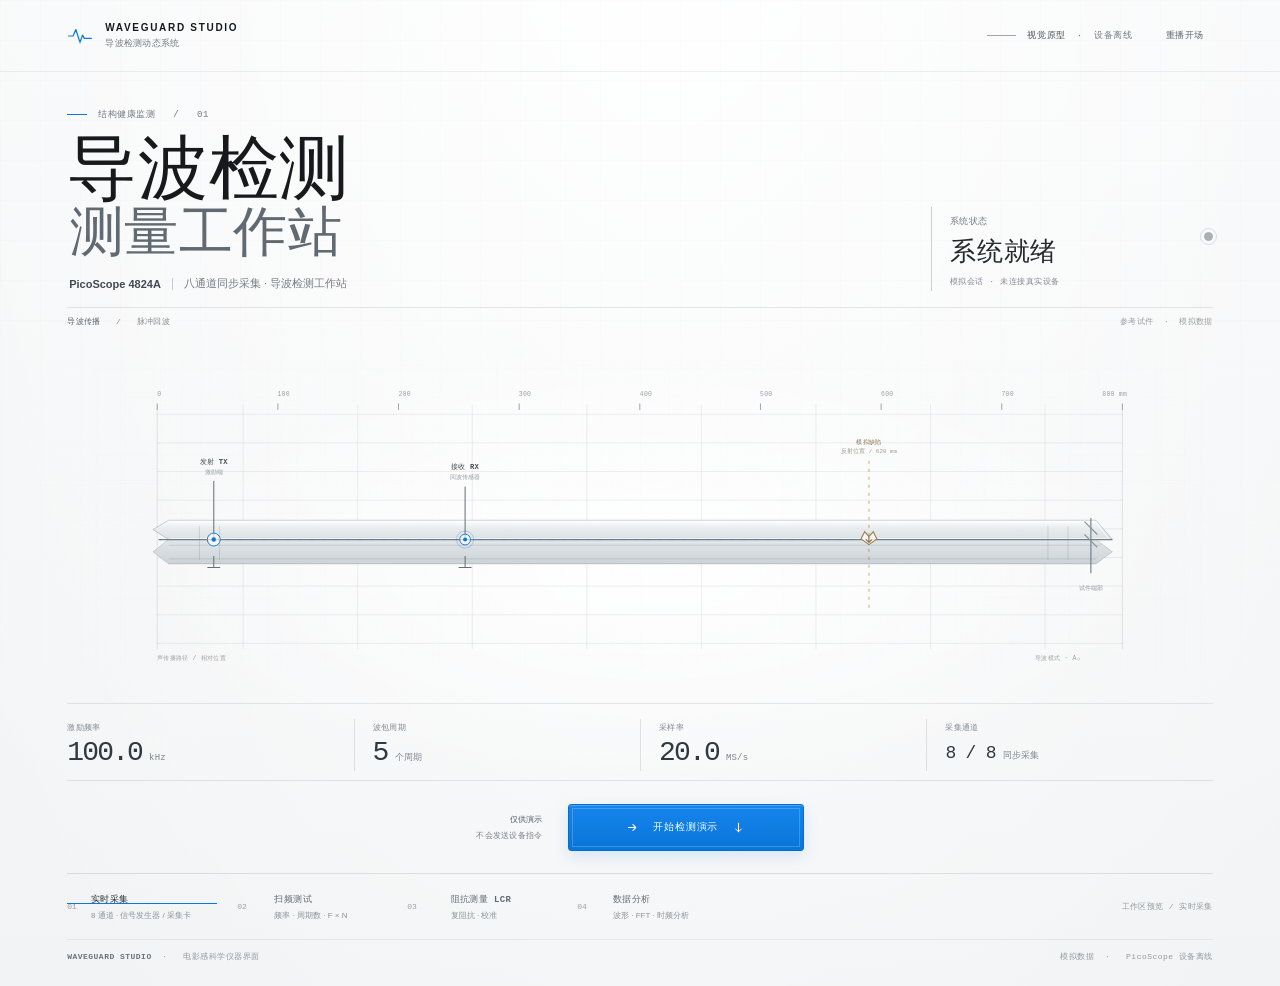
<file: index.html>
<!doctype html>
<html lang="zh-CN">
  <head>
    <meta charset="utf-8" />
    <meta name="viewport" content="width=device-width, initial-scale=1" />
    <meta name="color-scheme" content="light" />
    <meta name="theme-color" content="#f4f5f6" />
    <title>WaveGuard Studio — 导波检测工作站</title>
    <style>
      :root {
        --paper: #f4f5f6;
        --white: #fff;
        --ink: #17191c;
        --graphite: #343a40;
        --muted: #747c84;
        --muted-2: #9299a0;
        --hairline: rgba(26, 34, 42, .12);
        --hairline-light: rgba(26, 34, 42, .07);
        --blue: #0878e7;
        --blue-soft: #8fc4fb;
        --blue-veil: rgba(8, 120, 231, .08);
        --amber: #bb7515;
        --green: #33764f;
        --serif: "Iowan Old Style", "Baskerville", "Palatino Linotype", "Songti SC", serif;
        --mono: "SFMono-Regular", "Cascadia Code", "Roboto Mono", Consolas, monospace;
        --sans: -apple-system, BlinkMacSystemFont, "SF Pro Display", "PingFang SC", "Microsoft YaHei", "Segoe UI", sans-serif;
        --ease: cubic-bezier(.2, .8, .2, 1);
        --ease-enter: cubic-bezier(.16, 1, .3, 1);
        --ease-cinematic: cubic-bezier(.22, 1, .36, 1);
        color-scheme: light;
        font-family: var(--sans);
        font-synthesis: none;
        text-rendering: optimizeLegibility;
        -webkit-font-smoothing: antialiased;
        -moz-osx-font-smoothing: grayscale;
      }
      *, *::before, *::after { box-sizing: border-box; }
      html { min-width: 320px; min-height: 100%; scroll-behavior: smooth; }
      body {
        min-width: 320px; min-height: 100vh; margin: 0; overflow-x: hidden; color: var(--ink);
        background:
          radial-gradient(ellipse at 52% -18%, rgba(255,255,255,.98), transparent 55rem),
          linear-gradient(180deg, #f7f8f9 0%, var(--paper) 68%, #f1f3f4 100%);
      }
      button, a { font: inherit; } button { color: inherit; }
      button:focus-visible, a:focus-visible { outline: 3px solid rgba(8,120,231,.3); outline-offset: 4px; }
      ::selection { color: #fff; background: var(--blue); }
      .lab-grid {
        position: fixed; z-index: -1; inset: 0; pointer-events: none; opacity: .34;
        background-image: linear-gradient(rgba(39,52,64,.028) 1px, transparent 1px), linear-gradient(90deg, rgba(39,52,64,.028) 1px, transparent 1px);
        background-size: 40px 40px;
        mask-image: linear-gradient(to bottom, #000 0, rgba(0,0,0,.72) 48%, transparent 100%);
      }
      .masthead {
        position: relative; z-index: 10; display: flex; width: min(100%, 1600px); min-height: 72px;
        align-items: center; gap: 24px; margin: 0 auto; padding: 0 5.25vw;
        border-bottom: 1px solid rgba(30,42,52,.075);
        transition: opacity 520ms var(--ease), filter 520ms var(--ease), transform 520ms var(--ease);
      }
      .wordmark { display: inline-flex; align-items: center; gap: 12px; color: inherit; text-decoration: none; }
      .wordmark-symbol { width: 26px; height: 26px; flex: 0 0 auto; }
      .wordmark-copy { display: grid; gap: 4px; }
      .wordmark-name { font-size: 10px; font-weight: 750; letter-spacing: .19em; }
      .wordmark-sub { color: var(--muted); font: 9px var(--mono); letter-spacing: .035em; }
      .mast-spacer { flex: 1; }
      .prototype-mark { display: flex; align-items: center; gap: 11px; color: var(--muted); font: 9px var(--mono); letter-spacing: .075em; }
      .prototype-mark .rule { width: 29px; height: 1px; background: #9ea7ae; }
      .prototype-mark strong { color: #49545d; font-weight: 650; }
      .opening-actions { display: flex; align-items: center; gap: 7px; }
      .text-control {
        min-height: 32px; padding: 0 9px; border: 0; border-radius: 6px; color: #5e6871;
        background: transparent; cursor: pointer; font: 9px var(--mono); letter-spacing: .06em;
        transition: color 160ms var(--ease), background 160ms var(--ease);
      }
      .text-control:hover { color: var(--blue); background: rgba(8,120,231,.05); }
      .text-control[hidden] { display: none; }

      .product-shell { width: min(100%, 1600px); margin: 0 auto; padding: 36px 5.25vw 24px; }
      .product-heading {
        display: grid; grid-template-columns: minmax(0, 1fr) minmax(195px, .34fr); align-items: end; gap: 34px;
        margin: 0 0 16px; transition: opacity 460ms var(--ease), transform 620ms var(--ease-cinematic), filter 460ms var(--ease);
      }
      .product-eyebrow { display: flex; align-items: center; gap: 11px; margin: 0 0 15px; color: #717981; font: 9px var(--mono); letter-spacing: .06em; }
      .product-eyebrow::before { width: 20px; height: 1px; background: var(--blue); content: ""; }
      h1 { display: grid; gap: 0; margin: 0; font-size: clamp(38px, 5.45vw, 76px); font-weight: 400; letter-spacing: .01em; line-height: .94; }
      h1 span { display: block; }
      h1 span:first-child { color: #17191c; font-weight: 700; }
      h1 .title-second { padding-left: .045em; color: #626a71; font-family: var(--sans); font-size: .78em; font-weight: 400; font-style: normal; letter-spacing: .01em; line-height: 1.1; }
      .product-description { display: flex; align-items: center; gap: 11px; margin: 15px 0 0 2px; color: var(--muted); font-size: 11px; }
      .product-description .description-divider { width: 1px; height: 12px; background: #c5cbd0; }
      .product-description .instrument-name { color: #424950; font-weight: 580; }
      .system-state {
        display: grid; grid-template-columns: 1fr auto; align-items: end; gap: 4px 16px;
        min-height: 84px; padding: 0 0 4px 18px; border-left: 1px solid #cbd0d4;
        transition: transform 450ms var(--ease-cinematic), opacity 350ms var(--ease);
      }
      .state-caption { color: var(--muted); font: 9px var(--mono); letter-spacing: .06em; }
      .state-name { grid-column: 1; color: #24292e; font: 500 clamp(19px, 2vw, 26px)/1 var(--sans); letter-spacing: .035em; }
      .state-light { position: relative; grid-column: 2; grid-row: 1 / span 2; width: 9px; height: 9px; align-self: center; border: 1px solid #a7afb5; border-radius: 50%; background: #aab1b6; }
      .state-light::after { position: absolute; inset: -5px; border: 1px solid rgba(98,112,122,.2); border-radius: 50%; content: ""; }
      .state-detail { grid-column: 1 / -1; color: #828990; font: 8px var(--mono); letter-spacing: .07em; }
      .system-state[data-state="armed"] .state-light,
      .system-state[data-state="tx"] .state-light,
      .system-state[data-state="wave"] .state-light,
      .system-state[data-state="defect"] .state-light,
      .system-state[data-state="echo"] .state-light,
      .system-state[data-state="rx"] .state-light { border-color: #3d8ed8; background: var(--blue); }
      .system-state[data-state="defect"] .state-light { border-color: #d39b50; background: #cb8b31; }
      .system-state[data-state="complete"] .state-light { border-color: #6f9f80; background: var(--green); }

      .scene-stage {
        position: relative; isolation: isolate; display: grid; grid-template-rows: 27px minmax(0,1fr) 77px;
        height: clamp(400px, 37vw, 510px); overflow: hidden;
        border-top: 1px solid rgba(31,44,54,.1); border-bottom: 1px solid rgba(31,44,54,.1);
        transition: background 640ms var(--ease-cinematic), box-shadow 640ms var(--ease-cinematic);
      }
      .scene-transitioning .scene-stage { will-change: transform; }
      .scene-stage::before {
        position: absolute; z-index: -1; inset: 0; pointer-events: none;
        background: radial-gradient(ellipse at 51% 54%, rgba(255,255,255,.86), rgba(255,255,255,.13) 55%, transparent 80%);
        content: "";
      }
      .scene-meta {
        display: flex; align-items: center; justify-content: space-between; gap: 16px;
        color: #808890; font: 8px var(--mono); letter-spacing: .045em; white-space: nowrap;
      }
      .scene-meta strong { color: #58636d; font-weight: 600; }
      .scene-meta-right { color: #979ea4; text-align: right; }
      .scene-canvas { position: relative; min-width: 0; min-height: 0; }
      .scene-svg { position: absolute; inset: 0; width: 100%; height: 100%; overflow: visible; }
      .scene-svg text { font-family: var(--mono); }
      .metric-value { fill: #28343d; font-family: var(--mono); font-size: 18px; font-weight: 550; letter-spacing: -.04em; }
      #morphTrace { fill: none; stroke: #0878d7; stroke-width: 1.85; stroke-linecap: round; stroke-linejoin: round; stroke-dasharray: none; stroke-dashoffset: 0; vector-effect: non-scaling-stroke; }
      #mobileMorphTrace { stroke-dasharray: none; stroke-dashoffset: 0; }
      #sceneCamera, #mobileCamera { transform-box: view-box; transform-origin: 0 0; }
      #sceneWorld, #mobileWorld { transform-box: view-box; transform-origin: 0 0; }
      .grid-stroke { stroke: rgba(33,48,61,.075); stroke-width: 1; vector-effect: non-scaling-stroke; }
      .grid-major { stroke: rgba(33,48,61,.12); }
      .ruler-text { fill: #98a0a6; font-size: 9px; letter-spacing: .04em; }
      .ruler-tick { stroke: #9ca5ab; stroke-width: 1; vector-effect: non-scaling-stroke; }
      .specimen-body { transform-box: fill-box; transform-origin: center; transition: transform 640ms var(--ease-cinematic), opacity 520ms var(--ease); }
      .specimen-face { fill: url(#specimenFill); stroke: rgba(79,94,105,.28); stroke-width: 1; vector-effect: non-scaling-stroke; }
      .specimen-side { fill: url(#specimenSide); stroke: rgba(79,94,105,.2); stroke-width: 1; vector-effect: non-scaling-stroke; }
      .specimen-highlight { fill: none; stroke: rgba(255,255,255,.9); stroke-width: 1; vector-effect: non-scaling-stroke; }
      .specimen-etch { fill: none; stroke: rgba(80,94,105,.17); stroke-width: 1; vector-effect: non-scaling-stroke; }
      .shared-axis { stroke: #727e88; stroke-width: 1.25; vector-effect: non-scaling-stroke; transition: stroke 560ms var(--ease-cinematic), stroke-width 560ms var(--ease-cinematic); }
      .static-transmission { fill: none; stroke: rgba(8,120,231,.27); stroke-width: 1.1; stroke-dasharray: 4 8; vector-effect: non-scaling-stroke; }
      .station-stem { stroke: #616e78; stroke-width: 1; vector-effect: non-scaling-stroke; }
      .station-halo { fill: rgba(255,255,255,.66); stroke: #82909b; stroke-width: 1; vector-effect: non-scaling-stroke; }
      .station-core { fill: #727f89; }
      .station-blue { stroke: #277fcd; }
      .station-blue-core { fill: #1677cf; }
      .station-name { fill: #434c54; font-size: 10px; font-weight: 650; letter-spacing: .035em; }
      .station-note { fill: #90989e; font-size: 8px; letter-spacing: .025em; }
      .defect-guide { stroke: rgba(164,112,37,.58); stroke-width: 1; stroke-dasharray: 3 5; vector-effect: non-scaling-stroke; transition: opacity 300ms var(--ease); }
      .defect-mark { fill: #f3f4f3; stroke: #9b7b4f; stroke-width: 1.1; vector-effect: non-scaling-stroke; transition: fill 260ms var(--ease), stroke 260ms var(--ease), transform 420ms var(--ease-cinematic); transform-box: fill-box; transform-origin: center; }
      .defect-crack { fill: none; stroke: #8a7252; stroke-width: 1.2; stroke-linecap: round; vector-effect: non-scaling-stroke; }
      .defect-label { fill: #87704f; font-size: 9px; letter-spacing: .035em; }
      .defect-sub { fill: #9d968a; font-size: 8px; letter-spacing: .02em; }
      .packet-curve { fill: none; stroke: #1680df; stroke-width: 1.7; stroke-linecap: round; vector-effect: non-scaling-stroke; }
      .packet-underlay { fill: none; stroke: rgba(8,120,231,.2); stroke-width: 5; stroke-linecap: round; filter: url(#softBlur); vector-effect: non-scaling-stroke; }
      .packet-container { opacity: .055; transition: opacity 200ms linear; }
      .packet-visible { opacity: .96; }
      .packet-return .packet-curve { stroke: #4b92d1; stroke-width: 1.6; }
      .propagation-tail { fill: none; stroke: rgba(8,120,231,.46); stroke-width: 1; stroke-linecap: round; vector-effect: non-scaling-stroke; }
      .tx-flare { fill: rgba(8,120,231,.13); stroke: rgba(8,120,231,.38); stroke-width: 1; opacity: 0; transform-box: fill-box; transform-origin: center; vector-effect: non-scaling-stroke; }
      .rx-flare { fill: rgba(8,120,231,.09); stroke: rgba(8,120,231,.52); stroke-width: 1; opacity: 0; vector-effect: non-scaling-stroke; }
      .scene-stage.is-firing .tx-flare { animation: terminal-flash 320ms var(--ease-enter) both; }
      .scene-stage.is-firing .tx-flare:nth-child(2) { animation-delay: 55ms; }
      .scene-stage.is-rx .rx-flare { animation: terminal-flash 440ms var(--ease-enter) both; }
      .scene-stage.is-rx .rx-flare:nth-child(2) { animation-delay: 65ms; }
      .scene-stage.is-defect #defectMark { fill: #fff6e9; stroke: #b67a22; transform: scale(1.14); }
      .scene-stage.is-defect #defectHalo { opacity: 1; transform: scale(1.1); }
      .defect-halo { fill: rgba(202,140,47,.08); stroke: rgba(179,119,32,.3); stroke-width: 1; opacity: 0; transform-box: fill-box; transform-origin: center; transition: opacity 240ms ease, transform 520ms var(--ease-cinematic); }
      .opening-draw { stroke-dasharray: 1; stroke-dashoffset: 1; }
      .is-opening .opening-draw { animation: draw-signature 1120ms var(--ease-enter) 140ms forwards; }
      .is-opening .product-heading { animation: editorial-enter 760ms var(--ease-enter) both; }
      .is-opening .system-state { animation: editorial-enter 580ms var(--ease-enter) 170ms both; }
      .scene-scope { opacity: 0; transition: opacity 140ms linear; }
      .scope-grid, .scope-axis { stroke: rgba(39,59,76,.115); stroke-width: 1; vector-effect: non-scaling-stroke; }
      .scope-grid.major { stroke: rgba(39,59,76,.18); }
      .shared-axis { transition: stroke 120ms linear, stroke-width 120ms linear; }
      .scope-axis { stroke: rgba(56,78,97,.58); stroke-width: 1; vector-effect: non-scaling-stroke; }
      .scope-grid { stroke: rgba(39,59,76,.115); stroke-width: 1; vector-effect: non-scaling-stroke; }
      .scope-grid.major { stroke: rgba(39,59,76,.18); }
      .scope-label { fill: #78848d; font-size: 9px; letter-spacing: .035em; }
      .scope-caption { fill: #6a7883; font-size: 8px; letter-spacing: .035em; }
      .scope-trace { fill: none; stroke: #0878d7; stroke-width: 1.85; stroke-linecap: round; stroke-linejoin: round; stroke-dasharray: 1; stroke-dashoffset: 1; vector-effect: non-scaling-stroke; }
      .scope-envelope { fill: url(#scopeFill); opacity: 0; transition: opacity 450ms ease; }
      .scene-stage.is-measured .scope-trace { animation: draw-signature 690ms var(--ease-enter) forwards; }
      .scene-stage.is-measured .scope-envelope { opacity: .11; }
      .scope-cursor { stroke: rgba(8,120,231,.72); stroke-width: 1; stroke-dasharray: 3 5; opacity: 0; vector-effect: non-scaling-stroke; }
      .scene-stage.is-measured .scope-cursor { opacity: .8; transition: opacity 380ms var(--ease) 260ms; }
      .stage-caption { position: absolute; z-index: 2; top: 10%; left: 50%; width: min(90%, 540px); text-align: center; pointer-events: none; opacity: 0; transform: translate(-50%, 8px); transition: opacity 260ms ease, transform 420ms var(--ease-cinematic); }
      .cinematic-active .stage-caption { opacity: 1; transform: translate(-50%, 0); }
      .stage-caption-kicker { display: block; margin-bottom: 8px; color: #687782; font: 8px var(--mono); letter-spacing: .06em; }
      .stage-caption-title { display: block; color: #252b30; font: 500 clamp(18px, 2.4vw, 29px)/1.1 var(--sans); letter-spacing: .015em; }
      .stage-caption-detail { display: block; margin-top: 7px; color: #78828a; font: 8px var(--mono); letter-spacing: .05em; }

      .mobile-scene { display: none; }
      .mobile-svg { position: absolute; inset: 0; width: 100%; height: 100%; overflow: visible; }
      .mobile-scope-grid { fill: none; stroke: rgba(39,59,76,.115); stroke-width: 1; vector-effect: non-scaling-stroke; }
      .mobile-scope-axis { fill: none; stroke: rgba(56,78,97,.32); stroke-width: 1; vector-effect: non-scaling-stroke; }
      .mobile-scope-label { fill: #78848d; font: 11px var(--mono); letter-spacing: .025em; }
      .mobile-station-name { fill: #434c54; font: 650 13px var(--sans); letter-spacing: .04em; }
      .mobile-station-note { fill: #90989e; font: 10px var(--mono); letter-spacing: .02em; }
      .mobile-packet-curve { fill: none; stroke: #1680df; stroke-width: 2; stroke-linecap: round; vector-effect: non-scaling-stroke; }
      .mobile-scope-trace { fill: none; stroke: #0878d7; stroke-width: 2.3; stroke-linecap: round; stroke-linejoin: round; stroke-dasharray: none; stroke-dashoffset: 0; vector-effect: non-scaling-stroke; }
      .mobile-metric { fill: #28343d; font: 550 18px var(--mono); letter-spacing: -.04em; }
      #specimenBody, #stationSystem, #defectSystem, #scopeSystem, #mobilePhysical, #mobileScope,
      #defectHalo, #incidentPacket, #reflectedPacket, #transmittedPacket, #mobileIncident,
      #mobileReflected, #mobileTransmitted, #defectMark { transition: none !important; }
      .wordmark-name { letter-spacing: .17em; }
      .scene-readouts {
        position: relative; z-index: 1; display: grid; grid-template-columns: repeat(4, minmax(0,1fr));
        align-items: center; padding: 9px 0 4px; border-top: 1px solid rgba(38,52,65,.1);
        transition: border-color 420ms var(--ease), opacity 260ms ease;
      }
      .readout { position: relative; display: grid; grid-template-columns: auto auto; grid-template-rows: auto auto; align-items: baseline; justify-content: start; gap: 0 7px; min-height: 52px; padding: 3px 14px 2px 0; }
      .readout + .readout { padding-left: 18px; border-left: 1px solid rgba(47,61,73,.13); }
      .readout-label { grid-column: 1 / -1; margin-bottom: 5px; color: #7d8790; font: 8px var(--mono); letter-spacing: .04em; transition: color 300ms ease; }
      .readout-value { color: #303941; font: 500 clamp(19px, 2.2vw, 28px)/1 var(--mono); letter-spacing: -.065em; transition: color 300ms ease, transform 420ms var(--ease-enter); }
      .readout-unit { color: #7c858d; font: 9px var(--mono); letter-spacing: .02em; }
      .readout:nth-child(4) .readout-value { font-size: clamp(14px,1.5vw,18px); letter-spacing: -.04em; }
      .scene-stage.is-measured .scene-readouts { border-color: rgba(8,120,231,.2); }
      .scene-stage.is-measured .readout { animation: readout-enter 430ms var(--ease-enter) both; }
      .scene-stage.is-measured .readout:nth-child(2) { animation-delay: 75ms; }
      .scene-stage.is-measured .readout:nth-child(3) { animation-delay: 150ms; }
      .scene-stage.is-measured .readout:nth-child(4) { animation-delay: 225ms; }
      @keyframes readout-enter { from { opacity: .18; transform: translateY(7px); } to { opacity: 1; transform: translateY(0); } }

      .action-strip { display: flex; align-items: center; justify-content: center; gap: 25px; min-height: 92px; transition: opacity 360ms var(--ease), transform 420ms var(--ease); }
      .action-context { display: grid; gap: 5px; color: #7a8289; font: 8px var(--mono); letter-spacing: .04em; text-align: right; }
      .action-context strong { color: #4b555e; font-weight: 600; }
      .start-inspection {
        position: relative; display: inline-flex; min-width: 236px; min-height: 47px; align-items: center; justify-content: center; gap: 14px;
        padding: 0 19px; border: 1px solid #076dcb; border-radius: 3px; color: #fff;
        background: linear-gradient(180deg, #1685ed, #0875d8); box-shadow: 0 5px 16px rgba(8,120,231,.14), inset 0 1px 0 rgba(255,255,255,.24);
        cursor: pointer; font: 650 10px var(--mono); letter-spacing: .08em;
        transition: transform 170ms var(--ease), box-shadow 220ms var(--ease), background 220ms var(--ease);
      }
      .start-inspection::before { position: absolute; inset: 3px; border: 1px solid rgba(255,255,255,.2); content: ""; pointer-events: none; }
      .start-inspection:hover { transform: translateY(-1px); background: linear-gradient(180deg, #208ff6, #0b71cf); box-shadow: 0 7px 20px rgba(8,120,231,.2), inset 0 1px 0 rgba(255,255,255,.25); }
      .start-inspection:active { transform: scale(.975); }
      .start-inspection:disabled { cursor: default; opacity: .65; transform: none; }
      .start-arrow { width: 13px; height: 13px; }
      .complete-stamp { display: none; color: var(--green); font: 9px var(--mono); letter-spacing: .13em; }
      .is-complete .complete-stamp { display: inline-flex; align-items: center; gap: 7px; }
      .complete-stamp::before { width: 6px; height: 6px; border-radius: 50%; background: #418259; content: ""; }

      .workspace-dock {
        display: grid; grid-template-columns: 1fr auto; align-items: center; gap: 20px; min-height: 67px;
        border-top: 1px solid rgba(29,41,51,.12); border-bottom: 1px solid rgba(29,41,51,.075);
        transition: opacity 360ms var(--ease), transform 420ms var(--ease);
      }
      .dock-items { display: flex; min-width: 0; align-items: stretch; gap: 0; }
      .dock-item {
        position: relative; display: grid; grid-template-columns: auto auto; align-content: center; gap: 4px 9px;
        min-width: 150px; padding: 0 21px 0 0; margin-right: 20px; border: 0; color: #626b73;
        background: transparent; text-align: left; cursor: pointer; transition: color 180ms var(--ease);
      }
      .dock-item::after { position: absolute; right: 0; bottom: 17px; left: 0; height: 1px; background: transparent; content: ""; transition: background 180ms ease; }
      .dock-item:hover, .dock-item[aria-current="page"] { color: #22292f; }
      .dock-item[aria-current="page"]::after { background: var(--blue); }
      .dock-index { grid-row: 1 / span 2; align-self: center; color: #9aa1a7; font: 8px var(--mono); }
      .dock-name { font: 650 9px var(--mono); letter-spacing: .04em; }
      .dock-detail { color: #8b9399; font-size: 8px; }
      .dock-note { color: #92999f; font: 8px var(--mono); letter-spacing: .05em; text-align: right; }
      .sub-footer { display: flex; justify-content: space-between; gap: 12px; padding-top: 11px; color: #939aa0; font: 8px var(--mono); letter-spacing: .06em; transition: opacity 360ms var(--ease); }
      .sub-footer strong { color: #69747d; font-weight: 600; }

      .cinema-caption {
        position: absolute; z-index: 60; top: 13%; left: 50%; width: min(92%, 600px);
        opacity: 0; text-align: center; pointer-events: none; transform: translate(-50%, 9px);
        transition: opacity 200ms ease, transform 420ms var(--ease-cinematic);
      }
      .cinematic-active .cinema-caption { opacity: 1; transform: translate(-50%, 0); }
      .cinema-caption small { display: block; margin-bottom: 7px; color: #74828c; font: 8px var(--mono); letter-spacing: .22em; }
      .cinema-caption strong { display: block; color: #242b30; font: 500 clamp(20px, 2.5vw, 31px)/1 var(--sans); letter-spacing: .02em; }
      .cinema-caption span { display: block; margin-top: 7px; color: #78848d; font: 8px var(--mono); letter-spacing: .13em; }
      .director-hud {
        position: fixed; z-index: 80; right: max(24px, calc((100vw - 1480px)/2)); bottom: 25px; left: max(24px, calc((100vw - 1480px)/2));
        display: grid; grid-template-columns: auto minmax(0,1fr) auto; align-items: center; gap: 22px;
        padding: 14px 17px 12px; border: 1px solid rgba(46,59,70,.12); color: #454e55;
        background: rgba(249,250,251,.92); box-shadow: 0 10px 38px rgba(26,38,49,.09);
        backdrop-filter: blur(18px) saturate(130%); -webkit-backdrop-filter: blur(18px) saturate(130%);
        opacity: 0; visibility: hidden; transform: translateY(15px);
        transition: opacity 300ms ease, transform 480ms var(--ease-cinematic), visibility 300ms;
      }
      .cinematic-active .director-hud { opacity: 1; visibility: visible; transform: translateY(0); }
      .director-current { display: grid; min-width: 178px; gap: 4px; }
      .director-current small { color: #7e8991; font: 8px var(--mono); letter-spacing: .15em; }
      .director-current strong { color: #303941; font: 600 10px var(--mono); letter-spacing: .08em; }
      .director-track { display: grid; min-width: 0; gap: 10px; }
      .director-progress { height: 1px; overflow: hidden; background: #d8dde1; }
      .director-progress-fill { width: 100%; height: 100%; background: var(--blue); transform: scaleX(0); transform-origin: left center; }
      .director-steps { display: flex; min-width: 0; justify-content: space-between; gap: 5px; overflow: hidden; }
      .director-step { overflow: hidden; color: #a0a6ab; font: 7px var(--mono); letter-spacing: .035em; text-overflow: ellipsis; white-space: nowrap; transition: color 180ms ease; }
      .director-step[aria-current="step"] { color: #166bb4; }
      .skip-inspection { position: fixed; z-index: 85; right: 30px; bottom: 24px; min-height: 34px; padding: 0 13px; border: 1px solid #d9dfe3; color: #616d76; background: rgba(255,255,255,.9); backdrop-filter: blur(10px); cursor: pointer; font: 9px var(--sans); letter-spacing: .06em; opacity: 0; pointer-events: none; transition: opacity 240ms ease, color 180ms ease, border-color 180ms ease; }
      .cinematic-active .skip-inspection:not([hidden]) { opacity: .88; pointer-events: auto; }
      .skip-inspection:hover { border-color: #99bce0; color: #126ab5; }
      .skip-inspection[hidden] { display: none; }
      .intro-cue {
        position: fixed; z-index: 90; right: 20px; bottom: 18px; display: flex; align-items: center; gap: 10px;
        padding: 9px 10px; border: 1px solid rgba(36,48,59,.12); color: #68737c; background: rgba(250,251,251,.94);
        box-shadow: 0 7px 24px rgba(28,39,49,.08); font: 8px var(--mono); letter-spacing: .08em;
        opacity: 0; transform: translateY(8px); transition: opacity 220ms ease, transform 350ms var(--ease-enter);
      }
      .intro-cue[hidden] { display: none; }
      .is-opening .intro-cue:not([hidden]) { opacity: 1; transform: translateY(0); }
      .intro-cue button { padding: 5px 7px; border: 1px solid #dfe3e6; color: #55616a; background: #fff; cursor: pointer; font: 8px var(--mono); }
      .intro-cue button:hover { color: var(--blue); border-color: #a9c7e4; }

      .cinematic-active .masthead { opacity: .24; filter: blur(1px); transform: translateY(-3px); }
      .cinematic-active .product-heading { opacity: .08; filter: blur(2px); transform: translateY(-20px) scale(.985); }
      .cinematic-active .action-strip, .cinematic-active .workspace-dock, .cinematic-active .sub-footer { opacity: .04; transform: translateY(12px); pointer-events: none; }
      .cinematic-active .scene-stage {
        position: fixed; z-index: 40; inset: 0; width: 100%; height: 100vh; height: 100svh; max-height: none; min-height: 0;
        grid-template-rows: 32px minmax(0,1fr) 94px; margin: 0; padding: 34px 5.2vw 105px;
        border: 0; background: radial-gradient(ellipse at 50% 46%, #fff 0%, #f7f8f9 58%, #f1f3f4 100%);
      }
      .cinematic-active .scene-stage::before { background: radial-gradient(ellipse at 50% 49%, rgba(255,255,255,.98), rgba(255,255,255,.18) 65%, transparent 90%); }
      .cinematic-active .scene-canvas { min-height: 0; }
      .cinematic-active .stage-caption { opacity: 0; }
      .cinematic-active .scene-readouts { opacity: 0; border-color: rgba(8,120,231,.16); pointer-events: none; }
      .cinematic-active .scene-readouts .readout-value { color: #202a32; }
      .cinematic-active .cinema-caption { top: 10.5%; }
      .cinematic-active[data-phase="defect"] .cinema-caption strong { color: #785820; }
      .cinematic-active[data-phase="complete"] .cinema-caption strong { color: #36734f; }
      .cinematic-active .scene-meta { opacity: .62; }
      .cinematic-active .mobile-scene { height: 100%; }
      .is-complete .cinema-caption { opacity: 0; visibility: hidden; }

      @keyframes draw-signature { to { stroke-dashoffset: 0; } }
      @keyframes editorial-enter { from { opacity: 0; transform: translateY(14px); filter: blur(3px); } to { opacity: 1; transform: translateY(0); filter: blur(0); } }
      @keyframes terminal-flash { 0% { opacity: 0; transform: scale(.65); } 35% { opacity: 1; transform: scale(1.08); } 100% { opacity: .05; transform: scale(1.8); } }

      @media (max-width: 1040px) {
        .masthead { padding-right: 4vw; padding-left: 4vw; }
        .product-shell { padding-right: 4vw; padding-left: 4vw; }
        .product-heading { grid-template-columns: minmax(0,1fr) minmax(165px,.36fr); gap: 22px; }
        h1 { font-size: clamp(38px,6.1vw,64px); }
        .scene-stage { height: clamp(400px,47vw,500px); }
        .director-hud { right: 18px; left: 18px; gap: 15px; }
        .director-current { min-width: 145px; }
        .director-step { font-size: 6px; }
      }
      @media (max-width: 720px) {
        .masthead { min-height: 62px; gap: 12px; padding-right: 19px; padding-left: 19px; }
        .wordmark-symbol { width: 23px; height: 23px; }
        .wordmark-name { font-size: 9px; } .wordmark-sub { font-size: 8px; }
        .prototype-mark { gap: 7px; font-size: 7px; letter-spacing: .04em; }
        .prototype-mark .rule { width: 15px; }
        .opening-actions { gap: 0; }
        .text-control { min-height: 29px; padding: 0 6px; font-size: 7px; }
        .product-shell { padding: 28px 20px 19px; }
        .product-heading { grid-template-columns: 1fr; gap: 18px; margin-bottom: 12px; }
        .product-eyebrow { margin-bottom: 12px; font-size: 8px; }
        h1 { font-size: clamp(38px,9.5vw,60px); }
        h1 .title-second { font-size: .71em; }
        .product-description { flex-wrap: wrap; gap: 8px; margin-top: 12px; font-size: 10px; }
        .system-state { grid-template-columns: auto 1fr auto; align-items: center; gap: 6px 10px; min-height: 0; padding: 8px 0 2px; border-left: 0; border-top: 1px solid var(--hairline); }
        .state-caption { grid-column: 1; grid-row: 1; font-size: 7px; }
        .state-name { grid-column: 2; grid-row: 1; font-size: 17px; }
        .state-light { grid-column: 3; grid-row: 1; }
        .state-detail { grid-column: 1 / -1; grid-row: 2; font-size: 7px; }
        .scene-stage { height: auto; min-height: 0; grid-template-rows: 24px 390px 92px; }
        .scene-meta { gap: 9px; font-size: 6px; letter-spacing: .065em; }
        .scene-meta-right { max-width: 45%; overflow: hidden; text-overflow: ellipsis; }
        .desktop-scene { display: none; }
        .mobile-scene { position: relative; display: block; width: 100%; height: 100%; }
        .mobile-heading { position: absolute; top: 7px; left: 4px; color: #7e8890; font: 7px var(--mono); letter-spacing: .11em; }
        .mobile-propagation { position: absolute; inset: 27px 0 0; opacity: 1; transform: scaleY(1); transform-origin: center; transition: opacity 480ms var(--ease-cinematic), transform 560ms var(--ease-cinematic); }
        .mobile-rail { position: absolute; top: 5px; bottom: 2px; left: 50%; width: min(100%,310px); transform: translateX(-50%); }
        .mobile-specimen {
          position: absolute; top: 17px; bottom: 33px; left: calc(50% - 17px); width: 34px;
          border: 1px solid rgba(78,94,106,.28); border-radius: 17px;
          background: linear-gradient(90deg,#e3e7e9 0%,#fff 27%,#f4f6f7 72%,#dfe4e7 100%);
          box-shadow: inset 0 0 0 5px rgba(255,255,255,.22);
          transition: transform 560ms var(--ease-cinematic), opacity 450ms ease;
        }
        .mobile-specimen::before, .mobile-specimen::after { position:absolute; left: 6px; right:6px; height:1px; background:rgba(95,110,121,.19); content:""; }
        .mobile-specimen::before { top:8px; } .mobile-specimen::after { bottom:8px; }
        .mobile-axis { position:absolute; top: 17px; bottom:33px; left:50%; width:1px; background:rgba(35,54,69,.43); transform:translateX(-50%); transition:background 500ms ease,width 500ms ease; }
        .mobile-station { position:absolute; left:50%; display:grid; justify-items:center; gap:5px; width:108px; color:#4c5760; transform:translateX(-50%); text-align:center; }
        .mobile-station-top { top:0; } .mobile-station-mid { top:42%; } .mobile-station-bottom { top:77%; bottom:auto; }
        .mobile-station strong { display:block; font:650 8px var(--mono); letter-spacing:.13em; }
        .mobile-station small { color:#929ba1; font:7px var(--mono); letter-spacing:.07em; }
        .mobile-node { width:14px; height:14px; border:1px solid #83919b; border-radius:50%; background:#fafbfb; box-shadow:0 0 0 4px rgba(255,255,255,.62); }
        .mobile-station-mid .mobile-node { border-color:#3989ce; }
        .mobile-station-bottom .mobile-node { border-color:#a07d4d; border-radius:2px; transform:rotate(45deg); }
        .mobile-packet { position:absolute; z-index:2; top:23px; left:50%; display:block; width:22px; height:46px; border-radius:50%; opacity:.06; background:linear-gradient(180deg,transparent,rgba(8,120,231,.19),#1a84dd 48%,rgba(8,120,231,.15),transparent); filter:blur(1px); transform:translate(-50%,0); }
        .mobile-packet.is-visible { opacity:.92; }
        .mobile-echo { position:absolute; z-index:2; top:23px; left:50%; display:block; width:20px; height:34px; border-radius:50%; opacity:0; background:linear-gradient(180deg,transparent,rgba(8,120,231,.12),#4b92d1 52%,transparent); filter:blur(1px); transform:translate(-50%,0); }
        .mobile-defect-halo { position:absolute; top:77%; left:50%; width:30px; height:30px; border:1px solid rgba(183,126,41,.0); border-radius:50%; transform:translate(-50%,-50%); transition:border-color 200ms ease,transform 450ms var(--ease-cinematic); }
        .scene-stage.is-defect .mobile-defect-halo { border-color:rgba(183,126,41,.46); transform:translate(-50%,-50%) scale(1.12); }
        .mobile-scope { position:absolute; inset:35px 0 7px; display:grid; place-items:center; opacity:0; clip-path:inset(48% 0 48%); transform:scaleY(.08); transform-origin:center; transition:opacity 420ms var(--ease-cinematic),clip-path 560ms var(--ease-cinematic),transform 560ms var(--ease-cinematic); }
        .mobile-scope svg { width:100%; height:100%; overflow:visible; }
        .mobile-scope text { fill:#78848d; font:12px var(--mono); }
        .mobile-scope-grid { stroke:rgba(45,63,78,.13); stroke-width:1; vector-effect:non-scaling-stroke; }
        .mobile-scope-axis { stroke:rgba(56,78,97,.46); stroke-width:1; vector-effect:non-scaling-stroke; }
        .mobile-scope-trace { fill:none; stroke:#0878d7; stroke-width:2.3; stroke-linecap:round; stroke-linejoin:round; stroke-dasharray:1; stroke-dashoffset:1; vector-effect:non-scaling-stroke; }
        .scene-stage.is-scope .mobile-propagation { opacity:.04; transform:scaleY(.045); }
        .scene-stage.is-scope .mobile-specimen { opacity:.08; transform:scaleY(.03); }
        .scene-stage.is-scope .mobile-axis { width:2px; background:#4c82ad; }
        .scene-stage.is-scope .mobile-scope { opacity:1; clip-path:inset(0); transform:scaleY(1); }
        .scene-stage.is-measured .mobile-scope-trace { animation:draw-signature 650ms var(--ease-enter) forwards; }
        .scene-readouts { grid-template-columns:repeat(2,minmax(0,1fr)); padding-top:7px; }
        .readout { min-height:35px; padding:2px 5px 6px 0; gap:0 6px; }
        .readout + .readout { padding-left:10px; }
        .readout:nth-child(3) { border-left:0; padding-left:0; }
        .readout-label { margin-bottom:3px; font-size:6px; }
        .readout-value { font-size:17px; }
        .readout-unit { font-size:7px; }
        .readout:nth-child(4) .readout-value { font-size:12px; }
        .action-strip { min-height:83px; flex-direction:column; gap:9px; padding:11px 0 13px; }
        .action-context { display:flex; gap:7px; text-align:center; font-size:7px; }
        .start-inspection { width:min(100%,360px); min-height:43px; }
        .workspace-dock { grid-template-columns:1fr; gap:0; min-height:0; }
        .dock-items { justify-content:space-between; overflow-x:auto; }
        .dock-item { min-width:0; flex:1; gap:4px; margin-right:0; padding:14px 7px 15px 0; }
        .dock-item::after { bottom:8px; }
        .dock-index { grid-row:auto; font-size:6px; }
        .dock-name { font-size:7px; letter-spacing:.04em; }
        .dock-detail { grid-column:1 / -1; font-size:6px; white-space:nowrap; }
        .dock-note { padding:0 0 11px; text-align:left; font-size:7px; }
        .sub-footer { align-items:flex-start; flex-direction:column; gap:4px; font-size:7px; }
        .intro-cue { right:10px; bottom:10px; left:10px; justify-content:space-between; }
        .director-hud { display:none; }
        .director-current { grid-column:1; grid-row:1; min-width:0; gap:3px; }
        .director-current small { font-size:6px; } .director-current strong { font-size:8px; }
        .director-track { grid-column:1 / -1; grid-row:2; gap:6px; }
        .director-steps { gap:2px; }
        .director-step { max-width:10%; font-size:5px; letter-spacing:0; }
        .skip-inspection { right:12px; bottom:12px; min-height:30px; padding:0 10px; font-size:8px; }
        .cinematic-active .scene-stage { inset:0; grid-template-rows:24px minmax(0,1fr) 94px; padding:20px 18px 116px; }
        .cinematic-active .scene-canvas { min-height:0; }
        .cinematic-active .cinema-caption { top:7.5%; left:20px; width:auto; text-align:left; transform:translateY(0); }
        .cinematic-active .cinema-caption small { font-size:6px; margin-bottom:5px; }
        .cinematic-active .cinema-caption strong { font-size:18px; }
        .cinematic-active .cinema-caption span { font-size:6px; margin-top:5px; }
      }
      @media (prefers-reduced-motion: reduce) {
        html { scroll-behavior:auto; }
        *,*::before,*::after { animation-duration:.01ms !important; animation-iteration-count:1 !important; scroll-behavior:auto !important; transition-duration:.01ms !important; }
      }
    </style>
  </head>
  <body>
    <div class="lab-grid" aria-hidden="true"></div>
    <header class="masthead">
      <a class="wordmark" href="#top" aria-label="WaveGuard Studio">
        <svg class="wordmark-symbol" viewBox="0 0 32 32" fill="none" aria-hidden="true">
          <path d="M2 16h5.5l3.4-8 5.1 16 3.1-9.1 2.2 4H30" stroke="#0878e7" stroke-width="1.5" stroke-linecap="round" stroke-linejoin="round"/>
          <circle cx="16" cy="24" r="1.2" fill="#7eb9ed"/>
        </svg>
        <span class="wordmark-copy"><span class="wordmark-name">WAVEGUARD STUDIO</span><span class="wordmark-sub">导波检测动态系统</span></span>
      </a>
      <span class="mast-spacer"></span>
      <div class="prototype-mark" aria-label="离线视觉演示，设备未连接">
        <span class="rule"></span><strong>视觉原型</strong><span>·</span><span>设备离线</span>
      </div>
      <div class="opening-actions">
        <button class="text-control" id="replayOpening" type="button" aria-label="重播产品开场动画">重播开场</button>
      </div>
    </header>

    <main class="product-shell" id="top">
      <section class="product-heading" aria-labelledby="mainTitle">
        <div class="product-copy">
          <p class="product-eyebrow">结构健康监测&nbsp;&nbsp; / &nbsp;&nbsp;01</p>
          <h1 id="mainTitle"><span>导波检测</span><span class="title-second">测量工作站</span></h1>
          <p class="product-description"><span class="instrument-name">PicoScope 4824A</span><i class="description-divider" aria-hidden="true"></i><span>八通道同步采集 · 导波检测工作站</span></p>
        </div>
        <div class="system-state" id="systemState" data-state="ready" aria-live="polite" aria-atomic="true">
          <span class="state-caption">系统状态</span><strong class="state-name" id="systemStateName">系统就绪</strong><i class="state-light" aria-hidden="true"></i>
          <span class="state-detail" id="systemStateDetail">模拟会话&nbsp;&nbsp;·&nbsp;&nbsp;未连接真实设备</span>
        </div>
      </section>

      <section class="scene-stage" id="sceneStage" aria-label="导波传播与示波器测量主场景">
        <div class="scene-meta">
          <span id="sceneMode"><strong>导波传播</strong>&nbsp;&nbsp; / &nbsp;&nbsp;脉冲回波</span>
          <span class="scene-meta-right">参考试件&nbsp;&nbsp;·&nbsp;&nbsp;模拟数据</span>
        </div>
        <div class="scene-canvas">
          <svg class="scene-svg desktop-scene" viewBox="0 0 1600 500" preserveAspectRatio="xMidYMid meet" role="img" aria-labelledby="heroSvgTitle heroSvgDesc">
            <title id="heroSvgTitle">WaveGuard 导波传播场景</title>
            <desc id="heroSvgDesc">模拟汉宁窗导波脉冲从 TX 发射，沿试件传播并在缺陷处分裂，反射波返回 RX，连续变形成示波器采集波形。示例结果：飞行时间 462.0 微秒、峰值 0.384 伏、信噪比 38.6 分贝；设备未连接。</desc>
            <defs>
              <linearGradient id="specimenFill" x1="0" x2="0" y1="0" y2="1"><stop offset="0" stop-color="#fdfefe"/><stop offset=".42" stop-color="#e8ecee"/><stop offset="1" stop-color="#dbe1e4"/></linearGradient>
              <linearGradient id="specimenSide" x1="0" x2="0" y1="0" y2="1"><stop offset="0" stop-color="#e1e6e8"/><stop offset="1" stop-color="#ccd3d7"/></linearGradient>
              <linearGradient id="scopeFill" x1="0" x2="0" y1="0" y2="1"><stop offset="0" stop-color="#1680dc"/><stop offset="1" stop-color="#1680dc" stop-opacity="0"/></linearGradient>
              <filter id="softBlur" x="-30%" y="-200%" width="160%" height="500%"><feGaussianBlur stdDeviation="2.1"/></filter>
              <pattern id="microGrid" width="40" height="40" patternUnits="userSpaceOnUse"><path d="M40 0H0V40" fill="none" stroke="rgba(41,58,73,.035)" stroke-width="1"/></pattern>
              <clipPath id="packetClip" clipPathUnits="userSpaceOnUse"><rect id="packetClipRect" x="0" y="-40" width="0" height="80"/></clipPath>
            </defs>

            <g id="sceneCamera">
              <g id="sceneWorld">
            <g aria-hidden="true">
              <rect x="36" y="30" width="1528" height="430" fill="url(#microGrid)" opacity=".55"/>
              <path d="M126 104H1474" class="grid-stroke"/>
              <path d="M126 144H1474M126 184H1474M126 224H1474M126 264H1474M126 304H1474M126 344H1474M126 384H1474M126 424H1474" class="grid-stroke"/>
              <path d="M246 90V432M406 90V432M566 90V432M726 90V432M886 90V432M1046 90V432M1206 90V432M1366 90V432" class="grid-stroke"/>
              <path d="M126 90V432M1474 90V432" class="grid-major grid-stroke"/>
              <path id="desktopRulerTicks" d="M126 89v9m160-9v9m160-9v9m160-9v9m160-9v9m160-9v9m160-9v9m160-9v9m160-9v9m108-9v9" class="ruler-tick"/>
              <g id="distanceRuler">
                <text x="126" y="78" class="ruler-text">0</text><text x="294" y="78" class="ruler-text">100</text><text x="463" y="78" class="ruler-text">200</text>
                <text x="631" y="78" class="ruler-text">300</text><text x="800" y="78" class="ruler-text">400</text><text x="968" y="78" class="ruler-text">500</text>
                <text x="1137" y="78" class="ruler-text">600</text><text x="1305" y="78" class="ruler-text">700</text><text x="1446" y="78" class="ruler-text">800 mm</text>
              </g>
              <g id="timeRuler" opacity="0">
                <text x="132" y="78" class="ruler-text">−100</text><text x="280" y="78" class="ruler-text">0</text><text x="577" y="78" class="ruler-text">200</text>
                <text x="874" y="78" class="ruler-text">400</text><text x="1171" y="78" class="ruler-text">600</text><text x="1434" y="78" class="ruler-text">800 μs</text>
              </g>
              <g id="distanceFooter">
                <text x="126" y="447" class="ruler-text">声传播路径 / 相对位置</text>
                <text x="1352" y="447" class="ruler-text">导波模式 · A₀</text>
              </g>
            </g>

            <g id="scopeSystem" class="scene-scope" aria-hidden="true">
              <g>
                <path d="M132 112H1468M132 156H1468M132 200H1468M132 244H1468M132 288H1468M132 332H1468M132 376H1468M132 420H1468" class="scope-grid"/>
                <path d="M132 112V420M266 112V420M400 112V420M534 112V420M668 112V420M802 112V420M936 112V420M1070 112V420M1204 112V420M1338 112V420M1468 112V420" class="scope-grid"/>
                <path d="M132 112V420M1468 112V420" class="scope-axis"/>
                <text x="132" y="99" class="scope-caption">采集卡 / 分块采集 · 20 MS/s · 每通道 200 k 点</text>
                <text x="138" y="128" class="scope-label">+0.5</text><text x="144" y="291" class="scope-label">0</text><text x="138" y="416" class="scope-label">−0.5 V</text>
                <text x="132" y="438" class="scope-label">−100 μs</text><text x="280" y="438" class="scope-label">0</text><text x="577" y="438" class="scope-label">200</text>
                <text x="874" y="438" class="scope-label">400</text><text x="1171" y="438" class="scope-label">600</text><text x="1434" y="438" class="scope-label">800 μs</text>
              </g>
            </g>

            <g id="propagationSystem">
              <g id="specimenBody" class="specimen-body">
                <path class="specimen-side" d="M142 279H1437L1460 296L1437 313H142L120 296Z"/>
                <path class="specimen-face" d="M142 252H1437L1460 279H142L120 265Z"/>
                <path class="specimen-highlight" d="M144 254H1436L1455 278H145"/>
                <path class="specimen-etch" d="M142 287H1444M142 306H1437"/>
                <path d="M185 260V307M213 260V307M1370 260V307M1398 260V307" class="specimen-etch"/>
              </g>
              <line id="sharedAxis" class="shared-axis" x1="128" y1="279" x2="1460" y2="279"/>
              <path d="M205 279H1120" class="static-transmission"/>
              <path id="propagationTail" class="propagation-tail" d="M205 279H205"/>

              <g id="txFlare"><circle class="tx-flare" cx="205" cy="279" r="18"/><circle class="tx-flare" cx="205" cy="279" r="28"/></g>
              <g id="rxFlare"><circle class="rx-flare" cx="556" cy="279" r="12"/><circle class="rx-flare" cx="556" cy="279" r="22"/></g>

              <g id="stationSystem" class="station-system">
                <g id="txStation">
                  <path d="M205 197V279" class="station-stem"/>
                  <circle cx="205" cy="279" r="9" class="station-halo station-blue"/><circle cx="205" cy="279" r="3.1" class="station-blue-core"/>
                  <text x="205" y="174" text-anchor="middle" class="station-name">发射 TX</text>
                  <text x="205" y="188" text-anchor="middle" class="station-note">激励端</text>
                  <path d="M205 302v16m-9 0h18" class="station-stem"/>
                </g>
                <g id="rxStation">
                  <path d="M556 205V279" class="station-stem"/>
                  <circle cx="556" cy="279" r="12" fill="none" stroke="rgba(33,112,177,.27)" stroke-width="1" vector-effect="non-scaling-stroke"/>
                  <circle cx="556" cy="279" r="7.5" class="station-halo station-blue"/><circle cx="556" cy="279" r="2.8" class="station-blue-core"/>
                  <text x="556" y="181" text-anchor="middle" class="station-name">接收 RX</text>
                  <text x="556" y="195" text-anchor="middle" class="station-note">回波传感器</text>
                  <path d="M556 302v16m-9 0h18" class="station-stem"/>
                </g>
                <g id="farEnd">
                  <path d="M1430 249V326" class="station-stem"/>
                  <path d="M1421 254l18 18m-18 0 18 18" fill="none" stroke="#89939a" stroke-width="1.2" vector-effect="non-scaling-stroke"/>
                  <text x="1430" y="350" text-anchor="middle" class="station-note">试件端部</text>
                </g>
              </g>

              <g id="defectSystem" class="defect-system">
                <path d="M1120 169V375" class="defect-guide"/>
                <circle id="defectHalo" class="defect-halo" cx="1120" cy="279" r="19"/>
                <path id="defectMark" class="defect-mark" d="M1114 268l6 7 6-7 5 10-11 8-11-8Z"/>
                <path class="defect-crack" d="M1120 276v5m-4-2 4 4 4-4"/>
                <text x="1120" y="145" text-anchor="middle" class="defect-label">模拟缺陷</text>
                <text x="1120" y="158" text-anchor="middle" class="defect-sub">反射位置 / 620 mm</text>
              </g>

              <g id="incidentPacket" class="packet-container" transform="translate(205 279)" clip-path="url(#packetClip)">
                <path class="packet-underlay" id="incidentBlur" d=""/>
                <path class="packet-curve" id="incidentCurve" d=""/>
              </g>
              <g id="reflectedPacket" class="packet-container packet-return" transform="translate(1120 279) scale(-1 1)">
                <path class="packet-underlay" id="returnBlur" d=""/>
                <path class="packet-curve" id="returnCurve" d=""/>
              </g>
              <g id="transmittedPacket" class="packet-container" opacity="0">
                <path class="packet-underlay" id="transmitBlur" d=""/>
                <path class="packet-curve" id="transmitCurve" d=""/>
              </g>
              <path id="morphTrace" class="scope-trace" d="" opacity="0" pathLength="1"/>
              <g id="metricOverlay" opacity="0" aria-hidden="true">
                <line id="scopeCursor" class="scope-cursor" x1="966" y1="112" x2="966" y2="420"/>
                <circle id="scopeMarker" cx="966" cy="0" r="4" fill="#fff" stroke="#0878d7" stroke-width="1.5" vector-effect="non-scaling-stroke"/>
                <path d="M966 168v20h-18M966 188h198m-198 0v34m0-34h-132" fill="none" stroke="rgba(8,120,231,.42)" stroke-width="1" vector-effect="non-scaling-stroke"/>
                <text x="948" y="151" class="scope-caption">飞行时间 / TOF</text>
                <text x="948" y="174" class="metric-value">462.0 μs</text>
                <text x="1168" y="174" class="scope-caption">峰值 / PEAK</text>
                <text x="1168" y="197" class="metric-value">0.384 V</text>
                <text x="834" y="214" class="scope-caption">信噪比 / SNR</text>
                <text x="834" y="237" class="metric-value">38.6 dB</text>
              </g>
            </g>
              </g>
            </g>
          </svg>

          <div class="mobile-scene" id="mobileScene" role="img" aria-label="连续示意：汉宁窗波包沿试件传播，遇到模拟缺陷后反射并在接收端变形成测量波形。">
            <svg class="mobile-svg" viewBox="0 0 600 600" preserveAspectRatio="xMidYMid meet" aria-hidden="true">
              <defs><clipPath id="mobilePacketClip"><rect id="mobilePacketClipRect" x="-30" y="-56" width="0" height="112"/></clipPath></defs>
              <g id="mobileCamera"><g id="mobileWorld">
                <path d="M36 55H564M36 95H564M36 135H564M36 175H564M36 215H564M36 255H564M36 295H564M36 335H564M36 375H564M36 415H564M36 455H564M36 495H564M36 535H564" fill="none" stroke="rgba(33,48,61,.055)" stroke-width="1"/>
                <g id="mobileScope" opacity="0">
                  <path d="M30 70H570M30 116H570M30 162H570M30 208H570M30 254H570M30 300H570M30 346H570M30 392H570M30 438H570M30 484H570M30 530H570M30 70V530M84 70V530M138 70V530M192 70V530M246 70V530M300 70V530M354 70V530M408 70V530M462 70V530M516 70V530M570 70V530" class="mobile-scope-grid"/>
                  <path d="M30 70V530M30 300H570M570 70V530" class="mobile-scope-axis"/>
                  <text x="36" y="91" class="mobile-scope-label">分块采集 · 20 MS/s</text>
                  <text x="36" y="520" class="mobile-scope-label">−100 μs</text><text x="270" y="520" class="mobile-scope-label">300</text><text x="535" y="520" class="mobile-scope-label">800 μs</text>
                </g>
                <g id="mobilePhysical">
                  <rect id="mobileSpecimen" x="284" y="72" width="32" height="456" rx="16" fill="url(#specimenFill)" stroke="rgba(79,94,105,.3)"/>
                  <path d="M291 84v432m18-432v432" fill="none" stroke="rgba(80,94,105,.13)"/>
                  <path id="mobileAxis" d="M300 62V540" fill="none" stroke="#727e88" stroke-width="1.25"/>
                  <path id="mobileRulerTicks" d="" fill="none" stroke="#9ca5ab" stroke-width="1"/>
                  <g id="mobileTx"><circle cx="300" cy="103" r="11" fill="#fff" stroke="#277fcd"/><circle cx="300" cy="103" r="3" fill="#1677cf"/><text x="345" y="99" class="mobile-station-name">发射 TX</text><text x="345" y="116" class="mobile-station-note">汉宁窗激励</text></g>
                  <g id="mobileRx"><circle cx="300" cy="250" r="11" fill="#fff" stroke="#277fcd"/><circle cx="300" cy="250" r="3" fill="#1677cf"/><text x="345" y="247" class="mobile-station-name">接收 RX</text><text x="345" y="264" class="mobile-station-note">回波传感器</text></g>
                  <g id="mobileDefect"><circle id="mobileDefectHalo" cx="300" cy="486" r="21" fill="rgba(202,140,47,.08)" stroke="rgba(179,119,32,.3)" stroke-width="1" opacity="0"/><path d="M293 477l7 8 7-8 5 11-12 8-12-8Z" fill="#f3f4f3" stroke="#9b7b4f"/><text x="345" y="483" class="mobile-station-name">模拟缺陷</text><text x="345" y="500" class="mobile-station-note">反射位置 / 620 mm</text></g>
                  <g id="mobileTxFlare" opacity="0"><circle cx="300" cy="103" r="23" fill="none" stroke="rgba(8,120,231,.42)"/><circle cx="300" cy="103" r="37" fill="none" stroke="rgba(8,120,231,.24)"/></g>
                  <g id="mobileIncident" clip-path="url(#mobilePacketClip)" opacity="0"><path id="mobileIncidentPath" class="mobile-packet-curve" d=""/></g>
                  <g id="mobileReflected" opacity="0"><path id="mobileReflectedPath" class="mobile-packet-curve" d=""/></g>
                  <g id="mobileTransmitted" opacity="0"><path id="mobileTransmittedPath" class="mobile-packet-curve" d=""/></g>
                </g>
                <path id="mobileMorphTrace" class="mobile-scope-trace" d="" opacity="0"/>
                <g id="mobileMetricOverlay" opacity="0">
                  <text x="352" y="144" class="mobile-scope-label">飞行时间 / TOF</text><text x="352" y="166" class="mobile-metric">462.0 μs</text>
                  <text x="352" y="194" class="mobile-scope-label">峰值 / PEAK</text><text x="352" y="216" class="mobile-metric">0.384 V</text>
                  <text x="352" y="244" class="mobile-scope-label">信噪比 / SNR</text><text x="352" y="266" class="mobile-metric">38.6 dB</text>
                </g>
                <g id="mobileDistanceRuler" fill="#98a0a6" font-family="var(--mono)" font-size="12">
                  <text x="328" y="107">0</text><text x="328" y="163">100</text><text x="328" y="219">200</text><text x="328" y="275">300</text><text x="328" y="331">400</text><text x="328" y="387">500</text><text x="328" y="443">600</text><text x="328" y="499">700</text><text x="328" y="535">800 mm</text>
                </g>
                <g id="mobileTimeRuler" fill="#98a0a6" font-family="var(--mono)" font-size="12" opacity="0">
                  <text x="30" y="554">−100</text><text x="150" y="554">100</text><text x="270" y="554">300</text><text x="390" y="554">500</text><text x="510" y="554">700</text><text x="548" y="554">800 μs</text>
                </g>
              </g></g>
            </svg>
          </div>

          <div class="stage-caption" id="stageCaption"><span class="stage-caption-kicker">A₀ 导波模式 / 参考试件</span><span class="stage-caption-title">传播路径 · 800 mm</span><span class="stage-caption-detail">发射 → 接收 → 模拟缺陷</span></div>
        </div>

        <div class="scene-readouts" id="sceneReadouts" aria-label="演示参数与测量摘要">
          <div class="readout"><span class="readout-label" data-readout-label="0">激励频率</span><strong class="readout-value" data-readout-value="0">100.0</strong><span class="readout-unit" data-readout-unit="0">kHz</span></div>
          <div class="readout"><span class="readout-label" data-readout-label="1">波包周期</span><strong class="readout-value" data-readout-value="1">5</strong><span class="readout-unit" data-readout-unit="1">个周期</span></div>
          <div class="readout"><span class="readout-label" data-readout-label="2">采样率</span><strong class="readout-value" data-readout-value="2">20.0</strong><span class="readout-unit" data-readout-unit="2">MS/s</span></div>
          <div class="readout"><span class="readout-label" data-readout-label="3">采集通道</span><strong class="readout-value" data-readout-value="3">8 / 8</strong><span class="readout-unit" data-readout-unit="3">同步采集</span></div>
        </div>
      </section>

      <section class="action-strip" aria-label="演示控制">
        <div class="action-context"><strong>仅供演示</strong><span>不会发送设备指令</span></div>
        <button class="start-inspection" id="startInspection" type="button">
          <svg class="start-arrow" viewBox="0 0 16 16" fill="none" aria-hidden="true"><path d="M3 8h9m-3.5-3.5L12 8l-3.5 3.5" stroke="currentColor" stroke-width="1.35" stroke-linecap="round" stroke-linejoin="round"/></svg>
          <span id="startLabel">开始检测演示</span>
          <svg class="start-arrow" viewBox="0 0 16 16" fill="none" aria-hidden="true"><path d="M8 2.7v10.6M4.5 9.8 8 13.3l3.5-3.5" stroke="currentColor" stroke-width="1.2" stroke-linecap="round" stroke-linejoin="round"/></svg>
        </button>
        <span class="complete-stamp" id="completeStamp">演示采集完成</span>
      </section>

      <nav class="workspace-dock" aria-label="工作区预览">
        <div class="dock-items">
          <button class="dock-item" type="button" data-workspace="live" aria-current="page"><span class="dock-index">01</span><span class="dock-name">实时采集</span><span class="dock-detail">8 通道 · 信号发生器 / 采集卡</span></button>
          <button class="dock-item" type="button" data-workspace="sweep"><span class="dock-index">02</span><span class="dock-name">扫频测试</span><span class="dock-detail">频率 · 周期数 · F × N</span></button>
          <button class="dock-item" type="button" data-workspace="lcr"><span class="dock-index">03</span><span class="dock-name">阻抗测量 LCR</span><span class="dock-detail">复阻抗 · 校准</span></button>
          <button class="dock-item" type="button" data-workspace="analysis"><span class="dock-index">04</span><span class="dock-name">数据分析</span><span class="dock-detail">波形 · FFT · 时频分析</span></button>
        </div>
        <span class="dock-note" id="dockNote">工作区预览 / 实时采集</span>
      </nav>
      <footer class="sub-footer"><span><strong>WAVEGUARD STUDIO</strong>&nbsp;&nbsp;·&nbsp;&nbsp; 电影感科学仪器界面</span><span>模拟数据&nbsp;&nbsp;·&nbsp;&nbsp; PicoScope 设备离线</span></footer>
    </main>

    <div class="intro-cue" id="introCue" hidden role="status"><span>WAVEGUARD / 正在启动</span><button id="skipOpening" type="button">跳过开场</button></div>

    <button class="skip-inspection" id="skipInspection" type="button" hidden>跳过演示&nbsp; →</button>

    <script>
      (() => {
        const $ = (selector, root = document) => root.querySelector(selector);
        const $$ = (selector, root = document) => Array.from(root.querySelectorAll(selector));
        const prefersLess = window.matchMedia("(prefers-reduced-motion: reduce)");
        const body = document.body;
        const stage = $("#sceneStage");
        const systemState = $("#systemState");
        const systemStateName = $("#systemStateName");
        const systemStateDetail = $("#systemStateDetail");
        const startButton = $("#startInspection");
        const startLabel = $("#startLabel");
        const replayOpening = $("#replayOpening");
        const introCue = $("#introCue");
        const incident = $("#incidentPacket");
        const reflected = $("#reflectedPacket");
        const transmitted = $("#transmittedPacket");
        const sceneCamera = $("#sceneCamera");
        const mobileCamera = $("#mobileCamera");
        const readoutLabels = $$("[data-readout-label]");
        const readoutValues = $$("[data-readout-value]");
        const readoutUnits = $$("[data-readout-unit]");
        const dockItems = $$(".dock-item");
        const duration = 6300;
        const txX = 205;
        const rxX = 556;
        const defectX = 1120;
        const txY = 103;
        const rxY = 250;
        const defectY = 486;
        const clipRect = $("#packetClipRect");
        const mobileClipRect = $("#mobilePacketClipRect");
        const trace = $("#morphTrace");
        const mobileTrace = $("#mobileMorphTrace");
        let openingTimer = 0;
        let rafId = 0;
        let inspectionStartedAt = 0;
        let inspecting = false;
        let sceneTransition = null;
        let lastState = "";

        const lerp = (a, b, t) => a + (b - a) * t;
        function clamp(value, min = 0, max = 1) { return Math.max(min, Math.min(max, value)); }
        function smooth(value) {
          const t = clamp(value);
          return t * t * (3 - 2 * t);
        }
        function span(progress, start, end) { return smooth((progress - start) / (end - start)); }
        function pathFromPoints(points) {
          return points.map((point, index) =>
            (index ? "L" : "M") + point[0].toFixed(2) + " " + point[1].toFixed(2)
          ).join(" ");
        }
        function hannPath(width, amplitude, phase = 0) {
          const points = [];
          for (let index = 0; index <= 160; index += 1) {
            const t = index / 160;
            const x = (t - .5) * width;
            const envelope = Math.pow(Math.sin(Math.PI * t), 2);
            const carrier = Math.sin(t * Math.PI * 10 + phase) * amplitude * envelope;
            points.push([x, -carrier]);
          }
          return pathFromPoints(points);
        }
        function verticalHannPath(length, amplitude, phase = 0, returning = false) {
          const points = [];
          for (let index = 0; index <= 160; index += 1) {
            const t = index / 160;
            const envelope = Math.pow(Math.sin(Math.PI * t), 2);
            const carrier = Math.sin(t * Math.PI * 10 + phase) * amplitude * envelope;
            const y = (t - .5) * length * (returning ? -1 : 1);
            points.push([carrier, y]);
          }
          return pathFromPoints(points);
        }
        function scopeSignal(x) {
          const direct = Math.exp(-Math.pow((x - 520) / 58, 2)) *
            Math.sin((x - 520) * .115 + Math.PI / 2) * 38;
          const echo = Math.exp(-Math.pow((x - 966) / 48, 2)) *
            Math.sin((x - 966) * .112 + Math.PI / 2) * 54;
          const ring = Math.exp(-Math.pow((x - 754) / 155, 2)) *
            Math.sin((x - 700) * .046) * 2.3;
          return 288 - direct - echo - ring;
        }
        function mobileSignal(x) {
          const direct = Math.exp(-Math.pow((x - 180) / 38, 2)) *
            Math.sin((x - 180) * .18 + Math.PI / 2) * 43;
          const echo = Math.exp(-Math.pow((x - 367) / 35, 2)) *
            Math.sin((x - 367) * .19 + Math.PI / 2) * 58;
          const ring = Math.exp(-Math.pow((x - 272) / 62, 2)) *
            Math.sin((x - 258) * .09) * 3;
          return 300 - direct - echo - ring;
        }
        const targetTrace = Array.from({ length: 161 }, (_, index) => {
          const x = 1468 - index * (1336 / 160);
          return [x, scopeSignal(x)];
        });
        const targetMobileTrace = Array.from({ length: 161 }, (_, index) => {
          const x = 30 + index * (540 / 160);
          return [x, mobileSignal(x)];
        });
        function setOpacity(node, value) { node.style.opacity = String(clamp(value)); }
        function setSystemState(name, detail, state) {
          if (lastState === name + detail + state) return;
          lastState = name + detail + state;
          systemStateName.textContent = name;
          systemStateDetail.textContent = detail;
          systemState.dataset.state = state;
        }
        function setReadouts(measured) {
          const values = measured
            ? [["往返时间 / TOF", "462.0", "μs"], ["峰值 / PEAK", "0.384", "V"], ["信噪比 / SNR", "38.6", "dB"], ["接收通道", "A / D / H", "回波采集"]]
            : [["激励频率", "100.0", "kHz"], ["波包周期", "5", "个周期"], ["采样率", "20.0", "MS/s"], ["采集通道", "8 / 8", "同步采集"]];
          values.forEach((row, index) => {
            readoutLabels[index].textContent = row[0];
            readoutValues[index].textContent = row[1];
            readoutUnits[index].textContent = row[2];
          });
        }
        function updateState(progress) {
          if (progress < .12) {
            body.dataset.phase = "armed";
            setSystemState("系统武装", "采集卡预备 · H 通道触发", "armed");
          } else if (progress < .205) {
            body.dataset.phase = "burst";
            setSystemState("激励已就绪", "汉宁窗 · 100.0 kHz · 5 个周期", "armed");
          } else if (progress < .54) {
            body.dataset.phase = "propagation";
            setSystemState("导波传播中", "A₀ 模态 · 沿试件正向传播", "wave");
          } else if (progress < .625) {
            body.dataset.phase = "impact";
            setSystemState("缺陷交互", "能量分裂 · 反射与透射", "defect");
          } else if (progress < .785) {
            body.dataset.phase = "return";
            setSystemState("回波返回", "反射波沿试件反向传播", "echo");
          } else if (progress < .91) {
            body.dataset.phase = "acquisition";
            setSystemState("接收采集中", "分块采集 · 多通道同步", "rx");
          } else if (progress < 1) {
            body.dataset.phase = "analysis";
            setSystemState("信号分析", "TOF · 峰值 · 信噪比", "rx");
          } else {
            body.dataset.phase = "complete";
            setSystemState("演示完成", "模拟数据 · 设备离线", "complete");
          }
        }
        function setCamera(focusX, focusY, zoom, morph) {
          const x = lerp(focusX, 800, smooth(morph));
          const y = lerp(focusY, 300, smooth(morph));
          const scale = lerp(zoom, 1, smooth(morph));
          sceneCamera.setAttribute("transform", "matrix(" + scale.toFixed(4) + ",0,0," + scale.toFixed(4) + "," +
            (800 - x * scale).toFixed(2) + "," + (279 - 279 * scale).toFixed(2) + ")");
          mobileCamera.setAttribute("transform", "matrix(" + scale.toFixed(4) + ",0,0," + scale.toFixed(4) + "," +
            (300 - 300 * scale).toFixed(2) + "," + (300 - y * scale).toFixed(2) + ")");
        }
        function setDesktopTrace(sourceCenter, amplitude, morph) {
          const points = [];
          for (let index = 0; index <= 160; index += 1) {
            const t = index / 160;
            const x = sourceCenter + 85 - t * 170;
            const packetT = t;
            const envelope = Math.pow(Math.sin(Math.PI * packetT), 2);
            const packetY = 279 - Math.sin(packetT * Math.PI * 10 + .36) * amplitude * envelope;
            const destination = targetTrace[index];
            points.push([lerp(x, destination[0], morph), lerp(packetY, destination[1], morph)]);
          }
          trace.setAttribute("d", pathFromPoints(points));
        }
        function setMobileTrace(sourceCenter, amplitude, morph) {
          const points = [];
          for (let index = 0; index <= 160; index += 1) {
            const t = index / 160;
            const envelope = Math.pow(Math.sin(Math.PI * t), 2);
            const packetX = 300 + Math.sin(t * Math.PI * 10 + .36) * amplitude * envelope;
            const packetY = sourceCenter + 56 - t * 112;
            const destination = targetMobileTrace[index];
            points.push([lerp(packetX, destination[0], morph), lerp(packetY, destination[1], morph)]);
          }
          mobileTrace.setAttribute("d", pathFromPoints(points));
        }
        function mobileTicks(morph) {
          const pieces = [];
          for (let index = 0; index <= 10; index += 1) {
            const y = 62 + index * 47.8;
            const x = 30 + index * 54;
            const x1 = lerp(294, x, morph);
            const y1 = lerp(y, 294, morph);
            const dx = lerp(12, 0, morph);
            const dy = lerp(0, 12, morph);
            pieces.push("M" + x1.toFixed(2) + " " + y1.toFixed(2) + "h" + dx.toFixed(2) + "v" + dy.toFixed(2));
          }
          $("#mobileRulerTicks").setAttribute("d", pieces.join(" "));
        }
        function desktopTicks(morph) {
          const ticks = [];
          for (let index = 0; index <= 8; index += 1) {
            const distanceX = 126 + index * (1348 / 8);
            const timeX = 132 + index * (1336 / 8);
            const x = lerp(distanceX, timeX, morph);
            ticks.push("M" + x.toFixed(2) + " 89v9");
          }
          $("#desktopRulerTicks").setAttribute("d", ticks.join(" "));
        }
        function setRulerAndAxis(morph) {
          setOpacity($("#distanceRuler"), 1 - morph);
          setOpacity($("#timeRuler"), morph);
          setOpacity($("#mobileDistanceRuler"), 1 - morph);
          setOpacity($("#mobileTimeRuler"), morph);
          setOpacity($("#scopeSystem"), morph);
          setOpacity($("#mobileScope"), morph);
          $("#sharedAxis").setAttribute("x1", lerp(128, 132, morph).toFixed(2));
          $("#sharedAxis").setAttribute("x2", lerp(1460, 1468, morph).toFixed(2));
          $("#sharedAxis").setAttribute("y1", lerp(279, 288, morph).toFixed(2));
          $("#sharedAxis").setAttribute("y2", lerp(279, 288, morph).toFixed(2));
          $("#sharedAxis").setAttribute("stroke", morph > .08 ? "#4c82ad" : "#727e88");
          desktopTicks(morph);
          const axisStartX = lerp(300, 30, morph);
          const axisStartY = lerp(62, 300, morph);
          const axisEndX = lerp(300, 570, morph);
          const axisEndY = lerp(540, 300, morph);
          $("#mobileAxis").setAttribute("d", "M" + axisStartX.toFixed(2) + " " + axisStartY.toFixed(2) +
            "L" + axisEndX.toFixed(2) + " " + axisEndY.toFixed(2));
          mobileTicks(morph);
        }
        function setWorkspace(name) {
          const details = {
            live: "工作区预览 / 实时采集",
            sweep: "工作区预览 / 频率 × 周期数",
            lcr: "工作区预览 / 复阻抗测量",
            analysis: "工作区预览 / 波形与时频分析"
          };
          dockItems.forEach((item) => {
            if (item.dataset.workspace === name) item.setAttribute("aria-current", "page");
            else item.removeAttribute("aria-current");
          });
          $("#dockNote").textContent = details[name] || details.live;
        }
        function resetScene() {
          body.dataset.phase = "idle";
          lastState = "";
          stage.classList.remove("is-scope", "is-measured", "is-defect", "is-firing", "is-rx");
          $("#defectMark").removeAttribute("style");
          $("#defectHalo").setAttribute("opacity", "0");
          $("#defectHalo").setAttribute("r", "19");
          $("#mobileDefectHalo").setAttribute("opacity", "0");
          $("#mobileDefectHalo").setAttribute("r", "21");
          $("#specimenBody").style.opacity = "1";
          $("#stationSystem").style.opacity = "1";
          $("#defectSystem").style.opacity = "1";
          $("#mobilePhysical").style.opacity = "1";
          $("#scopeSystem").style.opacity = "0";
          $("#mobileScope").style.opacity = "0";
          $("#metricOverlay").style.opacity = "0";
          $("#mobileMetricOverlay").style.opacity = "0";
          $("#distanceFooter").style.opacity = "1";
          incident.style.opacity = "0";
          reflected.style.opacity = "0";
          transmitted.style.opacity = "0";
          trace.style.opacity = "0";
          mobileTrace.style.opacity = "0";
          trace.setAttribute("d", "");
          mobileTrace.setAttribute("d", "");
          $("#propagationTail").setAttribute("d", "M205 279H205");
          clipRect.setAttribute("x", "-85");
          clipRect.setAttribute("width", "0");
          mobileClipRect.setAttribute("x", "-30");
          mobileClipRect.setAttribute("y", "-56");
          mobileClipRect.setAttribute("width", "60");
          mobileClipRect.setAttribute("height", "0");
          sceneCamera.setAttribute("transform", "matrix(1,0,0,1,0,0)");
          mobileCamera.setAttribute("transform", "matrix(1,0,0,1,0,0)");
          $("#timeRuler").style.opacity = "0";
          $("#distanceRuler").style.opacity = "1";
          $("#mobileTimeRuler").style.opacity = "0";
          $("#mobileDistanceRuler").style.opacity = "1";
          $("#sharedAxis").setAttribute("x1", "128");
          $("#sharedAxis").setAttribute("x2", "1460");
          $("#sharedAxis").setAttribute("y1", "279");
          $("#sharedAxis").setAttribute("y2", "279");
          $("#sharedAxis").setAttribute("stroke", "#727e88");
          $("#mobileAxis").setAttribute("d", "M300 62V540");
          desktopTicks(0);
          mobileTicks(0);
          $("#sceneMode").innerHTML = "<strong>导波传播</strong>&nbsp;&nbsp; / &nbsp;&nbsp;脉冲回波";
          $("#stageCaption").style.display = "";
          $("#completeStamp").style.display = "";
          setReadouts(false);
          setSystemState("系统就绪", "模拟会话 · 未连接真实设备", "ready");
        }
        function closeOpening() {
          window.clearTimeout(openingTimer);
          body.classList.remove("is-opening");
          introCue.hidden = true;
        }
        function playOpening() {
          if (inspecting) return;
          closeOpening();
          if (prefersLess.matches) return;
          void body.offsetWidth;
          body.classList.add("is-opening");
          introCue.hidden = false;
          openingTimer = window.setTimeout(closeOpening, 1580);
        }
        function setDesktopPacket(center, opacity, amplitude, branch = "incident") {
          const node = branch === "incident" ? incident : branch === "reflected" ? reflected : transmitted;
          node.setAttribute("transform", branch === "reflected"
            ? "translate(" + center.toFixed(2) + " 279) scale(-1 1)"
            : "translate(" + center.toFixed(2) + " 279)");
          node.style.opacity = String(clamp(opacity));
          const curveId = branch === "incident" ? "#incidentCurve" : branch === "reflected" ? "#returnCurve" : "#transmitCurve";
          const blurId = branch === "incident" ? "#incidentBlur" : branch === "reflected" ? "#returnBlur" : "#transmitBlur";
          const phase = branch === "reflected" ? .36 : 0;
          const path = hannPath(170, amplitude, phase);
          $(curveId).setAttribute("d", path);
          $(blurId).setAttribute("d", path);
        }
        function setMobilePacket(center, opacity, amplitude, branch = "incident", formation = 1) {
          const node = branch === "incident" ? $("#mobileIncident") :
            branch === "reflected" ? $("#mobileReflected") : $("#mobileTransmitted");
          const pathNode = branch === "incident" ? $("#mobileIncidentPath") :
            branch === "reflected" ? $("#mobileReflectedPath") : $("#mobileTransmittedPath");
          const path = verticalHannPath(112, amplitude, branch === "reflected" ? .36 : 0, false);
          node.setAttribute("transform", "translate(300 " + center.toFixed(2) + ")" +
            (branch === "reflected" ? " scale(1 -1)" : ""));
          node.style.opacity = String(clamp(opacity));
          pathNode.setAttribute("d", path);
          if (branch === "incident") {
            mobileClipRect.setAttribute("x", "-30");
            mobileClipRect.setAttribute("y", "-56");
            mobileClipRect.setAttribute("width", "60");
            mobileClipRect.setAttribute("height", (112 * formation).toFixed(2));
          }
        }
        function setVisualState(progress) {
          const formed = span(progress, .015, .18);
          const launch = span(progress, .155, .245);
          const travel = span(progress, .20, .545);
          const split = span(progress, .535, .62);
          const returnTravel = span(progress, .565, .79);
          const morph = span(progress, .775, .975);
          const metric = span(progress, .885, .99);
          const firePulse = span(progress, .16, .195) * (1 - span(progress, .235, .30));
          const impactPulse = span(progress, .545, .565) * (1 - span(progress, .605, .635));
          const rxPulse = span(progress, .77, .795) * (1 - span(progress, .83, .875));
          const incomingCenter = lerp(txX, defectX, travel);
          const echoCenter = lerp(defectX, rxX, returnTravel);
          const transmitTravel = span(progress, .545, .68);
          const transmitCenter = lerp(defectX, 1430, transmitTravel);
          const packetAmplitude = 20 * formed;
          const incomingOpacity = formed * (.08 + launch * .92) * (1 - split);
          const branchOpacity = split * .72;

          updateState(progress);
          setDesktopPacket(incomingCenter, incomingOpacity, packetAmplitude, "incident");
          setDesktopPacket(echoCenter, branchOpacity * (1 - morph * .92), packetAmplitude * .72, "reflected");
          setDesktopPacket(transmitCenter, branchOpacity * (1 - transmitTravel * .92), packetAmplitude * .48, "transmitted");
          clipRect.setAttribute("x", "-85");
          clipRect.setAttribute("width", (170 * formed).toFixed(2));
          $("#propagationTail").setAttribute("d", "M205 279H" + Math.max(205, incomingCenter - 70).toFixed(2));
          setOpacity($("#propagationTail"), travel * (1 - morph));

          $("#defectHalo").setAttribute("opacity", String(clamp(Math.max(impactPulse, split * (1 - span(progress, .63, .73)) * .62))));
          $("#defectHalo").setAttribute("r", (19 + impactPulse * 16).toFixed(2));
          $("#defectMark").style.fill = impactPulse > .01 ? "#fff6e9" : "";
          $("#defectMark").style.stroke = impactPulse > .01 ? "#b67a22" : "";
          $("#defectMark").style.transform = "scale(" + (1 + impactPulse * .14).toFixed(3) + ")";
          $("#mobileDefectHalo").setAttribute("opacity", String(clamp(Math.max(impactPulse, split * (1 - span(progress, .63, .73)) * .62))));
          $("#mobileDefectHalo").setAttribute("r", (21 + impactPulse * 17).toFixed(2));
          const txFlare = $$("#txFlare circle");
          txFlare.forEach((node, index) => {
            node.style.opacity = String(firePulse * (index ? .48 : .72));
            node.setAttribute("r", String((index ? 28 : 18) + firePulse * (index ? 15 : 9)));
          });
          $("#mobileTxFlare").style.opacity = String(firePulse * .85);
          $$("#rxFlare circle").forEach((node, index) => {
            node.style.opacity = String(rxPulse * (index ? .44 : .72));
            node.setAttribute("r", String((index ? 22 : 12) + rxPulse * (index ? 14 : 8)));
          });

          setMobilePacket(lerp(txY, defectY, travel), incomingOpacity, packetAmplitude * .68, "incident", formed);
          setMobilePacket(lerp(defectY, rxY, returnTravel), branchOpacity * (1 - morph * .92), packetAmplitude * .5, "reflected");
          setMobilePacket(lerp(defectY, 535, transmitTravel), branchOpacity * (1 - transmitTravel * .92), packetAmplitude * .34, "transmitted");

          const follow = span(progress, .08, .21);
          const physicalFocusX = progress < .54
            ? incomingCenter
            : echoCenter;
          const focusX = lerp(800, physicalFocusX, follow);
          const physicalFocusY = progress < .54
            ? lerp(txY, defectY, travel)
            : lerp(defectY, rxY, returnTravel);
          const focusY = lerp(300, physicalFocusY, follow);
          const zoom = 1 + .052 * follow + .026 * impactPulse;
          setCamera(focusX, focusY, zoom, morph);

          const sourceCenter = echoCenter;
          setDesktopTrace(sourceCenter, packetAmplitude * .72, morph);
          setMobileTrace(lerp(defectY, rxY, returnTravel), packetAmplitude * .5, morph);
          setOpacity(trace, morph);
          setOpacity(mobileTrace, morph);
          setRulerAndAxis(morph);
          setOpacity($("#specimenBody"), 1 - morph);
          setOpacity($("#stationSystem"), 1 - morph);
          setOpacity($("#defectSystem"), (1 - morph) * (progress < .72 ? 1 : .3));
          setOpacity($("#distanceFooter"), 1 - morph);
          setOpacity($("#mobilePhysical"), 1 - morph);
          setOpacity($("#metricOverlay"), metric);
          setOpacity($("#mobileMetricOverlay"), metric);
          setOpacity($("#scopeCursor"), metric);
          $("#scopeMarker").setAttribute("cy", scopeSignal(966).toFixed(2));
          $("#sceneMode").innerHTML = morph > .78
            ? "<strong>测量场景</strong>&nbsp;&nbsp; / &nbsp;&nbsp;模拟波形"
            : "<strong>导波传播</strong>&nbsp;&nbsp; / &nbsp;&nbsp;脉冲回波";
          if (progress >= .9) $("#stageCaption").style.display = "none";
          else $("#stageCaption").style.display = "";
          if (progress >= .99) setReadouts(true);
        }
        function playSceneTransition(fromRect, toRect, transitionDuration = 820) {
          if (prefersLess.matches || typeof stage.animate !== "function" || !fromRect.width || !toRect.width) return null;
          const dx = fromRect.left - toRect.left;
          const dy = fromRect.top - toRect.top;
          const sx = fromRect.width / toRect.width;
          const sy = fromRect.height / toRect.height;
          return stage.animate([
            { transformOrigin: "top left", transform: "translate(" + dx + "px," + dy + "px) scale(" + sx + "," + sy + ")" },
            { transformOrigin: "top left", transform: "translate(0,0) scale(1,1)" }
          ], { duration: transitionDuration, easing: "cubic-bezier(.22,1,.36,1)", fill: "both" });
        }
        function clearSceneTransition(animation = sceneTransition) {
          if (!animation) return;
          animation.cancel();
          if (sceneTransition === animation) sceneTransition = null;
        }
        function setWorkspace(name) {
          const details = {
            live: "工作区预览 / 实时采集",
            sweep: "工作区预览 / 频率 × 周期数",
            lcr: "工作区预览 / 复阻抗测量",
            analysis: "工作区预览 / 波形与时频分析"
          };
          dockItems.forEach((item) => {
            if (item.dataset.workspace === name) item.setAttribute("aria-current", "page");
            else item.removeAttribute("aria-current");
          });
          $("#dockNote").textContent = details[name] || details.live;
        }
        function tick(now) {
          if (!inspecting) return;
          const progress = clamp((now - inspectionStartedAt) / duration);
          setVisualState(progress);
          if (progress >= 1) {
            finishInspection(false);
            return;
          }
          rafId = window.requestAnimationFrame(tick);
        }
        async function finishInspection(skipped = false) {
          if (rafId) window.cancelAnimationFrame(rafId);
          rafId = 0;
          clearSceneTransition();
          const fromRect = stage.getBoundingClientRect();
          inspecting = false;
          body.classList.remove("cinematic-active");
          body.classList.add("is-complete", "scene-transitioning");
          body.dataset.phase = "complete";
          $("#skipInspection").hidden = true;
          setReadouts(true);
          setSystemState("演示完成", skipped ? "已跳过 · 当前为模拟测量结果" : "模拟数据 · 设备离线", "complete");
          startButton.disabled = true;
          startLabel.textContent = "重播检测演示";
          replayOpening.disabled = true;
          const toRect = stage.getBoundingClientRect();
          const exitAnimation = playSceneTransition(fromRect, toRect);
          if (exitAnimation) {
            sceneTransition = exitAnimation;
            try { await exitAnimation.finished; } catch (error) { /* interrupted by replay */ }
            clearSceneTransition(exitAnimation);
          }
          body.classList.remove("scene-transitioning");
          if (!inspecting) {
            startButton.disabled = false;
            replayOpening.disabled = false;
          }
        }
        async function startInspection() {
          if (inspecting) return;
          closeOpening();
          clearSceneTransition();
          body.classList.remove("is-complete");
          resetScene();
          const fromRect = stage.getBoundingClientRect();
          body.classList.add("cinematic-active", "scene-transitioning");
          body.dataset.phase = "armed";
          const toRect = stage.getBoundingClientRect();
          const entryAnimation = playSceneTransition(fromRect, toRect);
          sceneTransition = entryAnimation;
          inspecting = true;
          setSystemState("场景聚焦中", "正在展开模拟检测场景", "armed");
          startButton.disabled = true;
          replayOpening.disabled = true;
          $("#skipInspection").hidden = false;
          if (prefersLess.matches) {
            setVisualState(1);
            finishInspection(true);
            return;
          }
          if (entryAnimation) {
            try { await entryAnimation.finished; } catch (error) { /* skipped or interrupted */ }
            clearSceneTransition(entryAnimation);
          }
          if (!inspecting) return;
          body.classList.remove("scene-transitioning");
          inspectionStartedAt = performance.now();
          rafId = window.requestAnimationFrame(tick);
        }
        function stopOpening() { closeOpening(); }
        function bindWorkspaceDock() {
          dockItems.forEach((item) => item.addEventListener("click", () => setWorkspace(item.dataset.workspace)));
        }

        resetScene();
        bindWorkspaceDock();
        startButton.addEventListener("click", startInspection);
        $("#skipInspection").addEventListener("click", () => {
          if (!inspecting) return;
          setVisualState(1);
          finishInspection(true);
        });
        $("#skipOpening").addEventListener("click", stopOpening);
        replayOpening.addEventListener("click", playOpening);
        document.documentElement.classList.add("js-ready");
        window.requestAnimationFrame(playOpening);
      })();
    </script>
  </body>
</html>
</file>
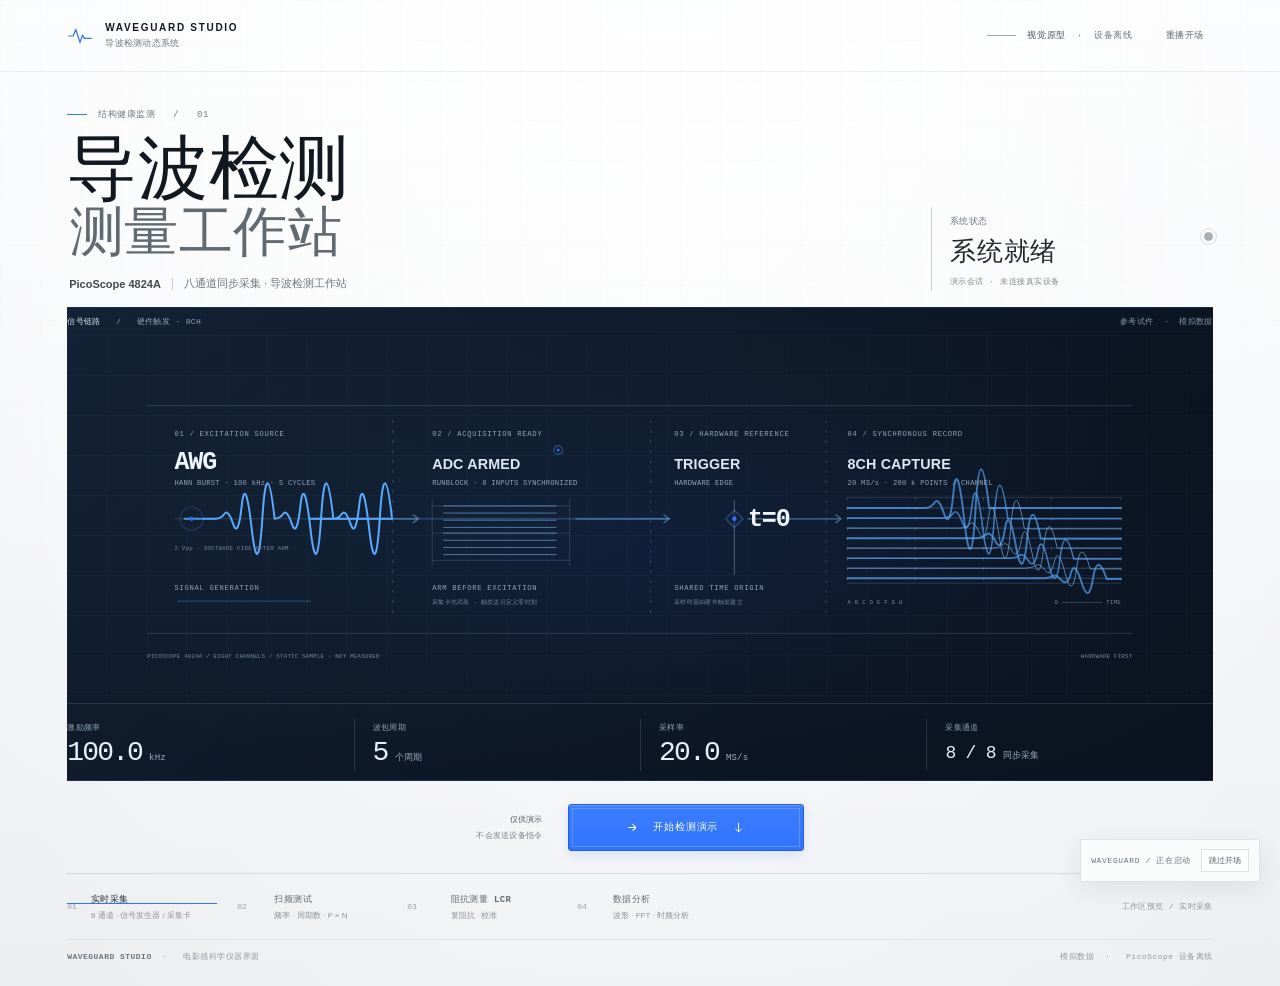
<file: hero-a.html>
<!doctype html>
<html lang="zh-CN" data-hero="A">
  <head>
    <meta charset="utf-8" />
    <meta name="viewport" content="width=device-width, initial-scale=1" />
    <meta name="color-scheme" content="light" />
    <meta name="theme-color" content="#F2F3F5" />
    <title>WaveGuard Studio — Signal Instrument</title>
    <style>
      :root {
        --paper: #F2F3F5;
        --white: #fff;
        --ink: #111820;
        --graphite: #343a40;
        --muted: #747c84;
        --muted-2: #9299a0;
        --hairline: rgba(26, 34, 42, .12);
        --hairline-light: rgba(26, 34, 42, .07);
        --blue: var(--signal);
        --blue-soft: var(--signal-soft);
        --blue-veil: rgba(var(--signal-rgb),.08);
        --amber: var(--copper);
        --green: var(--success);
        --serif: "Iowan Old Style", "Baskerville", "Palatino Linotype", "Songti SC", serif;
        --mono: "SFMono-Regular", "Cascadia Code", "Roboto Mono", Consolas, monospace;
        --sans: -apple-system, BlinkMacSystemFont, "SF Pro Display", "PingFang SC", "Microsoft YaHei", "Segoe UI", sans-serif;
        --ease: cubic-bezier(.2, .8, .2, 1);
        --ease-enter: cubic-bezier(.16, 1, .3, 1);
        --ease-cinematic: cubic-bezier(.22, 1, .36, 1);
        color-scheme: light;
        font-family: var(--sans);
        font-synthesis: none;
        text-rendering: optimizeLegibility;
        -webkit-font-smoothing: antialiased;
        -moz-osx-font-smoothing: grayscale;
      }
      *, *::before, *::after { box-sizing: border-box; }
      html { min-width: 320px; min-height: 100%; scroll-behavior: smooth; }
      body {
        min-width: 320px; min-height: 100vh; margin: 0; overflow-x: hidden; color: var(--ink);
        background:
          radial-gradient(ellipse at 52% -18%, rgba(255,255,255,.98), transparent 55rem),
          linear-gradient(180deg, #FBFCFD 0%, var(--paper) 68%, #ECEEF1 100%);
      }
      button, a { font: inherit; } button { color: inherit; }
      button:focus-visible, a:focus-visible { outline: 3px solid rgba(var(--signal-rgb),.3); outline-offset: 4px; }
      ::selection { color: #fff; background: var(--blue); }
      .lab-grid {
        position: fixed; z-index: -1; inset: 0; pointer-events: none; opacity: .34;
        background-image: linear-gradient(rgba(39,52,64,.028) 1px, transparent 1px), linear-gradient(90deg, rgba(39,52,64,.028) 1px, transparent 1px);
        background-size: 40px 40px;
        mask-image: linear-gradient(to bottom, #000 0, rgba(0,0,0,.72) 48%, transparent 100%);
      }
      .masthead {
        position: relative; z-index: 10; display: flex; width: min(100%, 1600px); min-height: 72px;
        align-items: center; gap: 24px; margin: 0 auto; padding: 0 5.25vw;
        border-bottom: 1px solid rgba(30,42,52,.075);
        transition: opacity 520ms var(--ease), filter 520ms var(--ease), transform 520ms var(--ease);
      }
      .wordmark { display: inline-flex; align-items: center; gap: 12px; color: inherit; text-decoration: none; }
      .wordmark-symbol { width: 26px; height: 26px; flex: 0 0 auto; }
      .wordmark-copy { display: grid; gap: 4px; }
      .wordmark-name { font-size: 10px; font-weight: 750; letter-spacing: .19em; }
      .wordmark-sub { color: var(--muted); font: 9px var(--mono); letter-spacing: .035em; }
      .mast-spacer { flex: 1; }
      .prototype-mark { display: flex; align-items: center; gap: 11px; color: var(--muted); font: 9px var(--mono); letter-spacing: .075em; }
      .prototype-mark .rule { width: 29px; height: 1px; background: #9ea7ae; }
      .prototype-mark strong { color: #49545d; font-weight: 650; }
      .opening-actions { display: flex; align-items: center; gap: 7px; }
      .text-control {
        min-height: 32px; padding: 0 9px; border: 0; border-radius: 6px; color: #5e6871;
        background: transparent; cursor: pointer; font: 9px var(--mono); letter-spacing: .06em;
        transition: color 160ms var(--ease), background 160ms var(--ease);
      }
      .text-control:hover { color: var(--blue); background: rgba(var(--signal-rgb),.05); }
      .text-control[hidden] { display: none; }

      .product-shell { width: min(100%, 1600px); margin: 0 auto; padding: 36px 5.25vw 24px; }
      .product-heading {
        display: grid; grid-template-columns: minmax(0, 1fr) minmax(195px, .34fr); align-items: end; gap: 34px;
        margin: 0 0 16px; transition: opacity 460ms var(--ease), transform 620ms var(--ease-cinematic), filter 460ms var(--ease);
      }
      .product-eyebrow { display: flex; align-items: center; gap: 11px; margin: 0 0 15px; color: #717981; font: 9px var(--mono); letter-spacing: .06em; }
      .product-eyebrow::before { width: 20px; height: 1px; background: var(--blue); content: ""; }
      h1 { display: grid; gap: 0; margin: 0; font-size: clamp(38px, 5.45vw, 76px); font-weight: 400; letter-spacing: .01em; line-height: .94; }
      h1 span { display: block; }
      h1 span:first-child { color: #111820; font-weight: 700; }
      h1 .title-second { padding-left: .045em; color: #626a71; font-family: var(--sans); font-size: .78em; font-weight: 400; font-style: normal; letter-spacing: .01em; line-height: 1.1; }
      .product-description { display: flex; align-items: center; gap: 11px; margin: 15px 0 0 2px; color: var(--muted); font-size: 11px; }
      .product-description .description-divider { width: 1px; height: 12px; background: #c5cbd0; }
      .product-description .instrument-name { color: #424950; font-weight: 580; }
      .system-state {
        display: grid; grid-template-columns: 1fr auto; align-items: end; gap: 4px 16px;
        min-height: 84px; padding: 0 0 4px 18px; border-left: 1px solid #cbd0d4;
        transition: transform 450ms var(--ease-cinematic), opacity 350ms var(--ease);
      }
      .state-caption { color: var(--muted); font: 9px var(--mono); letter-spacing: .06em; }
      .state-name { grid-column: 1; color: #24292e; font: 500 clamp(19px, 2vw, 26px)/1 var(--sans); letter-spacing: .035em; }
      .state-light { position: relative; grid-column: 2; grid-row: 1 / span 2; width: 9px; height: 9px; align-self: center; border: 1px solid #a7afb5; border-radius: 50%; background: #aab1b6; }
      .state-light::after { position: absolute; inset: -5px; border: 1px solid rgba(98,112,122,.2); border-radius: 50%; content: ""; }
      .state-detail { grid-column: 1 / -1; color: #828990; font: 8px var(--mono); letter-spacing: .07em; }
      .system-state[data-state="armed"] .state-light,
      .system-state[data-state="tx"] .state-light,
      .system-state[data-state="wave"] .state-light,
      .system-state[data-state="defect"] .state-light,
      .system-state[data-state="echo"] .state-light,
      .system-state[data-state="rx"] .state-light { border-color: var(--signal); background: var(--blue); }
      .system-state[data-state="defect"] .state-light { border-color: var(--copper); background: var(--copper); }
      .system-state[data-state="complete"] .state-light { border-color: var(--success); background: var(--green); }

      .scene-stage {
        position: relative; isolation: isolate; display: grid; grid-template-rows: 27px minmax(0,1fr) 77px;
        height: clamp(400px, 37vw, 510px); overflow: hidden;
        border-top: 1px solid rgba(31,44,54,.1); border-bottom: 1px solid rgba(31,44,54,.1);
        transition: background 640ms var(--ease-cinematic), box-shadow 640ms var(--ease-cinematic);
      }
      .scene-transitioning .scene-stage { will-change: transform; }
      .scene-stage::before {
        position: absolute; z-index: -1; inset: 0; pointer-events: none;
        background: radial-gradient(ellipse at 51% 54%, rgba(255,255,255,.86), rgba(255,255,255,.13) 55%, transparent 80%);
        content: "";
      }
      .scene-meta {
        display: flex; align-items: center; justify-content: space-between; gap: 16px;
        color: #808890; font: 8px var(--mono); letter-spacing: .045em; white-space: nowrap;
      }
      .scene-meta strong { color: #58636d; font-weight: 600; }
      .scene-meta-right { color: #979ea4; text-align: right; }
      .scene-canvas { position: relative; min-width: 0; min-height: 0; }
      .scene-svg { position: absolute; inset: 0; width: 100%; height: 100%; overflow: visible; }
      .scene-svg text { font-family: var(--mono); }
      .metric-value { fill: #28343d; font-family: var(--mono); font-size: 18px; font-weight: 550; letter-spacing: -.04em; }
      #morphTrace { fill: none; stroke: var(--signal); stroke-width: 1.85; stroke-linecap: round; stroke-linejoin: round; stroke-dasharray: none; stroke-dashoffset: 0; vector-effect: non-scaling-stroke; }
      #mobileMorphTrace { stroke-dasharray: none; stroke-dashoffset: 0; }
      #sceneCamera, #mobileCamera { transform-box: view-box; transform-origin: 0 0; }
      #sceneWorld, #mobileWorld { transform-box: view-box; transform-origin: 0 0; }
      .grid-stroke { stroke: rgba(33,48,61,.075); stroke-width: 1; vector-effect: non-scaling-stroke; }
      .grid-major { stroke: rgba(33,48,61,.12); }
      .ruler-text { fill: #98a0a6; font-size: 9px; letter-spacing: .04em; }
      .ruler-tick { stroke: #9ca5ab; stroke-width: 1; vector-effect: non-scaling-stroke; }
      .specimen-body { transform-box: fill-box; transform-origin: center; transition: transform 640ms var(--ease-cinematic), opacity 520ms var(--ease); }
      .specimen-face { fill: url(#specimenFill); stroke: rgba(79,94,105,.28); stroke-width: 1; vector-effect: non-scaling-stroke; }
      .specimen-side { fill: url(#specimenSide); stroke: rgba(79,94,105,.2); stroke-width: 1; vector-effect: non-scaling-stroke; }
      .specimen-highlight { fill: none; stroke: rgba(255,255,255,.9); stroke-width: 1; vector-effect: non-scaling-stroke; }
      .specimen-etch { fill: none; stroke: rgba(80,94,105,.17); stroke-width: 1; vector-effect: non-scaling-stroke; }
      .shared-axis { stroke: #727e88; stroke-width: 1.25; vector-effect: non-scaling-stroke; transition: stroke 560ms var(--ease-cinematic), stroke-width 560ms var(--ease-cinematic); }
      .static-transmission { fill: none; stroke: rgba(var(--signal-rgb),.27); stroke-width: 1.1; stroke-dasharray: 4 8; vector-effect: non-scaling-stroke; }
      .station-stem { stroke: #616e78; stroke-width: 1; vector-effect: non-scaling-stroke; }
      .station-halo { fill: rgba(255,255,255,.66); stroke: #82909b; stroke-width: 1; vector-effect: non-scaling-stroke; }
      .station-core { fill: #727f89; }
      .station-blue { stroke: var(--signal); }
      .station-blue-core { fill: var(--signal); }
      .station-name { fill: #434c54; font-size: 10px; font-weight: 650; letter-spacing: .035em; }
      .station-note { fill: #90989e; font-size: 8px; letter-spacing: .025em; }
      .defect-guide { stroke: rgba(164,112,37,.58); stroke-width: 1; stroke-dasharray: 3 5; vector-effect: non-scaling-stroke; transition: opacity 300ms var(--ease); }
      .defect-mark { fill: #f3f4f3; stroke: var(--copper); stroke-width: 1.1; vector-effect: non-scaling-stroke; transition: fill 260ms var(--ease), stroke 260ms var(--ease), transform 420ms var(--ease-cinematic); transform-box: fill-box; transform-origin: center; }
      .defect-crack { fill: none; stroke: var(--copper); stroke-width: 1.2; stroke-linecap: round; vector-effect: non-scaling-stroke; }
      .defect-label { fill: var(--copper); font-size: 9px; letter-spacing: .035em; }
      .defect-sub { fill: #9d968a; font-size: 8px; letter-spacing: .02em; }
      .packet-curve { fill: none; stroke: var(--signal-hi); stroke-width: 1.7; stroke-linecap: round; vector-effect: non-scaling-stroke; }
      .packet-underlay { fill: none; stroke: rgba(var(--signal-rgb),.2); stroke-width: 5; stroke-linecap: round; filter: url(#softBlur); vector-effect: non-scaling-stroke; }
      .packet-container { opacity: .055; transition: opacity 200ms linear; }
      .packet-visible { opacity: .96; }
      .packet-return .packet-curve { stroke: var(--signal-soft); stroke-width: 1.6; }
      .propagation-tail { fill: none; stroke: rgba(var(--signal-rgb),.46); stroke-width: 1; stroke-linecap: round; vector-effect: non-scaling-stroke; }
      .tx-flare { fill: rgba(var(--signal-rgb),.13); stroke: rgba(var(--signal-rgb),.38); stroke-width: 1; opacity: 0; transform-box: fill-box; transform-origin: center; vector-effect: non-scaling-stroke; }
      .rx-flare { fill: rgba(var(--signal-rgb),.09); stroke: rgba(var(--signal-rgb),.52); stroke-width: 1; opacity: 0; vector-effect: non-scaling-stroke; }
      .scene-stage.is-firing .tx-flare { animation: terminal-flash 320ms var(--ease-enter) both; }
      .scene-stage.is-firing .tx-flare:nth-child(2) { animation-delay: 55ms; }
      .scene-stage.is-rx .rx-flare { animation: terminal-flash 440ms var(--ease-enter) both; }
      .scene-stage.is-rx .rx-flare:nth-child(2) { animation-delay: 65ms; }
      .scene-stage.is-defect #defectMark { fill: #fff6e9; stroke: var(--copper); transform: scale(1.14); }
      .scene-stage.is-defect #defectHalo { opacity: 1; transform: scale(1.1); }
      .defect-halo { fill: rgba(202,140,47,.08); stroke: rgba(179,119,32,.3); stroke-width: 1; opacity: 0; transform-box: fill-box; transform-origin: center; transition: opacity 240ms ease, transform 520ms var(--ease-cinematic); }
      .opening-draw { stroke-dasharray: 1; stroke-dashoffset: 1; }
      .is-opening .opening-draw { animation: draw-signature 1120ms var(--ease-enter) 140ms forwards; }
      .is-opening .product-heading { animation: editorial-enter 760ms var(--ease-enter) both; }
      .is-opening .system-state { animation: editorial-enter 580ms var(--ease-enter) 170ms both; }
      .scene-scope { opacity: 0; transition: opacity 140ms linear; }
      .scope-grid, .scope-axis { stroke: rgba(39,59,76,.115); stroke-width: 1; vector-effect: non-scaling-stroke; }
      .scope-grid.major { stroke: rgba(39,59,76,.18); }
      .shared-axis { transition: stroke 120ms linear, stroke-width 120ms linear; }
      .scope-axis { stroke: rgba(56,78,97,.58); stroke-width: 1; vector-effect: non-scaling-stroke; }
      .scope-grid { stroke: rgba(39,59,76,.115); stroke-width: 1; vector-effect: non-scaling-stroke; }
      .scope-grid.major { stroke: rgba(39,59,76,.18); }
      .scope-label { fill: #78848d; font-size: 9px; letter-spacing: .035em; }
      .scope-caption { fill: #6a7883; font-size: 8px; letter-spacing: .035em; }
      .scope-trace { fill: none; stroke: var(--signal); stroke-width: 1.85; stroke-linecap: round; stroke-linejoin: round; stroke-dasharray: 1; stroke-dashoffset: 1; vector-effect: non-scaling-stroke; }
      .scope-envelope { fill: url(#scopeFill); opacity: 0; transition: opacity 450ms ease; }
      .scene-stage.is-measured .scope-trace { animation: draw-signature 690ms var(--ease-enter) forwards; }
      .scene-stage.is-measured .scope-envelope { opacity: .11; }
      .scope-cursor { stroke: rgba(var(--signal-rgb),.72); stroke-width: 1; stroke-dasharray: 3 5; opacity: 0; vector-effect: non-scaling-stroke; }
      .scene-stage.is-measured .scope-cursor { opacity: .8; transition: opacity 380ms var(--ease) 260ms; }
      .stage-caption { position: absolute; z-index: 2; top: 10%; left: 50%; width: min(90%, 540px); text-align: center; pointer-events: none; opacity: 0; transform: translate(-50%, 8px); transition: opacity 260ms ease, transform 420ms var(--ease-cinematic); }
      .cinematic-active .stage-caption { opacity: 1; transform: translate(-50%, 0); }
      .stage-caption-kicker { display: block; margin-bottom: 8px; color: #687782; font: 8px var(--mono); letter-spacing: .06em; }
      .stage-caption-title { display: block; color: #252b30; font: 500 clamp(18px, 2.4vw, 29px)/1.1 var(--sans); letter-spacing: .015em; }
      .stage-caption-detail { display: block; margin-top: 7px; color: #78828a; font: 8px var(--mono); letter-spacing: .05em; }

      .mobile-scene { display: none; }
      .mobile-svg { position: absolute; inset: 0; width: 100%; height: 100%; overflow: visible; }
      .mobile-scope-grid { fill: none; stroke: rgba(39,59,76,.115); stroke-width: 1; vector-effect: non-scaling-stroke; }
      .mobile-scope-axis { fill: none; stroke: rgba(56,78,97,.32); stroke-width: 1; vector-effect: non-scaling-stroke; }
      .mobile-scope-label { fill: #78848d; font: 11px var(--mono); letter-spacing: .025em; }
      .mobile-station-name { fill: #434c54; font: 650 13px var(--sans); letter-spacing: .04em; }
      .mobile-station-note { fill: #90989e; font: 10px var(--mono); letter-spacing: .02em; }
      .mobile-packet-curve { fill: none; stroke: var(--signal-hi); stroke-width: 2; stroke-linecap: round; vector-effect: non-scaling-stroke; }
      .mobile-scope-trace { fill: none; stroke: var(--signal); stroke-width: 2.3; stroke-linecap: round; stroke-linejoin: round; stroke-dasharray: none; stroke-dashoffset: 0; vector-effect: non-scaling-stroke; }
      .mobile-metric { fill: #28343d; font: 550 18px var(--mono); letter-spacing: -.04em; }
      #specimenBody, #stationSystem, #defectSystem, #scopeSystem, #mobilePhysical, #mobileScope,
      #defectHalo, #incidentPacket, #reflectedPacket, #transmittedPacket, #mobileIncident,
      #mobileReflected, #mobileTransmitted, #defectMark { transition: none !important; }
      .wordmark-name { letter-spacing: .17em; }
      .scene-readouts {
        position: relative; z-index: 1; display: grid; grid-template-columns: repeat(4, minmax(0,1fr));
        align-items: center; padding: 9px 0 4px; border-top: 1px solid rgba(38,52,65,.1);
        transition: border-color 420ms var(--ease), opacity 260ms ease;
      }
      .readout { position: relative; display: grid; grid-template-columns: auto auto; grid-template-rows: auto auto; align-items: baseline; justify-content: start; gap: 0 7px; min-height: 52px; padding: 3px 14px 2px 0; }
      .readout + .readout { padding-left: 18px; border-left: 1px solid rgba(47,61,73,.13); }
      .readout-label { grid-column: 1 / -1; margin-bottom: 5px; color: #7d8790; font: 8px var(--mono); letter-spacing: .04em; transition: color 300ms ease; }
      .readout-value { color: #303941; font: 500 clamp(19px, 2.2vw, 28px)/1 var(--mono); letter-spacing: -.065em; transition: color 300ms ease, transform 420ms var(--ease-enter); }
      .readout-unit { color: #7c858d; font: 9px var(--mono); letter-spacing: .02em; }
      .readout:nth-child(4) .readout-value { font-size: clamp(14px,1.5vw,18px); letter-spacing: -.04em; }
      .scene-stage.is-measured .scene-readouts { border-color: rgba(var(--signal-rgb),.2); }
      .scene-stage.is-measured .readout { animation: readout-enter 430ms var(--ease-enter) both; }
      .scene-stage.is-measured .readout:nth-child(2) { animation-delay: 75ms; }
      .scene-stage.is-measured .readout:nth-child(3) { animation-delay: 150ms; }
      .scene-stage.is-measured .readout:nth-child(4) { animation-delay: 225ms; }
      @keyframes readout-enter { from { opacity: .18; transform: translateY(7px); } to { opacity: 1; transform: translateY(0); } }

      .action-strip { display: flex; align-items: center; justify-content: center; gap: 25px; min-height: 92px; transition: opacity 360ms var(--ease), transform 420ms var(--ease); }
      .action-context { display: grid; gap: 5px; color: #7a8289; font: 8px var(--mono); letter-spacing: .04em; text-align: right; }
      .action-context strong { color: #4b555e; font-weight: 600; }
      .start-inspection {
        position: relative; display: inline-flex; min-width: 236px; min-height: 47px; align-items: center; justify-content: center; gap: 14px;
        padding: 0 19px; border: 1px solid var(--signal); border-radius: 3px; color: #fff;
        background: linear-gradient(180deg, var(--signal-hi), var(--signal)); box-shadow: 0 5px 16px rgba(var(--signal-rgb),.14), inset 0 1px 0 rgba(255,255,255,.24);
        cursor: pointer; font: 650 10px var(--mono); letter-spacing: .08em;
        transition: transform 170ms var(--ease), box-shadow 220ms var(--ease), background 220ms var(--ease);
      }
      .start-inspection::before { position: absolute; inset: 3px; border: 1px solid rgba(255,255,255,.2); content: ""; pointer-events: none; }
      .start-inspection:hover { transform: translateY(-1px); background: linear-gradient(180deg, var(--signal-hi), var(--signal)); box-shadow: 0 7px 20px rgba(var(--signal-rgb),.2), inset 0 1px 0 rgba(255,255,255,.25); }
      .start-inspection:active { transform: scale(.975); }
      .start-inspection:disabled { cursor: default; opacity: .65; transform: none; }
      .start-arrow { width: 13px; height: 13px; }
      .complete-stamp { display: none; color: var(--green); font: 9px var(--mono); letter-spacing: .13em; }
      .is-complete .complete-stamp { display: inline-flex; align-items: center; gap: 7px; }
      .complete-stamp::before { width: 6px; height: 6px; border-radius: 50%; background: var(--success); content: ""; }

      .workspace-dock {
        display: grid; grid-template-columns: 1fr auto; align-items: center; gap: 20px; min-height: 67px;
        border-top: 1px solid rgba(29,41,51,.12); border-bottom: 1px solid rgba(29,41,51,.075);
        transition: opacity 360ms var(--ease), transform 420ms var(--ease);
      }
      .dock-items { display: flex; min-width: 0; align-items: stretch; gap: 0; }
      .dock-item {
        position: relative; display: grid; grid-template-columns: auto auto; align-content: center; gap: 4px 9px;
        min-width: 150px; padding: 0 21px 0 0; margin-right: 20px; border: 0; color: #626b73;
        background: transparent; text-align: left; cursor: pointer; transition: color 180ms var(--ease);
      }
      .dock-item::after { position: absolute; right: 0; bottom: 17px; left: 0; height: 1px; background: transparent; content: ""; transition: background 180ms ease; }
      .dock-item:hover, .dock-item[aria-current="page"] { color: #22292f; }
      .dock-item[aria-current="page"]::after { background: var(--blue); }
      .dock-index { grid-row: 1 / span 2; align-self: center; color: #9aa1a7; font: 8px var(--mono); }
      .dock-name { font: 650 9px var(--mono); letter-spacing: .04em; }
      .dock-detail { color: #8b9399; font-size: 8px; }
      .dock-note { color: #92999f; font: 8px var(--mono); letter-spacing: .05em; text-align: right; }
      .sub-footer { display: flex; justify-content: space-between; gap: 12px; padding-top: 11px; color: #939aa0; font: 8px var(--mono); letter-spacing: .06em; transition: opacity 360ms var(--ease); }
      .sub-footer strong { color: #69747d; font-weight: 600; }

      .cinema-caption {
        position: absolute; z-index: 60; top: 13%; left: 50%; width: min(92%, 600px);
        opacity: 0; text-align: center; pointer-events: none; transform: translate(-50%, 9px);
        transition: opacity 200ms ease, transform 420ms var(--ease-cinematic);
      }
      .cinematic-active .cinema-caption { opacity: 1; transform: translate(-50%, 0); }
      .cinema-caption small { display: block; margin-bottom: 7px; color: #74828c; font: 8px var(--mono); letter-spacing: .22em; }
      .cinema-caption strong { display: block; color: #242b30; font: 500 clamp(20px, 2.5vw, 31px)/1 var(--sans); letter-spacing: .02em; }
      .cinema-caption span { display: block; margin-top: 7px; color: #78848d; font: 8px var(--mono); letter-spacing: .13em; }
      .director-hud {
        position: fixed; z-index: 80; right: max(24px, calc((100vw - 1480px)/2)); bottom: 25px; left: max(24px, calc((100vw - 1480px)/2));
        display: grid; grid-template-columns: auto minmax(0,1fr) auto; align-items: center; gap: 22px;
        padding: 14px 17px 12px; border: 1px solid rgba(46,59,70,.12); color: #454e55;
        background: rgba(249,250,251,.92); box-shadow: 0 10px 38px rgba(26,38,49,.09);
        backdrop-filter: blur(18px) saturate(130%); -webkit-backdrop-filter: blur(18px) saturate(130%);
        opacity: 0; visibility: hidden; transform: translateY(15px);
        transition: opacity 300ms ease, transform 480ms var(--ease-cinematic), visibility 300ms;
      }
      .cinematic-active .director-hud { opacity: 1; visibility: visible; transform: translateY(0); }
      .director-current { display: grid; min-width: 178px; gap: 4px; }
      .director-current small { color: #7e8991; font: 8px var(--mono); letter-spacing: .15em; }
      .director-current strong { color: #303941; font: 600 10px var(--mono); letter-spacing: .08em; }
      .director-track { display: grid; min-width: 0; gap: 10px; }
      .director-progress { height: 1px; overflow: hidden; background: #d8dde1; }
      .director-progress-fill { width: 100%; height: 100%; background: var(--blue); transform: scaleX(0); transform-origin: left center; }
      .director-steps { display: flex; min-width: 0; justify-content: space-between; gap: 5px; overflow: hidden; }
      .director-step { overflow: hidden; color: #a0a6ab; font: 7px var(--mono); letter-spacing: .035em; text-overflow: ellipsis; white-space: nowrap; transition: color 180ms ease; }
      .director-step[aria-current="step"] { color: var(--signal); }
      .skip-inspection { position: fixed; z-index: 85; right: 30px; bottom: 24px; min-height: 34px; padding: 0 13px; border: 1px solid #d9dfe3; color: #616d76; background: rgba(255,255,255,.9); backdrop-filter: blur(10px); cursor: pointer; font: 9px var(--sans); letter-spacing: .06em; opacity: 0; pointer-events: none; transition: opacity 240ms ease, color 180ms ease, border-color 180ms ease; }
      .cinematic-active .skip-inspection:not([hidden]) { opacity: .88; pointer-events: auto; }
      .skip-inspection:hover { border-color: var(--signal-soft); color: var(--signal); }
      .skip-inspection[hidden] { display: none; }
      .intro-cue {
        position: fixed; z-index: 90; right: 20px; bottom: 18px; display: flex; align-items: center; gap: 10px;
        padding: 9px 10px; border: 1px solid rgba(36,48,59,.12); color: #68737c; background: rgba(250,251,251,.94);
        box-shadow: 0 7px 24px rgba(28,39,49,.08); font: 8px var(--mono); letter-spacing: .08em;
        opacity: 0; transform: translateY(8px); transition: opacity 220ms ease, transform 350ms var(--ease-enter);
      }
      .intro-cue[hidden] { display: none; }
      .is-opening .intro-cue:not([hidden]) { opacity: 1; transform: translateY(0); }
      .intro-cue button { padding: 5px 7px; border: 1px solid #dfe3e6; color: #55616a; background: #fff; cursor: pointer; font: 8px var(--mono); }
      .intro-cue button:hover { color: var(--blue); border-color: var(--signal-soft); }

      .cinematic-active .masthead { opacity: .24; filter: blur(1px); transform: translateY(-3px); }
      .cinematic-active .product-heading { opacity: .08; filter: blur(2px); transform: translateY(-20px) scale(.985); }
      .cinematic-active .action-strip, .cinematic-active .workspace-dock, .cinematic-active .sub-footer { opacity: .04; transform: translateY(12px); pointer-events: none; }
      .cinematic-active .scene-stage {
        position: fixed; z-index: 40; inset: 0; width: 100%; height: 100vh; height: 100svh; max-height: none; min-height: 0;
        grid-template-rows: 32px minmax(0,1fr) 94px; margin: 0; padding: 34px 5.2vw 105px;
        border: 0; background: radial-gradient(ellipse at 50% 46%, #fff 0%, #FBFCFD 58%, #ECEEF1 100%);
      }
      .cinematic-active .scene-stage::before { background: radial-gradient(ellipse at 50% 49%, rgba(255,255,255,.98), rgba(255,255,255,.18) 65%, transparent 90%); }
      .cinematic-active .scene-canvas { min-height: 0; }
      .cinematic-active .stage-caption { opacity: 0; }
      .cinematic-active .scene-readouts { opacity: 0; border-color: rgba(var(--signal-rgb),.16); pointer-events: none; }
      .cinematic-active .scene-readouts .readout-value { color: #202a32; }
      .cinematic-active .cinema-caption { top: 10.5%; }
      .cinematic-active[data-phase="defect"] .cinema-caption strong { color: var(--copper); }
      .cinematic-active[data-phase="complete"] .cinema-caption strong { color: var(--success); }
      .cinematic-active .scene-meta { opacity: .62; }
      .cinematic-active .mobile-scene { height: 100%; }
      .is-complete .cinema-caption { opacity: 0; visibility: hidden; }

      @keyframes draw-signature { to { stroke-dashoffset: 0; } }
      @keyframes editorial-enter { from { opacity: 0; transform: translateY(14px); filter: blur(3px); } to { opacity: 1; transform: translateY(0); filter: blur(0); } }
      @keyframes terminal-flash { 0% { opacity: 0; transform: scale(.65); } 35% { opacity: 1; transform: scale(1.08); } 100% { opacity: .05; transform: scale(1.8); } }

      @media (max-width: 1040px) {
        .masthead { padding-right: 4vw; padding-left: 4vw; }
        .product-shell { padding-right: 4vw; padding-left: 4vw; }
        .product-heading { grid-template-columns: minmax(0,1fr) minmax(165px,.36fr); gap: 22px; }
        h1 { font-size: clamp(38px,6.1vw,64px); }
        .scene-stage { height: clamp(400px,47vw,500px); }
        .director-hud { right: 18px; left: 18px; gap: 15px; }
        .director-current { min-width: 145px; }
        .director-step { font-size: 6px; }
      }
      @media (max-width: 720px) {
        .masthead { min-height: 62px; gap: 12px; padding-right: 19px; padding-left: 19px; }
        .wordmark-symbol { width: 23px; height: 23px; }
        .wordmark-name { font-size: 9px; } .wordmark-sub { font-size: 8px; }
        .prototype-mark { gap: 7px; font-size: 7px; letter-spacing: .04em; }
        .prototype-mark .rule { width: 15px; }
        .opening-actions { gap: 0; }
        .text-control { min-height: 29px; padding: 0 6px; font-size: 7px; }
        .product-shell { padding: 28px 20px 19px; }
        .product-heading { grid-template-columns: 1fr; gap: 18px; margin-bottom: 12px; }
        .product-eyebrow { margin-bottom: 12px; font-size: 8px; }
        h1 { font-size: clamp(38px,9.5vw,60px); }
        h1 .title-second { font-size: .71em; }
        .product-description { flex-wrap: wrap; gap: 8px; margin-top: 12px; font-size: 10px; }
        .system-state { grid-template-columns: auto 1fr auto; align-items: center; gap: 6px 10px; min-height: 0; padding: 8px 0 2px; border-left: 0; border-top: 1px solid var(--hairline); }
        .state-caption { grid-column: 1; grid-row: 1; font-size: 7px; }
        .state-name { grid-column: 2; grid-row: 1; font-size: 17px; }
        .state-light { grid-column: 3; grid-row: 1; }
        .state-detail { grid-column: 1 / -1; grid-row: 2; font-size: 7px; }
        .scene-stage { height: auto; min-height: 0; grid-template-rows: 24px 390px 92px; }
        .scene-meta { gap: 9px; font-size: 6px; letter-spacing: .065em; }
        .scene-meta-right { max-width: 45%; overflow: hidden; text-overflow: ellipsis; }
        .desktop-scene { display: none; }
        .mobile-scene { position: relative; display: block; width: 100%; height: 100%; }
        .mobile-heading { position: absolute; top: 7px; left: 4px; color: #7e8890; font: 7px var(--mono); letter-spacing: .11em; }
        .mobile-propagation { position: absolute; inset: 27px 0 0; opacity: 1; transform: scaleY(1); transform-origin: center; transition: opacity 480ms var(--ease-cinematic), transform 560ms var(--ease-cinematic); }
        .mobile-rail { position: absolute; top: 5px; bottom: 2px; left: 50%; width: min(100%,310px); transform: translateX(-50%); }
        .mobile-specimen {
          position: absolute; top: 17px; bottom: 33px; left: calc(50% - 17px); width: 34px;
          border: 1px solid rgba(78,94,106,.28); border-radius: 17px;
          background: linear-gradient(90deg,#e3e7e9 0%,#fff 27%,#f4f6f7 72%,#dfe4e7 100%);
          box-shadow: inset 0 0 0 5px rgba(255,255,255,.22);
          transition: transform 560ms var(--ease-cinematic), opacity 450ms ease;
        }
        .mobile-specimen::before, .mobile-specimen::after { position:absolute; left: 6px; right:6px; height:1px; background:rgba(95,110,121,.19); content:""; }
        .mobile-specimen::before { top:8px; } .mobile-specimen::after { bottom:8px; }
        .mobile-axis { position:absolute; top: 17px; bottom:33px; left:50%; width:1px; background:rgba(35,54,69,.43); transform:translateX(-50%); transition:background 500ms ease,width 500ms ease; }
        .mobile-station { position:absolute; left:50%; display:grid; justify-items:center; gap:5px; width:108px; color:#4c5760; transform:translateX(-50%); text-align:center; }
        .mobile-station-top { top:0; } .mobile-station-mid { top:42%; } .mobile-station-bottom { top:77%; bottom:auto; }
        .mobile-station strong { display:block; font:650 8px var(--mono); letter-spacing:.13em; }
        .mobile-station small { color:#929ba1; font:7px var(--mono); letter-spacing:.07em; }
        .mobile-node { width:14px; height:14px; border:1px solid #83919b; border-radius:50%; background:#fafbfb; box-shadow:0 0 0 4px rgba(255,255,255,.62); }
        .mobile-station-mid .mobile-node { border-color:var(--signal); }
        .mobile-station-bottom .mobile-node { border-color:var(--copper); border-radius:2px; transform:rotate(45deg); }
        .mobile-packet { position:absolute; z-index:2; top:23px; left:50%; display:block; width:22px; height:46px; border-radius:50%; opacity:.06; background:linear-gradient(180deg,transparent,rgba(var(--signal-rgb),.19),var(--signal-hi) 48%,rgba(var(--signal-rgb),.15),transparent); filter:blur(1px); transform:translate(-50%,0); }
        .mobile-packet.is-visible { opacity:.92; }
        .mobile-echo { position:absolute; z-index:2; top:23px; left:50%; display:block; width:20px; height:34px; border-radius:50%; opacity:0; background:linear-gradient(180deg,transparent,rgba(var(--signal-rgb),.12),var(--signal-soft) 52%,transparent); filter:blur(1px); transform:translate(-50%,0); }
        .mobile-defect-halo { position:absolute; top:77%; left:50%; width:30px; height:30px; border:1px solid rgba(183,126,41,.0); border-radius:50%; transform:translate(-50%,-50%); transition:border-color 200ms ease,transform 450ms var(--ease-cinematic); }
        .scene-stage.is-defect .mobile-defect-halo { border-color:rgba(183,126,41,.46); transform:translate(-50%,-50%) scale(1.12); }
        .mobile-scope { position:absolute; inset:35px 0 7px; display:grid; place-items:center; opacity:0; clip-path:inset(48% 0 48%); transform:scaleY(.08); transform-origin:center; transition:opacity 420ms var(--ease-cinematic),clip-path 560ms var(--ease-cinematic),transform 560ms var(--ease-cinematic); }
        .mobile-scope svg { width:100%; height:100%; overflow:visible; }
        .mobile-scope text { fill:#78848d; font:12px var(--mono); }
        .mobile-scope-grid { stroke:rgba(45,63,78,.13); stroke-width:1; vector-effect:non-scaling-stroke; }
        .mobile-scope-axis { stroke:rgba(56,78,97,.46); stroke-width:1; vector-effect:non-scaling-stroke; }
        .mobile-scope-trace { fill:none; stroke:var(--signal); stroke-width:2.3; stroke-linecap:round; stroke-linejoin:round; stroke-dasharray:1; stroke-dashoffset:1; vector-effect:non-scaling-stroke; }
        .scene-stage.is-scope .mobile-propagation { opacity:.04; transform:scaleY(.045); }
        .scene-stage.is-scope .mobile-specimen { opacity:.08; transform:scaleY(.03); }
        .scene-stage.is-scope .mobile-axis { width:2px; background:#4c82ad; }
        .scene-stage.is-scope .mobile-scope { opacity:1; clip-path:inset(0); transform:scaleY(1); }
        .scene-stage.is-measured .mobile-scope-trace { animation:draw-signature 650ms var(--ease-enter) forwards; }
        .scene-readouts { grid-template-columns:repeat(2,minmax(0,1fr)); padding-top:7px; }
        .readout { min-height:35px; padding:2px 5px 6px 0; gap:0 6px; }
        .readout + .readout { padding-left:10px; }
        .readout:nth-child(3) { border-left:0; padding-left:0; }
        .readout-label { margin-bottom:3px; font-size:6px; }
        .readout-value { font-size:17px; }
        .readout-unit { font-size:7px; }
        .readout:nth-child(4) .readout-value { font-size:12px; }
        .action-strip { min-height:83px; flex-direction:column; gap:9px; padding:11px 0 13px; }
        .action-context { display:flex; gap:7px; text-align:center; font-size:7px; }
        .start-inspection { width:min(100%,360px); min-height:43px; }
        .workspace-dock { grid-template-columns:1fr; gap:0; min-height:0; }
        .dock-items { justify-content:space-between; overflow-x:auto; }
        .dock-item { min-width:0; flex:1; gap:4px; margin-right:0; padding:14px 7px 15px 0; }
        .dock-item::after { bottom:8px; }
        .dock-index { grid-row:auto; font-size:6px; }
        .dock-name { font-size:7px; letter-spacing:.04em; }
        .dock-detail { grid-column:1 / -1; font-size:6px; white-space:nowrap; }
        .dock-note { padding:0 0 11px; text-align:left; font-size:7px; }
        .sub-footer { align-items:flex-start; flex-direction:column; gap:4px; font-size:7px; }
        .intro-cue { right:10px; bottom:10px; left:10px; justify-content:space-between; }
        .director-hud { display:none; }
        .director-current { grid-column:1; grid-row:1; min-width:0; gap:3px; }
        .director-current small { font-size:6px; } .director-current strong { font-size:8px; }
        .director-track { grid-column:1 / -1; grid-row:2; gap:6px; }
        .director-steps { gap:2px; }
        .director-step { max-width:10%; font-size:5px; letter-spacing:0; }
        .skip-inspection { right:12px; bottom:12px; min-height:30px; padding:0 10px; font-size:8px; }
        .cinematic-active .scene-stage { inset:0; grid-template-rows:24px minmax(0,1fr) 94px; padding:20px 18px 116px; }
        .cinematic-active .scene-canvas { min-height:0; }
        .cinematic-active .cinema-caption { top:7.5%; left:20px; width:auto; text-align:left; transform:translateY(0); }
        .cinematic-active .cinema-caption small { font-size:6px; margin-bottom:5px; }
        .cinematic-active .cinema-caption strong { font-size:18px; }
        .cinematic-active .cinema-caption span { font-size:6px; margin-top:5px; }
      }
      @media (prefers-reduced-motion: reduce) {
        html { scroll-behavior:auto; }
        *,*::before,*::after { animation-duration:.01ms !important; animation-iteration-count:1 !important; scroll-behavior:auto !important; transition-duration:.01ms !important; }
      }
      :root {
        --shell-bg: #F2F3F5;
        --surface: #FBFCFD;
        --ink: #111820;
        --muted: #6D7781;
        --stage: #0B1320;
        --stage-2: #132235;
        --signal: #2F73FF;
        --signal-hi: #59A9FF;
        --signal-soft: #7EB6E8;
        --signal-rgb: 47,115,255;
        --copper: #C98435;
        --copper-rgb: 201,132,53;
        --warning: #D5963B;
        --success: #3E8060;
        --danger: #D94B4B;
        --paper: var(--shell-bg);
        --white: var(--surface);
        --blue: var(--signal);
        --blue-soft: var(--signal-soft);
        --blue-veil: rgba(var(--signal-rgb),.08);
        --amber: var(--copper);
        --green: var(--success);
        --hairline: rgba(17,24,32,.12);
        --hairline-light: rgba(17,24,32,.07);
      }
      body { background: radial-gradient(ellipse at 52% -18%, rgba(255,255,255,.98), transparent 55rem), linear-gradient(180deg,#FBFCFD 0%,var(--shell-bg) 68%,#ECEEF1 100%); }
      .scene-stage {
        background: linear-gradient(142deg,var(--stage-2) 0%,var(--stage) 72%);
        border-top-color: rgba(var(--signal-rgb),.24);
        border-bottom-color: rgba(var(--signal-rgb),.2);
      }
      .scene-stage::before { background: radial-gradient(ellipse at 52% 52%,rgba(var(--signal-rgb),.09),rgba(89,169,255,.025) 48%,transparent 78%); }
      .scene-meta { color: #91A3B5; }
      .scene-meta strong { color: #D8E4F0; }
      .scene-meta-right { color: #8295A9; }
      .grid-stroke { stroke: rgba(159,183,208,.095); }
      .grid-major { stroke: rgba(159,183,208,.17); }
      .ruler-text { fill: #8295A9; }
      .ruler-tick { stroke: #748BA3; }
      .specimen-face { fill: #2A3E53; stroke: rgba(186,207,227,.24); }
      .specimen-side { fill: #1A2B3D; stroke: rgba(186,207,227,.18); }
      .specimen-highlight { stroke: rgba(220,235,248,.54); }
      .specimen-etch { stroke: rgba(173,198,222,.18); }
      .shared-axis { stroke: #A5B8CB; }
      .static-transmission { stroke: rgba(var(--signal-rgb),.44); }
      .station-stem { stroke: #758A9F; }
      .station-halo { fill: #142235; stroke: #8EA6BE; }
      .station-core { fill: #9FB2C6; }
      .station-blue { stroke: var(--signal-hi); }
      .station-blue-core { fill: var(--signal); }
      .station-name { fill: #D6E2EF; }
      .station-note { fill: #879BAF; }
      .packet-curve { stroke: var(--signal-hi); }
      .packet-underlay { stroke: rgba(var(--signal-rgb),.24); }
      .packet-return .packet-curve { stroke: var(--copper); }
      .propagation-tail { stroke: rgba(89,169,255,.58); }
      .tx-flare { fill: rgba(var(--signal-rgb),.12); stroke: rgba(89,169,255,.5); }
      .rx-flare { fill: rgba(var(--signal-rgb),.08); stroke: rgba(89,169,255,.66); }
      .defect-guide { stroke: rgba(var(--copper-rgb),.66); }
      .defect-mark { fill: #1B2835; stroke: var(--copper); }
      .defect-crack { stroke: var(--copper); }
      .defect-label { fill: #E0B47C; }
      .defect-sub { fill: #AE9B82; }
      .defect-halo { fill: rgba(var(--copper-rgb),.075); stroke: rgba(var(--copper-rgb),.4); }
      .scene-scope { opacity: 0; }
      .scope-grid { stroke: rgba(159,183,208,.1); }
      .scope-grid.major { stroke: rgba(159,183,208,.18); }
      .scope-axis { stroke: rgba(159,183,208,.55); }
      .scope-label { fill: #B0C0D0; }
      .scope-caption { fill: #91A5B9; }
      .scope-trace { stroke: var(--signal-hi); }
      .scope-envelope { opacity: 0; }
      .scope-cursor { stroke: rgba(89,169,255,.82); }
      .metric-value { fill: #E6F0FA; }
      .stage-caption-kicker { color: #91A5B9; }
      .stage-caption-title { color: #E7EFF8; }
      .stage-caption-detail { color: #9AADC1; }
      .mobile-scope-grid { stroke: rgba(159,183,208,.12); }
      .mobile-scope-axis { stroke: rgba(159,183,208,.5); }
      .mobile-scope-label { fill: #AFC0D1; }
      .mobile-station-name { fill: #D6E2EF; }
      .mobile-station-note { fill: #879BAF; }
      .mobile-packet-curve { stroke: var(--signal-hi); }
      .mobile-scope-trace { stroke: var(--signal-hi); }
      .mobile-metric { fill: #E6F0FA; }
      .scene-readouts { border-top-color: rgba(159,183,208,.17); }
      .readout + .readout { border-left-color: rgba(159,183,208,.18); }
      .readout-label { color: #8FA3B8; }
      .readout-value { color: #E6EFF8; }
      .readout-unit { color: #9AADC1; }
      .scene-stage.is-measured .scene-readouts { border-color: rgba(var(--signal-rgb),.38); }
      .start-inspection {
        border-color: #245ED0;
        background: linear-gradient(180deg,#3C7DFF,#2F73FF);
        box-shadow: 0 4px 13px rgba(var(--signal-rgb),.15),inset 0 1px 0 rgba(255,255,255,.22);
      }
      .start-inspection:hover { background: linear-gradient(180deg,#4A88FF,#2F73FF); box-shadow: 0 6px 17px rgba(var(--signal-rgb),.19),inset 0 1px 0 rgba(255,255,255,.23); }
      .complete-stamp { color: var(--success); }
      .complete-stamp::before { background-color: var(--success); }
      .cinematic-active .scene-stage { background: radial-gradient(ellipse at 50% 46%,#132235 0%,#0B1320 68%,#080F19 100%); }
      .cinematic-active .scene-stage::before { background: radial-gradient(ellipse at 50% 47%,rgba(var(--signal-rgb),.12),rgba(19,34,53,.12) 57%,transparent 86%); }
      .cinematic-active .scene-readouts { border-color: rgba(89,169,255,.26); }
      .cinematic-active .scene-readouts .readout-value { color: #E6EFF8; }
      .cinematic-active[data-phase="impact"] .stage-caption-title { color: #E2B77F; }
      .cinematic-active[data-phase="complete"] .stage-caption-title { color: #90B89D; }
      html[data-hero="A"] body.cinematic-active[data-phase="impact"] .stage-caption-title,
      html[data-hero="C"] body.cinematic-active[data-phase="impact"] .stage-caption-title { color: var(--signal-hi); }
      .variant-scene {
        position: absolute; inset: 0; display: none; overflow: hidden; pointer-events: none;
        background-image: linear-gradient(rgba(126,182,232,.035) 1px,transparent 1px),linear-gradient(90deg,rgba(126,182,232,.035) 1px,transparent 1px);
        background-size: 40px 40px;
      }
      html[data-hero="A"] .desktop-scene,html[data-hero="A"] .mobile-scene { display: none !important; }
      html[data-hero="A"] .variant-scene.hero-a { display: block; }
      .variant-svg { position: absolute; inset: 0; width: 100%; height: 100%; overflow: visible; }
      .variant-mobile { display: none; }
      .hero-label { fill: #DDE8F3; font: 600 20px var(--sans); letter-spacing: .01em; }
      .hero-label-large { fill: #F0F5FA; font: 550 35px var(--mono); letter-spacing: -.045em; }
      .hero-kicker { fill: #90A4B8; font: 10px var(--mono); letter-spacing: .1em; }
      .hero-note { fill: #91A4B8; font: 10px var(--mono); letter-spacing: .035em; }
      .hero-micro { fill: #72879D; font: 8px var(--mono); letter-spacing: .045em; }
      .hero-rule { stroke: rgba(159,183,208,.2); stroke-width: 1; vector-effect: non-scaling-stroke; }
      .hero-rule-dash { stroke: rgba(159,183,208,.25); stroke-width: 1; stroke-dasharray: 3 7; vector-effect: non-scaling-stroke; }
      .hero-flow { fill: none; stroke: rgba(126,182,232,.55); stroke-width: 1.2; vector-effect: non-scaling-stroke; }
      .hero-signal { fill: none; stroke: var(--signal-hi); stroke-width: 2; stroke-linecap: round; stroke-linejoin: round; vector-effect: non-scaling-stroke; }
      .hero-signal-mid { fill: none; stroke: var(--signal); stroke-width: 1.6; stroke-linecap: round; stroke-linejoin: round; vector-effect: non-scaling-stroke; }
      .hero-signal-soft { fill: none; stroke: var(--signal-soft); stroke-width: 1; stroke-linecap: round; stroke-linejoin: round; opacity: .58; vector-effect: non-scaling-stroke; }
      .hero-signal-dim { fill: none; stroke: rgba(89,169,255,.36); stroke-width: 1; stroke-linecap: round; vector-effect: non-scaling-stroke; }
      .hero-node { fill: #132235; stroke: var(--signal-hi); stroke-width: 1.5; vector-effect: non-scaling-stroke; }
      .hero-node-core { fill: var(--signal); }
      .hero-stage-divider { stroke: rgba(159,183,208,.19); stroke-width: 1; stroke-dasharray: 2 7; vector-effect: non-scaling-stroke; }
      .hero-axis { stroke: rgba(159,183,208,.45); stroke-width: 1; vector-effect: non-scaling-stroke; }
      .hero-tick { stroke: rgba(159,183,208,.4); stroke-width: 1; vector-effect: non-scaling-stroke; }
      .hero-dot { fill: var(--signal-hi); }
      .hero-a .a-arm-indicator,.hero-a .a-zero-indicator { opacity: .3; transition: opacity 300ms ease,filter 300ms ease; }
      .hero-a .a-channel-wave { opacity: .66; transition: opacity 380ms ease,stroke-width 380ms ease; }
      .hero-a .a-awg-ring { opacity: .16; transform-box: fill-box; transform-origin: center; transition: opacity 300ms ease,transform 380ms var(--ease-cinematic); }
      body[data-phase="armed"] .hero-a .a-arm-indicator { opacity: 1; }
      body[data-phase="burst"] .hero-a .a-awg-ring { opacity: .82; transform: scale(1.12); }
      body[data-phase="propagation"] .hero-a .a-transfer-pulse { opacity: 1; }
      body[data-phase="impact"] .hero-a .a-zero-indicator { opacity: 1; }
      body[data-phase="return"] .hero-a .a-channel-wave,
      body[data-phase="acquisition"] .hero-a .a-channel-wave,
      body[data-phase="analysis"] .hero-a .a-channel-wave { opacity: 1; stroke-width: 2.15; }
      body[data-phase="complete"] .hero-a .a-zero-indicator { opacity: .74; }
      .hero-a .a-transfer-pulse { opacity: .25; transition: opacity 300ms ease; }
      .hero-c .c-domain { transition: opacity 440ms ease,transform 600ms var(--ease-cinematic); transform-box: fill-box; transform-origin: center; }
      .hero-c .c-domain:not(.c-hann) { opacity: .84; }
      body.cinematic-active[data-phase="burst"] .hero-c .c-domain:not(.c-hann) { opacity: .24; }
      body.cinematic-active[data-phase="propagation"] .hero-c .c-domain:not(.c-wave) { opacity: .38; }
      body.cinematic-active[data-phase="impact"] .hero-c .c-domain:not(.c-fft) { opacity: .42; }
      body.cinematic-active[data-phase="return"] .hero-c .c-domain:not(.c-fft) { opacity: .58; }
      body.cinematic-active[data-phase="acquisition"] .hero-c .c-domain:not(.c-stft) { opacity: .53; }
      body.cinematic-active[data-phase="analysis"] .hero-c .c-domain:not(.c-stft) { opacity: .62; }
      body.cinematic-active[data-phase="burst"] .hero-c .c-hann,
      body.cinematic-active[data-phase="propagation"] .hero-c .c-wave,
      body.cinematic-active[data-phase="impact"] .hero-c .c-fft,
      body.cinematic-active[data-phase="return"] .hero-c .c-fft,
      body.cinematic-active[data-phase="acquisition"] .hero-c .c-stft,
      body.cinematic-active[data-phase="analysis"] .hero-c .c-stft { opacity: 1; }
      .hero-c .c-energy { fill: var(--signal); }
      .hero-c .c-energy-hi { fill: var(--signal-hi); }
      .hero-c .c-wave-guide { stroke: rgba(89,169,255,.52); stroke-width: 1.6; fill: none; vector-effect: non-scaling-stroke; }
      .hero-c .c-cursor { stroke: rgba(126,182,232,.62); stroke-width: 1; stroke-dasharray: 3 6; vector-effect: non-scaling-stroke; }
      .hero-c .c-axis-label { fill: #8BA0B5; font: 8px var(--mono); letter-spacing: .025em; }
      @media (max-width: 720px) {
        .variant-desktop { display: none; }
        .variant-mobile { display: block; }
        .hero-label { font-size: 21px; }
        .hero-label-large { font-size: 31px; }
        .hero-kicker { font-size: 10px; }
        .hero-note { font-size: 10px; }
        .hero-micro { font-size: 9px; }
      }
      .hero-a .a-zero-line { stroke: var(--signal-hi); stroke-width: 1.5; }
      .hero-a .a-channel-wave:nth-of-type(odd) { stroke: var(--signal-hi); }
    </style>
  </head>
  <body>
    <div class="lab-grid" aria-hidden="true"></div>
    <header class="masthead">
      <a class="wordmark" href="#top" aria-label="WaveGuard Studio">
        <svg class="wordmark-symbol" viewBox="0 0 32 32" fill="none" aria-hidden="true">
          <path d="M2 16h5.5l3.4-8 5.1 16 3.1-9.1 2.2 4H30" stroke="var(--signal)" stroke-width="1.5" stroke-linecap="round" stroke-linejoin="round"/>
          <circle cx="16" cy="24" r="1.2" fill="var(--signal-soft)"/>
        </svg>
        <span class="wordmark-copy"><span class="wordmark-name">WAVEGUARD STUDIO</span><span class="wordmark-sub">导波检测动态系统</span></span>
      </a>
      <span class="mast-spacer"></span>
      <div class="prototype-mark" aria-label="离线视觉演示，设备未连接">
        <span class="rule"></span><strong>视觉原型</strong><span>·</span><span>设备离线</span>
      </div>
      <div class="opening-actions">
        <button class="text-control" id="replayOpening" type="button" aria-label="重播产品开场动画">重播开场</button>
      </div>
    </header>

    <main class="product-shell" id="top">
      <section class="product-heading" aria-labelledby="mainTitle">
        <div class="product-copy">
          <p class="product-eyebrow">结构健康监测&nbsp;&nbsp; / &nbsp;&nbsp;01</p>
          <h1 id="mainTitle"><span>导波检测</span><span class="title-second">测量工作站</span></h1>
          <p class="product-description"><span class="instrument-name">PicoScope 4824A</span><i class="description-divider" aria-hidden="true"></i><span>八通道同步采集 · 导波检测工作站</span></p>
        </div>
        <div class="system-state" id="systemState" data-state="ready" aria-live="polite" aria-atomic="true">
          <span class="state-caption">系统状态</span><strong class="state-name" id="systemStateName">系统就绪</strong><i class="state-light" aria-hidden="true"></i>
          <span class="state-detail" id="systemStateDetail">模拟会话&nbsp;&nbsp;·&nbsp;&nbsp;未连接真实设备</span>
        </div>
      </section>

      <section class="scene-stage" id="sceneStage" aria-label="信号仪器场景：AWG、ADC 武装、硬件触发 t=0 与八通道同步采集">
        <div class="scene-meta">
          <span id="sceneMode"><strong>信号链路</strong>&nbsp;&nbsp; / &nbsp;&nbsp;硬件触发 · 8CH</span>
          <span class="scene-meta-right">参考试件&nbsp;&nbsp;·&nbsp;&nbsp;模拟数据</span>
        </div>
        <div class="scene-canvas">
          <svg class="scene-svg desktop-scene" viewBox="0 0 1600 500" preserveAspectRatio="xMidYMid meet" role="img" aria-labelledby="heroSvgTitle heroSvgDesc">
            <title id="heroSvgTitle">WaveGuard 导波传播场景</title>
            <desc id="heroSvgDesc">模拟汉宁窗导波脉冲从 TX 发射，沿试件传播并在缺陷处分裂，反射波返回 RX，连续变形成示波器采集波形。示例结果：飞行时间 462.0 微秒、峰值 0.384 伏、信噪比 38.6 分贝；设备未连接。</desc>
            <defs>
              <linearGradient id="specimenFill" x1="0" x2="0" y1="0" y2="1"><stop offset="0" stop-color="#fdfefe"/><stop offset=".42" stop-color="#e8ecee"/><stop offset="1" stop-color="#dbe1e4"/></linearGradient>
              <linearGradient id="specimenSide" x1="0" x2="0" y1="0" y2="1"><stop offset="0" stop-color="#e1e6e8"/><stop offset="1" stop-color="#ccd3d7"/></linearGradient>
              <linearGradient id="scopeFill" x1="0" x2="0" y1="0" y2="1"><stop offset="0" stop-color="var(--signal-hi)"/><stop offset="1" stop-color="var(--signal-hi)" stop-opacity="0"/></linearGradient>
              <filter id="softBlur" x="-30%" y="-200%" width="160%" height="500%"><feGaussianBlur stdDeviation="2.1"/></filter>
              <pattern id="microGrid" width="40" height="40" patternUnits="userSpaceOnUse"><path d="M40 0H0V40" fill="none" stroke="rgba(126,182,232,.06)" stroke-width="1"/></pattern>
              <clipPath id="packetClip" clipPathUnits="userSpaceOnUse"><rect id="packetClipRect" x="0" y="-40" width="0" height="80"/></clipPath>
            </defs>

            <g id="sceneCamera">
              <g id="sceneWorld">
            <g aria-hidden="true">
              <rect x="36" y="30" width="1528" height="430" fill="url(#microGrid)" opacity=".55"/>
              <path d="M126 104H1474" class="grid-stroke"/>
              <path d="M126 144H1474M126 184H1474M126 224H1474M126 264H1474M126 304H1474M126 344H1474M126 384H1474M126 424H1474" class="grid-stroke"/>
              <path d="M246 90V432M406 90V432M566 90V432M726 90V432M886 90V432M1046 90V432M1206 90V432M1366 90V432" class="grid-stroke"/>
              <path d="M126 90V432M1474 90V432" class="grid-major grid-stroke"/>
              <path id="desktopRulerTicks" d="M126 89v9m160-9v9m160-9v9m160-9v9m160-9v9m160-9v9m160-9v9m160-9v9m160-9v9m108-9v9" class="ruler-tick"/>
              <g id="distanceRuler">
                <text x="126" y="78" class="ruler-text">0</text><text x="294" y="78" class="ruler-text">100</text><text x="463" y="78" class="ruler-text">200</text>
                <text x="631" y="78" class="ruler-text">300</text><text x="800" y="78" class="ruler-text">400</text><text x="968" y="78" class="ruler-text">500</text>
                <text x="1137" y="78" class="ruler-text">600</text><text x="1305" y="78" class="ruler-text">700</text><text x="1446" y="78" class="ruler-text">800 mm</text>
              </g>
              <g id="timeRuler" opacity="0">
                <text x="132" y="78" class="ruler-text">−100</text><text x="280" y="78" class="ruler-text">0</text><text x="577" y="78" class="ruler-text">200</text>
                <text x="874" y="78" class="ruler-text">400</text><text x="1171" y="78" class="ruler-text">600</text><text x="1434" y="78" class="ruler-text">800 μs</text>
              </g>
              <g id="distanceFooter">
                <text x="126" y="447" class="ruler-text">声传播路径 / 相对位置</text>
                <text x="1352" y="447" class="ruler-text">导波模式 · A₀</text>
              </g>
            </g>

            <g id="scopeSystem" class="scene-scope" aria-hidden="true">
              <g>
                <path d="M132 112H1468M132 156H1468M132 200H1468M132 244H1468M132 288H1468M132 332H1468M132 376H1468M132 420H1468" class="scope-grid"/>
                <path d="M132 112V420M266 112V420M400 112V420M534 112V420M668 112V420M802 112V420M936 112V420M1070 112V420M1204 112V420M1338 112V420M1468 112V420" class="scope-grid"/>
                <path d="M132 112V420M1468 112V420" class="scope-axis"/>
                <text x="132" y="99" class="scope-caption">采集卡 / 分块采集 · 20 MS/s · 每通道 200 k 点</text>
                <text x="138" y="128" class="scope-label">+0.5</text><text x="144" y="291" class="scope-label">0</text><text x="138" y="416" class="scope-label">−0.5 V</text>
                <text x="132" y="438" class="scope-label">−100 μs</text><text x="280" y="438" class="scope-label">0</text><text x="577" y="438" class="scope-label">200</text>
                <text x="874" y="438" class="scope-label">400</text><text x="1171" y="438" class="scope-label">600</text><text x="1434" y="438" class="scope-label">800 μs</text>
              </g>
            </g>

            <g id="propagationSystem">
              <g id="specimenBody" class="specimen-body">
                <path class="specimen-side" d="M142 279H1437L1460 296L1437 313H142L120 296Z"/>
                <path class="specimen-face" d="M142 252H1437L1460 279H142L120 265Z"/>
                <path class="specimen-highlight" d="M144 254H1436L1455 278H145"/>
                <path class="specimen-etch" d="M142 287H1444M142 306H1437"/>
                <path d="M185 260V307M213 260V307M1370 260V307M1398 260V307" class="specimen-etch"/>
              </g>
              <line id="sharedAxis" class="shared-axis" x1="128" y1="279" x2="1460" y2="279"/>
              <path d="M205 279H1120" class="static-transmission"/>
              <path id="propagationTail" class="propagation-tail" d="M205 279H205"/>

              <g id="txFlare"><circle class="tx-flare" cx="205" cy="279" r="18"/><circle class="tx-flare" cx="205" cy="279" r="28"/></g>
              <g id="rxFlare"><circle class="rx-flare" cx="556" cy="279" r="12"/><circle class="rx-flare" cx="556" cy="279" r="22"/></g>

              <g id="stationSystem" class="station-system">
                <g id="txStation">
                  <path d="M205 197V279" class="station-stem"/>
                  <circle cx="205" cy="279" r="9" class="station-halo station-blue"/><circle cx="205" cy="279" r="3.1" class="station-blue-core"/>
                  <text x="205" y="174" text-anchor="middle" class="station-name">发射 TX</text>
                  <text x="205" y="188" text-anchor="middle" class="station-note">激励端</text>
                  <path d="M205 302v16m-9 0h18" class="station-stem"/>
                </g>
                <g id="rxStation">
                  <path d="M556 205V279" class="station-stem"/>
                  <circle cx="556" cy="279" r="12" fill="none" stroke="rgba(33,112,177,.27)" stroke-width="1" vector-effect="non-scaling-stroke"/>
                  <circle cx="556" cy="279" r="7.5" class="station-halo station-blue"/><circle cx="556" cy="279" r="2.8" class="station-blue-core"/>
                  <text x="556" y="181" text-anchor="middle" class="station-name">接收 RX</text>
                  <text x="556" y="195" text-anchor="middle" class="station-note">回波传感器</text>
                  <path d="M556 302v16m-9 0h18" class="station-stem"/>
                </g>
                <g id="farEnd">
                  <path d="M1430 249V326" class="station-stem"/>
                  <path d="M1421 254l18 18m-18 0 18 18" fill="none" stroke="#89939a" stroke-width="1.2" vector-effect="non-scaling-stroke"/>
                  <text x="1430" y="350" text-anchor="middle" class="station-note">试件端部</text>
                </g>
              </g>

              <g id="defectSystem" class="defect-system">
                <path d="M1120 169V375" class="defect-guide"/>
                <circle id="defectHalo" class="defect-halo" cx="1120" cy="279" r="19"/>
                <path id="defectMark" class="defect-mark" d="M1114 268l6 7 6-7 5 10-11 8-11-8Z"/>
                <path class="defect-crack" d="M1120 276v5m-4-2 4 4 4-4"/>
                <text x="1120" y="145" text-anchor="middle" class="defect-label">模拟缺陷</text>
                <text x="1120" y="158" text-anchor="middle" class="defect-sub">反射位置 / 620 mm</text>
              </g>

              <g id="incidentPacket" class="packet-container" transform="translate(205 279)" clip-path="url(#packetClip)">
                <path class="packet-underlay" id="incidentBlur" d=""/>
                <path class="packet-curve" id="incidentCurve" d=""/>
              </g>
              <g id="reflectedPacket" class="packet-container packet-return" transform="translate(1120 279) scale(-1 1)">
                <path class="packet-underlay" id="returnBlur" d=""/>
                <path class="packet-curve" id="returnCurve" d=""/>
              </g>
              <g id="transmittedPacket" class="packet-container" opacity="0">
                <path class="packet-underlay" id="transmitBlur" d=""/>
                <path class="packet-curve" id="transmitCurve" d=""/>
              </g>
              <path id="morphTrace" class="scope-trace" d="" opacity="0" pathLength="1"/>
              <g id="metricOverlay" opacity="0" aria-hidden="true">
                <line id="scopeCursor" class="scope-cursor" x1="966" y1="112" x2="966" y2="420"/>
                <circle id="scopeMarker" cx="966" cy="0" r="4" fill="#fff" stroke="var(--signal)" stroke-width="1.5" vector-effect="non-scaling-stroke"/>
                <path d="M966 168v20h-18M966 188h198m-198 0v34m0-34h-132" fill="none" stroke="rgba(var(--signal-rgb),.42)" stroke-width="1" vector-effect="non-scaling-stroke"/>
                <text x="948" y="151" class="scope-caption">飞行时间 / TOF</text>
                <text x="948" y="174" class="metric-value">462.0 μs</text>
                <text x="1168" y="174" class="scope-caption">峰值 / PEAK</text>
                <text x="1168" y="197" class="metric-value">0.384 V</text>
                <text x="834" y="214" class="scope-caption">信噪比 / SNR</text>
                <text x="834" y="237" class="metric-value">38.6 dB</text>
              </g>
            </g>
              </g>
            </g>
          </svg>

          <div class="mobile-scene" id="mobileScene" role="img" aria-label="连续示意：汉宁窗波包沿试件传播，遇到模拟缺陷后反射并在接收端变形成测量波形。">
            <svg class="mobile-svg" viewBox="0 0 600 600" preserveAspectRatio="xMidYMid meet" aria-hidden="true">
              <defs><clipPath id="mobilePacketClip"><rect id="mobilePacketClipRect" x="-30" y="-56" width="0" height="112"/></clipPath></defs>
              <g id="mobileCamera"><g id="mobileWorld">
                <path d="M36 55H564M36 95H564M36 135H564M36 175H564M36 215H564M36 255H564M36 295H564M36 335H564M36 375H564M36 415H564M36 455H564M36 495H564M36 535H564" fill="none" stroke="rgba(33,48,61,.055)" stroke-width="1"/>
                <g id="mobileScope" opacity="0">
                  <path d="M30 70H570M30 116H570M30 162H570M30 208H570M30 254H570M30 300H570M30 346H570M30 392H570M30 438H570M30 484H570M30 530H570M30 70V530M84 70V530M138 70V530M192 70V530M246 70V530M300 70V530M354 70V530M408 70V530M462 70V530M516 70V530M570 70V530" class="mobile-scope-grid"/>
                  <path d="M30 70V530M30 300H570M570 70V530" class="mobile-scope-axis"/>
                  <text x="36" y="91" class="mobile-scope-label">分块采集 · 20 MS/s</text>
                  <text x="36" y="520" class="mobile-scope-label">−100 μs</text><text x="270" y="520" class="mobile-scope-label">300</text><text x="535" y="520" class="mobile-scope-label">800 μs</text>
                </g>
                <g id="mobilePhysical">
                  <rect id="mobileSpecimen" x="284" y="72" width="32" height="456" rx="16" fill="url(#specimenFill)" stroke="rgba(79,94,105,.3)"/>
                  <path d="M291 84v432m18-432v432" fill="none" stroke="rgba(80,94,105,.13)"/>
                  <path id="mobileAxis" d="M300 62V540" fill="none" stroke="#727e88" stroke-width="1.25"/>
                  <path id="mobileRulerTicks" d="" fill="none" stroke="#9ca5ab" stroke-width="1"/>
                  <g id="mobileTx"><circle cx="300" cy="103" r="11" fill="#fff" stroke="var(--signal)"/><circle cx="300" cy="103" r="3" fill="var(--signal)"/><text x="345" y="99" class="mobile-station-name">发射 TX</text><text x="345" y="116" class="mobile-station-note">汉宁窗激励</text></g>
                  <g id="mobileRx"><circle cx="300" cy="250" r="11" fill="#fff" stroke="var(--signal)"/><circle cx="300" cy="250" r="3" fill="var(--signal)"/><text x="345" y="247" class="mobile-station-name">接收 RX</text><text x="345" y="264" class="mobile-station-note">回波传感器</text></g>
                  <g id="mobileDefect"><circle id="mobileDefectHalo" cx="300" cy="486" r="21" fill="rgba(202,140,47,.08)" stroke="rgba(179,119,32,.3)" stroke-width="1" opacity="0"/><path d="M293 477l7 8 7-8 5 11-12 8-12-8Z" fill="#f3f4f3" stroke="var(--copper)"/><text x="345" y="483" class="mobile-station-name">模拟缺陷</text><text x="345" y="500" class="mobile-station-note">反射位置 / 620 mm</text></g>
                  <g id="mobileTxFlare" opacity="0"><circle cx="300" cy="103" r="23" fill="none" stroke="rgba(var(--signal-rgb),.42)"/><circle cx="300" cy="103" r="37" fill="none" stroke="rgba(var(--signal-rgb),.24)"/></g>
                  <g id="mobileIncident" clip-path="url(#mobilePacketClip)" opacity="0"><path id="mobileIncidentPath" class="mobile-packet-curve" d=""/></g>
                  <g id="mobileReflected" opacity="0"><path id="mobileReflectedPath" class="mobile-packet-curve" d=""/></g>
                  <g id="mobileTransmitted" opacity="0"><path id="mobileTransmittedPath" class="mobile-packet-curve" d=""/></g>
                </g>
                <path id="mobileMorphTrace" class="mobile-scope-trace" d="" opacity="0"/>
                <g id="mobileMetricOverlay" opacity="0">
                  <text x="352" y="144" class="mobile-scope-label">飞行时间 / TOF</text><text x="352" y="166" class="mobile-metric">462.0 μs</text>
                  <text x="352" y="194" class="mobile-scope-label">峰值 / PEAK</text><text x="352" y="216" class="mobile-metric">0.384 V</text>
                  <text x="352" y="244" class="mobile-scope-label">信噪比 / SNR</text><text x="352" y="266" class="mobile-metric">38.6 dB</text>
                </g>
                <g id="mobileDistanceRuler" fill="#98a0a6" font-family="var(--mono)" font-size="12">
                  <text x="328" y="107">0</text><text x="328" y="163">100</text><text x="328" y="219">200</text><text x="328" y="275">300</text><text x="328" y="331">400</text><text x="328" y="387">500</text><text x="328" y="443">600</text><text x="328" y="499">700</text><text x="328" y="535">800 mm</text>
                </g>
                <g id="mobileTimeRuler" fill="#98a0a6" font-family="var(--mono)" font-size="12" opacity="0">
                  <text x="30" y="554">−100</text><text x="150" y="554">100</text><text x="270" y="554">300</text><text x="390" y="554">500</text><text x="510" y="554">700</text><text x="548" y="554">800 μs</text>
                </g>
              </g></g>
            </svg>
          </div>

          <div class="variant-scene hero-a" aria-hidden="true">
            <svg class="variant-svg variant-desktop" viewBox="0 0 1600 500" preserveAspectRatio="xMidYMid meet">
              <path class="hero-rule" d="M112 92H1488M112 410H1488"/>
              <path class="hero-rule-dash" d="M455 112V386M815 112V386M1060 112V386"/>
              <path class="hero-flow" d="M342 250H491m-8-6 8 6-8 6M710 250H841m-8-6 8 6-8 6M950 250H1081m-8-6 8 6-8 6"/>
              <g class="a-awg">
                <text x="150" y="134" class="hero-kicker">01 / EXCITATION SOURCE</text>
                <text x="150" y="181" class="hero-label-large">AWG</text>
                <text x="150" y="203" class="hero-note">HANN BURST · 100 kHz · 5 CYCLES</text>
                <path class="hero-rule" d="M150 250H340"/>
                <path class="hero-signal" d="M164 250H208q7 0 12-7t12 14t12-25t14 32t15-17t17 3q7 0 12-7t12 14t12-25t14 32t15-17t17 3q7 0 12-7t12 14t12-25t14 32t15-17t17 3H340"/>
                <circle class="a-awg-ring hero-node" cx="174" cy="250" r="16"/>
                <circle class="hero-node-core" cx="174" cy="250" r="3"/>
                <text x="150" y="294" class="hero-micro">2 Vpp · SOFTWARE FIRE AFTER ARM</text>
                <text x="150" y="350" class="hero-kicker">SIGNAL GENERATION</text>
                <path class="hero-signal-dim" d="M155 365h185"/>
              </g>
              <g class="a-adc">
                <text x="510" y="134" class="hero-kicker">02 / ACQUISITION READY</text>
                <text x="510" y="181" class="hero-label">ADC ARMED</text>
                <text x="510" y="203" class="hero-note">RUNBLOCK · 8 INPUTS SYNCHRONIZED</text>
                <path class="hero-rule" d="M510 232H702M510 270H702M510 308H702"/>
                <path class="hero-signal-soft" d="M526 232h157M526 242h157M526 252h157M526 262h157M526 270h157M526 280h157M526 290h157M526 300h157"/>
                <path class="hero-rule" d="M510 222v94M702 222v94"/>
                <circle class="a-arm-indicator hero-node" cx="686" cy="154" r="6"/>
                <circle class="hero-node-core" cx="686" cy="154" r="2"/>
                <text x="510" y="350" class="hero-kicker">ARM BEFORE EXCITATION</text>
                <text x="510" y="369" class="hero-micro">采集卡先武装 · 触发边沿定义零时刻</text>
              </g>
              <g class="a-zero">
                <text x="848" y="134" class="hero-kicker">03 / HARDWARE REFERENCE</text>
                <text x="848" y="181" class="hero-label">TRIGGER</text>
                <text x="848" y="203" class="hero-note">HARDWARE EDGE</text>
                <path class="hero-zero-line hero-axis" d="M932 224V328"/>
                <path class="a-zero-indicator hero-node" d="M932 238l12 12-12 12-12-12z"/>
                <circle class="hero-node-core" cx="932" cy="250" r="3.2"/>
                <text x="951" y="260" class="hero-label-large">t=0</text>
                <text x="848" y="350" class="hero-kicker">SHARED TIME ORIGIN</text>
                <text x="848" y="369" class="hero-micro">采样时基由硬件触发建立</text>
              </g>
              <g class="a-capture">
                <text x="1090" y="134" class="hero-kicker">04 / SYNCHRONOUS RECORD</text>
                <text x="1090" y="181" class="hero-label">8CH CAPTURE</text>
                <text x="1090" y="203" class="hero-note">20 MS/s · 200 k POINTS / CHANNEL</text>
                <path class="hero-rule" d="M1090 220H1472M1090 340H1472"/>
                <path class="hero-rule-dash" d="M1090 220V340M1185 220V340M1280 220V340M1375 220V340M1472 220V340"/>
                <path class="hero-signal-dim" d="M1090 235H1472M1090 249H1472M1090 263H1472M1090 277H1472M1090 291H1472M1090 305H1472M1090 319H1472M1090 333H1472"/>
                <path class="hero-signal a-channel-wave" d="M1090 235H1198q9 0 14-8t13 16t13-29t15 37t16-17t19 1H1472"/>
                <path class="hero-signal-mid a-channel-wave" d="M1090 249H1224q9 0 14-7t13 14t13-25t15 32t16-14t19 1H1472"/>
                <path class="hero-signal-soft a-channel-wave" d="M1090 263H1247q9 0 14-6t13 12t13-21t15 27t16-12t19 1H1472"/>
                <path class="hero-signal a-channel-wave" d="M1090 277H1270q9 0 14-5t13 10t13-18t15 23t16-10t19 1H1472"/>
                <path class="hero-signal-soft a-channel-wave" d="M1090 291H1293q9 0 14-5t13 9t13-16t15 20t16-9t19 1H1472"/>
                <path class="hero-signal-mid a-channel-wave" d="M1090 305H1316q9 0 14-4t13 8t13-14t15 18t16-8t19 1H1472"/>
                <path class="hero-signal-soft a-channel-wave" d="M1090 319H1339q9 0 14-4t13 7t13-12t15 16t16-7t19 1H1472"/>
                <path class="hero-signal a-channel-wave" d="M1090 333H1362q9 0 14-3t13 6t13-10t15 13t16-6t19 1H1472"/>
                <text x="1090" y="369" class="hero-micro">A  B  C  D  E  F  G  H</text>
                <text x="1472" y="369" text-anchor="end" class="hero-micro">0 ─────────── TIME</text>
              </g>
              <path class="a-transfer-pulse hero-signal" d="M348 250H842" opacity=".25"/>
              <text x="112" y="444" class="hero-micro">PICOSCOPE 4824A / EIGHT CHANNELS / STATIC SAMPLE · NOT MEASURED</text>
              <text x="1488" y="444" text-anchor="end" class="hero-micro">HARDWARE FIRST</text>
            </svg>
            <svg class="variant-svg variant-mobile" viewBox="0 0 600 600" preserveAspectRatio="xMidYMid meet">
              <path class="hero-rule" d="M50 46H550M50 560H550"/>
              <text x="62" y="74" class="hero-kicker">01 / AWG · HANN BURST</text>
              <text x="62" y="112" class="hero-label-large">AWG</text>
              <text x="198" y="108" class="hero-note">100 kHz · 5 CYCLES · 2 Vpp</text>
              <path class="hero-rule" d="M64 145H536"/>
              <path class="hero-signal" d="M66 145H128q7 0 12-7t12 14t12-24t14 31t14-16t17 2q7 0 12-7t12 14t12-24t14 31t14-16t17 2q7 0 12-7t12 14t12-24t14 31t14-16t17 2H536"/>
              <path class="hero-flow" d="M300 165V202m-6-8 6 8 6-8"/>
              <text x="62" y="233" class="hero-kicker">02 / ADC ARMED</text>
              <text x="62" y="270" class="hero-label">8 INPUTS · RUNBLOCK</text>
              <circle class="a-arm-indicator hero-node" cx="519" cy="225" r="7"/><circle class="hero-node-core" cx="519" cy="225" r="2.5"/>
              <path class="hero-signal-soft" d="M80 292H520M80 302H520M80 312H520M80 322H520M80 332H520M80 342H520M80 352H520M80 362H520"/>
              <path class="hero-flow" d="M300 376V405m-6-8 6 8 6-8"/>
              <path class="hero-axis" d="M66 421H536"/>
              <path class="a-zero-indicator hero-node" d="M300 410l11 11-11 11-11-11z"/><circle class="hero-node-core" cx="300" cy="421" r="3"/>
              <text x="72" y="410" class="hero-kicker">03 / HARDWARE TRIGGER</text><text x="323" y="430" class="hero-label-large">t=0</text>
              <text x="62" y="465" class="hero-kicker">04 / 8CH SYNCHRONOUS CAPTURE</text>
              <path class="hero-rule-dash" d="M66 481H536M66 493H536M66 505H536M66 517H536M66 529H536M66 541H536"/>
              <path class="hero-signal a-channel-wave" d="M66 481H170q8 0 13-7t13 14t13-24t15 31t15-15t16 1H536"/>
              <path class="hero-signal-mid a-channel-wave" d="M66 493H206q8 0 13-6t13 12t13-20t15 26t15-12t16 1H536"/>
              <path class="hero-signal-soft a-channel-wave" d="M66 505H242q8 0 13-5t13 10t13-17t15 22t15-10t16 1H536"/>
              <path class="hero-signal a-channel-wave" d="M66 517H278q8 0 13-4t13 8t13-14t15 18t15-8t16 1H536"/>
              <path class="hero-signal-soft a-channel-wave" d="M66 529H314q8 0 13-3t13 6t13-11t15 14t15-6t16 1H536"/>
              <path class="hero-signal-mid a-channel-wave" d="M66 541H350q8 0 13-3t13 5t13-9t15 12t15-5t16 1H536"/>
              <text x="540" y="552" text-anchor="end" class="hero-micro">20 MS/s · SAMPLE MODEL</text>
            </svg>
          </div>
          <div class="stage-caption" id="stageCaption"><span class="stage-caption-kicker">SIGNAL INSTRUMENT / 8 CHANNELS</span><span class="stage-caption-title">真实采集链 · 从武装到采样</span><span class="stage-caption-detail">AWG → ADC ARMED → HARDWARE t=0 → 8CH CAPTURE</span></div>
        </div>

        <div class="scene-readouts" id="sceneReadouts" aria-label="演示参数与测量摘要">
          <div class="readout"><span class="readout-label" data-readout-label="0">激励频率</span><strong class="readout-value" data-readout-value="0">100.0</strong><span class="readout-unit" data-readout-unit="0">kHz</span></div>
          <div class="readout"><span class="readout-label" data-readout-label="1">波包周期</span><strong class="readout-value" data-readout-value="1">5</strong><span class="readout-unit" data-readout-unit="1">个周期</span></div>
          <div class="readout"><span class="readout-label" data-readout-label="2">采样率</span><strong class="readout-value" data-readout-value="2">20.0</strong><span class="readout-unit" data-readout-unit="2">MS/s</span></div>
          <div class="readout"><span class="readout-label" data-readout-label="3">采集通道</span><strong class="readout-value" data-readout-value="3">8 / 8</strong><span class="readout-unit" data-readout-unit="3">同步采集</span></div>
        </div>
      </section>

      <section class="action-strip" aria-label="演示控制">
        <div class="action-context"><strong>仅供演示</strong><span>不会发送设备指令</span></div>
        <button class="start-inspection" id="startInspection" type="button">
          <svg class="start-arrow" viewBox="0 0 16 16" fill="none" aria-hidden="true"><path d="M3 8h9m-3.5-3.5L12 8l-3.5 3.5" stroke="currentColor" stroke-width="1.35" stroke-linecap="round" stroke-linejoin="round"/></svg>
          <span id="startLabel">开始检测演示</span>
          <svg class="start-arrow" viewBox="0 0 16 16" fill="none" aria-hidden="true"><path d="M8 2.7v10.6M4.5 9.8 8 13.3l3.5-3.5" stroke="currentColor" stroke-width="1.2" stroke-linecap="round" stroke-linejoin="round"/></svg>
        </button>
        <span class="complete-stamp" id="completeStamp">演示采集完成</span>
      </section>

      <nav class="workspace-dock" aria-label="工作区预览">
        <div class="dock-items">
          <button class="dock-item" type="button" data-workspace="live" aria-current="page"><span class="dock-index">01</span><span class="dock-name">实时采集</span><span class="dock-detail">8 通道 · 信号发生器 / 采集卡</span></button>
          <button class="dock-item" type="button" data-workspace="sweep"><span class="dock-index">02</span><span class="dock-name">扫频测试</span><span class="dock-detail">频率 · 周期数 · F × N</span></button>
          <button class="dock-item" type="button" data-workspace="lcr"><span class="dock-index">03</span><span class="dock-name">阻抗测量 LCR</span><span class="dock-detail">复阻抗 · 校准</span></button>
          <button class="dock-item" type="button" data-workspace="analysis"><span class="dock-index">04</span><span class="dock-name">数据分析</span><span class="dock-detail">波形 · FFT · 时频分析</span></button>
        </div>
        <span class="dock-note" id="dockNote">工作区预览 / 实时采集</span>
      </nav>
      <footer class="sub-footer"><span><strong>WAVEGUARD STUDIO</strong>&nbsp;&nbsp;·&nbsp;&nbsp; 电影感科学仪器界面</span><span>模拟数据&nbsp;&nbsp;·&nbsp;&nbsp; PicoScope 设备离线</span></footer>
    </main>

    <div class="intro-cue" id="introCue" hidden role="status"><span>WAVEGUARD / 正在启动</span><button id="skipOpening" type="button">跳过开场</button></div>

    <button class="skip-inspection" id="skipInspection" type="button" hidden>跳过演示&nbsp; →</button>

    <script>
      (() => {
        const $ = (selector, root = document) => root.querySelector(selector);
        const $$ = (selector, root = document) => Array.from(root.querySelectorAll(selector));
        const prefersLess = window.matchMedia("(prefers-reduced-motion: reduce)");
        const body = document.body;
        const stage = $("#sceneStage");
        const heroVariant = document.documentElement.dataset.hero || "B";
        function setHeroMode(morph = 0) {
          if (heroVariant === "A") {
            $("#sceneMode").innerHTML = "<strong>信号链路</strong>&nbsp;&nbsp; / &nbsp;&nbsp;硬件触发 · 8CH";
          } else if (heroVariant === "C") {
            $("#sceneMode").innerHTML = "<strong>信号表征</strong>&nbsp;&nbsp; / &nbsp;&nbsp;Hann → 8CH → FFT → STFT";
          } else {
            $("#sceneMode").innerHTML = morph > .78
              ? "<strong>测量场景</strong>&nbsp;&nbsp; / &nbsp;&nbsp;模拟波形"
              : "<strong>导波传播</strong>&nbsp;&nbsp; / &nbsp;&nbsp;脉冲回波";
          }
        }
        const systemState = $("#systemState");
        const systemStateName = $("#systemStateName");
        const systemStateDetail = $("#systemStateDetail");
        const startButton = $("#startInspection");
        const startLabel = $("#startLabel");
        const replayOpening = $("#replayOpening");
        const introCue = $("#introCue");
        const incident = $("#incidentPacket");
        const reflected = $("#reflectedPacket");
        const transmitted = $("#transmittedPacket");
        const sceneCamera = $("#sceneCamera");
        const mobileCamera = $("#mobileCamera");
        const readoutLabels = $$("[data-readout-label]");
        const readoutValues = $$("[data-readout-value]");
        const readoutUnits = $$("[data-readout-unit]");
        const dockItems = $$(".dock-item");
        const duration = 6300;
        const txX = 205;
        const rxX = 556;
        const defectX = 1120;
        const txY = 103;
        const rxY = 250;
        const defectY = 486;
        const clipRect = $("#packetClipRect");
        const mobileClipRect = $("#mobilePacketClipRect");
        const trace = $("#morphTrace");
        const mobileTrace = $("#mobileMorphTrace");
        let openingTimer = 0;
        let rafId = 0;
        let inspectionStartedAt = 0;
        let inspecting = false;
        let sceneTransition = null;
        let lastState = "";

        const lerp = (a, b, t) => a + (b - a) * t;
        function clamp(value, min = 0, max = 1) { return Math.max(min, Math.min(max, value)); }
        function smooth(value) {
          const t = clamp(value);
          return t * t * (3 - 2 * t);
        }
        function span(progress, start, end) { return smooth((progress - start) / (end - start)); }
        function pathFromPoints(points) {
          return points.map((point, index) =>
            (index ? "L" : "M") + point[0].toFixed(2) + " " + point[1].toFixed(2)
          ).join(" ");
        }
        function hannPath(width, amplitude, phase = 0) {
          const points = [];
          for (let index = 0; index <= 160; index += 1) {
            const t = index / 160;
            const x = (t - .5) * width;
            const envelope = Math.pow(Math.sin(Math.PI * t), 2);
            const carrier = Math.sin(t * Math.PI * 10 + phase) * amplitude * envelope;
            points.push([x, -carrier]);
          }
          return pathFromPoints(points);
        }
        function verticalHannPath(length, amplitude, phase = 0, returning = false) {
          const points = [];
          for (let index = 0; index <= 160; index += 1) {
            const t = index / 160;
            const envelope = Math.pow(Math.sin(Math.PI * t), 2);
            const carrier = Math.sin(t * Math.PI * 10 + phase) * amplitude * envelope;
            const y = (t - .5) * length * (returning ? -1 : 1);
            points.push([carrier, y]);
          }
          return pathFromPoints(points);
        }
        function scopeSignal(x) {
          const direct = Math.exp(-Math.pow((x - 520) / 58, 2)) *
            Math.sin((x - 520) * .115 + Math.PI / 2) * 38;
          const echo = Math.exp(-Math.pow((x - 966) / 48, 2)) *
            Math.sin((x - 966) * .112 + Math.PI / 2) * 54;
          const ring = Math.exp(-Math.pow((x - 754) / 155, 2)) *
            Math.sin((x - 700) * .046) * 2.3;
          return 288 - direct - echo - ring;
        }
        function mobileSignal(x) {
          const direct = Math.exp(-Math.pow((x - 180) / 38, 2)) *
            Math.sin((x - 180) * .18 + Math.PI / 2) * 43;
          const echo = Math.exp(-Math.pow((x - 367) / 35, 2)) *
            Math.sin((x - 367) * .19 + Math.PI / 2) * 58;
          const ring = Math.exp(-Math.pow((x - 272) / 62, 2)) *
            Math.sin((x - 258) * .09) * 3;
          return 300 - direct - echo - ring;
        }
        const targetTrace = Array.from({ length: 161 }, (_, index) => {
          const x = 1468 - index * (1336 / 160);
          return [x, scopeSignal(x)];
        });
        const targetMobileTrace = Array.from({ length: 161 }, (_, index) => {
          const x = 30 + index * (540 / 160);
          return [x, mobileSignal(x)];
        });
        function setOpacity(node, value) { node.style.opacity = String(clamp(value)); }
        function setSystemState(name, detail, state) {
          if (lastState === name + detail + state) return;
          lastState = name + detail + state;
          systemStateName.textContent = name;
          systemStateDetail.textContent = detail;
          systemState.dataset.state = state;
        }
        function setReadouts(measured) {
          const values = measured
            ? [["往返时间 / TOF", "462.0", "μs"], ["峰值 / PEAK", "0.384", "V"], ["信噪比 / SNR", "38.6", "dB"], ["接收通道", "A / D / H", "回波采集"]]
            : [["激励频率", "100.0", "kHz"], ["波包周期", "5", "个周期"], ["采样率", "20.0", "MS/s"], ["采集通道", "8 / 8", "同步采集"]];
          values.forEach((row, index) => {
            readoutLabels[index].textContent = row[0];
            readoutValues[index].textContent = row[1];
            readoutUnits[index].textContent = row[2];
          });
        }
        function updateState(progress) {
          if (progress < .12) {
            body.dataset.phase = "armed";
            setSystemState("系统武装", "采集卡预备 · H 通道触发", "armed");
          } else if (progress < .205) {
            body.dataset.phase = "burst";
            setSystemState("激励已就绪", "汉宁窗 · 100.0 kHz · 5 个周期", "armed");
          } else if (progress < .54) {
            body.dataset.phase = "propagation";
            setSystemState("导波传播中", "A₀ 模态 · 沿试件正向传播", "wave");
          } else if (progress < .625) {
            body.dataset.phase = "impact";
            setSystemState("缺陷交互", "能量分裂 · 反射与透射", "defect");
          } else if (progress < .785) {
            body.dataset.phase = "return";
            setSystemState("回波返回", "反射波沿试件反向传播", "echo");
          } else if (progress < .91) {
            body.dataset.phase = "acquisition";
            setSystemState("接收采集中", "分块采集 · 多通道同步", "rx");
          } else if (progress < 1) {
            body.dataset.phase = "analysis";
            setSystemState("信号分析", "TOF · 峰值 · 信噪比", "rx");
          } else {
            body.dataset.phase = "complete";
            setSystemState("演示完成", "模拟数据 · 设备离线", "complete");
          }
        }
        function setCamera(focusX, focusY, zoom, morph) {
          const x = lerp(focusX, 800, smooth(morph));
          const y = lerp(focusY, 300, smooth(morph));
          const scale = lerp(zoom, 1, smooth(morph));
          sceneCamera.setAttribute("transform", "matrix(" + scale.toFixed(4) + ",0,0," + scale.toFixed(4) + "," +
            (800 - x * scale).toFixed(2) + "," + (279 - 279 * scale).toFixed(2) + ")");
          mobileCamera.setAttribute("transform", "matrix(" + scale.toFixed(4) + ",0,0," + scale.toFixed(4) + "," +
            (300 - 300 * scale).toFixed(2) + "," + (300 - y * scale).toFixed(2) + ")");
        }
        function setDesktopTrace(sourceCenter, amplitude, morph) {
          const points = [];
          for (let index = 0; index <= 160; index += 1) {
            const t = index / 160;
            const x = sourceCenter + 85 - t * 170;
            const packetT = t;
            const envelope = Math.pow(Math.sin(Math.PI * packetT), 2);
            const packetY = 279 - Math.sin(packetT * Math.PI * 10 + .36) * amplitude * envelope;
            const destination = targetTrace[index];
            points.push([lerp(x, destination[0], morph), lerp(packetY, destination[1], morph)]);
          }
          trace.setAttribute("d", pathFromPoints(points));
        }
        function setMobileTrace(sourceCenter, amplitude, morph) {
          const points = [];
          for (let index = 0; index <= 160; index += 1) {
            const t = index / 160;
            const envelope = Math.pow(Math.sin(Math.PI * t), 2);
            const packetX = 300 + Math.sin(t * Math.PI * 10 + .36) * amplitude * envelope;
            const packetY = sourceCenter + 56 - t * 112;
            const destination = targetMobileTrace[index];
            points.push([lerp(packetX, destination[0], morph), lerp(packetY, destination[1], morph)]);
          }
          mobileTrace.setAttribute("d", pathFromPoints(points));
        }
        function mobileTicks(morph) {
          const pieces = [];
          for (let index = 0; index <= 10; index += 1) {
            const y = 62 + index * 47.8;
            const x = 30 + index * 54;
            const x1 = lerp(294, x, morph);
            const y1 = lerp(y, 294, morph);
            const dx = lerp(12, 0, morph);
            const dy = lerp(0, 12, morph);
            pieces.push("M" + x1.toFixed(2) + " " + y1.toFixed(2) + "h" + dx.toFixed(2) + "v" + dy.toFixed(2));
          }
          $("#mobileRulerTicks").setAttribute("d", pieces.join(" "));
        }
        function desktopTicks(morph) {
          const ticks = [];
          for (let index = 0; index <= 8; index += 1) {
            const distanceX = 126 + index * (1348 / 8);
            const timeX = 132 + index * (1336 / 8);
            const x = lerp(distanceX, timeX, morph);
            ticks.push("M" + x.toFixed(2) + " 89v9");
          }
          $("#desktopRulerTicks").setAttribute("d", ticks.join(" "));
        }
        function setRulerAndAxis(morph) {
          setOpacity($("#distanceRuler"), 1 - morph);
          setOpacity($("#timeRuler"), morph);
          setOpacity($("#mobileDistanceRuler"), 1 - morph);
          setOpacity($("#mobileTimeRuler"), morph);
          setOpacity($("#scopeSystem"), morph);
          setOpacity($("#mobileScope"), morph);
          $("#sharedAxis").setAttribute("x1", lerp(128, 132, morph).toFixed(2));
          $("#sharedAxis").setAttribute("x2", lerp(1460, 1468, morph).toFixed(2));
          $("#sharedAxis").setAttribute("y1", lerp(279, 288, morph).toFixed(2));
          $("#sharedAxis").setAttribute("y2", lerp(279, 288, morph).toFixed(2));
          $("#sharedAxis").setAttribute("stroke", morph > .08 ? "#4c82ad" : "#727e88");
          desktopTicks(morph);
          const axisStartX = lerp(300, 30, morph);
          const axisStartY = lerp(62, 300, morph);
          const axisEndX = lerp(300, 570, morph);
          const axisEndY = lerp(540, 300, morph);
          $("#mobileAxis").setAttribute("d", "M" + axisStartX.toFixed(2) + " " + axisStartY.toFixed(2) +
            "L" + axisEndX.toFixed(2) + " " + axisEndY.toFixed(2));
          mobileTicks(morph);
        }
        function setWorkspace(name) {
          const details = {
            live: "工作区预览 / 实时采集",
            sweep: "工作区预览 / 频率 × 周期数",
            lcr: "工作区预览 / 复阻抗测量",
            analysis: "工作区预览 / 波形与时频分析"
          };
          dockItems.forEach((item) => {
            if (item.dataset.workspace === name) item.setAttribute("aria-current", "page");
            else item.removeAttribute("aria-current");
          });
          $("#dockNote").textContent = details[name] || details.live;
        }
        function resetScene() {
          body.dataset.phase = "idle";
          lastState = "";
          stage.classList.remove("is-scope", "is-measured", "is-defect", "is-firing", "is-rx");
          $("#defectMark").removeAttribute("style");
          $("#defectHalo").setAttribute("opacity", "0");
          $("#defectHalo").setAttribute("r", "19");
          $("#mobileDefectHalo").setAttribute("opacity", "0");
          $("#mobileDefectHalo").setAttribute("r", "21");
          $("#specimenBody").style.opacity = "1";
          $("#stationSystem").style.opacity = "1";
          $("#defectSystem").style.opacity = "1";
          $("#mobilePhysical").style.opacity = "1";
          $("#scopeSystem").style.opacity = "0";
          $("#mobileScope").style.opacity = "0";
          $("#metricOverlay").style.opacity = "0";
          $("#mobileMetricOverlay").style.opacity = "0";
          $("#distanceFooter").style.opacity = "1";
          incident.style.opacity = "0";
          reflected.style.opacity = "0";
          transmitted.style.opacity = "0";
          trace.style.opacity = "0";
          mobileTrace.style.opacity = "0";
          trace.setAttribute("d", "");
          mobileTrace.setAttribute("d", "");
          $("#propagationTail").setAttribute("d", "M205 279H205");
          clipRect.setAttribute("x", "-85");
          clipRect.setAttribute("width", "0");
          mobileClipRect.setAttribute("x", "-30");
          mobileClipRect.setAttribute("y", "-56");
          mobileClipRect.setAttribute("width", "60");
          mobileClipRect.setAttribute("height", "0");
          sceneCamera.setAttribute("transform", "matrix(1,0,0,1,0,0)");
          mobileCamera.setAttribute("transform", "matrix(1,0,0,1,0,0)");
          $("#timeRuler").style.opacity = "0";
          $("#distanceRuler").style.opacity = "1";
          $("#mobileTimeRuler").style.opacity = "0";
          $("#mobileDistanceRuler").style.opacity = "1";
          $("#sharedAxis").setAttribute("x1", "128");
          $("#sharedAxis").setAttribute("x2", "1460");
          $("#sharedAxis").setAttribute("y1", "279");
          $("#sharedAxis").setAttribute("y2", "279");
          $("#sharedAxis").setAttribute("stroke", "#727e88");
          $("#mobileAxis").setAttribute("d", "M300 62V540");
          desktopTicks(0);
          mobileTicks(0);
          setHeroMode(0);
          $("#stageCaption").style.display = "";
          $("#completeStamp").style.display = "";
          setReadouts(false);
          setSystemState("系统就绪", "模拟会话 · 未连接真实设备", "ready");
        }
        function closeOpening() {
          window.clearTimeout(openingTimer);
          body.classList.remove("is-opening");
          introCue.hidden = true;
        }
        function playOpening() {
          if (inspecting) return;
          closeOpening();
          if (prefersLess.matches) return;
          void body.offsetWidth;
          body.classList.add("is-opening");
          introCue.hidden = false;
          openingTimer = window.setTimeout(closeOpening, 1580);
        }
        function setDesktopPacket(center, opacity, amplitude, branch = "incident") {
          const node = branch === "incident" ? incident : branch === "reflected" ? reflected : transmitted;
          node.setAttribute("transform", branch === "reflected"
            ? "translate(" + center.toFixed(2) + " 279) scale(-1 1)"
            : "translate(" + center.toFixed(2) + " 279)");
          node.style.opacity = String(clamp(opacity));
          const curveId = branch === "incident" ? "#incidentCurve" : branch === "reflected" ? "#returnCurve" : "#transmitCurve";
          const blurId = branch === "incident" ? "#incidentBlur" : branch === "reflected" ? "#returnBlur" : "#transmitBlur";
          const phase = branch === "reflected" ? .36 : 0;
          const path = hannPath(170, amplitude, phase);
          $(curveId).setAttribute("d", path);
          $(blurId).setAttribute("d", path);
        }
        function setMobilePacket(center, opacity, amplitude, branch = "incident", formation = 1) {
          const node = branch === "incident" ? $("#mobileIncident") :
            branch === "reflected" ? $("#mobileReflected") : $("#mobileTransmitted");
          const pathNode = branch === "incident" ? $("#mobileIncidentPath") :
            branch === "reflected" ? $("#mobileReflectedPath") : $("#mobileTransmittedPath");
          const path = verticalHannPath(112, amplitude, branch === "reflected" ? .36 : 0, false);
          node.setAttribute("transform", "translate(300 " + center.toFixed(2) + ")" +
            (branch === "reflected" ? " scale(1 -1)" : ""));
          node.style.opacity = String(clamp(opacity));
          pathNode.setAttribute("d", path);
          if (branch === "incident") {
            mobileClipRect.setAttribute("x", "-30");
            mobileClipRect.setAttribute("y", "-56");
            mobileClipRect.setAttribute("width", "60");
            mobileClipRect.setAttribute("height", (112 * formation).toFixed(2));
          }
        }
        function setVisualState(progress) {
          const formed = span(progress, .015, .18);
          const launch = span(progress, .155, .245);
          const travel = span(progress, .20, .545);
          const split = span(progress, .535, .62);
          const returnTravel = span(progress, .565, .79);
          const morph = span(progress, .775, .975);
          const metric = span(progress, .885, .99);
          const firePulse = span(progress, .16, .195) * (1 - span(progress, .235, .30));
          const impactPulse = span(progress, .545, .565) * (1 - span(progress, .605, .635));
          const rxPulse = span(progress, .77, .795) * (1 - span(progress, .83, .875));
          const incomingCenter = lerp(txX, defectX, travel);
          const echoCenter = lerp(defectX, rxX, returnTravel);
          const transmitTravel = span(progress, .545, .68);
          const transmitCenter = lerp(defectX, 1430, transmitTravel);
          const packetAmplitude = 20 * formed;
          const incomingOpacity = formed * (.08 + launch * .92) * (1 - split);
          const branchOpacity = split * .72;

          updateState(progress);
          setDesktopPacket(incomingCenter, incomingOpacity, packetAmplitude, "incident");
          setDesktopPacket(echoCenter, branchOpacity * (1 - morph * .92), packetAmplitude * .72, "reflected");
          setDesktopPacket(transmitCenter, branchOpacity * (1 - transmitTravel * .92), packetAmplitude * .48, "transmitted");
          clipRect.setAttribute("x", "-85");
          clipRect.setAttribute("width", (170 * formed).toFixed(2));
          $("#propagationTail").setAttribute("d", "M205 279H" + Math.max(205, incomingCenter - 70).toFixed(2));
          setOpacity($("#propagationTail"), travel * (1 - morph));

          $("#defectHalo").setAttribute("opacity", String(clamp(Math.max(impactPulse, split * (1 - span(progress, .63, .73)) * .62))));
          $("#defectHalo").setAttribute("r", (19 + impactPulse * 16).toFixed(2));
          $("#defectMark").style.fill = impactPulse > .01 ? "#fff6e9" : "";
          $("#defectMark").style.stroke = impactPulse > .01 ? "var(--copper)" : "";
          $("#defectMark").style.transform = "scale(" + (1 + impactPulse * .14).toFixed(3) + ")";
          $("#mobileDefectHalo").setAttribute("opacity", String(clamp(Math.max(impactPulse, split * (1 - span(progress, .63, .73)) * .62))));
          $("#mobileDefectHalo").setAttribute("r", (21 + impactPulse * 17).toFixed(2));
          const txFlare = $$("#txFlare circle");
          txFlare.forEach((node, index) => {
            node.style.opacity = String(firePulse * (index ? .48 : .72));
            node.setAttribute("r", String((index ? 28 : 18) + firePulse * (index ? 15 : 9)));
          });
          $("#mobileTxFlare").style.opacity = String(firePulse * .85);
          $$("#rxFlare circle").forEach((node, index) => {
            node.style.opacity = String(rxPulse * (index ? .44 : .72));
            node.setAttribute("r", String((index ? 22 : 12) + rxPulse * (index ? 14 : 8)));
          });

          setMobilePacket(lerp(txY, defectY, travel), incomingOpacity, packetAmplitude * .68, "incident", formed);
          setMobilePacket(lerp(defectY, rxY, returnTravel), branchOpacity * (1 - morph * .92), packetAmplitude * .5, "reflected");
          setMobilePacket(lerp(defectY, 535, transmitTravel), branchOpacity * (1 - transmitTravel * .92), packetAmplitude * .34, "transmitted");

          const follow = span(progress, .08, .21);
          const physicalFocusX = progress < .54
            ? incomingCenter
            : echoCenter;
          const focusX = lerp(800, physicalFocusX, follow);
          const physicalFocusY = progress < .54
            ? lerp(txY, defectY, travel)
            : lerp(defectY, rxY, returnTravel);
          const focusY = lerp(300, physicalFocusY, follow);
          const zoom = 1 + .052 * follow + .026 * impactPulse;
          setCamera(focusX, focusY, zoom, morph);

          const sourceCenter = echoCenter;
          setDesktopTrace(sourceCenter, packetAmplitude * .72, morph);
          setMobileTrace(lerp(defectY, rxY, returnTravel), packetAmplitude * .5, morph);
          setOpacity(trace, morph);
          setOpacity(mobileTrace, morph);
          setRulerAndAxis(morph);
          setOpacity($("#specimenBody"), 1 - morph);
          setOpacity($("#stationSystem"), 1 - morph);
          setOpacity($("#defectSystem"), (1 - morph) * (progress < .72 ? 1 : .3));
          setOpacity($("#distanceFooter"), 1 - morph);
          setOpacity($("#mobilePhysical"), 1 - morph);
          setOpacity($("#metricOverlay"), metric);
          setOpacity($("#mobileMetricOverlay"), metric);
          setOpacity($("#scopeCursor"), metric);
          $("#scopeMarker").setAttribute("cy", scopeSignal(966).toFixed(2));
          setHeroMode(morph);

          if (progress >= .9) $("#stageCaption").style.display = "none";
          else $("#stageCaption").style.display = "";
          if (progress >= .99) setReadouts(true);
        }
        function playSceneTransition(fromRect, toRect, transitionDuration = 820) {
          if (prefersLess.matches || typeof stage.animate !== "function" || !fromRect.width || !toRect.width) return null;
          const dx = fromRect.left - toRect.left;
          const dy = fromRect.top - toRect.top;
          const sx = fromRect.width / toRect.width;
          const sy = fromRect.height / toRect.height;
          return stage.animate([
            { transformOrigin: "top left", transform: "translate(" + dx + "px," + dy + "px) scale(" + sx + "," + sy + ")" },
            { transformOrigin: "top left", transform: "translate(0,0) scale(1,1)" }
          ], { duration: transitionDuration, easing: "cubic-bezier(.22,1,.36,1)", fill: "both" });
        }
        function clearSceneTransition(animation = sceneTransition) {
          if (!animation) return;
          animation.cancel();
          if (sceneTransition === animation) sceneTransition = null;
        }
        function setWorkspace(name) {
          const details = {
            live: "工作区预览 / 实时采集",
            sweep: "工作区预览 / 频率 × 周期数",
            lcr: "工作区预览 / 复阻抗测量",
            analysis: "工作区预览 / 波形与时频分析"
          };
          dockItems.forEach((item) => {
            if (item.dataset.workspace === name) item.setAttribute("aria-current", "page");
            else item.removeAttribute("aria-current");
          });
          $("#dockNote").textContent = details[name] || details.live;
        }
        function tick(now) {
          if (!inspecting) return;
          const progress = clamp((now - inspectionStartedAt) / duration);
          setVisualState(progress);
          if (progress >= 1) {
            finishInspection(false);
            return;
          }
          rafId = window.requestAnimationFrame(tick);
        }
        async function finishInspection(skipped = false) {
          if (rafId) window.cancelAnimationFrame(rafId);
          rafId = 0;
          clearSceneTransition();
          const fromRect = stage.getBoundingClientRect();
          inspecting = false;
          body.classList.remove("cinematic-active");
          body.classList.add("is-complete", "scene-transitioning");
          body.dataset.phase = "complete";
          $("#skipInspection").hidden = true;
          setReadouts(true);
          setSystemState("演示完成", skipped ? "已跳过 · 当前为模拟测量结果" : "模拟数据 · 设备离线", "complete");
          startButton.disabled = true;
          startLabel.textContent = "重播检测演示";
          replayOpening.disabled = true;
          const toRect = stage.getBoundingClientRect();
          const exitAnimation = playSceneTransition(fromRect, toRect);
          if (exitAnimation) {
            sceneTransition = exitAnimation;
            try { await exitAnimation.finished; } catch (error) { /* interrupted by replay */ }
            clearSceneTransition(exitAnimation);
          }
          body.classList.remove("scene-transitioning");
          if (!inspecting) {
            startButton.disabled = false;
            replayOpening.disabled = false;
          }
        }
        async function startInspection() {
          if (inspecting) return;
          closeOpening();
          clearSceneTransition();
          body.classList.remove("is-complete");
          resetScene();
          const fromRect = stage.getBoundingClientRect();
          body.classList.add("cinematic-active", "scene-transitioning");
          body.dataset.phase = "armed";
          const toRect = stage.getBoundingClientRect();
          const entryAnimation = playSceneTransition(fromRect, toRect);
          sceneTransition = entryAnimation;
          inspecting = true;
          setSystemState("场景聚焦中", "正在展开模拟检测场景", "armed");
          startButton.disabled = true;
          replayOpening.disabled = true;
          $("#skipInspection").hidden = false;
          if (prefersLess.matches) {
            setVisualState(1);
            finishInspection(true);
            return;
          }
          if (entryAnimation) {
            try { await entryAnimation.finished; } catch (error) { /* skipped or interrupted */ }
            clearSceneTransition(entryAnimation);
          }
          if (!inspecting) return;
          body.classList.remove("scene-transitioning");
          inspectionStartedAt = performance.now();
          rafId = window.requestAnimationFrame(tick);
        }
        function stopOpening() { closeOpening(); }
        function bindWorkspaceDock() {
          dockItems.forEach((item) => item.addEventListener("click", () => setWorkspace(item.dataset.workspace)));
        }

        resetScene();
        bindWorkspaceDock();
        startButton.addEventListener("click", startInspection);
        $("#skipInspection").addEventListener("click", () => {
          if (!inspecting) return;
          setVisualState(1);
          finishInspection(true);
        });
        $("#skipOpening").addEventListener("click", stopOpening);
        replayOpening.addEventListener("click", playOpening);
        document.documentElement.classList.add("js-ready");
        window.requestAnimationFrame(playOpening);
      })();
    </script>
      <script>
      (() => {
        const hero = document.documentElement.dataset.hero;
        if (hero === "B") return;
        const stateName = document.getElementById("systemStateName");
        const stateDetail = document.getElementById("systemStateDetail");
        const stateRoot = document.getElementById("systemState");
        const labels = Array.from(document.querySelectorAll("[data-readout-label]"));
        const values = Array.from(document.querySelectorAll("[data-readout-value]"));
        const units = Array.from(document.querySelectorAll("[data-readout-unit]"));
        const variants = {
          A: {
            idle: ["系统就绪","演示会话 · 未连接真实设备","ready"],
            armed: ["ADC 已武装","RunBlock 已就绪 · 8 通道同步输入","armed"],
            burst: ["AWG 激励就绪","Hann burst · 100 kHz · 5 周期","tx"],
            propagation: ["等待硬件触发","ADC ARMED → AWG 软件触发","wave"],
            impact: ["硬件触发 · t=0","触发边沿建立采样时间原点","rx"],
            return: ["8CH 同步采集","20 MS/s · 200 k 点 / 通道","rx"],
            acquisition: ["记录已接收","八通道同步记录 · 演示数据","rx"],
            analysis: ["时基已锁定","示例采集 · 设备离线","rx"],
            complete: ["演示完成","模拟数据 · 设备离线","complete"]
          },
          C: {
            idle: ["系统就绪","演示会话 · 未连接真实设备","ready"],
            armed: ["采集链路已武装","ADC RunBlock · 八通道同步输入","armed"],
            burst: ["Hann burst","AWG · 100 kHz · 5 周期","tx"],
            propagation: ["8CH 波形形成","共享时间基准 · 20 MS/s","wave"],
            impact: ["频域映射 · FFT","同一采集信号 · 数学表征","rx"],
            return: ["频谱结构就绪","时域 → 频率域","rx"],
            acquisition: ["时频映射 · STFT","局部能量沿时间展开","rx"],
            analysis: ["多域视图就绪","Hann → 8CH → FFT → STFT","rx"],
            complete: ["演示完成","模拟数据 · 设备离线","complete"]
          }
        };
        const resultReadouts = {
          A: [["触发基准","t=0","hardware"],["采样率","20.0","MS/s"],["记录点数","200 k","点 / ch"],["采集通道","8 / 8","同步采集"]],
          C: [["时域通道","8 / 8","同步采集"],["频谱主峰","100.0","kHz · 示例"],["时频分析","STFT","示意视图"],["采样率","20.0","MS/s"]]
        };
        const initialReadouts = [
          ["激励频率","100.0","kHz"],
          ["波包周期","5","个周期"],
          ["采样率","20.0","MS/s"],
          ["采集通道","8 / 8","同步采集"]
        ];
        let current = "";
        function sync() {
          const phase = document.body.dataset.phase || "idle";
          if (phase === current) return;
          current = phase;
          const entry = variants[hero][phase] || variants[hero].idle;
          stateName.textContent = entry[0];
          stateDetail.textContent = entry[1];
          stateRoot.dataset.state = entry[2];
          const rows = phase === "analysis" || phase === "complete" ? resultReadouts[hero] : initialReadouts;
          rows.forEach((row,index) => {
            labels[index].textContent = row[0];
            values[index].textContent = row[1];
            units[index].textContent = row[2];
          });
        }
        new MutationObserver(sync).observe(document.body,{attributes:true,attributeFilter:["data-phase"]});
        sync();
      })();
    </script>
  </body>
</html>
</file>
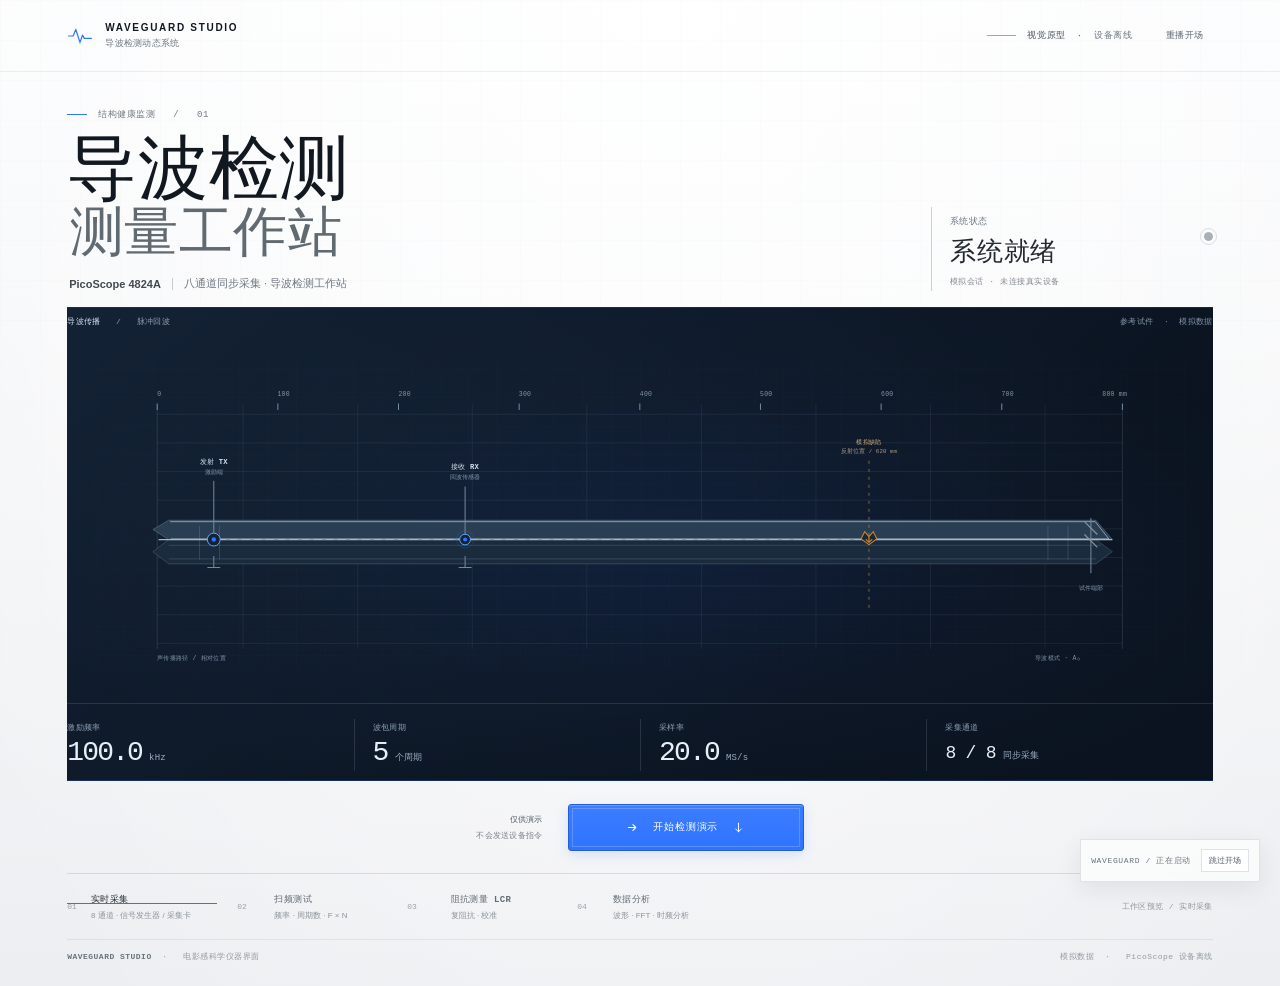
<file: hero-b.html>
<!doctype html>
<html lang="zh-CN" data-hero="B">
  <head>
    <meta charset="utf-8" />
    <meta name="viewport" content="width=device-width, initial-scale=1" />
    <meta name="color-scheme" content="light" />
    <meta name="theme-color" content="#F2F3F5" />
    <title>WaveGuard Studio — Guided Wave Cinema</title>
    <style>
      :root {
        --paper: #F2F3F5;
        --white: #fff;
        --ink: #111820;
        --graphite: #343a40;
        --muted: #747c84;
        --muted-2: #9299a0;
        --hairline: rgba(26, 34, 42, .12);
        --hairline-light: rgba(26, 34, 42, .07);
        --blue: var(--signal);
        --blue-soft: var(--signal-soft);
        --blue-veil: rgba(var(--signal-rgb),.08);
        --amber: var(--copper);
        --green: var(--success);
        --serif: "Iowan Old Style", "Baskerville", "Palatino Linotype", "Songti SC", serif;
        --mono: "SFMono-Regular", "Cascadia Code", "Roboto Mono", Consolas, monospace;
        --sans: -apple-system, BlinkMacSystemFont, "SF Pro Display", "PingFang SC", "Microsoft YaHei", "Segoe UI", sans-serif;
        --ease: cubic-bezier(.2, .8, .2, 1);
        --ease-enter: cubic-bezier(.16, 1, .3, 1);
        --ease-cinematic: cubic-bezier(.22, 1, .36, 1);
        color-scheme: light;
        font-family: var(--sans);
        font-synthesis: none;
        text-rendering: optimizeLegibility;
        -webkit-font-smoothing: antialiased;
        -moz-osx-font-smoothing: grayscale;
      }
      *, *::before, *::after { box-sizing: border-box; }
      html { min-width: 320px; min-height: 100%; scroll-behavior: smooth; }
      body {
        min-width: 320px; min-height: 100vh; margin: 0; overflow-x: hidden; color: var(--ink);
        background:
          radial-gradient(ellipse at 52% -18%, rgba(255,255,255,.98), transparent 55rem),
          linear-gradient(180deg, #FBFCFD 0%, var(--paper) 68%, #ECEEF1 100%);
      }
      button, a { font: inherit; } button { color: inherit; }
      button:focus-visible, a:focus-visible { outline: 3px solid rgba(var(--signal-rgb),.3); outline-offset: 4px; }
      ::selection { color: #fff; background: var(--blue); }
      .lab-grid {
        position: fixed; z-index: -1; inset: 0; pointer-events: none; opacity: .34;
        background-image: linear-gradient(rgba(39,52,64,.028) 1px, transparent 1px), linear-gradient(90deg, rgba(39,52,64,.028) 1px, transparent 1px);
        background-size: 40px 40px;
        mask-image: linear-gradient(to bottom, #000 0, rgba(0,0,0,.72) 48%, transparent 100%);
      }
      .masthead {
        position: relative; z-index: 10; display: flex; width: min(100%, 1600px); min-height: 72px;
        align-items: center; gap: 24px; margin: 0 auto; padding: 0 5.25vw;
        border-bottom: 1px solid rgba(30,42,52,.075);
        transition: opacity 520ms var(--ease), filter 520ms var(--ease), transform 520ms var(--ease);
      }
      .wordmark { display: inline-flex; align-items: center; gap: 12px; color: inherit; text-decoration: none; }
      .wordmark-symbol { width: 26px; height: 26px; flex: 0 0 auto; }
      .wordmark-copy { display: grid; gap: 4px; }
      .wordmark-name { font-size: 10px; font-weight: 750; letter-spacing: .19em; }
      .wordmark-sub { color: var(--muted); font: 9px var(--mono); letter-spacing: .035em; }
      .mast-spacer { flex: 1; }
      .prototype-mark { display: flex; align-items: center; gap: 11px; color: var(--muted); font: 9px var(--mono); letter-spacing: .075em; }
      .prototype-mark .rule { width: 29px; height: 1px; background: #9ea7ae; }
      .prototype-mark strong { color: #49545d; font-weight: 650; }
      .opening-actions { display: flex; align-items: center; gap: 7px; }
      .text-control {
        min-height: 32px; padding: 0 9px; border: 0; border-radius: 6px; color: #5e6871;
        background: transparent; cursor: pointer; font: 9px var(--mono); letter-spacing: .06em;
        transition: color 160ms var(--ease), background 160ms var(--ease);
      }
      .text-control:hover { color: var(--blue); background: rgba(var(--signal-rgb),.05); }
      .text-control[hidden] { display: none; }

      .product-shell { width: min(100%, 1600px); margin: 0 auto; padding: 36px 5.25vw 24px; }
      .product-heading {
        display: grid; grid-template-columns: minmax(0, 1fr) minmax(195px, .34fr); align-items: end; gap: 34px;
        margin: 0 0 16px; transition: opacity 460ms var(--ease), transform 620ms var(--ease-cinematic), filter 460ms var(--ease);
      }
      .product-eyebrow { display: flex; align-items: center; gap: 11px; margin: 0 0 15px; color: #717981; font: 9px var(--mono); letter-spacing: .06em; }
      .product-eyebrow::before { width: 20px; height: 1px; background: var(--blue); content: ""; }
      h1 { display: grid; gap: 0; margin: 0; font-size: clamp(38px, 5.45vw, 76px); font-weight: 400; letter-spacing: .01em; line-height: .94; }
      h1 span { display: block; }
      h1 span:first-child { color: #111820; font-weight: 700; }
      h1 .title-second { padding-left: .045em; color: #626a71; font-family: var(--sans); font-size: .78em; font-weight: 400; font-style: normal; letter-spacing: .01em; line-height: 1.1; }
      .product-description { display: flex; align-items: center; gap: 11px; margin: 15px 0 0 2px; color: var(--muted); font-size: 11px; }
      .product-description .description-divider { width: 1px; height: 12px; background: #c5cbd0; }
      .product-description .instrument-name { color: #424950; font-weight: 580; }
      .system-state {
        display: grid; grid-template-columns: 1fr auto; align-items: end; gap: 4px 16px;
        min-height: 84px; padding: 0 0 4px 18px; border-left: 1px solid #cbd0d4;
        transition: transform 450ms var(--ease-cinematic), opacity 350ms var(--ease);
      }
      .state-caption { color: var(--muted); font: 9px var(--mono); letter-spacing: .06em; }
      .state-name { grid-column: 1; color: #24292e; font: 500 clamp(19px, 2vw, 26px)/1 var(--sans); letter-spacing: .035em; }
      .state-light { position: relative; grid-column: 2; grid-row: 1 / span 2; width: 9px; height: 9px; align-self: center; border: 1px solid #a7afb5; border-radius: 50%; background: #aab1b6; }
      .state-light::after { position: absolute; inset: -5px; border: 1px solid rgba(98,112,122,.2); border-radius: 50%; content: ""; }
      .state-detail { grid-column: 1 / -1; color: #828990; font: 8px var(--mono); letter-spacing: .07em; }
      .system-state[data-state="armed"] .state-light,
      .system-state[data-state="tx"] .state-light,
      .system-state[data-state="wave"] .state-light,
      .system-state[data-state="defect"] .state-light,
      .system-state[data-state="echo"] .state-light,
      .system-state[data-state="rx"] .state-light { border-color: var(--signal); background: var(--blue); }
      .system-state[data-state="defect"] .state-light { border-color: var(--copper); background: var(--copper); }
      .system-state[data-state="complete"] .state-light { border-color: var(--success); background: var(--green); }

      .scene-stage {
        position: relative; isolation: isolate; display: grid; grid-template-rows: 27px minmax(0,1fr) 77px;
        height: clamp(400px, 37vw, 510px); overflow: hidden;
        border-top: 1px solid rgba(31,44,54,.1); border-bottom: 1px solid rgba(31,44,54,.1);
        transition: background 640ms var(--ease-cinematic), box-shadow 640ms var(--ease-cinematic);
      }
      .scene-transitioning .scene-stage { will-change: transform; }
      .scene-stage::before {
        position: absolute; z-index: -1; inset: 0; pointer-events: none;
        background: radial-gradient(ellipse at 51% 54%, rgba(255,255,255,.86), rgba(255,255,255,.13) 55%, transparent 80%);
        content: "";
      }
      .scene-meta {
        display: flex; align-items: center; justify-content: space-between; gap: 16px;
        color: #808890; font: 8px var(--mono); letter-spacing: .045em; white-space: nowrap;
      }
      .scene-meta strong { color: #58636d; font-weight: 600; }
      .scene-meta-right { color: #979ea4; text-align: right; }
      .scene-canvas { position: relative; min-width: 0; min-height: 0; }
      .scene-svg { position: absolute; inset: 0; width: 100%; height: 100%; overflow: visible; }
      .scene-svg text { font-family: var(--mono); }
      .metric-value { fill: #28343d; font-family: var(--mono); font-size: 18px; font-weight: 550; letter-spacing: -.04em; }
      #morphTrace { fill: none; stroke: var(--signal); stroke-width: 1.85; stroke-linecap: round; stroke-linejoin: round; stroke-dasharray: none; stroke-dashoffset: 0; vector-effect: non-scaling-stroke; }
      #mobileMorphTrace { stroke-dasharray: none; stroke-dashoffset: 0; }
      #sceneCamera, #mobileCamera { transform-box: view-box; transform-origin: 0 0; }
      #sceneWorld, #mobileWorld { transform-box: view-box; transform-origin: 0 0; }
      .grid-stroke { stroke: rgba(33,48,61,.075); stroke-width: 1; vector-effect: non-scaling-stroke; }
      .grid-major { stroke: rgba(33,48,61,.12); }
      .ruler-text { fill: #98a0a6; font-size: 9px; letter-spacing: .04em; }
      .ruler-tick { stroke: #9ca5ab; stroke-width: 1; vector-effect: non-scaling-stroke; }
      .specimen-body { transform-box: fill-box; transform-origin: center; transition: transform 640ms var(--ease-cinematic), opacity 520ms var(--ease); }
      .specimen-face { fill: url(#specimenFill); stroke: rgba(79,94,105,.28); stroke-width: 1; vector-effect: non-scaling-stroke; }
      .specimen-side { fill: url(#specimenSide); stroke: rgba(79,94,105,.2); stroke-width: 1; vector-effect: non-scaling-stroke; }
      .specimen-highlight { fill: none; stroke: rgba(255,255,255,.9); stroke-width: 1; vector-effect: non-scaling-stroke; }
      .specimen-etch { fill: none; stroke: rgba(80,94,105,.17); stroke-width: 1; vector-effect: non-scaling-stroke; }
      .shared-axis { stroke: #727e88; stroke-width: 1.25; vector-effect: non-scaling-stroke; transition: stroke 560ms var(--ease-cinematic), stroke-width 560ms var(--ease-cinematic); }
      .static-transmission { fill: none; stroke: rgba(var(--signal-rgb),.27); stroke-width: 1.1; stroke-dasharray: 4 8; vector-effect: non-scaling-stroke; }
      .station-stem { stroke: #616e78; stroke-width: 1; vector-effect: non-scaling-stroke; }
      .station-halo { fill: rgba(255,255,255,.66); stroke: #82909b; stroke-width: 1; vector-effect: non-scaling-stroke; }
      .station-core { fill: #727f89; }
      .station-blue { stroke: var(--signal); }
      .station-blue-core { fill: var(--signal); }
      .station-name { fill: #434c54; font-size: 10px; font-weight: 650; letter-spacing: .035em; }
      .station-note { fill: #90989e; font-size: 8px; letter-spacing: .025em; }
      .defect-guide { stroke: rgba(164,112,37,.58); stroke-width: 1; stroke-dasharray: 3 5; vector-effect: non-scaling-stroke; transition: opacity 300ms var(--ease); }
      .defect-mark { fill: #f3f4f3; stroke: var(--copper); stroke-width: 1.1; vector-effect: non-scaling-stroke; transition: fill 260ms var(--ease), stroke 260ms var(--ease), transform 420ms var(--ease-cinematic); transform-box: fill-box; transform-origin: center; }
      .defect-crack { fill: none; stroke: var(--copper); stroke-width: 1.2; stroke-linecap: round; vector-effect: non-scaling-stroke; }
      .defect-label { fill: var(--copper); font-size: 9px; letter-spacing: .035em; }
      .defect-sub { fill: #9d968a; font-size: 8px; letter-spacing: .02em; }
      .packet-curve { fill: none; stroke: var(--signal-hi); stroke-width: 1.7; stroke-linecap: round; vector-effect: non-scaling-stroke; }
      .packet-underlay { fill: none; stroke: rgba(var(--signal-rgb),.2); stroke-width: 5; stroke-linecap: round; filter: url(#softBlur); vector-effect: non-scaling-stroke; }
      .packet-container { opacity: .055; transition: opacity 200ms linear; }
      .packet-visible { opacity: .96; }
      .packet-return .packet-curve { stroke: var(--signal-soft); stroke-width: 1.6; }
      .propagation-tail { fill: none; stroke: rgba(var(--signal-rgb),.46); stroke-width: 1; stroke-linecap: round; vector-effect: non-scaling-stroke; }
      .tx-flare { fill: rgba(var(--signal-rgb),.13); stroke: rgba(var(--signal-rgb),.38); stroke-width: 1; opacity: 0; transform-box: fill-box; transform-origin: center; vector-effect: non-scaling-stroke; }
      .rx-flare { fill: rgba(var(--signal-rgb),.09); stroke: rgba(var(--signal-rgb),.52); stroke-width: 1; opacity: 0; vector-effect: non-scaling-stroke; }
      .scene-stage.is-firing .tx-flare { animation: terminal-flash 320ms var(--ease-enter) both; }
      .scene-stage.is-firing .tx-flare:nth-child(2) { animation-delay: 55ms; }
      .scene-stage.is-rx .rx-flare { animation: terminal-flash 440ms var(--ease-enter) both; }
      .scene-stage.is-rx .rx-flare:nth-child(2) { animation-delay: 65ms; }
      .scene-stage.is-defect #defectMark { fill: #fff6e9; stroke: var(--copper); transform: scale(1.14); }
      .scene-stage.is-defect #defectHalo { opacity: 1; transform: scale(1.1); }
      .defect-halo { fill: rgba(202,140,47,.08); stroke: rgba(179,119,32,.3); stroke-width: 1; opacity: 0; transform-box: fill-box; transform-origin: center; transition: opacity 240ms ease, transform 520ms var(--ease-cinematic); }
      .opening-draw { stroke-dasharray: 1; stroke-dashoffset: 1; }
      .is-opening .opening-draw { animation: draw-signature 1120ms var(--ease-enter) 140ms forwards; }
      .is-opening .product-heading { animation: editorial-enter 760ms var(--ease-enter) both; }
      .is-opening .system-state { animation: editorial-enter 580ms var(--ease-enter) 170ms both; }
      .scene-scope { opacity: 0; transition: opacity 140ms linear; }
      .scope-grid, .scope-axis { stroke: rgba(39,59,76,.115); stroke-width: 1; vector-effect: non-scaling-stroke; }
      .scope-grid.major { stroke: rgba(39,59,76,.18); }
      .shared-axis { transition: stroke 120ms linear, stroke-width 120ms linear; }
      .scope-axis { stroke: rgba(56,78,97,.58); stroke-width: 1; vector-effect: non-scaling-stroke; }
      .scope-grid { stroke: rgba(39,59,76,.115); stroke-width: 1; vector-effect: non-scaling-stroke; }
      .scope-grid.major { stroke: rgba(39,59,76,.18); }
      .scope-label { fill: #78848d; font-size: 9px; letter-spacing: .035em; }
      .scope-caption { fill: #6a7883; font-size: 8px; letter-spacing: .035em; }
      .scope-trace { fill: none; stroke: var(--signal); stroke-width: 1.85; stroke-linecap: round; stroke-linejoin: round; stroke-dasharray: 1; stroke-dashoffset: 1; vector-effect: non-scaling-stroke; }
      .scope-envelope { fill: url(#scopeFill); opacity: 0; transition: opacity 450ms ease; }
      .scene-stage.is-measured .scope-trace { animation: draw-signature 690ms var(--ease-enter) forwards; }
      .scene-stage.is-measured .scope-envelope { opacity: .11; }
      .scope-cursor { stroke: rgba(var(--signal-rgb),.72); stroke-width: 1; stroke-dasharray: 3 5; opacity: 0; vector-effect: non-scaling-stroke; }
      .scene-stage.is-measured .scope-cursor { opacity: .8; transition: opacity 380ms var(--ease) 260ms; }
      .stage-caption { position: absolute; z-index: 2; top: 10%; left: 50%; width: min(90%, 540px); text-align: center; pointer-events: none; opacity: 0; transform: translate(-50%, 8px); transition: opacity 260ms ease, transform 420ms var(--ease-cinematic); }
      .cinematic-active .stage-caption { opacity: 1; transform: translate(-50%, 0); }
      .stage-caption-kicker { display: block; margin-bottom: 8px; color: #687782; font: 8px var(--mono); letter-spacing: .06em; }
      .stage-caption-title { display: block; color: #252b30; font: 500 clamp(18px, 2.4vw, 29px)/1.1 var(--sans); letter-spacing: .015em; }
      .stage-caption-detail { display: block; margin-top: 7px; color: #78828a; font: 8px var(--mono); letter-spacing: .05em; }

      .mobile-scene { display: none; }
      .mobile-svg { position: absolute; inset: 0; width: 100%; height: 100%; overflow: visible; }
      .mobile-scope-grid { fill: none; stroke: rgba(39,59,76,.115); stroke-width: 1; vector-effect: non-scaling-stroke; }
      .mobile-scope-axis { fill: none; stroke: rgba(56,78,97,.32); stroke-width: 1; vector-effect: non-scaling-stroke; }
      .mobile-scope-label { fill: #78848d; font: 11px var(--mono); letter-spacing: .025em; }
      .mobile-station-name { fill: #434c54; font: 650 13px var(--sans); letter-spacing: .04em; }
      .mobile-station-note { fill: #90989e; font: 10px var(--mono); letter-spacing: .02em; }
      .mobile-packet-curve { fill: none; stroke: var(--signal-hi); stroke-width: 2; stroke-linecap: round; vector-effect: non-scaling-stroke; }
      .mobile-scope-trace { fill: none; stroke: var(--signal); stroke-width: 2.3; stroke-linecap: round; stroke-linejoin: round; stroke-dasharray: none; stroke-dashoffset: 0; vector-effect: non-scaling-stroke; }
      .mobile-metric { fill: #28343d; font: 550 18px var(--mono); letter-spacing: -.04em; }
      #specimenBody, #stationSystem, #defectSystem, #scopeSystem, #mobilePhysical, #mobileScope,
      #defectHalo, #incidentPacket, #reflectedPacket, #transmittedPacket, #mobileIncident,
      #mobileReflected, #mobileTransmitted, #defectMark { transition: none !important; }
      .wordmark-name { letter-spacing: .17em; }
      .scene-readouts {
        position: relative; z-index: 1; display: grid; grid-template-columns: repeat(4, minmax(0,1fr));
        align-items: center; padding: 9px 0 4px; border-top: 1px solid rgba(38,52,65,.1);
        transition: border-color 420ms var(--ease), opacity 260ms ease;
      }
      .readout { position: relative; display: grid; grid-template-columns: auto auto; grid-template-rows: auto auto; align-items: baseline; justify-content: start; gap: 0 7px; min-height: 52px; padding: 3px 14px 2px 0; }
      .readout + .readout { padding-left: 18px; border-left: 1px solid rgba(47,61,73,.13); }
      .readout-label { grid-column: 1 / -1; margin-bottom: 5px; color: #7d8790; font: 8px var(--mono); letter-spacing: .04em; transition: color 300ms ease; }
      .readout-value { color: #303941; font: 500 clamp(19px, 2.2vw, 28px)/1 var(--mono); letter-spacing: -.065em; transition: color 300ms ease, transform 420ms var(--ease-enter); }
      .readout-unit { color: #7c858d; font: 9px var(--mono); letter-spacing: .02em; }
      .readout:nth-child(4) .readout-value { font-size: clamp(14px,1.5vw,18px); letter-spacing: -.04em; }
      .scene-stage.is-measured .scene-readouts { border-color: rgba(var(--signal-rgb),.2); }
      .scene-stage.is-measured .readout { animation: readout-enter 430ms var(--ease-enter) both; }
      .scene-stage.is-measured .readout:nth-child(2) { animation-delay: 75ms; }
      .scene-stage.is-measured .readout:nth-child(3) { animation-delay: 150ms; }
      .scene-stage.is-measured .readout:nth-child(4) { animation-delay: 225ms; }
      @keyframes readout-enter { from { opacity: .18; transform: translateY(7px); } to { opacity: 1; transform: translateY(0); } }

      .action-strip { display: flex; align-items: center; justify-content: center; gap: 25px; min-height: 92px; transition: opacity 360ms var(--ease), transform 420ms var(--ease); }
      .action-context { display: grid; gap: 5px; color: #7a8289; font: 8px var(--mono); letter-spacing: .04em; text-align: right; }
      .action-context strong { color: #4b555e; font-weight: 600; }
      .start-inspection {
        position: relative; display: inline-flex; min-width: 236px; min-height: 47px; align-items: center; justify-content: center; gap: 14px;
        padding: 0 19px; border: 1px solid var(--signal); border-radius: 3px; color: #fff;
        background: linear-gradient(180deg, var(--signal-hi), var(--signal)); box-shadow: 0 5px 16px rgba(var(--signal-rgb),.14), inset 0 1px 0 rgba(255,255,255,.24);
        cursor: pointer; font: 650 10px var(--mono); letter-spacing: .08em;
        transition: transform 170ms var(--ease), box-shadow 220ms var(--ease), background 220ms var(--ease);
      }
      .start-inspection::before { position: absolute; inset: 3px; border: 1px solid rgba(255,255,255,.2); content: ""; pointer-events: none; }
      .start-inspection:hover { transform: translateY(-1px); background: linear-gradient(180deg, var(--signal-hi), var(--signal)); box-shadow: 0 7px 20px rgba(var(--signal-rgb),.2), inset 0 1px 0 rgba(255,255,255,.25); }
      .start-inspection:active { transform: scale(.975); }
      .start-inspection:disabled { cursor: default; opacity: .65; transform: none; }
      .start-arrow { width: 13px; height: 13px; }
      .complete-stamp { display: none; color: var(--green); font: 9px var(--mono); letter-spacing: .13em; }
      .is-complete .complete-stamp { display: inline-flex; align-items: center; gap: 7px; }
      .complete-stamp::before { width: 6px; height: 6px; border-radius: 50%; background: var(--success); content: ""; }

      .workspace-dock {
        display: grid; grid-template-columns: 1fr auto; align-items: center; gap: 20px; min-height: 67px;
        border-top: 1px solid rgba(29,41,51,.12); border-bottom: 1px solid rgba(29,41,51,.075);
        transition: opacity 360ms var(--ease), transform 420ms var(--ease);
      }
      .dock-items { display: flex; min-width: 0; align-items: stretch; gap: 0; }
      .dock-item {
        position: relative; display: grid; grid-template-columns: auto auto; align-content: center; gap: 4px 9px;
        min-width: 150px; padding: 0 21px 0 0; margin-right: 20px; border: 0; color: #626b73;
        background: transparent; text-align: left; cursor: pointer; transition: color 180ms var(--ease);
      }
      .dock-item::after { position: absolute; right: 0; bottom: 17px; left: 0; height: 1px; background: transparent; content: ""; transition: background 180ms ease; }
      .dock-item:hover, .dock-item[aria-current="page"] { color: #22292f; }
      .dock-item[aria-current="page"]::after { background: var(--blue); }
      .dock-index { grid-row: 1 / span 2; align-self: center; color: #9aa1a7; font: 8px var(--mono); }
      .dock-name { font: 650 9px var(--mono); letter-spacing: .04em; }
      .dock-detail { color: #8b9399; font-size: 8px; }
      .dock-note { color: #92999f; font: 8px var(--mono); letter-spacing: .05em; text-align: right; }
      .sub-footer { display: flex; justify-content: space-between; gap: 12px; padding-top: 11px; color: #939aa0; font: 8px var(--mono); letter-spacing: .06em; transition: opacity 360ms var(--ease); }
      .sub-footer strong { color: #69747d; font-weight: 600; }

      .cinema-caption {
        position: absolute; z-index: 60; top: 13%; left: 50%; width: min(92%, 600px);
        opacity: 0; text-align: center; pointer-events: none; transform: translate(-50%, 9px);
        transition: opacity 200ms ease, transform 420ms var(--ease-cinematic);
      }
      .cinematic-active .cinema-caption { opacity: 1; transform: translate(-50%, 0); }
      .cinema-caption small { display: block; margin-bottom: 7px; color: #74828c; font: 8px var(--mono); letter-spacing: .22em; }
      .cinema-caption strong { display: block; color: #242b30; font: 500 clamp(20px, 2.5vw, 31px)/1 var(--sans); letter-spacing: .02em; }
      .cinema-caption span { display: block; margin-top: 7px; color: #78848d; font: 8px var(--mono); letter-spacing: .13em; }
      .director-hud {
        position: fixed; z-index: 80; right: max(24px, calc((100vw - 1480px)/2)); bottom: 25px; left: max(24px, calc((100vw - 1480px)/2));
        display: grid; grid-template-columns: auto minmax(0,1fr) auto; align-items: center; gap: 22px;
        padding: 14px 17px 12px; border: 1px solid rgba(46,59,70,.12); color: #454e55;
        background: rgba(249,250,251,.92); box-shadow: 0 10px 38px rgba(26,38,49,.09);
        backdrop-filter: blur(18px) saturate(130%); -webkit-backdrop-filter: blur(18px) saturate(130%);
        opacity: 0; visibility: hidden; transform: translateY(15px);
        transition: opacity 300ms ease, transform 480ms var(--ease-cinematic), visibility 300ms;
      }
      .cinematic-active .director-hud { opacity: 1; visibility: visible; transform: translateY(0); }
      .director-current { display: grid; min-width: 178px; gap: 4px; }
      .director-current small { color: #7e8991; font: 8px var(--mono); letter-spacing: .15em; }
      .director-current strong { color: #303941; font: 600 10px var(--mono); letter-spacing: .08em; }
      .director-track { display: grid; min-width: 0; gap: 10px; }
      .director-progress { height: 1px; overflow: hidden; background: #d8dde1; }
      .director-progress-fill { width: 100%; height: 100%; background: var(--blue); transform: scaleX(0); transform-origin: left center; }
      .director-steps { display: flex; min-width: 0; justify-content: space-between; gap: 5px; overflow: hidden; }
      .director-step { overflow: hidden; color: #a0a6ab; font: 7px var(--mono); letter-spacing: .035em; text-overflow: ellipsis; white-space: nowrap; transition: color 180ms ease; }
      .director-step[aria-current="step"] { color: var(--signal); }
      .skip-inspection { position: fixed; z-index: 85; right: 30px; bottom: 24px; min-height: 34px; padding: 0 13px; border: 1px solid #d9dfe3; color: #616d76; background: rgba(255,255,255,.9); backdrop-filter: blur(10px); cursor: pointer; font: 9px var(--sans); letter-spacing: .06em; opacity: 0; pointer-events: none; transition: opacity 240ms ease, color 180ms ease, border-color 180ms ease; }
      .cinematic-active .skip-inspection:not([hidden]) { opacity: .88; pointer-events: auto; }
      .skip-inspection:hover { border-color: var(--signal-soft); color: var(--signal); }
      .skip-inspection[hidden] { display: none; }
      .intro-cue {
        position: fixed; z-index: 90; right: 20px; bottom: 18px; display: flex; align-items: center; gap: 10px;
        padding: 9px 10px; border: 1px solid rgba(36,48,59,.12); color: #68737c; background: rgba(250,251,251,.94);
        box-shadow: 0 7px 24px rgba(28,39,49,.08); font: 8px var(--mono); letter-spacing: .08em;
        opacity: 0; transform: translateY(8px); transition: opacity 220ms ease, transform 350ms var(--ease-enter);
      }
      .intro-cue[hidden] { display: none; }
      .is-opening .intro-cue:not([hidden]) { opacity: 1; transform: translateY(0); }
      .intro-cue button { padding: 5px 7px; border: 1px solid #dfe3e6; color: #55616a; background: #fff; cursor: pointer; font: 8px var(--mono); }
      .intro-cue button:hover { color: var(--blue); border-color: var(--signal-soft); }

      .cinematic-active .masthead { opacity: .24; filter: blur(1px); transform: translateY(-3px); }
      .cinematic-active .product-heading { opacity: .08; filter: blur(2px); transform: translateY(-20px) scale(.985); }
      .cinematic-active .action-strip, .cinematic-active .workspace-dock, .cinematic-active .sub-footer { opacity: .04; transform: translateY(12px); pointer-events: none; }
      .cinematic-active .scene-stage {
        position: fixed; z-index: 40; inset: 0; width: 100%; height: 100vh; height: 100svh; max-height: none; min-height: 0;
        grid-template-rows: 32px minmax(0,1fr) 94px; margin: 0; padding: 34px 5.2vw 105px;
        border: 0; background: radial-gradient(ellipse at 50% 46%, #fff 0%, #FBFCFD 58%, #ECEEF1 100%);
      }
      .cinematic-active .scene-stage::before { background: radial-gradient(ellipse at 50% 49%, rgba(255,255,255,.98), rgba(255,255,255,.18) 65%, transparent 90%); }
      .cinematic-active .scene-canvas { min-height: 0; }
      .cinematic-active .stage-caption { opacity: 0; }
      .cinematic-active .scene-readouts { opacity: 0; border-color: rgba(var(--signal-rgb),.16); pointer-events: none; }
      .cinematic-active .scene-readouts .readout-value { color: #202a32; }
      .cinematic-active .cinema-caption { top: 10.5%; }
      .cinematic-active[data-phase="defect"] .cinema-caption strong { color: var(--copper); }
      .cinematic-active[data-phase="complete"] .cinema-caption strong { color: var(--success); }
      .cinematic-active .scene-meta { opacity: .62; }
      .cinematic-active .mobile-scene { height: 100%; }
      .is-complete .cinema-caption { opacity: 0; visibility: hidden; }

      @keyframes draw-signature { to { stroke-dashoffset: 0; } }
      @keyframes editorial-enter { from { opacity: 0; transform: translateY(14px); filter: blur(3px); } to { opacity: 1; transform: translateY(0); filter: blur(0); } }
      @keyframes terminal-flash { 0% { opacity: 0; transform: scale(.65); } 35% { opacity: 1; transform: scale(1.08); } 100% { opacity: .05; transform: scale(1.8); } }

      @media (max-width: 1040px) {
        .masthead { padding-right: 4vw; padding-left: 4vw; }
        .product-shell { padding-right: 4vw; padding-left: 4vw; }
        .product-heading { grid-template-columns: minmax(0,1fr) minmax(165px,.36fr); gap: 22px; }
        h1 { font-size: clamp(38px,6.1vw,64px); }
        .scene-stage { height: clamp(400px,47vw,500px); }
        .director-hud { right: 18px; left: 18px; gap: 15px; }
        .director-current { min-width: 145px; }
        .director-step { font-size: 6px; }
      }
      @media (max-width: 720px) {
        .masthead { min-height: 62px; gap: 12px; padding-right: 19px; padding-left: 19px; }
        .wordmark-symbol { width: 23px; height: 23px; }
        .wordmark-name { font-size: 9px; } .wordmark-sub { font-size: 8px; }
        .prototype-mark { gap: 7px; font-size: 7px; letter-spacing: .04em; }
        .prototype-mark .rule { width: 15px; }
        .opening-actions { gap: 0; }
        .text-control { min-height: 29px; padding: 0 6px; font-size: 7px; }
        .product-shell { padding: 28px 20px 19px; }
        .product-heading { grid-template-columns: 1fr; gap: 18px; margin-bottom: 12px; }
        .product-eyebrow { margin-bottom: 12px; font-size: 8px; }
        h1 { font-size: clamp(38px,9.5vw,60px); }
        h1 .title-second { font-size: .71em; }
        .product-description { flex-wrap: wrap; gap: 8px; margin-top: 12px; font-size: 10px; }
        .system-state { grid-template-columns: auto 1fr auto; align-items: center; gap: 6px 10px; min-height: 0; padding: 8px 0 2px; border-left: 0; border-top: 1px solid var(--hairline); }
        .state-caption { grid-column: 1; grid-row: 1; font-size: 7px; }
        .state-name { grid-column: 2; grid-row: 1; font-size: 17px; }
        .state-light { grid-column: 3; grid-row: 1; }
        .state-detail { grid-column: 1 / -1; grid-row: 2; font-size: 7px; }
        .scene-stage { height: auto; min-height: 0; grid-template-rows: 24px 390px 92px; }
        .scene-meta { gap: 9px; font-size: 6px; letter-spacing: .065em; }
        .scene-meta-right { max-width: 45%; overflow: hidden; text-overflow: ellipsis; }
        .desktop-scene { display: none; }
        .mobile-scene { position: relative; display: block; width: 100%; height: 100%; }
        .mobile-heading { position: absolute; top: 7px; left: 4px; color: #7e8890; font: 7px var(--mono); letter-spacing: .11em; }
        .mobile-propagation { position: absolute; inset: 27px 0 0; opacity: 1; transform: scaleY(1); transform-origin: center; transition: opacity 480ms var(--ease-cinematic), transform 560ms var(--ease-cinematic); }
        .mobile-rail { position: absolute; top: 5px; bottom: 2px; left: 50%; width: min(100%,310px); transform: translateX(-50%); }
        .mobile-specimen {
          position: absolute; top: 17px; bottom: 33px; left: calc(50% - 17px); width: 34px;
          border: 1px solid rgba(78,94,106,.28); border-radius: 17px;
          background: linear-gradient(90deg,#e3e7e9 0%,#fff 27%,#f4f6f7 72%,#dfe4e7 100%);
          box-shadow: inset 0 0 0 5px rgba(255,255,255,.22);
          transition: transform 560ms var(--ease-cinematic), opacity 450ms ease;
        }
        .mobile-specimen::before, .mobile-specimen::after { position:absolute; left: 6px; right:6px; height:1px; background:rgba(95,110,121,.19); content:""; }
        .mobile-specimen::before { top:8px; } .mobile-specimen::after { bottom:8px; }
        .mobile-axis { position:absolute; top: 17px; bottom:33px; left:50%; width:1px; background:rgba(35,54,69,.43); transform:translateX(-50%); transition:background 500ms ease,width 500ms ease; }
        .mobile-station { position:absolute; left:50%; display:grid; justify-items:center; gap:5px; width:108px; color:#4c5760; transform:translateX(-50%); text-align:center; }
        .mobile-station-top { top:0; } .mobile-station-mid { top:42%; } .mobile-station-bottom { top:77%; bottom:auto; }
        .mobile-station strong { display:block; font:650 8px var(--mono); letter-spacing:.13em; }
        .mobile-station small { color:#929ba1; font:7px var(--mono); letter-spacing:.07em; }
        .mobile-node { width:14px; height:14px; border:1px solid #83919b; border-radius:50%; background:#fafbfb; box-shadow:0 0 0 4px rgba(255,255,255,.62); }
        .mobile-station-mid .mobile-node { border-color:var(--signal); }
        .mobile-station-bottom .mobile-node { border-color:var(--copper); border-radius:2px; transform:rotate(45deg); }
        .mobile-packet { position:absolute; z-index:2; top:23px; left:50%; display:block; width:22px; height:46px; border-radius:50%; opacity:.06; background:linear-gradient(180deg,transparent,rgba(var(--signal-rgb),.19),var(--signal-hi) 48%,rgba(var(--signal-rgb),.15),transparent); filter:blur(1px); transform:translate(-50%,0); }
        .mobile-packet.is-visible { opacity:.92; }
        .mobile-echo { position:absolute; z-index:2; top:23px; left:50%; display:block; width:20px; height:34px; border-radius:50%; opacity:0; background:linear-gradient(180deg,transparent,rgba(var(--signal-rgb),.12),var(--signal-soft) 52%,transparent); filter:blur(1px); transform:translate(-50%,0); }
        .mobile-defect-halo { position:absolute; top:77%; left:50%; width:30px; height:30px; border:1px solid rgba(183,126,41,.0); border-radius:50%; transform:translate(-50%,-50%); transition:border-color 200ms ease,transform 450ms var(--ease-cinematic); }
        .scene-stage.is-defect .mobile-defect-halo { border-color:rgba(183,126,41,.46); transform:translate(-50%,-50%) scale(1.12); }
        .mobile-scope { position:absolute; inset:35px 0 7px; display:grid; place-items:center; opacity:0; clip-path:inset(48% 0 48%); transform:scaleY(.08); transform-origin:center; transition:opacity 420ms var(--ease-cinematic),clip-path 560ms var(--ease-cinematic),transform 560ms var(--ease-cinematic); }
        .mobile-scope svg { width:100%; height:100%; overflow:visible; }
        .mobile-scope text { fill:#78848d; font:12px var(--mono); }
        .mobile-scope-grid { stroke:rgba(45,63,78,.13); stroke-width:1; vector-effect:non-scaling-stroke; }
        .mobile-scope-axis { stroke:rgba(56,78,97,.46); stroke-width:1; vector-effect:non-scaling-stroke; }
        .mobile-scope-trace { fill:none; stroke:var(--signal); stroke-width:2.3; stroke-linecap:round; stroke-linejoin:round; stroke-dasharray:1; stroke-dashoffset:1; vector-effect:non-scaling-stroke; }
        .scene-stage.is-scope .mobile-propagation { opacity:.04; transform:scaleY(.045); }
        .scene-stage.is-scope .mobile-specimen { opacity:.08; transform:scaleY(.03); }
        .scene-stage.is-scope .mobile-axis { width:2px; background:#4c82ad; }
        .scene-stage.is-scope .mobile-scope { opacity:1; clip-path:inset(0); transform:scaleY(1); }
        .scene-stage.is-measured .mobile-scope-trace { animation:draw-signature 650ms var(--ease-enter) forwards; }
        .scene-readouts { grid-template-columns:repeat(2,minmax(0,1fr)); padding-top:7px; }
        .readout { min-height:35px; padding:2px 5px 6px 0; gap:0 6px; }
        .readout + .readout { padding-left:10px; }
        .readout:nth-child(3) { border-left:0; padding-left:0; }
        .readout-label { margin-bottom:3px; font-size:6px; }
        .readout-value { font-size:17px; }
        .readout-unit { font-size:7px; }
        .readout:nth-child(4) .readout-value { font-size:12px; }
        .action-strip { min-height:83px; flex-direction:column; gap:9px; padding:11px 0 13px; }
        .action-context { display:flex; gap:7px; text-align:center; font-size:7px; }
        .start-inspection { width:min(100%,360px); min-height:43px; }
        .workspace-dock { grid-template-columns:1fr; gap:0; min-height:0; }
        .dock-items { justify-content:space-between; overflow-x:auto; }
        .dock-item { min-width:0; flex:1; gap:4px; margin-right:0; padding:14px 7px 15px 0; }
        .dock-item::after { bottom:8px; }
        .dock-index { grid-row:auto; font-size:6px; }
        .dock-name { font-size:7px; letter-spacing:.04em; }
        .dock-detail { grid-column:1 / -1; font-size:6px; white-space:nowrap; }
        .dock-note { padding:0 0 11px; text-align:left; font-size:7px; }
        .sub-footer { align-items:flex-start; flex-direction:column; gap:4px; font-size:7px; }
        .intro-cue { right:10px; bottom:10px; left:10px; justify-content:space-between; }
        .director-hud { display:none; }
        .director-current { grid-column:1; grid-row:1; min-width:0; gap:3px; }
        .director-current small { font-size:6px; } .director-current strong { font-size:8px; }
        .director-track { grid-column:1 / -1; grid-row:2; gap:6px; }
        .director-steps { gap:2px; }
        .director-step { max-width:10%; font-size:5px; letter-spacing:0; }
        .skip-inspection { right:12px; bottom:12px; min-height:30px; padding:0 10px; font-size:8px; }
        .cinematic-active .scene-stage { inset:0; grid-template-rows:24px minmax(0,1fr) 94px; padding:20px 18px 116px; }
        .cinematic-active .scene-canvas { min-height:0; }
        .cinematic-active .cinema-caption { top:7.5%; left:20px; width:auto; text-align:left; transform:translateY(0); }
        .cinematic-active .cinema-caption small { font-size:6px; margin-bottom:5px; }
        .cinematic-active .cinema-caption strong { font-size:18px; }
        .cinematic-active .cinema-caption span { font-size:6px; margin-top:5px; }
      }
      @media (prefers-reduced-motion: reduce) {
        html { scroll-behavior:auto; }
        *,*::before,*::after { animation-duration:.01ms !important; animation-iteration-count:1 !important; scroll-behavior:auto !important; transition-duration:.01ms !important; }
      }
      :root {
        --shell-bg: #F2F3F5;
        --surface: #FBFCFD;
        --ink: #111820;
        --muted: #6D7781;
        --stage: #0B1320;
        --stage-2: #132235;
        --signal: #2F73FF;
        --signal-hi: #59A9FF;
        --signal-soft: #7EB6E8;
        --signal-rgb: 47,115,255;
        --copper: #C98435;
        --copper-rgb: 201,132,53;
        --warning: #D5963B;
        --success: #3E8060;
        --danger: #D94B4B;
        --paper: var(--shell-bg);
        --white: var(--surface);
        --blue: var(--signal);
        --blue-soft: var(--signal-soft);
        --blue-veil: rgba(var(--signal-rgb),.08);
        --amber: var(--copper);
        --green: var(--success);
        --hairline: rgba(17,24,32,.12);
        --hairline-light: rgba(17,24,32,.07);
      }
      body { background: radial-gradient(ellipse at 52% -18%, rgba(255,255,255,.98), transparent 55rem), linear-gradient(180deg,#FBFCFD 0%,var(--shell-bg) 68%,#ECEEF1 100%); }
      .scene-stage {
        background: linear-gradient(142deg,var(--stage-2) 0%,var(--stage) 72%);
        border-top-color: rgba(var(--signal-rgb),.24);
        border-bottom-color: rgba(var(--signal-rgb),.2);
      }
      .scene-stage::before { background: radial-gradient(ellipse at 52% 52%,rgba(var(--signal-rgb),.09),rgba(89,169,255,.025) 48%,transparent 78%); }
      .scene-meta { color: #91A3B5; }
      .scene-meta strong { color: #D8E4F0; }
      .scene-meta-right { color: #8295A9; }
      .grid-stroke { stroke: rgba(159,183,208,.095); }
      .grid-major { stroke: rgba(159,183,208,.17); }
      .ruler-text { fill: #8295A9; }
      .ruler-tick { stroke: #748BA3; }
      .specimen-face { fill: #2A3E53; stroke: rgba(186,207,227,.24); }
      .specimen-side { fill: #1A2B3D; stroke: rgba(186,207,227,.18); }
      .specimen-highlight { stroke: rgba(220,235,248,.54); }
      .specimen-etch { stroke: rgba(173,198,222,.18); }
      .shared-axis { stroke: #A5B8CB; }
      .static-transmission { stroke: rgba(var(--signal-rgb),.44); }
      .station-stem { stroke: #758A9F; }
      .station-halo { fill: #142235; stroke: #8EA6BE; }
      .station-core { fill: #9FB2C6; }
      .station-blue { stroke: var(--signal-hi); }
      .station-blue-core { fill: var(--signal); }
      .station-name { fill: #D6E2EF; }
      .station-note { fill: #879BAF; }
      .packet-curve { stroke: var(--signal-hi); }
      .packet-underlay { stroke: rgba(var(--signal-rgb),.24); }
      .packet-return .packet-curve { stroke: var(--copper); }
      .propagation-tail { stroke: rgba(89,169,255,.58); }
      .tx-flare { fill: rgba(var(--signal-rgb),.12); stroke: rgba(89,169,255,.5); }
      .rx-flare { fill: rgba(var(--signal-rgb),.08); stroke: rgba(89,169,255,.66); }
      .defect-guide { stroke: rgba(var(--copper-rgb),.66); }
      .defect-mark { fill: #1B2835; stroke: var(--copper); }
      .defect-crack { stroke: var(--copper); }
      .defect-label { fill: #E0B47C; }
      .defect-sub { fill: #AE9B82; }
      .defect-halo { fill: rgba(var(--copper-rgb),.075); stroke: rgba(var(--copper-rgb),.4); }
      .scene-scope { opacity: 0; }
      .scope-grid { stroke: rgba(159,183,208,.1); }
      .scope-grid.major { stroke: rgba(159,183,208,.18); }
      .scope-axis { stroke: rgba(159,183,208,.55); }
      .scope-label { fill: #B0C0D0; }
      .scope-caption { fill: #91A5B9; }
      .scope-trace { stroke: var(--signal-hi); }
      .scope-envelope { opacity: 0; }
      .scope-cursor { stroke: rgba(89,169,255,.82); }
      .metric-value { fill: #E6F0FA; }
      .stage-caption-kicker { color: #91A5B9; }
      .stage-caption-title { color: #E7EFF8; }
      .stage-caption-detail { color: #9AADC1; }
      .mobile-scope-grid { stroke: rgba(159,183,208,.12); }
      .mobile-scope-axis { stroke: rgba(159,183,208,.5); }
      .mobile-scope-label { fill: #AFC0D1; }
      .mobile-station-name { fill: #D6E2EF; }
      .mobile-station-note { fill: #879BAF; }
      .mobile-packet-curve { stroke: var(--signal-hi); }
      .mobile-scope-trace { stroke: var(--signal-hi); }
      .mobile-metric { fill: #E6F0FA; }
      .scene-readouts { border-top-color: rgba(159,183,208,.17); }
      .readout + .readout { border-left-color: rgba(159,183,208,.18); }
      .readout-label { color: #8FA3B8; }
      .readout-value { color: #E6EFF8; }
      .readout-unit { color: #9AADC1; }
      .scene-stage.is-measured .scene-readouts { border-color: rgba(var(--signal-rgb),.38); }
      .start-inspection {
        border-color: #245ED0;
        background: linear-gradient(180deg,#3C7DFF,#2F73FF);
        box-shadow: 0 4px 13px rgba(var(--signal-rgb),.15),inset 0 1px 0 rgba(255,255,255,.22);
      }
      .start-inspection:hover { background: linear-gradient(180deg,#4A88FF,#2F73FF); box-shadow: 0 6px 17px rgba(var(--signal-rgb),.19),inset 0 1px 0 rgba(255,255,255,.23); }
      .complete-stamp { color: var(--success); }
      .complete-stamp::before { background-color: var(--success); }
      .cinematic-active .scene-stage { background: radial-gradient(ellipse at 50% 46%,#132235 0%,#0B1320 68%,#080F19 100%); }
      .cinematic-active .scene-stage::before { background: radial-gradient(ellipse at 50% 47%,rgba(var(--signal-rgb),.12),rgba(19,34,53,.12) 57%,transparent 86%); }
      .cinematic-active .scene-readouts { border-color: rgba(89,169,255,.26); }
      .cinematic-active .scene-readouts .readout-value { color: #E6EFF8; }
      .cinematic-active[data-phase="impact"] .stage-caption-title { color: #E2B77F; }
      .cinematic-active[data-phase="complete"] .stage-caption-title { color: #90B89D; }
      html[data-hero="A"] body.cinematic-active[data-phase="impact"] .stage-caption-title,
      html[data-hero="C"] body.cinematic-active[data-phase="impact"] .stage-caption-title { color: var(--signal-hi); }
      .variant-scene {
        position: absolute; inset: 0; display: none; overflow: hidden; pointer-events: none;
        background-image: linear-gradient(rgba(126,182,232,.035) 1px,transparent 1px),linear-gradient(90deg,rgba(126,182,232,.035) 1px,transparent 1px);
        background-size: 40px 40px;
      }
      .variant-svg { position: absolute; inset: 0; width: 100%; height: 100%; overflow: visible; }
      .variant-mobile { display: none; }
      .hero-label { fill: #DDE8F3; font: 600 20px var(--sans); letter-spacing: .01em; }
      .hero-label-large { fill: #F0F5FA; font: 550 35px var(--mono); letter-spacing: -.045em; }
      .hero-kicker { fill: #90A4B8; font: 10px var(--mono); letter-spacing: .1em; }
      .hero-note { fill: #91A4B8; font: 10px var(--mono); letter-spacing: .035em; }
      .hero-micro { fill: #72879D; font: 8px var(--mono); letter-spacing: .045em; }
      .hero-rule { stroke: rgba(159,183,208,.2); stroke-width: 1; vector-effect: non-scaling-stroke; }
      .hero-rule-dash { stroke: rgba(159,183,208,.25); stroke-width: 1; stroke-dasharray: 3 7; vector-effect: non-scaling-stroke; }
      .hero-flow { fill: none; stroke: rgba(126,182,232,.55); stroke-width: 1.2; vector-effect: non-scaling-stroke; }
      .hero-signal { fill: none; stroke: var(--signal-hi); stroke-width: 2; stroke-linecap: round; stroke-linejoin: round; vector-effect: non-scaling-stroke; }
      .hero-signal-mid { fill: none; stroke: var(--signal); stroke-width: 1.6; stroke-linecap: round; stroke-linejoin: round; vector-effect: non-scaling-stroke; }
      .hero-signal-soft { fill: none; stroke: var(--signal-soft); stroke-width: 1; stroke-linecap: round; stroke-linejoin: round; opacity: .58; vector-effect: non-scaling-stroke; }
      .hero-signal-dim { fill: none; stroke: rgba(89,169,255,.36); stroke-width: 1; stroke-linecap: round; vector-effect: non-scaling-stroke; }
      .hero-node { fill: #132235; stroke: var(--signal-hi); stroke-width: 1.5; vector-effect: non-scaling-stroke; }
      .hero-node-core { fill: var(--signal); }
      .hero-stage-divider { stroke: rgba(159,183,208,.19); stroke-width: 1; stroke-dasharray: 2 7; vector-effect: non-scaling-stroke; }
      .hero-axis { stroke: rgba(159,183,208,.45); stroke-width: 1; vector-effect: non-scaling-stroke; }
      .hero-tick { stroke: rgba(159,183,208,.4); stroke-width: 1; vector-effect: non-scaling-stroke; }
      .hero-dot { fill: var(--signal-hi); }
      .hero-a .a-arm-indicator,.hero-a .a-zero-indicator { opacity: .3; transition: opacity 300ms ease,filter 300ms ease; }
      .hero-a .a-channel-wave { opacity: .66; transition: opacity 380ms ease,stroke-width 380ms ease; }
      .hero-a .a-awg-ring { opacity: .16; transform-box: fill-box; transform-origin: center; transition: opacity 300ms ease,transform 380ms var(--ease-cinematic); }
      body[data-phase="armed"] .hero-a .a-arm-indicator { opacity: 1; }
      body[data-phase="burst"] .hero-a .a-awg-ring { opacity: .82; transform: scale(1.12); }
      body[data-phase="propagation"] .hero-a .a-transfer-pulse { opacity: 1; }
      body[data-phase="impact"] .hero-a .a-zero-indicator { opacity: 1; }
      body[data-phase="return"] .hero-a .a-channel-wave,
      body[data-phase="acquisition"] .hero-a .a-channel-wave,
      body[data-phase="analysis"] .hero-a .a-channel-wave { opacity: 1; stroke-width: 2.15; }
      body[data-phase="complete"] .hero-a .a-zero-indicator { opacity: .74; }
      .hero-a .a-transfer-pulse { opacity: .25; transition: opacity 300ms ease; }
      .hero-c .c-domain { transition: opacity 440ms ease,transform 600ms var(--ease-cinematic); transform-box: fill-box; transform-origin: center; }
      .hero-c .c-domain:not(.c-hann) { opacity: .84; }
      body.cinematic-active[data-phase="burst"] .hero-c .c-domain:not(.c-hann) { opacity: .24; }
      body.cinematic-active[data-phase="propagation"] .hero-c .c-domain:not(.c-wave) { opacity: .38; }
      body.cinematic-active[data-phase="impact"] .hero-c .c-domain:not(.c-fft) { opacity: .42; }
      body.cinematic-active[data-phase="return"] .hero-c .c-domain:not(.c-fft) { opacity: .58; }
      body.cinematic-active[data-phase="acquisition"] .hero-c .c-domain:not(.c-stft) { opacity: .53; }
      body.cinematic-active[data-phase="analysis"] .hero-c .c-domain:not(.c-stft) { opacity: .62; }
      body.cinematic-active[data-phase="burst"] .hero-c .c-hann,
      body.cinematic-active[data-phase="propagation"] .hero-c .c-wave,
      body.cinematic-active[data-phase="impact"] .hero-c .c-fft,
      body.cinematic-active[data-phase="return"] .hero-c .c-fft,
      body.cinematic-active[data-phase="acquisition"] .hero-c .c-stft,
      body.cinematic-active[data-phase="analysis"] .hero-c .c-stft { opacity: 1; }
      .hero-c .c-energy { fill: var(--signal); }
      .hero-c .c-energy-hi { fill: var(--signal-hi); }
      .hero-c .c-wave-guide { stroke: rgba(89,169,255,.52); stroke-width: 1.6; fill: none; vector-effect: non-scaling-stroke; }
      .hero-c .c-cursor { stroke: rgba(126,182,232,.62); stroke-width: 1; stroke-dasharray: 3 6; vector-effect: non-scaling-stroke; }
      .hero-c .c-axis-label { fill: #8BA0B5; font: 8px var(--mono); letter-spacing: .025em; }
      @media (max-width: 720px) {
        .variant-desktop { display: none; }
        .variant-mobile { display: block; }
        .hero-label { font-size: 21px; }
        .hero-label-large { font-size: 31px; }
        .hero-kicker { font-size: 10px; }
        .hero-note { font-size: 10px; }
        .hero-micro { font-size: 9px; }
      }

    </style>
  </head>
  <body>
    <div class="lab-grid" aria-hidden="true"></div>
    <header class="masthead">
      <a class="wordmark" href="#top" aria-label="WaveGuard Studio">
        <svg class="wordmark-symbol" viewBox="0 0 32 32" fill="none" aria-hidden="true">
          <path d="M2 16h5.5l3.4-8 5.1 16 3.1-9.1 2.2 4H30" stroke="var(--signal)" stroke-width="1.5" stroke-linecap="round" stroke-linejoin="round"/>
          <circle cx="16" cy="24" r="1.2" fill="var(--signal-soft)"/>
        </svg>
        <span class="wordmark-copy"><span class="wordmark-name">WAVEGUARD STUDIO</span><span class="wordmark-sub">导波检测动态系统</span></span>
      </a>
      <span class="mast-spacer"></span>
      <div class="prototype-mark" aria-label="离线视觉演示，设备未连接">
        <span class="rule"></span><strong>视觉原型</strong><span>·</span><span>设备离线</span>
      </div>
      <div class="opening-actions">
        <button class="text-control" id="replayOpening" type="button" aria-label="重播产品开场动画">重播开场</button>
      </div>
    </header>

    <main class="product-shell" id="top">
      <section class="product-heading" aria-labelledby="mainTitle">
        <div class="product-copy">
          <p class="product-eyebrow">结构健康监测&nbsp;&nbsp; / &nbsp;&nbsp;01</p>
          <h1 id="mainTitle"><span>导波检测</span><span class="title-second">测量工作站</span></h1>
          <p class="product-description"><span class="instrument-name">PicoScope 4824A</span><i class="description-divider" aria-hidden="true"></i><span>八通道同步采集 · 导波检测工作站</span></p>
        </div>
        <div class="system-state" id="systemState" data-state="ready" aria-live="polite" aria-atomic="true">
          <span class="state-caption">系统状态</span><strong class="state-name" id="systemStateName">系统就绪</strong><i class="state-light" aria-hidden="true"></i>
          <span class="state-detail" id="systemStateDetail">模拟会话&nbsp;&nbsp;·&nbsp;&nbsp;未连接真实设备</span>
        </div>
      </section>

      <section class="scene-stage" id="sceneStage" aria-label="导波传播与示波器测量主场景">
        <div class="scene-meta">
          <span id="sceneMode"><strong>导波传播</strong>&nbsp;&nbsp; / &nbsp;&nbsp;脉冲回波</span>
          <span class="scene-meta-right">参考试件&nbsp;&nbsp;·&nbsp;&nbsp;模拟数据</span>
        </div>
        <div class="scene-canvas">
          <svg class="scene-svg desktop-scene" viewBox="0 0 1600 500" preserveAspectRatio="xMidYMid meet" role="img" aria-labelledby="heroSvgTitle heroSvgDesc">
            <title id="heroSvgTitle">WaveGuard 导波传播场景</title>
            <desc id="heroSvgDesc">模拟汉宁窗导波脉冲从 TX 发射，沿试件传播并在缺陷处分裂，反射波返回 RX，连续变形成示波器采集波形。示例结果：飞行时间 462.0 微秒、峰值 0.384 伏、信噪比 38.6 分贝；设备未连接。</desc>
            <defs>
              <linearGradient id="specimenFill" x1="0" x2="0" y1="0" y2="1"><stop offset="0" stop-color="#fdfefe"/><stop offset=".42" stop-color="#e8ecee"/><stop offset="1" stop-color="#dbe1e4"/></linearGradient>
              <linearGradient id="specimenSide" x1="0" x2="0" y1="0" y2="1"><stop offset="0" stop-color="#e1e6e8"/><stop offset="1" stop-color="#ccd3d7"/></linearGradient>
              <linearGradient id="scopeFill" x1="0" x2="0" y1="0" y2="1"><stop offset="0" stop-color="var(--signal-hi)"/><stop offset="1" stop-color="var(--signal-hi)" stop-opacity="0"/></linearGradient>
              <filter id="softBlur" x="-30%" y="-200%" width="160%" height="500%"><feGaussianBlur stdDeviation="2.1"/></filter>
              <pattern id="microGrid" width="40" height="40" patternUnits="userSpaceOnUse"><path d="M40 0H0V40" fill="none" stroke="rgba(126,182,232,.06)" stroke-width="1"/></pattern>
              <clipPath id="packetClip" clipPathUnits="userSpaceOnUse"><rect id="packetClipRect" x="0" y="-40" width="0" height="80"/></clipPath>
            </defs>

            <g id="sceneCamera">
              <g id="sceneWorld">
            <g aria-hidden="true">
              <rect x="36" y="30" width="1528" height="430" fill="url(#microGrid)" opacity=".55"/>
              <path d="M126 104H1474" class="grid-stroke"/>
              <path d="M126 144H1474M126 184H1474M126 224H1474M126 264H1474M126 304H1474M126 344H1474M126 384H1474M126 424H1474" class="grid-stroke"/>
              <path d="M246 90V432M406 90V432M566 90V432M726 90V432M886 90V432M1046 90V432M1206 90V432M1366 90V432" class="grid-stroke"/>
              <path d="M126 90V432M1474 90V432" class="grid-major grid-stroke"/>
              <path id="desktopRulerTicks" d="M126 89v9m160-9v9m160-9v9m160-9v9m160-9v9m160-9v9m160-9v9m160-9v9m160-9v9m108-9v9" class="ruler-tick"/>
              <g id="distanceRuler">
                <text x="126" y="78" class="ruler-text">0</text><text x="294" y="78" class="ruler-text">100</text><text x="463" y="78" class="ruler-text">200</text>
                <text x="631" y="78" class="ruler-text">300</text><text x="800" y="78" class="ruler-text">400</text><text x="968" y="78" class="ruler-text">500</text>
                <text x="1137" y="78" class="ruler-text">600</text><text x="1305" y="78" class="ruler-text">700</text><text x="1446" y="78" class="ruler-text">800 mm</text>
              </g>
              <g id="timeRuler" opacity="0">
                <text x="132" y="78" class="ruler-text">−100</text><text x="280" y="78" class="ruler-text">0</text><text x="577" y="78" class="ruler-text">200</text>
                <text x="874" y="78" class="ruler-text">400</text><text x="1171" y="78" class="ruler-text">600</text><text x="1434" y="78" class="ruler-text">800 μs</text>
              </g>
              <g id="distanceFooter">
                <text x="126" y="447" class="ruler-text">声传播路径 / 相对位置</text>
                <text x="1352" y="447" class="ruler-text">导波模式 · A₀</text>
              </g>
            </g>

            <g id="scopeSystem" class="scene-scope" aria-hidden="true">
              <g>
                <path d="M132 112H1468M132 156H1468M132 200H1468M132 244H1468M132 288H1468M132 332H1468M132 376H1468M132 420H1468" class="scope-grid"/>
                <path d="M132 112V420M266 112V420M400 112V420M534 112V420M668 112V420M802 112V420M936 112V420M1070 112V420M1204 112V420M1338 112V420M1468 112V420" class="scope-grid"/>
                <path d="M132 112V420M1468 112V420" class="scope-axis"/>
                <text x="132" y="99" class="scope-caption">采集卡 / 分块采集 · 20 MS/s · 每通道 200 k 点</text>
                <text x="138" y="128" class="scope-label">+0.5</text><text x="144" y="291" class="scope-label">0</text><text x="138" y="416" class="scope-label">−0.5 V</text>
                <text x="132" y="438" class="scope-label">−100 μs</text><text x="280" y="438" class="scope-label">0</text><text x="577" y="438" class="scope-label">200</text>
                <text x="874" y="438" class="scope-label">400</text><text x="1171" y="438" class="scope-label">600</text><text x="1434" y="438" class="scope-label">800 μs</text>
              </g>
            </g>

            <g id="propagationSystem">
              <g id="specimenBody" class="specimen-body">
                <path class="specimen-side" d="M142 279H1437L1460 296L1437 313H142L120 296Z"/>
                <path class="specimen-face" d="M142 252H1437L1460 279H142L120 265Z"/>
                <path class="specimen-highlight" d="M144 254H1436L1455 278H145"/>
                <path class="specimen-etch" d="M142 287H1444M142 306H1437"/>
                <path d="M185 260V307M213 260V307M1370 260V307M1398 260V307" class="specimen-etch"/>
              </g>
              <line id="sharedAxis" class="shared-axis" x1="128" y1="279" x2="1460" y2="279"/>
              <path d="M205 279H1120" class="static-transmission"/>
              <path id="propagationTail" class="propagation-tail" d="M205 279H205"/>

              <g id="txFlare"><circle class="tx-flare" cx="205" cy="279" r="18"/><circle class="tx-flare" cx="205" cy="279" r="28"/></g>
              <g id="rxFlare"><circle class="rx-flare" cx="556" cy="279" r="12"/><circle class="rx-flare" cx="556" cy="279" r="22"/></g>

              <g id="stationSystem" class="station-system">
                <g id="txStation">
                  <path d="M205 197V279" class="station-stem"/>
                  <circle cx="205" cy="279" r="9" class="station-halo station-blue"/><circle cx="205" cy="279" r="3.1" class="station-blue-core"/>
                  <text x="205" y="174" text-anchor="middle" class="station-name">发射 TX</text>
                  <text x="205" y="188" text-anchor="middle" class="station-note">激励端</text>
                  <path d="M205 302v16m-9 0h18" class="station-stem"/>
                </g>
                <g id="rxStation">
                  <path d="M556 205V279" class="station-stem"/>
                  <circle cx="556" cy="279" r="12" fill="none" stroke="rgba(33,112,177,.27)" stroke-width="1" vector-effect="non-scaling-stroke"/>
                  <circle cx="556" cy="279" r="7.5" class="station-halo station-blue"/><circle cx="556" cy="279" r="2.8" class="station-blue-core"/>
                  <text x="556" y="181" text-anchor="middle" class="station-name">接收 RX</text>
                  <text x="556" y="195" text-anchor="middle" class="station-note">回波传感器</text>
                  <path d="M556 302v16m-9 0h18" class="station-stem"/>
                </g>
                <g id="farEnd">
                  <path d="M1430 249V326" class="station-stem"/>
                  <path d="M1421 254l18 18m-18 0 18 18" fill="none" stroke="#89939a" stroke-width="1.2" vector-effect="non-scaling-stroke"/>
                  <text x="1430" y="350" text-anchor="middle" class="station-note">试件端部</text>
                </g>
              </g>

              <g id="defectSystem" class="defect-system">
                <path d="M1120 169V375" class="defect-guide"/>
                <circle id="defectHalo" class="defect-halo" cx="1120" cy="279" r="19"/>
                <path id="defectMark" class="defect-mark" d="M1114 268l6 7 6-7 5 10-11 8-11-8Z"/>
                <path class="defect-crack" d="M1120 276v5m-4-2 4 4 4-4"/>
                <text x="1120" y="145" text-anchor="middle" class="defect-label">模拟缺陷</text>
                <text x="1120" y="158" text-anchor="middle" class="defect-sub">反射位置 / 620 mm</text>
              </g>

              <g id="incidentPacket" class="packet-container" transform="translate(205 279)" clip-path="url(#packetClip)">
                <path class="packet-underlay" id="incidentBlur" d=""/>
                <path class="packet-curve" id="incidentCurve" d=""/>
              </g>
              <g id="reflectedPacket" class="packet-container packet-return" transform="translate(1120 279) scale(-1 1)">
                <path class="packet-underlay" id="returnBlur" d=""/>
                <path class="packet-curve" id="returnCurve" d=""/>
              </g>
              <g id="transmittedPacket" class="packet-container" opacity="0">
                <path class="packet-underlay" id="transmitBlur" d=""/>
                <path class="packet-curve" id="transmitCurve" d=""/>
              </g>
              <path id="morphTrace" class="scope-trace" d="" opacity="0" pathLength="1"/>
              <g id="metricOverlay" opacity="0" aria-hidden="true">
                <line id="scopeCursor" class="scope-cursor" x1="966" y1="112" x2="966" y2="420"/>
                <circle id="scopeMarker" cx="966" cy="0" r="4" fill="#fff" stroke="var(--signal)" stroke-width="1.5" vector-effect="non-scaling-stroke"/>
                <path d="M966 168v20h-18M966 188h198m-198 0v34m0-34h-132" fill="none" stroke="rgba(var(--signal-rgb),.42)" stroke-width="1" vector-effect="non-scaling-stroke"/>
                <text x="948" y="151" class="scope-caption">飞行时间 / TOF</text>
                <text x="948" y="174" class="metric-value">462.0 μs</text>
                <text x="1168" y="174" class="scope-caption">峰值 / PEAK</text>
                <text x="1168" y="197" class="metric-value">0.384 V</text>
                <text x="834" y="214" class="scope-caption">信噪比 / SNR</text>
                <text x="834" y="237" class="metric-value">38.6 dB</text>
              </g>
            </g>
              </g>
            </g>
          </svg>

          <div class="mobile-scene" id="mobileScene" role="img" aria-label="连续示意：汉宁窗波包沿试件传播，遇到模拟缺陷后反射并在接收端变形成测量波形。">
            <svg class="mobile-svg" viewBox="0 0 600 600" preserveAspectRatio="xMidYMid meet" aria-hidden="true">
              <defs><clipPath id="mobilePacketClip"><rect id="mobilePacketClipRect" x="-30" y="-56" width="0" height="112"/></clipPath></defs>
              <g id="mobileCamera"><g id="mobileWorld">
                <path d="M36 55H564M36 95H564M36 135H564M36 175H564M36 215H564M36 255H564M36 295H564M36 335H564M36 375H564M36 415H564M36 455H564M36 495H564M36 535H564" fill="none" stroke="rgba(33,48,61,.055)" stroke-width="1"/>
                <g id="mobileScope" opacity="0">
                  <path d="M30 70H570M30 116H570M30 162H570M30 208H570M30 254H570M30 300H570M30 346H570M30 392H570M30 438H570M30 484H570M30 530H570M30 70V530M84 70V530M138 70V530M192 70V530M246 70V530M300 70V530M354 70V530M408 70V530M462 70V530M516 70V530M570 70V530" class="mobile-scope-grid"/>
                  <path d="M30 70V530M30 300H570M570 70V530" class="mobile-scope-axis"/>
                  <text x="36" y="91" class="mobile-scope-label">分块采集 · 20 MS/s</text>
                  <text x="36" y="520" class="mobile-scope-label">−100 μs</text><text x="270" y="520" class="mobile-scope-label">300</text><text x="535" y="520" class="mobile-scope-label">800 μs</text>
                </g>
                <g id="mobilePhysical">
                  <rect id="mobileSpecimen" x="284" y="72" width="32" height="456" rx="16" fill="url(#specimenFill)" stroke="rgba(79,94,105,.3)"/>
                  <path d="M291 84v432m18-432v432" fill="none" stroke="rgba(80,94,105,.13)"/>
                  <path id="mobileAxis" d="M300 62V540" fill="none" stroke="#727e88" stroke-width="1.25"/>
                  <path id="mobileRulerTicks" d="" fill="none" stroke="#9ca5ab" stroke-width="1"/>
                  <g id="mobileTx"><circle cx="300" cy="103" r="11" fill="#fff" stroke="var(--signal)"/><circle cx="300" cy="103" r="3" fill="var(--signal)"/><text x="345" y="99" class="mobile-station-name">发射 TX</text><text x="345" y="116" class="mobile-station-note">汉宁窗激励</text></g>
                  <g id="mobileRx"><circle cx="300" cy="250" r="11" fill="#fff" stroke="var(--signal)"/><circle cx="300" cy="250" r="3" fill="var(--signal)"/><text x="345" y="247" class="mobile-station-name">接收 RX</text><text x="345" y="264" class="mobile-station-note">回波传感器</text></g>
                  <g id="mobileDefect"><circle id="mobileDefectHalo" cx="300" cy="486" r="21" fill="rgba(202,140,47,.08)" stroke="rgba(179,119,32,.3)" stroke-width="1" opacity="0"/><path d="M293 477l7 8 7-8 5 11-12 8-12-8Z" fill="#f3f4f3" stroke="var(--copper)"/><text x="345" y="483" class="mobile-station-name">模拟缺陷</text><text x="345" y="500" class="mobile-station-note">反射位置 / 620 mm</text></g>
                  <g id="mobileTxFlare" opacity="0"><circle cx="300" cy="103" r="23" fill="none" stroke="rgba(var(--signal-rgb),.42)"/><circle cx="300" cy="103" r="37" fill="none" stroke="rgba(var(--signal-rgb),.24)"/></g>
                  <g id="mobileIncident" clip-path="url(#mobilePacketClip)" opacity="0"><path id="mobileIncidentPath" class="mobile-packet-curve" d=""/></g>
                  <g id="mobileReflected" opacity="0"><path id="mobileReflectedPath" class="mobile-packet-curve" d=""/></g>
                  <g id="mobileTransmitted" opacity="0"><path id="mobileTransmittedPath" class="mobile-packet-curve" d=""/></g>
                </g>
                <path id="mobileMorphTrace" class="mobile-scope-trace" d="" opacity="0"/>
                <g id="mobileMetricOverlay" opacity="0">
                  <text x="352" y="144" class="mobile-scope-label">飞行时间 / TOF</text><text x="352" y="166" class="mobile-metric">462.0 μs</text>
                  <text x="352" y="194" class="mobile-scope-label">峰值 / PEAK</text><text x="352" y="216" class="mobile-metric">0.384 V</text>
                  <text x="352" y="244" class="mobile-scope-label">信噪比 / SNR</text><text x="352" y="266" class="mobile-metric">38.6 dB</text>
                </g>
                <g id="mobileDistanceRuler" fill="#98a0a6" font-family="var(--mono)" font-size="12">
                  <text x="328" y="107">0</text><text x="328" y="163">100</text><text x="328" y="219">200</text><text x="328" y="275">300</text><text x="328" y="331">400</text><text x="328" y="387">500</text><text x="328" y="443">600</text><text x="328" y="499">700</text><text x="328" y="535">800 mm</text>
                </g>
                <g id="mobileTimeRuler" fill="#98a0a6" font-family="var(--mono)" font-size="12" opacity="0">
                  <text x="30" y="554">−100</text><text x="150" y="554">100</text><text x="270" y="554">300</text><text x="390" y="554">500</text><text x="510" y="554">700</text><text x="548" y="554">800 μs</text>
                </g>
              </g></g>
            </svg>
          </div>

          <div class="stage-caption" id="stageCaption"><span class="stage-caption-kicker">A₀ 导波模式 / 参考试件</span><span class="stage-caption-title">传播路径 · 800 mm</span><span class="stage-caption-detail">发射 → 接收 → 模拟缺陷</span></div>
        </div>

        <div class="scene-readouts" id="sceneReadouts" aria-label="演示参数与测量摘要">
          <div class="readout"><span class="readout-label" data-readout-label="0">激励频率</span><strong class="readout-value" data-readout-value="0">100.0</strong><span class="readout-unit" data-readout-unit="0">kHz</span></div>
          <div class="readout"><span class="readout-label" data-readout-label="1">波包周期</span><strong class="readout-value" data-readout-value="1">5</strong><span class="readout-unit" data-readout-unit="1">个周期</span></div>
          <div class="readout"><span class="readout-label" data-readout-label="2">采样率</span><strong class="readout-value" data-readout-value="2">20.0</strong><span class="readout-unit" data-readout-unit="2">MS/s</span></div>
          <div class="readout"><span class="readout-label" data-readout-label="3">采集通道</span><strong class="readout-value" data-readout-value="3">8 / 8</strong><span class="readout-unit" data-readout-unit="3">同步采集</span></div>
        </div>
      </section>

      <section class="action-strip" aria-label="演示控制">
        <div class="action-context"><strong>仅供演示</strong><span>不会发送设备指令</span></div>
        <button class="start-inspection" id="startInspection" type="button">
          <svg class="start-arrow" viewBox="0 0 16 16" fill="none" aria-hidden="true"><path d="M3 8h9m-3.5-3.5L12 8l-3.5 3.5" stroke="currentColor" stroke-width="1.35" stroke-linecap="round" stroke-linejoin="round"/></svg>
          <span id="startLabel">开始检测演示</span>
          <svg class="start-arrow" viewBox="0 0 16 16" fill="none" aria-hidden="true"><path d="M8 2.7v10.6M4.5 9.8 8 13.3l3.5-3.5" stroke="currentColor" stroke-width="1.2" stroke-linecap="round" stroke-linejoin="round"/></svg>
        </button>
        <span class="complete-stamp" id="completeStamp">演示采集完成</span>
      </section>

      <nav class="workspace-dock" aria-label="工作区预览">
        <div class="dock-items">
          <button class="dock-item" type="button" data-workspace="live" aria-current="page"><span class="dock-index">01</span><span class="dock-name">实时采集</span><span class="dock-detail">8 通道 · 信号发生器 / 采集卡</span></button>
          <button class="dock-item" type="button" data-workspace="sweep"><span class="dock-index">02</span><span class="dock-name">扫频测试</span><span class="dock-detail">频率 · 周期数 · F × N</span></button>
          <button class="dock-item" type="button" data-workspace="lcr"><span class="dock-index">03</span><span class="dock-name">阻抗测量 LCR</span><span class="dock-detail">复阻抗 · 校准</span></button>
          <button class="dock-item" type="button" data-workspace="analysis"><span class="dock-index">04</span><span class="dock-name">数据分析</span><span class="dock-detail">波形 · FFT · 时频分析</span></button>
        </div>
        <span class="dock-note" id="dockNote">工作区预览 / 实时采集</span>
      </nav>
      <footer class="sub-footer"><span><strong>WAVEGUARD STUDIO</strong>&nbsp;&nbsp;·&nbsp;&nbsp; 电影感科学仪器界面</span><span>模拟数据&nbsp;&nbsp;·&nbsp;&nbsp; PicoScope 设备离线</span></footer>
    </main>

    <div class="intro-cue" id="introCue" hidden role="status"><span>WAVEGUARD / 正在启动</span><button id="skipOpening" type="button">跳过开场</button></div>

    <button class="skip-inspection" id="skipInspection" type="button" hidden>跳过演示&nbsp; →</button>

    <script>
      (() => {
        const $ = (selector, root = document) => root.querySelector(selector);
        const $$ = (selector, root = document) => Array.from(root.querySelectorAll(selector));
        const prefersLess = window.matchMedia("(prefers-reduced-motion: reduce)");
        const body = document.body;
        const stage = $("#sceneStage");
        const heroVariant = document.documentElement.dataset.hero || "B";
        function setHeroMode(morph = 0) {
          if (heroVariant === "A") {
            $("#sceneMode").innerHTML = "<strong>信号链路</strong>&nbsp;&nbsp; / &nbsp;&nbsp;硬件触发 · 8CH";
          } else if (heroVariant === "C") {
            $("#sceneMode").innerHTML = "<strong>信号表征</strong>&nbsp;&nbsp; / &nbsp;&nbsp;Hann → 8CH → FFT → STFT";
          } else {
            $("#sceneMode").innerHTML = morph > .78
              ? "<strong>测量场景</strong>&nbsp;&nbsp; / &nbsp;&nbsp;模拟波形"
              : "<strong>导波传播</strong>&nbsp;&nbsp; / &nbsp;&nbsp;脉冲回波";
          }
        }
        const systemState = $("#systemState");
        const systemStateName = $("#systemStateName");
        const systemStateDetail = $("#systemStateDetail");
        const startButton = $("#startInspection");
        const startLabel = $("#startLabel");
        const replayOpening = $("#replayOpening");
        const introCue = $("#introCue");
        const incident = $("#incidentPacket");
        const reflected = $("#reflectedPacket");
        const transmitted = $("#transmittedPacket");
        const sceneCamera = $("#sceneCamera");
        const mobileCamera = $("#mobileCamera");
        const readoutLabels = $$("[data-readout-label]");
        const readoutValues = $$("[data-readout-value]");
        const readoutUnits = $$("[data-readout-unit]");
        const dockItems = $$(".dock-item");
        const duration = 6300;
        const txX = 205;
        const rxX = 556;
        const defectX = 1120;
        const txY = 103;
        const rxY = 250;
        const defectY = 486;
        const clipRect = $("#packetClipRect");
        const mobileClipRect = $("#mobilePacketClipRect");
        const trace = $("#morphTrace");
        const mobileTrace = $("#mobileMorphTrace");
        let openingTimer = 0;
        let rafId = 0;
        let inspectionStartedAt = 0;
        let inspecting = false;
        let sceneTransition = null;
        let lastState = "";

        const lerp = (a, b, t) => a + (b - a) * t;
        function clamp(value, min = 0, max = 1) { return Math.max(min, Math.min(max, value)); }
        function smooth(value) {
          const t = clamp(value);
          return t * t * (3 - 2 * t);
        }
        function span(progress, start, end) { return smooth((progress - start) / (end - start)); }
        function pathFromPoints(points) {
          return points.map((point, index) =>
            (index ? "L" : "M") + point[0].toFixed(2) + " " + point[1].toFixed(2)
          ).join(" ");
        }
        function hannPath(width, amplitude, phase = 0) {
          const points = [];
          for (let index = 0; index <= 160; index += 1) {
            const t = index / 160;
            const x = (t - .5) * width;
            const envelope = Math.pow(Math.sin(Math.PI * t), 2);
            const carrier = Math.sin(t * Math.PI * 10 + phase) * amplitude * envelope;
            points.push([x, -carrier]);
          }
          return pathFromPoints(points);
        }
        function verticalHannPath(length, amplitude, phase = 0, returning = false) {
          const points = [];
          for (let index = 0; index <= 160; index += 1) {
            const t = index / 160;
            const envelope = Math.pow(Math.sin(Math.PI * t), 2);
            const carrier = Math.sin(t * Math.PI * 10 + phase) * amplitude * envelope;
            const y = (t - .5) * length * (returning ? -1 : 1);
            points.push([carrier, y]);
          }
          return pathFromPoints(points);
        }
        function scopeSignal(x) {
          const direct = Math.exp(-Math.pow((x - 520) / 58, 2)) *
            Math.sin((x - 520) * .115 + Math.PI / 2) * 38;
          const echo = Math.exp(-Math.pow((x - 966) / 48, 2)) *
            Math.sin((x - 966) * .112 + Math.PI / 2) * 54;
          const ring = Math.exp(-Math.pow((x - 754) / 155, 2)) *
            Math.sin((x - 700) * .046) * 2.3;
          return 288 - direct - echo - ring;
        }
        function mobileSignal(x) {
          const direct = Math.exp(-Math.pow((x - 180) / 38, 2)) *
            Math.sin((x - 180) * .18 + Math.PI / 2) * 43;
          const echo = Math.exp(-Math.pow((x - 367) / 35, 2)) *
            Math.sin((x - 367) * .19 + Math.PI / 2) * 58;
          const ring = Math.exp(-Math.pow((x - 272) / 62, 2)) *
            Math.sin((x - 258) * .09) * 3;
          return 300 - direct - echo - ring;
        }
        const targetTrace = Array.from({ length: 161 }, (_, index) => {
          const x = 1468 - index * (1336 / 160);
          return [x, scopeSignal(x)];
        });
        const targetMobileTrace = Array.from({ length: 161 }, (_, index) => {
          const x = 30 + index * (540 / 160);
          return [x, mobileSignal(x)];
        });
        function setOpacity(node, value) { node.style.opacity = String(clamp(value)); }
        function setSystemState(name, detail, state) {
          if (lastState === name + detail + state) return;
          lastState = name + detail + state;
          systemStateName.textContent = name;
          systemStateDetail.textContent = detail;
          systemState.dataset.state = state;
        }
        function setReadouts(measured) {
          const values = measured
            ? [["往返时间 / TOF", "462.0", "μs"], ["峰值 / PEAK", "0.384", "V"], ["信噪比 / SNR", "38.6", "dB"], ["接收通道", "A / D / H", "回波采集"]]
            : [["激励频率", "100.0", "kHz"], ["波包周期", "5", "个周期"], ["采样率", "20.0", "MS/s"], ["采集通道", "8 / 8", "同步采集"]];
          values.forEach((row, index) => {
            readoutLabels[index].textContent = row[0];
            readoutValues[index].textContent = row[1];
            readoutUnits[index].textContent = row[2];
          });
        }
        function updateState(progress) {
          if (progress < .12) {
            body.dataset.phase = "armed";
            setSystemState("系统武装", "采集卡预备 · H 通道触发", "armed");
          } else if (progress < .205) {
            body.dataset.phase = "burst";
            setSystemState("激励已就绪", "汉宁窗 · 100.0 kHz · 5 个周期", "armed");
          } else if (progress < .54) {
            body.dataset.phase = "propagation";
            setSystemState("导波传播中", "A₀ 模态 · 沿试件正向传播", "wave");
          } else if (progress < .625) {
            body.dataset.phase = "impact";
            setSystemState("缺陷交互", "能量分裂 · 反射与透射", "defect");
          } else if (progress < .785) {
            body.dataset.phase = "return";
            setSystemState("回波返回", "反射波沿试件反向传播", "echo");
          } else if (progress < .91) {
            body.dataset.phase = "acquisition";
            setSystemState("接收采集中", "分块采集 · 多通道同步", "rx");
          } else if (progress < 1) {
            body.dataset.phase = "analysis";
            setSystemState("信号分析", "TOF · 峰值 · 信噪比", "rx");
          } else {
            body.dataset.phase = "complete";
            setSystemState("演示完成", "模拟数据 · 设备离线", "complete");
          }
        }
        function setCamera(focusX, focusY, zoom, morph) {
          const x = lerp(focusX, 800, smooth(morph));
          const y = lerp(focusY, 300, smooth(morph));
          const scale = lerp(zoom, 1, smooth(morph));
          sceneCamera.setAttribute("transform", "matrix(" + scale.toFixed(4) + ",0,0," + scale.toFixed(4) + "," +
            (800 - x * scale).toFixed(2) + "," + (279 - 279 * scale).toFixed(2) + ")");
          mobileCamera.setAttribute("transform", "matrix(" + scale.toFixed(4) + ",0,0," + scale.toFixed(4) + "," +
            (300 - 300 * scale).toFixed(2) + "," + (300 - y * scale).toFixed(2) + ")");
        }
        function setDesktopTrace(sourceCenter, amplitude, morph) {
          const points = [];
          for (let index = 0; index <= 160; index += 1) {
            const t = index / 160;
            const x = sourceCenter + 85 - t * 170;
            const packetT = t;
            const envelope = Math.pow(Math.sin(Math.PI * packetT), 2);
            const packetY = 279 - Math.sin(packetT * Math.PI * 10 + .36) * amplitude * envelope;
            const destination = targetTrace[index];
            points.push([lerp(x, destination[0], morph), lerp(packetY, destination[1], morph)]);
          }
          trace.setAttribute("d", pathFromPoints(points));
        }
        function setMobileTrace(sourceCenter, amplitude, morph) {
          const points = [];
          for (let index = 0; index <= 160; index += 1) {
            const t = index / 160;
            const envelope = Math.pow(Math.sin(Math.PI * t), 2);
            const packetX = 300 + Math.sin(t * Math.PI * 10 + .36) * amplitude * envelope;
            const packetY = sourceCenter + 56 - t * 112;
            const destination = targetMobileTrace[index];
            points.push([lerp(packetX, destination[0], morph), lerp(packetY, destination[1], morph)]);
          }
          mobileTrace.setAttribute("d", pathFromPoints(points));
        }
        function mobileTicks(morph) {
          const pieces = [];
          for (let index = 0; index <= 10; index += 1) {
            const y = 62 + index * 47.8;
            const x = 30 + index * 54;
            const x1 = lerp(294, x, morph);
            const y1 = lerp(y, 294, morph);
            const dx = lerp(12, 0, morph);
            const dy = lerp(0, 12, morph);
            pieces.push("M" + x1.toFixed(2) + " " + y1.toFixed(2) + "h" + dx.toFixed(2) + "v" + dy.toFixed(2));
          }
          $("#mobileRulerTicks").setAttribute("d", pieces.join(" "));
        }
        function desktopTicks(morph) {
          const ticks = [];
          for (let index = 0; index <= 8; index += 1) {
            const distanceX = 126 + index * (1348 / 8);
            const timeX = 132 + index * (1336 / 8);
            const x = lerp(distanceX, timeX, morph);
            ticks.push("M" + x.toFixed(2) + " 89v9");
          }
          $("#desktopRulerTicks").setAttribute("d", ticks.join(" "));
        }
        function setRulerAndAxis(morph) {
          setOpacity($("#distanceRuler"), 1 - morph);
          setOpacity($("#timeRuler"), morph);
          setOpacity($("#mobileDistanceRuler"), 1 - morph);
          setOpacity($("#mobileTimeRuler"), morph);
          setOpacity($("#scopeSystem"), morph);
          setOpacity($("#mobileScope"), morph);
          $("#sharedAxis").setAttribute("x1", lerp(128, 132, morph).toFixed(2));
          $("#sharedAxis").setAttribute("x2", lerp(1460, 1468, morph).toFixed(2));
          $("#sharedAxis").setAttribute("y1", lerp(279, 288, morph).toFixed(2));
          $("#sharedAxis").setAttribute("y2", lerp(279, 288, morph).toFixed(2));
          $("#sharedAxis").setAttribute("stroke", morph > .08 ? "#4c82ad" : "#727e88");
          desktopTicks(morph);
          const axisStartX = lerp(300, 30, morph);
          const axisStartY = lerp(62, 300, morph);
          const axisEndX = lerp(300, 570, morph);
          const axisEndY = lerp(540, 300, morph);
          $("#mobileAxis").setAttribute("d", "M" + axisStartX.toFixed(2) + " " + axisStartY.toFixed(2) +
            "L" + axisEndX.toFixed(2) + " " + axisEndY.toFixed(2));
          mobileTicks(morph);
        }
        function setWorkspace(name) {
          const details = {
            live: "工作区预览 / 实时采集",
            sweep: "工作区预览 / 频率 × 周期数",
            lcr: "工作区预览 / 复阻抗测量",
            analysis: "工作区预览 / 波形与时频分析"
          };
          dockItems.forEach((item) => {
            if (item.dataset.workspace === name) item.setAttribute("aria-current", "page");
            else item.removeAttribute("aria-current");
          });
          $("#dockNote").textContent = details[name] || details.live;
        }
        function resetScene() {
          body.dataset.phase = "idle";
          lastState = "";
          stage.classList.remove("is-scope", "is-measured", "is-defect", "is-firing", "is-rx");
          $("#defectMark").removeAttribute("style");
          $("#defectHalo").setAttribute("opacity", "0");
          $("#defectHalo").setAttribute("r", "19");
          $("#mobileDefectHalo").setAttribute("opacity", "0");
          $("#mobileDefectHalo").setAttribute("r", "21");
          $("#specimenBody").style.opacity = "1";
          $("#stationSystem").style.opacity = "1";
          $("#defectSystem").style.opacity = "1";
          $("#mobilePhysical").style.opacity = "1";
          $("#scopeSystem").style.opacity = "0";
          $("#mobileScope").style.opacity = "0";
          $("#metricOverlay").style.opacity = "0";
          $("#mobileMetricOverlay").style.opacity = "0";
          $("#distanceFooter").style.opacity = "1";
          incident.style.opacity = "0";
          reflected.style.opacity = "0";
          transmitted.style.opacity = "0";
          trace.style.opacity = "0";
          mobileTrace.style.opacity = "0";
          trace.setAttribute("d", "");
          mobileTrace.setAttribute("d", "");
          $("#propagationTail").setAttribute("d", "M205 279H205");
          clipRect.setAttribute("x", "-85");
          clipRect.setAttribute("width", "0");
          mobileClipRect.setAttribute("x", "-30");
          mobileClipRect.setAttribute("y", "-56");
          mobileClipRect.setAttribute("width", "60");
          mobileClipRect.setAttribute("height", "0");
          sceneCamera.setAttribute("transform", "matrix(1,0,0,1,0,0)");
          mobileCamera.setAttribute("transform", "matrix(1,0,0,1,0,0)");
          $("#timeRuler").style.opacity = "0";
          $("#distanceRuler").style.opacity = "1";
          $("#mobileTimeRuler").style.opacity = "0";
          $("#mobileDistanceRuler").style.opacity = "1";
          $("#sharedAxis").setAttribute("x1", "128");
          $("#sharedAxis").setAttribute("x2", "1460");
          $("#sharedAxis").setAttribute("y1", "279");
          $("#sharedAxis").setAttribute("y2", "279");
          $("#sharedAxis").setAttribute("stroke", "#727e88");
          $("#mobileAxis").setAttribute("d", "M300 62V540");
          desktopTicks(0);
          mobileTicks(0);
          setHeroMode(0);
          $("#stageCaption").style.display = "";
          $("#completeStamp").style.display = "";
          setReadouts(false);
          setSystemState("系统就绪", "模拟会话 · 未连接真实设备", "ready");
        }
        function closeOpening() {
          window.clearTimeout(openingTimer);
          body.classList.remove("is-opening");
          introCue.hidden = true;
        }
        function playOpening() {
          if (inspecting) return;
          closeOpening();
          if (prefersLess.matches) return;
          void body.offsetWidth;
          body.classList.add("is-opening");
          introCue.hidden = false;
          openingTimer = window.setTimeout(closeOpening, 1580);
        }
        function setDesktopPacket(center, opacity, amplitude, branch = "incident") {
          const node = branch === "incident" ? incident : branch === "reflected" ? reflected : transmitted;
          node.setAttribute("transform", branch === "reflected"
            ? "translate(" + center.toFixed(2) + " 279) scale(-1 1)"
            : "translate(" + center.toFixed(2) + " 279)");
          node.style.opacity = String(clamp(opacity));
          const curveId = branch === "incident" ? "#incidentCurve" : branch === "reflected" ? "#returnCurve" : "#transmitCurve";
          const blurId = branch === "incident" ? "#incidentBlur" : branch === "reflected" ? "#returnBlur" : "#transmitBlur";
          const phase = branch === "reflected" ? .36 : 0;
          const path = hannPath(170, amplitude, phase);
          $(curveId).setAttribute("d", path);
          $(blurId).setAttribute("d", path);
        }
        function setMobilePacket(center, opacity, amplitude, branch = "incident", formation = 1) {
          const node = branch === "incident" ? $("#mobileIncident") :
            branch === "reflected" ? $("#mobileReflected") : $("#mobileTransmitted");
          const pathNode = branch === "incident" ? $("#mobileIncidentPath") :
            branch === "reflected" ? $("#mobileReflectedPath") : $("#mobileTransmittedPath");
          const path = verticalHannPath(112, amplitude, branch === "reflected" ? .36 : 0, false);
          node.setAttribute("transform", "translate(300 " + center.toFixed(2) + ")" +
            (branch === "reflected" ? " scale(1 -1)" : ""));
          node.style.opacity = String(clamp(opacity));
          pathNode.setAttribute("d", path);
          if (branch === "incident") {
            mobileClipRect.setAttribute("x", "-30");
            mobileClipRect.setAttribute("y", "-56");
            mobileClipRect.setAttribute("width", "60");
            mobileClipRect.setAttribute("height", (112 * formation).toFixed(2));
          }
        }
        function setVisualState(progress) {
          const formed = span(progress, .015, .18);
          const launch = span(progress, .155, .245);
          const travel = span(progress, .20, .545);
          const split = span(progress, .535, .62);
          const returnTravel = span(progress, .565, .79);
          const morph = span(progress, .775, .975);
          const metric = span(progress, .885, .99);
          const firePulse = span(progress, .16, .195) * (1 - span(progress, .235, .30));
          const impactPulse = span(progress, .545, .565) * (1 - span(progress, .605, .635));
          const rxPulse = span(progress, .77, .795) * (1 - span(progress, .83, .875));
          const incomingCenter = lerp(txX, defectX, travel);
          const echoCenter = lerp(defectX, rxX, returnTravel);
          const transmitTravel = span(progress, .545, .68);
          const transmitCenter = lerp(defectX, 1430, transmitTravel);
          const packetAmplitude = 20 * formed;
          const incomingOpacity = formed * (.08 + launch * .92) * (1 - split);
          const branchOpacity = split * .72;

          updateState(progress);
          setDesktopPacket(incomingCenter, incomingOpacity, packetAmplitude, "incident");
          setDesktopPacket(echoCenter, branchOpacity * (1 - morph * .92), packetAmplitude * .72, "reflected");
          setDesktopPacket(transmitCenter, branchOpacity * (1 - transmitTravel * .92), packetAmplitude * .48, "transmitted");
          clipRect.setAttribute("x", "-85");
          clipRect.setAttribute("width", (170 * formed).toFixed(2));
          $("#propagationTail").setAttribute("d", "M205 279H" + Math.max(205, incomingCenter - 70).toFixed(2));
          setOpacity($("#propagationTail"), travel * (1 - morph));

          $("#defectHalo").setAttribute("opacity", String(clamp(Math.max(impactPulse, split * (1 - span(progress, .63, .73)) * .62))));
          $("#defectHalo").setAttribute("r", (19 + impactPulse * 16).toFixed(2));
          $("#defectMark").style.fill = impactPulse > .01 ? "#fff6e9" : "";
          $("#defectMark").style.stroke = impactPulse > .01 ? "var(--copper)" : "";
          $("#defectMark").style.transform = "scale(" + (1 + impactPulse * .14).toFixed(3) + ")";
          $("#mobileDefectHalo").setAttribute("opacity", String(clamp(Math.max(impactPulse, split * (1 - span(progress, .63, .73)) * .62))));
          $("#mobileDefectHalo").setAttribute("r", (21 + impactPulse * 17).toFixed(2));
          const txFlare = $$("#txFlare circle");
          txFlare.forEach((node, index) => {
            node.style.opacity = String(firePulse * (index ? .48 : .72));
            node.setAttribute("r", String((index ? 28 : 18) + firePulse * (index ? 15 : 9)));
          });
          $("#mobileTxFlare").style.opacity = String(firePulse * .85);
          $$("#rxFlare circle").forEach((node, index) => {
            node.style.opacity = String(rxPulse * (index ? .44 : .72));
            node.setAttribute("r", String((index ? 22 : 12) + rxPulse * (index ? 14 : 8)));
          });

          setMobilePacket(lerp(txY, defectY, travel), incomingOpacity, packetAmplitude * .68, "incident", formed);
          setMobilePacket(lerp(defectY, rxY, returnTravel), branchOpacity * (1 - morph * .92), packetAmplitude * .5, "reflected");
          setMobilePacket(lerp(defectY, 535, transmitTravel), branchOpacity * (1 - transmitTravel * .92), packetAmplitude * .34, "transmitted");

          const follow = span(progress, .08, .21);
          const physicalFocusX = progress < .54
            ? incomingCenter
            : echoCenter;
          const focusX = lerp(800, physicalFocusX, follow);
          const physicalFocusY = progress < .54
            ? lerp(txY, defectY, travel)
            : lerp(defectY, rxY, returnTravel);
          const focusY = lerp(300, physicalFocusY, follow);
          const zoom = 1 + .052 * follow + .026 * impactPulse;
          setCamera(focusX, focusY, zoom, morph);

          const sourceCenter = echoCenter;
          setDesktopTrace(sourceCenter, packetAmplitude * .72, morph);
          setMobileTrace(lerp(defectY, rxY, returnTravel), packetAmplitude * .5, morph);
          setOpacity(trace, morph);
          setOpacity(mobileTrace, morph);
          setRulerAndAxis(morph);
          setOpacity($("#specimenBody"), 1 - morph);
          setOpacity($("#stationSystem"), 1 - morph);
          setOpacity($("#defectSystem"), (1 - morph) * (progress < .72 ? 1 : .3));
          setOpacity($("#distanceFooter"), 1 - morph);
          setOpacity($("#mobilePhysical"), 1 - morph);
          setOpacity($("#metricOverlay"), metric);
          setOpacity($("#mobileMetricOverlay"), metric);
          setOpacity($("#scopeCursor"), metric);
          $("#scopeMarker").setAttribute("cy", scopeSignal(966).toFixed(2));
          setHeroMode(morph);

          if (progress >= .9) $("#stageCaption").style.display = "none";
          else $("#stageCaption").style.display = "";
          if (progress >= .99) setReadouts(true);
        }
        function playSceneTransition(fromRect, toRect, transitionDuration = 820) {
          if (prefersLess.matches || typeof stage.animate !== "function" || !fromRect.width || !toRect.width) return null;
          const dx = fromRect.left - toRect.left;
          const dy = fromRect.top - toRect.top;
          const sx = fromRect.width / toRect.width;
          const sy = fromRect.height / toRect.height;
          return stage.animate([
            { transformOrigin: "top left", transform: "translate(" + dx + "px," + dy + "px) scale(" + sx + "," + sy + ")" },
            { transformOrigin: "top left", transform: "translate(0,0) scale(1,1)" }
          ], { duration: transitionDuration, easing: "cubic-bezier(.22,1,.36,1)", fill: "both" });
        }
        function clearSceneTransition(animation = sceneTransition) {
          if (!animation) return;
          animation.cancel();
          if (sceneTransition === animation) sceneTransition = null;
        }
        function setWorkspace(name) {
          const details = {
            live: "工作区预览 / 实时采集",
            sweep: "工作区预览 / 频率 × 周期数",
            lcr: "工作区预览 / 复阻抗测量",
            analysis: "工作区预览 / 波形与时频分析"
          };
          dockItems.forEach((item) => {
            if (item.dataset.workspace === name) item.setAttribute("aria-current", "page");
            else item.removeAttribute("aria-current");
          });
          $("#dockNote").textContent = details[name] || details.live;
        }
        function tick(now) {
          if (!inspecting) return;
          const progress = clamp((now - inspectionStartedAt) / duration);
          setVisualState(progress);
          if (progress >= 1) {
            finishInspection(false);
            return;
          }
          rafId = window.requestAnimationFrame(tick);
        }
        async function finishInspection(skipped = false) {
          if (rafId) window.cancelAnimationFrame(rafId);
          rafId = 0;
          clearSceneTransition();
          const fromRect = stage.getBoundingClientRect();
          inspecting = false;
          body.classList.remove("cinematic-active");
          body.classList.add("is-complete", "scene-transitioning");
          body.dataset.phase = "complete";
          $("#skipInspection").hidden = true;
          setReadouts(true);
          setSystemState("演示完成", skipped ? "已跳过 · 当前为模拟测量结果" : "模拟数据 · 设备离线", "complete");
          startButton.disabled = true;
          startLabel.textContent = "重播检测演示";
          replayOpening.disabled = true;
          const toRect = stage.getBoundingClientRect();
          const exitAnimation = playSceneTransition(fromRect, toRect);
          if (exitAnimation) {
            sceneTransition = exitAnimation;
            try { await exitAnimation.finished; } catch (error) { /* interrupted by replay */ }
            clearSceneTransition(exitAnimation);
          }
          body.classList.remove("scene-transitioning");
          if (!inspecting) {
            startButton.disabled = false;
            replayOpening.disabled = false;
          }
        }
        async function startInspection() {
          if (inspecting) return;
          closeOpening();
          clearSceneTransition();
          body.classList.remove("is-complete");
          resetScene();
          const fromRect = stage.getBoundingClientRect();
          body.classList.add("cinematic-active", "scene-transitioning");
          body.dataset.phase = "armed";
          const toRect = stage.getBoundingClientRect();
          const entryAnimation = playSceneTransition(fromRect, toRect);
          sceneTransition = entryAnimation;
          inspecting = true;
          setSystemState("场景聚焦中", "正在展开模拟检测场景", "armed");
          startButton.disabled = true;
          replayOpening.disabled = true;
          $("#skipInspection").hidden = false;
          if (prefersLess.matches) {
            setVisualState(1);
            finishInspection(true);
            return;
          }
          if (entryAnimation) {
            try { await entryAnimation.finished; } catch (error) { /* skipped or interrupted */ }
            clearSceneTransition(entryAnimation);
          }
          if (!inspecting) return;
          body.classList.remove("scene-transitioning");
          inspectionStartedAt = performance.now();
          rafId = window.requestAnimationFrame(tick);
        }
        function stopOpening() { closeOpening(); }
        function bindWorkspaceDock() {
          dockItems.forEach((item) => item.addEventListener("click", () => setWorkspace(item.dataset.workspace)));
        }

        resetScene();
        bindWorkspaceDock();
        startButton.addEventListener("click", startInspection);
        $("#skipInspection").addEventListener("click", () => {
          if (!inspecting) return;
          setVisualState(1);
          finishInspection(true);
        });
        $("#skipOpening").addEventListener("click", stopOpening);
        replayOpening.addEventListener("click", playOpening);
        document.documentElement.classList.add("js-ready");
        window.requestAnimationFrame(playOpening);
      })();
    </script>
      <script>
      (() => {
        const hero = document.documentElement.dataset.hero;
        if (hero === "B") return;
        const stateName = document.getElementById("systemStateName");
        const stateDetail = document.getElementById("systemStateDetail");
        const stateRoot = document.getElementById("systemState");
        const labels = Array.from(document.querySelectorAll("[data-readout-label]"));
        const values = Array.from(document.querySelectorAll("[data-readout-value]"));
        const units = Array.from(document.querySelectorAll("[data-readout-unit]"));
        const variants = {
          A: {
            idle: ["系统就绪","演示会话 · 未连接真实设备","ready"],
            armed: ["ADC 已武装","RunBlock 已就绪 · 8 通道同步输入","armed"],
            burst: ["AWG 激励就绪","Hann burst · 100 kHz · 5 周期","tx"],
            propagation: ["等待硬件触发","ADC ARMED → AWG 软件触发","wave"],
            impact: ["硬件触发 · t=0","触发边沿建立采样时间原点","rx"],
            return: ["8CH 同步采集","20 MS/s · 200 k 点 / 通道","rx"],
            acquisition: ["记录已接收","八通道同步记录 · 演示数据","rx"],
            analysis: ["时基已锁定","示例采集 · 设备离线","rx"],
            complete: ["演示完成","模拟数据 · 设备离线","complete"]
          },
          C: {
            idle: ["系统就绪","演示会话 · 未连接真实设备","ready"],
            armed: ["采集链路已武装","ADC RunBlock · 八通道同步输入","armed"],
            burst: ["Hann burst","AWG · 100 kHz · 5 周期","tx"],
            propagation: ["8CH 波形形成","共享时间基准 · 20 MS/s","wave"],
            impact: ["频域映射 · FFT","同一采集信号 · 数学表征","rx"],
            return: ["频谱结构就绪","时域 → 频率域","rx"],
            acquisition: ["时频映射 · STFT","局部能量沿时间展开","rx"],
            analysis: ["多域视图就绪","Hann → 8CH → FFT → STFT","rx"],
            complete: ["演示完成","模拟数据 · 设备离线","complete"]
          }
        };
        const resultReadouts = {
          A: [["触发基准","t=0","hardware"],["采样率","20.0","MS/s"],["记录点数","200 k","点 / ch"],["采集通道","8 / 8","同步采集"]],
          C: [["时域通道","8 / 8","同步采集"],["频谱主峰","100.0","kHz · 示例"],["时频分析","STFT","示意视图"],["采样率","20.0","MS/s"]]
        };
        const initialReadouts = [
          ["激励频率","100.0","kHz"],
          ["波包周期","5","个周期"],
          ["采样率","20.0","MS/s"],
          ["采集通道","8 / 8","同步采集"]
        ];
        let current = "";
        function sync() {
          const phase = document.body.dataset.phase || "idle";
          if (phase === current) return;
          current = phase;
          const entry = variants[hero][phase] || variants[hero].idle;
          stateName.textContent = entry[0];
          stateDetail.textContent = entry[1];
          stateRoot.dataset.state = entry[2];
          const rows = phase === "analysis" || phase === "complete" ? resultReadouts[hero] : initialReadouts;
          rows.forEach((row,index) => {
            labels[index].textContent = row[0];
            values[index].textContent = row[1];
            units[index].textContent = row[2];
          });
        }
        new MutationObserver(sync).observe(document.body,{attributes:true,attributeFilter:["data-phase"]});
        sync();
      })();
    </script>
  </body>
</html>
</file>
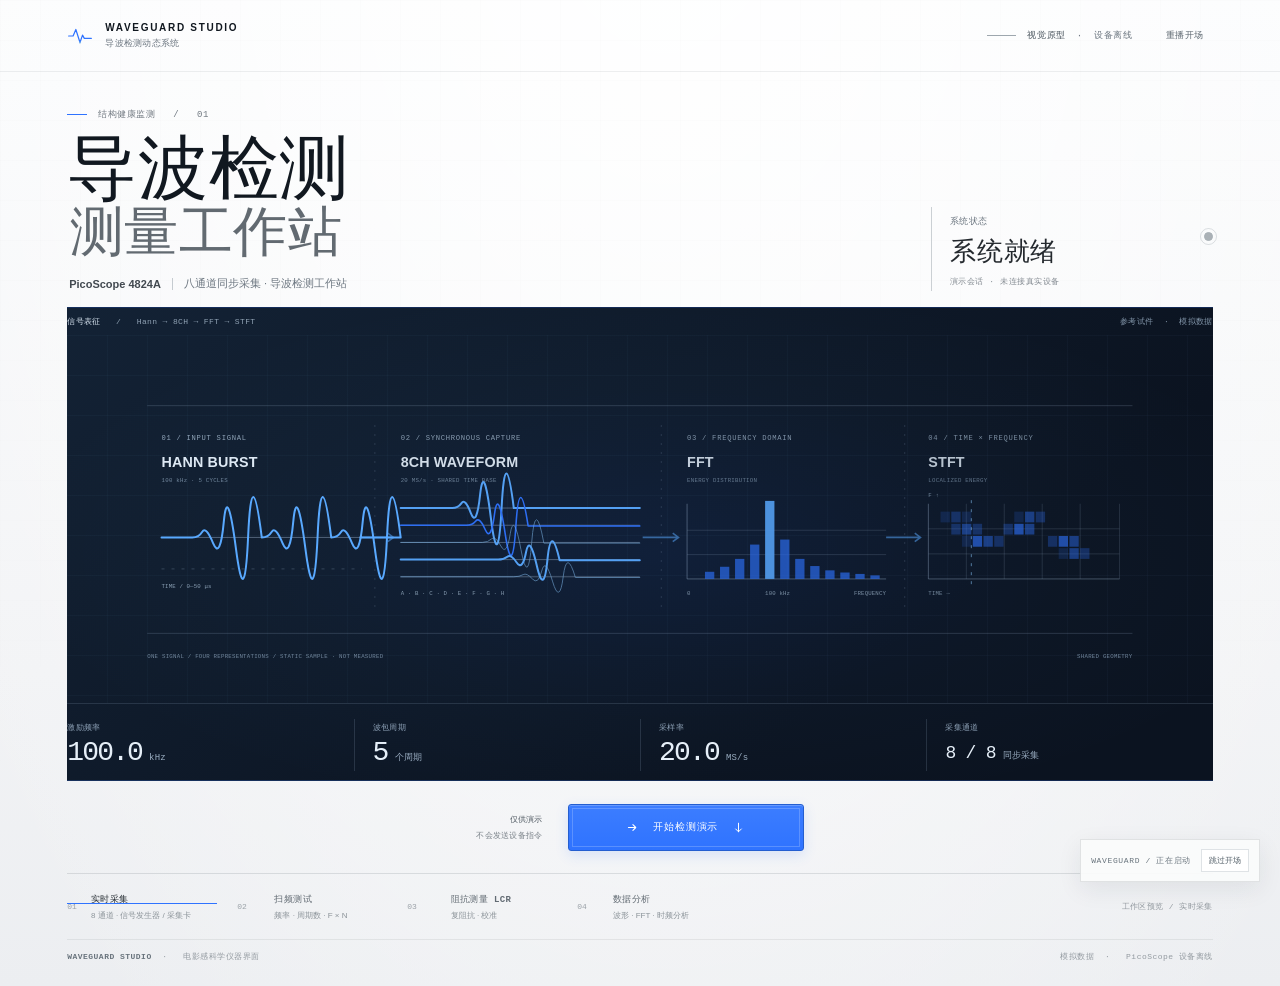
<file: hero-c.html>
<!doctype html>
<html lang="zh-CN" data-hero="C">
  <head>
    <meta charset="utf-8" />
    <meta name="viewport" content="width=device-width, initial-scale=1" />
    <meta name="color-scheme" content="light" />
    <meta name="theme-color" content="#F2F3F5" />
    <title>WaveGuard Studio — Data Metamorphosis</title>
    <style>
      :root {
        --paper: #F2F3F5;
        --white: #fff;
        --ink: #111820;
        --graphite: #343a40;
        --muted: #747c84;
        --muted-2: #9299a0;
        --hairline: rgba(26, 34, 42, .12);
        --hairline-light: rgba(26, 34, 42, .07);
        --blue: var(--signal);
        --blue-soft: var(--signal-soft);
        --blue-veil: rgba(var(--signal-rgb),.08);
        --amber: var(--copper);
        --green: var(--success);
        --serif: "Iowan Old Style", "Baskerville", "Palatino Linotype", "Songti SC", serif;
        --mono: "SFMono-Regular", "Cascadia Code", "Roboto Mono", Consolas, monospace;
        --sans: -apple-system, BlinkMacSystemFont, "SF Pro Display", "PingFang SC", "Microsoft YaHei", "Segoe UI", sans-serif;
        --ease: cubic-bezier(.2, .8, .2, 1);
        --ease-enter: cubic-bezier(.16, 1, .3, 1);
        --ease-cinematic: cubic-bezier(.22, 1, .36, 1);
        color-scheme: light;
        font-family: var(--sans);
        font-synthesis: none;
        text-rendering: optimizeLegibility;
        -webkit-font-smoothing: antialiased;
        -moz-osx-font-smoothing: grayscale;
      }
      *, *::before, *::after { box-sizing: border-box; }
      html { min-width: 320px; min-height: 100%; scroll-behavior: smooth; }
      body {
        min-width: 320px; min-height: 100vh; margin: 0; overflow-x: hidden; color: var(--ink);
        background:
          radial-gradient(ellipse at 52% -18%, rgba(255,255,255,.98), transparent 55rem),
          linear-gradient(180deg, #FBFCFD 0%, var(--paper) 68%, #ECEEF1 100%);
      }
      button, a { font: inherit; } button { color: inherit; }
      button:focus-visible, a:focus-visible { outline: 3px solid rgba(var(--signal-rgb),.3); outline-offset: 4px; }
      ::selection { color: #fff; background: var(--blue); }
      .lab-grid {
        position: fixed; z-index: -1; inset: 0; pointer-events: none; opacity: .34;
        background-image: linear-gradient(rgba(39,52,64,.028) 1px, transparent 1px), linear-gradient(90deg, rgba(39,52,64,.028) 1px, transparent 1px);
        background-size: 40px 40px;
        mask-image: linear-gradient(to bottom, #000 0, rgba(0,0,0,.72) 48%, transparent 100%);
      }
      .masthead {
        position: relative; z-index: 10; display: flex; width: min(100%, 1600px); min-height: 72px;
        align-items: center; gap: 24px; margin: 0 auto; padding: 0 5.25vw;
        border-bottom: 1px solid rgba(30,42,52,.075);
        transition: opacity 520ms var(--ease), filter 520ms var(--ease), transform 520ms var(--ease);
      }
      .wordmark { display: inline-flex; align-items: center; gap: 12px; color: inherit; text-decoration: none; }
      .wordmark-symbol { width: 26px; height: 26px; flex: 0 0 auto; }
      .wordmark-copy { display: grid; gap: 4px; }
      .wordmark-name { font-size: 10px; font-weight: 750; letter-spacing: .19em; }
      .wordmark-sub { color: var(--muted); font: 9px var(--mono); letter-spacing: .035em; }
      .mast-spacer { flex: 1; }
      .prototype-mark { display: flex; align-items: center; gap: 11px; color: var(--muted); font: 9px var(--mono); letter-spacing: .075em; }
      .prototype-mark .rule { width: 29px; height: 1px; background: #9ea7ae; }
      .prototype-mark strong { color: #49545d; font-weight: 650; }
      .opening-actions { display: flex; align-items: center; gap: 7px; }
      .text-control {
        min-height: 32px; padding: 0 9px; border: 0; border-radius: 6px; color: #5e6871;
        background: transparent; cursor: pointer; font: 9px var(--mono); letter-spacing: .06em;
        transition: color 160ms var(--ease), background 160ms var(--ease);
      }
      .text-control:hover { color: var(--blue); background: rgba(var(--signal-rgb),.05); }
      .text-control[hidden] { display: none; }

      .product-shell { width: min(100%, 1600px); margin: 0 auto; padding: 36px 5.25vw 24px; }
      .product-heading {
        display: grid; grid-template-columns: minmax(0, 1fr) minmax(195px, .34fr); align-items: end; gap: 34px;
        margin: 0 0 16px; transition: opacity 460ms var(--ease), transform 620ms var(--ease-cinematic), filter 460ms var(--ease);
      }
      .product-eyebrow { display: flex; align-items: center; gap: 11px; margin: 0 0 15px; color: #717981; font: 9px var(--mono); letter-spacing: .06em; }
      .product-eyebrow::before { width: 20px; height: 1px; background: var(--blue); content: ""; }
      h1 { display: grid; gap: 0; margin: 0; font-size: clamp(38px, 5.45vw, 76px); font-weight: 400; letter-spacing: .01em; line-height: .94; }
      h1 span { display: block; }
      h1 span:first-child { color: #111820; font-weight: 700; }
      h1 .title-second { padding-left: .045em; color: #626a71; font-family: var(--sans); font-size: .78em; font-weight: 400; font-style: normal; letter-spacing: .01em; line-height: 1.1; }
      .product-description { display: flex; align-items: center; gap: 11px; margin: 15px 0 0 2px; color: var(--muted); font-size: 11px; }
      .product-description .description-divider { width: 1px; height: 12px; background: #c5cbd0; }
      .product-description .instrument-name { color: #424950; font-weight: 580; }
      .system-state {
        display: grid; grid-template-columns: 1fr auto; align-items: end; gap: 4px 16px;
        min-height: 84px; padding: 0 0 4px 18px; border-left: 1px solid #cbd0d4;
        transition: transform 450ms var(--ease-cinematic), opacity 350ms var(--ease);
      }
      .state-caption { color: var(--muted); font: 9px var(--mono); letter-spacing: .06em; }
      .state-name { grid-column: 1; color: #24292e; font: 500 clamp(19px, 2vw, 26px)/1 var(--sans); letter-spacing: .035em; }
      .state-light { position: relative; grid-column: 2; grid-row: 1 / span 2; width: 9px; height: 9px; align-self: center; border: 1px solid #a7afb5; border-radius: 50%; background: #aab1b6; }
      .state-light::after { position: absolute; inset: -5px; border: 1px solid rgba(98,112,122,.2); border-radius: 50%; content: ""; }
      .state-detail { grid-column: 1 / -1; color: #828990; font: 8px var(--mono); letter-spacing: .07em; }
      .system-state[data-state="armed"] .state-light,
      .system-state[data-state="tx"] .state-light,
      .system-state[data-state="wave"] .state-light,
      .system-state[data-state="defect"] .state-light,
      .system-state[data-state="echo"] .state-light,
      .system-state[data-state="rx"] .state-light { border-color: var(--signal); background: var(--blue); }
      .system-state[data-state="defect"] .state-light { border-color: var(--copper); background: var(--copper); }
      .system-state[data-state="complete"] .state-light { border-color: var(--success); background: var(--green); }

      .scene-stage {
        position: relative; isolation: isolate; display: grid; grid-template-rows: 27px minmax(0,1fr) 77px;
        height: clamp(400px, 37vw, 510px); overflow: hidden;
        border-top: 1px solid rgba(31,44,54,.1); border-bottom: 1px solid rgba(31,44,54,.1);
        transition: background 640ms var(--ease-cinematic), box-shadow 640ms var(--ease-cinematic);
      }
      .scene-transitioning .scene-stage { will-change: transform; }
      .scene-stage::before {
        position: absolute; z-index: -1; inset: 0; pointer-events: none;
        background: radial-gradient(ellipse at 51% 54%, rgba(255,255,255,.86), rgba(255,255,255,.13) 55%, transparent 80%);
        content: "";
      }
      .scene-meta {
        display: flex; align-items: center; justify-content: space-between; gap: 16px;
        color: #808890; font: 8px var(--mono); letter-spacing: .045em; white-space: nowrap;
      }
      .scene-meta strong { color: #58636d; font-weight: 600; }
      .scene-meta-right { color: #979ea4; text-align: right; }
      .scene-canvas { position: relative; min-width: 0; min-height: 0; }
      .scene-svg { position: absolute; inset: 0; width: 100%; height: 100%; overflow: visible; }
      .scene-svg text { font-family: var(--mono); }
      .metric-value { fill: #28343d; font-family: var(--mono); font-size: 18px; font-weight: 550; letter-spacing: -.04em; }
      #morphTrace { fill: none; stroke: var(--signal); stroke-width: 1.85; stroke-linecap: round; stroke-linejoin: round; stroke-dasharray: none; stroke-dashoffset: 0; vector-effect: non-scaling-stroke; }
      #mobileMorphTrace { stroke-dasharray: none; stroke-dashoffset: 0; }
      #sceneCamera, #mobileCamera { transform-box: view-box; transform-origin: 0 0; }
      #sceneWorld, #mobileWorld { transform-box: view-box; transform-origin: 0 0; }
      .grid-stroke { stroke: rgba(33,48,61,.075); stroke-width: 1; vector-effect: non-scaling-stroke; }
      .grid-major { stroke: rgba(33,48,61,.12); }
      .ruler-text { fill: #98a0a6; font-size: 9px; letter-spacing: .04em; }
      .ruler-tick { stroke: #9ca5ab; stroke-width: 1; vector-effect: non-scaling-stroke; }
      .specimen-body { transform-box: fill-box; transform-origin: center; transition: transform 640ms var(--ease-cinematic), opacity 520ms var(--ease); }
      .specimen-face { fill: url(#specimenFill); stroke: rgba(79,94,105,.28); stroke-width: 1; vector-effect: non-scaling-stroke; }
      .specimen-side { fill: url(#specimenSide); stroke: rgba(79,94,105,.2); stroke-width: 1; vector-effect: non-scaling-stroke; }
      .specimen-highlight { fill: none; stroke: rgba(255,255,255,.9); stroke-width: 1; vector-effect: non-scaling-stroke; }
      .specimen-etch { fill: none; stroke: rgba(80,94,105,.17); stroke-width: 1; vector-effect: non-scaling-stroke; }
      .shared-axis { stroke: #727e88; stroke-width: 1.25; vector-effect: non-scaling-stroke; transition: stroke 560ms var(--ease-cinematic), stroke-width 560ms var(--ease-cinematic); }
      .static-transmission { fill: none; stroke: rgba(var(--signal-rgb),.27); stroke-width: 1.1; stroke-dasharray: 4 8; vector-effect: non-scaling-stroke; }
      .station-stem { stroke: #616e78; stroke-width: 1; vector-effect: non-scaling-stroke; }
      .station-halo { fill: rgba(255,255,255,.66); stroke: #82909b; stroke-width: 1; vector-effect: non-scaling-stroke; }
      .station-core { fill: #727f89; }
      .station-blue { stroke: var(--signal); }
      .station-blue-core { fill: var(--signal); }
      .station-name { fill: #434c54; font-size: 10px; font-weight: 650; letter-spacing: .035em; }
      .station-note { fill: #90989e; font-size: 8px; letter-spacing: .025em; }
      .defect-guide { stroke: rgba(164,112,37,.58); stroke-width: 1; stroke-dasharray: 3 5; vector-effect: non-scaling-stroke; transition: opacity 300ms var(--ease); }
      .defect-mark { fill: #f3f4f3; stroke: var(--copper); stroke-width: 1.1; vector-effect: non-scaling-stroke; transition: fill 260ms var(--ease), stroke 260ms var(--ease), transform 420ms var(--ease-cinematic); transform-box: fill-box; transform-origin: center; }
      .defect-crack { fill: none; stroke: var(--copper); stroke-width: 1.2; stroke-linecap: round; vector-effect: non-scaling-stroke; }
      .defect-label { fill: var(--copper); font-size: 9px; letter-spacing: .035em; }
      .defect-sub { fill: #9d968a; font-size: 8px; letter-spacing: .02em; }
      .packet-curve { fill: none; stroke: var(--signal-hi); stroke-width: 1.7; stroke-linecap: round; vector-effect: non-scaling-stroke; }
      .packet-underlay { fill: none; stroke: rgba(var(--signal-rgb),.2); stroke-width: 5; stroke-linecap: round; filter: url(#softBlur); vector-effect: non-scaling-stroke; }
      .packet-container { opacity: .055; transition: opacity 200ms linear; }
      .packet-visible { opacity: .96; }
      .packet-return .packet-curve { stroke: var(--signal-soft); stroke-width: 1.6; }
      .propagation-tail { fill: none; stroke: rgba(var(--signal-rgb),.46); stroke-width: 1; stroke-linecap: round; vector-effect: non-scaling-stroke; }
      .tx-flare { fill: rgba(var(--signal-rgb),.13); stroke: rgba(var(--signal-rgb),.38); stroke-width: 1; opacity: 0; transform-box: fill-box; transform-origin: center; vector-effect: non-scaling-stroke; }
      .rx-flare { fill: rgba(var(--signal-rgb),.09); stroke: rgba(var(--signal-rgb),.52); stroke-width: 1; opacity: 0; vector-effect: non-scaling-stroke; }
      .scene-stage.is-firing .tx-flare { animation: terminal-flash 320ms var(--ease-enter) both; }
      .scene-stage.is-firing .tx-flare:nth-child(2) { animation-delay: 55ms; }
      .scene-stage.is-rx .rx-flare { animation: terminal-flash 440ms var(--ease-enter) both; }
      .scene-stage.is-rx .rx-flare:nth-child(2) { animation-delay: 65ms; }
      .scene-stage.is-defect #defectMark { fill: #fff6e9; stroke: var(--copper); transform: scale(1.14); }
      .scene-stage.is-defect #defectHalo { opacity: 1; transform: scale(1.1); }
      .defect-halo { fill: rgba(202,140,47,.08); stroke: rgba(179,119,32,.3); stroke-width: 1; opacity: 0; transform-box: fill-box; transform-origin: center; transition: opacity 240ms ease, transform 520ms var(--ease-cinematic); }
      .opening-draw { stroke-dasharray: 1; stroke-dashoffset: 1; }
      .is-opening .opening-draw { animation: draw-signature 1120ms var(--ease-enter) 140ms forwards; }
      .is-opening .product-heading { animation: editorial-enter 760ms var(--ease-enter) both; }
      .is-opening .system-state { animation: editorial-enter 580ms var(--ease-enter) 170ms both; }
      .scene-scope { opacity: 0; transition: opacity 140ms linear; }
      .scope-grid, .scope-axis { stroke: rgba(39,59,76,.115); stroke-width: 1; vector-effect: non-scaling-stroke; }
      .scope-grid.major { stroke: rgba(39,59,76,.18); }
      .shared-axis { transition: stroke 120ms linear, stroke-width 120ms linear; }
      .scope-axis { stroke: rgba(56,78,97,.58); stroke-width: 1; vector-effect: non-scaling-stroke; }
      .scope-grid { stroke: rgba(39,59,76,.115); stroke-width: 1; vector-effect: non-scaling-stroke; }
      .scope-grid.major { stroke: rgba(39,59,76,.18); }
      .scope-label { fill: #78848d; font-size: 9px; letter-spacing: .035em; }
      .scope-caption { fill: #6a7883; font-size: 8px; letter-spacing: .035em; }
      .scope-trace { fill: none; stroke: var(--signal); stroke-width: 1.85; stroke-linecap: round; stroke-linejoin: round; stroke-dasharray: 1; stroke-dashoffset: 1; vector-effect: non-scaling-stroke; }
      .scope-envelope { fill: url(#scopeFill); opacity: 0; transition: opacity 450ms ease; }
      .scene-stage.is-measured .scope-trace { animation: draw-signature 690ms var(--ease-enter) forwards; }
      .scene-stage.is-measured .scope-envelope { opacity: .11; }
      .scope-cursor { stroke: rgba(var(--signal-rgb),.72); stroke-width: 1; stroke-dasharray: 3 5; opacity: 0; vector-effect: non-scaling-stroke; }
      .scene-stage.is-measured .scope-cursor { opacity: .8; transition: opacity 380ms var(--ease) 260ms; }
      .stage-caption { position: absolute; z-index: 2; top: 10%; left: 50%; width: min(90%, 540px); text-align: center; pointer-events: none; opacity: 0; transform: translate(-50%, 8px); transition: opacity 260ms ease, transform 420ms var(--ease-cinematic); }
      .cinematic-active .stage-caption { opacity: 1; transform: translate(-50%, 0); }
      .stage-caption-kicker { display: block; margin-bottom: 8px; color: #687782; font: 8px var(--mono); letter-spacing: .06em; }
      .stage-caption-title { display: block; color: #252b30; font: 500 clamp(18px, 2.4vw, 29px)/1.1 var(--sans); letter-spacing: .015em; }
      .stage-caption-detail { display: block; margin-top: 7px; color: #78828a; font: 8px var(--mono); letter-spacing: .05em; }

      .mobile-scene { display: none; }
      .mobile-svg { position: absolute; inset: 0; width: 100%; height: 100%; overflow: visible; }
      .mobile-scope-grid { fill: none; stroke: rgba(39,59,76,.115); stroke-width: 1; vector-effect: non-scaling-stroke; }
      .mobile-scope-axis { fill: none; stroke: rgba(56,78,97,.32); stroke-width: 1; vector-effect: non-scaling-stroke; }
      .mobile-scope-label { fill: #78848d; font: 11px var(--mono); letter-spacing: .025em; }
      .mobile-station-name { fill: #434c54; font: 650 13px var(--sans); letter-spacing: .04em; }
      .mobile-station-note { fill: #90989e; font: 10px var(--mono); letter-spacing: .02em; }
      .mobile-packet-curve { fill: none; stroke: var(--signal-hi); stroke-width: 2; stroke-linecap: round; vector-effect: non-scaling-stroke; }
      .mobile-scope-trace { fill: none; stroke: var(--signal); stroke-width: 2.3; stroke-linecap: round; stroke-linejoin: round; stroke-dasharray: none; stroke-dashoffset: 0; vector-effect: non-scaling-stroke; }
      .mobile-metric { fill: #28343d; font: 550 18px var(--mono); letter-spacing: -.04em; }
      #specimenBody, #stationSystem, #defectSystem, #scopeSystem, #mobilePhysical, #mobileScope,
      #defectHalo, #incidentPacket, #reflectedPacket, #transmittedPacket, #mobileIncident,
      #mobileReflected, #mobileTransmitted, #defectMark { transition: none !important; }
      .wordmark-name { letter-spacing: .17em; }
      .scene-readouts {
        position: relative; z-index: 1; display: grid; grid-template-columns: repeat(4, minmax(0,1fr));
        align-items: center; padding: 9px 0 4px; border-top: 1px solid rgba(38,52,65,.1);
        transition: border-color 420ms var(--ease), opacity 260ms ease;
      }
      .readout { position: relative; display: grid; grid-template-columns: auto auto; grid-template-rows: auto auto; align-items: baseline; justify-content: start; gap: 0 7px; min-height: 52px; padding: 3px 14px 2px 0; }
      .readout + .readout { padding-left: 18px; border-left: 1px solid rgba(47,61,73,.13); }
      .readout-label { grid-column: 1 / -1; margin-bottom: 5px; color: #7d8790; font: 8px var(--mono); letter-spacing: .04em; transition: color 300ms ease; }
      .readout-value { color: #303941; font: 500 clamp(19px, 2.2vw, 28px)/1 var(--mono); letter-spacing: -.065em; transition: color 300ms ease, transform 420ms var(--ease-enter); }
      .readout-unit { color: #7c858d; font: 9px var(--mono); letter-spacing: .02em; }
      .readout:nth-child(4) .readout-value { font-size: clamp(14px,1.5vw,18px); letter-spacing: -.04em; }
      .scene-stage.is-measured .scene-readouts { border-color: rgba(var(--signal-rgb),.2); }
      .scene-stage.is-measured .readout { animation: readout-enter 430ms var(--ease-enter) both; }
      .scene-stage.is-measured .readout:nth-child(2) { animation-delay: 75ms; }
      .scene-stage.is-measured .readout:nth-child(3) { animation-delay: 150ms; }
      .scene-stage.is-measured .readout:nth-child(4) { animation-delay: 225ms; }
      @keyframes readout-enter { from { opacity: .18; transform: translateY(7px); } to { opacity: 1; transform: translateY(0); } }

      .action-strip { display: flex; align-items: center; justify-content: center; gap: 25px; min-height: 92px; transition: opacity 360ms var(--ease), transform 420ms var(--ease); }
      .action-context { display: grid; gap: 5px; color: #7a8289; font: 8px var(--mono); letter-spacing: .04em; text-align: right; }
      .action-context strong { color: #4b555e; font-weight: 600; }
      .start-inspection {
        position: relative; display: inline-flex; min-width: 236px; min-height: 47px; align-items: center; justify-content: center; gap: 14px;
        padding: 0 19px; border: 1px solid var(--signal); border-radius: 3px; color: #fff;
        background: linear-gradient(180deg, var(--signal-hi), var(--signal)); box-shadow: 0 5px 16px rgba(var(--signal-rgb),.14), inset 0 1px 0 rgba(255,255,255,.24);
        cursor: pointer; font: 650 10px var(--mono); letter-spacing: .08em;
        transition: transform 170ms var(--ease), box-shadow 220ms var(--ease), background 220ms var(--ease);
      }
      .start-inspection::before { position: absolute; inset: 3px; border: 1px solid rgba(255,255,255,.2); content: ""; pointer-events: none; }
      .start-inspection:hover { transform: translateY(-1px); background: linear-gradient(180deg, var(--signal-hi), var(--signal)); box-shadow: 0 7px 20px rgba(var(--signal-rgb),.2), inset 0 1px 0 rgba(255,255,255,.25); }
      .start-inspection:active { transform: scale(.975); }
      .start-inspection:disabled { cursor: default; opacity: .65; transform: none; }
      .start-arrow { width: 13px; height: 13px; }
      .complete-stamp { display: none; color: var(--green); font: 9px var(--mono); letter-spacing: .13em; }
      .is-complete .complete-stamp { display: inline-flex; align-items: center; gap: 7px; }
      .complete-stamp::before { width: 6px; height: 6px; border-radius: 50%; background: var(--success); content: ""; }

      .workspace-dock {
        display: grid; grid-template-columns: 1fr auto; align-items: center; gap: 20px; min-height: 67px;
        border-top: 1px solid rgba(29,41,51,.12); border-bottom: 1px solid rgba(29,41,51,.075);
        transition: opacity 360ms var(--ease), transform 420ms var(--ease);
      }
      .dock-items { display: flex; min-width: 0; align-items: stretch; gap: 0; }
      .dock-item {
        position: relative; display: grid; grid-template-columns: auto auto; align-content: center; gap: 4px 9px;
        min-width: 150px; padding: 0 21px 0 0; margin-right: 20px; border: 0; color: #626b73;
        background: transparent; text-align: left; cursor: pointer; transition: color 180ms var(--ease);
      }
      .dock-item::after { position: absolute; right: 0; bottom: 17px; left: 0; height: 1px; background: transparent; content: ""; transition: background 180ms ease; }
      .dock-item:hover, .dock-item[aria-current="page"] { color: #22292f; }
      .dock-item[aria-current="page"]::after { background: var(--blue); }
      .dock-index { grid-row: 1 / span 2; align-self: center; color: #9aa1a7; font: 8px var(--mono); }
      .dock-name { font: 650 9px var(--mono); letter-spacing: .04em; }
      .dock-detail { color: #8b9399; font-size: 8px; }
      .dock-note { color: #92999f; font: 8px var(--mono); letter-spacing: .05em; text-align: right; }
      .sub-footer { display: flex; justify-content: space-between; gap: 12px; padding-top: 11px; color: #939aa0; font: 8px var(--mono); letter-spacing: .06em; transition: opacity 360ms var(--ease); }
      .sub-footer strong { color: #69747d; font-weight: 600; }

      .cinema-caption {
        position: absolute; z-index: 60; top: 13%; left: 50%; width: min(92%, 600px);
        opacity: 0; text-align: center; pointer-events: none; transform: translate(-50%, 9px);
        transition: opacity 200ms ease, transform 420ms var(--ease-cinematic);
      }
      .cinematic-active .cinema-caption { opacity: 1; transform: translate(-50%, 0); }
      .cinema-caption small { display: block; margin-bottom: 7px; color: #74828c; font: 8px var(--mono); letter-spacing: .22em; }
      .cinema-caption strong { display: block; color: #242b30; font: 500 clamp(20px, 2.5vw, 31px)/1 var(--sans); letter-spacing: .02em; }
      .cinema-caption span { display: block; margin-top: 7px; color: #78848d; font: 8px var(--mono); letter-spacing: .13em; }
      .director-hud {
        position: fixed; z-index: 80; right: max(24px, calc((100vw - 1480px)/2)); bottom: 25px; left: max(24px, calc((100vw - 1480px)/2));
        display: grid; grid-template-columns: auto minmax(0,1fr) auto; align-items: center; gap: 22px;
        padding: 14px 17px 12px; border: 1px solid rgba(46,59,70,.12); color: #454e55;
        background: rgba(249,250,251,.92); box-shadow: 0 10px 38px rgba(26,38,49,.09);
        backdrop-filter: blur(18px) saturate(130%); -webkit-backdrop-filter: blur(18px) saturate(130%);
        opacity: 0; visibility: hidden; transform: translateY(15px);
        transition: opacity 300ms ease, transform 480ms var(--ease-cinematic), visibility 300ms;
      }
      .cinematic-active .director-hud { opacity: 1; visibility: visible; transform: translateY(0); }
      .director-current { display: grid; min-width: 178px; gap: 4px; }
      .director-current small { color: #7e8991; font: 8px var(--mono); letter-spacing: .15em; }
      .director-current strong { color: #303941; font: 600 10px var(--mono); letter-spacing: .08em; }
      .director-track { display: grid; min-width: 0; gap: 10px; }
      .director-progress { height: 1px; overflow: hidden; background: #d8dde1; }
      .director-progress-fill { width: 100%; height: 100%; background: var(--blue); transform: scaleX(0); transform-origin: left center; }
      .director-steps { display: flex; min-width: 0; justify-content: space-between; gap: 5px; overflow: hidden; }
      .director-step { overflow: hidden; color: #a0a6ab; font: 7px var(--mono); letter-spacing: .035em; text-overflow: ellipsis; white-space: nowrap; transition: color 180ms ease; }
      .director-step[aria-current="step"] { color: var(--signal); }
      .skip-inspection { position: fixed; z-index: 85; right: 30px; bottom: 24px; min-height: 34px; padding: 0 13px; border: 1px solid #d9dfe3; color: #616d76; background: rgba(255,255,255,.9); backdrop-filter: blur(10px); cursor: pointer; font: 9px var(--sans); letter-spacing: .06em; opacity: 0; pointer-events: none; transition: opacity 240ms ease, color 180ms ease, border-color 180ms ease; }
      .cinematic-active .skip-inspection:not([hidden]) { opacity: .88; pointer-events: auto; }
      .skip-inspection:hover { border-color: var(--signal-soft); color: var(--signal); }
      .skip-inspection[hidden] { display: none; }
      .intro-cue {
        position: fixed; z-index: 90; right: 20px; bottom: 18px; display: flex; align-items: center; gap: 10px;
        padding: 9px 10px; border: 1px solid rgba(36,48,59,.12); color: #68737c; background: rgba(250,251,251,.94);
        box-shadow: 0 7px 24px rgba(28,39,49,.08); font: 8px var(--mono); letter-spacing: .08em;
        opacity: 0; transform: translateY(8px); transition: opacity 220ms ease, transform 350ms var(--ease-enter);
      }
      .intro-cue[hidden] { display: none; }
      .is-opening .intro-cue:not([hidden]) { opacity: 1; transform: translateY(0); }
      .intro-cue button { padding: 5px 7px; border: 1px solid #dfe3e6; color: #55616a; background: #fff; cursor: pointer; font: 8px var(--mono); }
      .intro-cue button:hover { color: var(--blue); border-color: var(--signal-soft); }

      .cinematic-active .masthead { opacity: .24; filter: blur(1px); transform: translateY(-3px); }
      .cinematic-active .product-heading { opacity: .08; filter: blur(2px); transform: translateY(-20px) scale(.985); }
      .cinematic-active .action-strip, .cinematic-active .workspace-dock, .cinematic-active .sub-footer { opacity: .04; transform: translateY(12px); pointer-events: none; }
      .cinematic-active .scene-stage {
        position: fixed; z-index: 40; inset: 0; width: 100%; height: 100vh; height: 100svh; max-height: none; min-height: 0;
        grid-template-rows: 32px minmax(0,1fr) 94px; margin: 0; padding: 34px 5.2vw 105px;
        border: 0; background: radial-gradient(ellipse at 50% 46%, #fff 0%, #FBFCFD 58%, #ECEEF1 100%);
      }
      .cinematic-active .scene-stage::before { background: radial-gradient(ellipse at 50% 49%, rgba(255,255,255,.98), rgba(255,255,255,.18) 65%, transparent 90%); }
      .cinematic-active .scene-canvas { min-height: 0; }
      .cinematic-active .stage-caption { opacity: 0; }
      .cinematic-active .scene-readouts { opacity: 0; border-color: rgba(var(--signal-rgb),.16); pointer-events: none; }
      .cinematic-active .scene-readouts .readout-value { color: #202a32; }
      .cinematic-active .cinema-caption { top: 10.5%; }
      .cinematic-active[data-phase="defect"] .cinema-caption strong { color: var(--copper); }
      .cinematic-active[data-phase="complete"] .cinema-caption strong { color: var(--success); }
      .cinematic-active .scene-meta { opacity: .62; }
      .cinematic-active .mobile-scene { height: 100%; }
      .is-complete .cinema-caption { opacity: 0; visibility: hidden; }

      @keyframes draw-signature { to { stroke-dashoffset: 0; } }
      @keyframes editorial-enter { from { opacity: 0; transform: translateY(14px); filter: blur(3px); } to { opacity: 1; transform: translateY(0); filter: blur(0); } }
      @keyframes terminal-flash { 0% { opacity: 0; transform: scale(.65); } 35% { opacity: 1; transform: scale(1.08); } 100% { opacity: .05; transform: scale(1.8); } }

      @media (max-width: 1040px) {
        .masthead { padding-right: 4vw; padding-left: 4vw; }
        .product-shell { padding-right: 4vw; padding-left: 4vw; }
        .product-heading { grid-template-columns: minmax(0,1fr) minmax(165px,.36fr); gap: 22px; }
        h1 { font-size: clamp(38px,6.1vw,64px); }
        .scene-stage { height: clamp(400px,47vw,500px); }
        .director-hud { right: 18px; left: 18px; gap: 15px; }
        .director-current { min-width: 145px; }
        .director-step { font-size: 6px; }
      }
      @media (max-width: 720px) {
        .masthead { min-height: 62px; gap: 12px; padding-right: 19px; padding-left: 19px; }
        .wordmark-symbol { width: 23px; height: 23px; }
        .wordmark-name { font-size: 9px; } .wordmark-sub { font-size: 8px; }
        .prototype-mark { gap: 7px; font-size: 7px; letter-spacing: .04em; }
        .prototype-mark .rule { width: 15px; }
        .opening-actions { gap: 0; }
        .text-control { min-height: 29px; padding: 0 6px; font-size: 7px; }
        .product-shell { padding: 28px 20px 19px; }
        .product-heading { grid-template-columns: 1fr; gap: 18px; margin-bottom: 12px; }
        .product-eyebrow { margin-bottom: 12px; font-size: 8px; }
        h1 { font-size: clamp(38px,9.5vw,60px); }
        h1 .title-second { font-size: .71em; }
        .product-description { flex-wrap: wrap; gap: 8px; margin-top: 12px; font-size: 10px; }
        .system-state { grid-template-columns: auto 1fr auto; align-items: center; gap: 6px 10px; min-height: 0; padding: 8px 0 2px; border-left: 0; border-top: 1px solid var(--hairline); }
        .state-caption { grid-column: 1; grid-row: 1; font-size: 7px; }
        .state-name { grid-column: 2; grid-row: 1; font-size: 17px; }
        .state-light { grid-column: 3; grid-row: 1; }
        .state-detail { grid-column: 1 / -1; grid-row: 2; font-size: 7px; }
        .scene-stage { height: auto; min-height: 0; grid-template-rows: 24px 390px 92px; }
        .scene-meta { gap: 9px; font-size: 6px; letter-spacing: .065em; }
        .scene-meta-right { max-width: 45%; overflow: hidden; text-overflow: ellipsis; }
        .desktop-scene { display: none; }
        .mobile-scene { position: relative; display: block; width: 100%; height: 100%; }
        .mobile-heading { position: absolute; top: 7px; left: 4px; color: #7e8890; font: 7px var(--mono); letter-spacing: .11em; }
        .mobile-propagation { position: absolute; inset: 27px 0 0; opacity: 1; transform: scaleY(1); transform-origin: center; transition: opacity 480ms var(--ease-cinematic), transform 560ms var(--ease-cinematic); }
        .mobile-rail { position: absolute; top: 5px; bottom: 2px; left: 50%; width: min(100%,310px); transform: translateX(-50%); }
        .mobile-specimen {
          position: absolute; top: 17px; bottom: 33px; left: calc(50% - 17px); width: 34px;
          border: 1px solid rgba(78,94,106,.28); border-radius: 17px;
          background: linear-gradient(90deg,#e3e7e9 0%,#fff 27%,#f4f6f7 72%,#dfe4e7 100%);
          box-shadow: inset 0 0 0 5px rgba(255,255,255,.22);
          transition: transform 560ms var(--ease-cinematic), opacity 450ms ease;
        }
        .mobile-specimen::before, .mobile-specimen::after { position:absolute; left: 6px; right:6px; height:1px; background:rgba(95,110,121,.19); content:""; }
        .mobile-specimen::before { top:8px; } .mobile-specimen::after { bottom:8px; }
        .mobile-axis { position:absolute; top: 17px; bottom:33px; left:50%; width:1px; background:rgba(35,54,69,.43); transform:translateX(-50%); transition:background 500ms ease,width 500ms ease; }
        .mobile-station { position:absolute; left:50%; display:grid; justify-items:center; gap:5px; width:108px; color:#4c5760; transform:translateX(-50%); text-align:center; }
        .mobile-station-top { top:0; } .mobile-station-mid { top:42%; } .mobile-station-bottom { top:77%; bottom:auto; }
        .mobile-station strong { display:block; font:650 8px var(--mono); letter-spacing:.13em; }
        .mobile-station small { color:#929ba1; font:7px var(--mono); letter-spacing:.07em; }
        .mobile-node { width:14px; height:14px; border:1px solid #83919b; border-radius:50%; background:#fafbfb; box-shadow:0 0 0 4px rgba(255,255,255,.62); }
        .mobile-station-mid .mobile-node { border-color:var(--signal); }
        .mobile-station-bottom .mobile-node { border-color:var(--copper); border-radius:2px; transform:rotate(45deg); }
        .mobile-packet { position:absolute; z-index:2; top:23px; left:50%; display:block; width:22px; height:46px; border-radius:50%; opacity:.06; background:linear-gradient(180deg,transparent,rgba(var(--signal-rgb),.19),var(--signal-hi) 48%,rgba(var(--signal-rgb),.15),transparent); filter:blur(1px); transform:translate(-50%,0); }
        .mobile-packet.is-visible { opacity:.92; }
        .mobile-echo { position:absolute; z-index:2; top:23px; left:50%; display:block; width:20px; height:34px; border-radius:50%; opacity:0; background:linear-gradient(180deg,transparent,rgba(var(--signal-rgb),.12),var(--signal-soft) 52%,transparent); filter:blur(1px); transform:translate(-50%,0); }
        .mobile-defect-halo { position:absolute; top:77%; left:50%; width:30px; height:30px; border:1px solid rgba(183,126,41,.0); border-radius:50%; transform:translate(-50%,-50%); transition:border-color 200ms ease,transform 450ms var(--ease-cinematic); }
        .scene-stage.is-defect .mobile-defect-halo { border-color:rgba(183,126,41,.46); transform:translate(-50%,-50%) scale(1.12); }
        .mobile-scope { position:absolute; inset:35px 0 7px; display:grid; place-items:center; opacity:0; clip-path:inset(48% 0 48%); transform:scaleY(.08); transform-origin:center; transition:opacity 420ms var(--ease-cinematic),clip-path 560ms var(--ease-cinematic),transform 560ms var(--ease-cinematic); }
        .mobile-scope svg { width:100%; height:100%; overflow:visible; }
        .mobile-scope text { fill:#78848d; font:12px var(--mono); }
        .mobile-scope-grid { stroke:rgba(45,63,78,.13); stroke-width:1; vector-effect:non-scaling-stroke; }
        .mobile-scope-axis { stroke:rgba(56,78,97,.46); stroke-width:1; vector-effect:non-scaling-stroke; }
        .mobile-scope-trace { fill:none; stroke:var(--signal); stroke-width:2.3; stroke-linecap:round; stroke-linejoin:round; stroke-dasharray:1; stroke-dashoffset:1; vector-effect:non-scaling-stroke; }
        .scene-stage.is-scope .mobile-propagation { opacity:.04; transform:scaleY(.045); }
        .scene-stage.is-scope .mobile-specimen { opacity:.08; transform:scaleY(.03); }
        .scene-stage.is-scope .mobile-axis { width:2px; background:#4c82ad; }
        .scene-stage.is-scope .mobile-scope { opacity:1; clip-path:inset(0); transform:scaleY(1); }
        .scene-stage.is-measured .mobile-scope-trace { animation:draw-signature 650ms var(--ease-enter) forwards; }
        .scene-readouts { grid-template-columns:repeat(2,minmax(0,1fr)); padding-top:7px; }
        .readout { min-height:35px; padding:2px 5px 6px 0; gap:0 6px; }
        .readout + .readout { padding-left:10px; }
        .readout:nth-child(3) { border-left:0; padding-left:0; }
        .readout-label { margin-bottom:3px; font-size:6px; }
        .readout-value { font-size:17px; }
        .readout-unit { font-size:7px; }
        .readout:nth-child(4) .readout-value { font-size:12px; }
        .action-strip { min-height:83px; flex-direction:column; gap:9px; padding:11px 0 13px; }
        .action-context { display:flex; gap:7px; text-align:center; font-size:7px; }
        .start-inspection { width:min(100%,360px); min-height:43px; }
        .workspace-dock { grid-template-columns:1fr; gap:0; min-height:0; }
        .dock-items { justify-content:space-between; overflow-x:auto; }
        .dock-item { min-width:0; flex:1; gap:4px; margin-right:0; padding:14px 7px 15px 0; }
        .dock-item::after { bottom:8px; }
        .dock-index { grid-row:auto; font-size:6px; }
        .dock-name { font-size:7px; letter-spacing:.04em; }
        .dock-detail { grid-column:1 / -1; font-size:6px; white-space:nowrap; }
        .dock-note { padding:0 0 11px; text-align:left; font-size:7px; }
        .sub-footer { align-items:flex-start; flex-direction:column; gap:4px; font-size:7px; }
        .intro-cue { right:10px; bottom:10px; left:10px; justify-content:space-between; }
        .director-hud { display:none; }
        .director-current { grid-column:1; grid-row:1; min-width:0; gap:3px; }
        .director-current small { font-size:6px; } .director-current strong { font-size:8px; }
        .director-track { grid-column:1 / -1; grid-row:2; gap:6px; }
        .director-steps { gap:2px; }
        .director-step { max-width:10%; font-size:5px; letter-spacing:0; }
        .skip-inspection { right:12px; bottom:12px; min-height:30px; padding:0 10px; font-size:8px; }
        .cinematic-active .scene-stage { inset:0; grid-template-rows:24px minmax(0,1fr) 94px; padding:20px 18px 116px; }
        .cinematic-active .scene-canvas { min-height:0; }
        .cinematic-active .cinema-caption { top:7.5%; left:20px; width:auto; text-align:left; transform:translateY(0); }
        .cinematic-active .cinema-caption small { font-size:6px; margin-bottom:5px; }
        .cinematic-active .cinema-caption strong { font-size:18px; }
        .cinematic-active .cinema-caption span { font-size:6px; margin-top:5px; }
      }
      @media (prefers-reduced-motion: reduce) {
        html { scroll-behavior:auto; }
        *,*::before,*::after { animation-duration:.01ms !important; animation-iteration-count:1 !important; scroll-behavior:auto !important; transition-duration:.01ms !important; }
      }
      :root {
        --shell-bg: #F2F3F5;
        --surface: #FBFCFD;
        --ink: #111820;
        --muted: #6D7781;
        --stage: #0B1320;
        --stage-2: #132235;
        --signal: #2F73FF;
        --signal-hi: #59A9FF;
        --signal-soft: #7EB6E8;
        --signal-rgb: 47,115,255;
        --copper: #C98435;
        --copper-rgb: 201,132,53;
        --warning: #D5963B;
        --success: #3E8060;
        --danger: #D94B4B;
        --paper: var(--shell-bg);
        --white: var(--surface);
        --blue: var(--signal);
        --blue-soft: var(--signal-soft);
        --blue-veil: rgba(var(--signal-rgb),.08);
        --amber: var(--copper);
        --green: var(--success);
        --hairline: rgba(17,24,32,.12);
        --hairline-light: rgba(17,24,32,.07);
      }
      body { background: radial-gradient(ellipse at 52% -18%, rgba(255,255,255,.98), transparent 55rem), linear-gradient(180deg,#FBFCFD 0%,var(--shell-bg) 68%,#ECEEF1 100%); }
      .scene-stage {
        background: linear-gradient(142deg,var(--stage-2) 0%,var(--stage) 72%);
        border-top-color: rgba(var(--signal-rgb),.24);
        border-bottom-color: rgba(var(--signal-rgb),.2);
      }
      .scene-stage::before { background: radial-gradient(ellipse at 52% 52%,rgba(var(--signal-rgb),.09),rgba(89,169,255,.025) 48%,transparent 78%); }
      .scene-meta { color: #91A3B5; }
      .scene-meta strong { color: #D8E4F0; }
      .scene-meta-right { color: #8295A9; }
      .grid-stroke { stroke: rgba(159,183,208,.095); }
      .grid-major { stroke: rgba(159,183,208,.17); }
      .ruler-text { fill: #8295A9; }
      .ruler-tick { stroke: #748BA3; }
      .specimen-face { fill: #2A3E53; stroke: rgba(186,207,227,.24); }
      .specimen-side { fill: #1A2B3D; stroke: rgba(186,207,227,.18); }
      .specimen-highlight { stroke: rgba(220,235,248,.54); }
      .specimen-etch { stroke: rgba(173,198,222,.18); }
      .shared-axis { stroke: #A5B8CB; }
      .static-transmission { stroke: rgba(var(--signal-rgb),.44); }
      .station-stem { stroke: #758A9F; }
      .station-halo { fill: #142235; stroke: #8EA6BE; }
      .station-core { fill: #9FB2C6; }
      .station-blue { stroke: var(--signal-hi); }
      .station-blue-core { fill: var(--signal); }
      .station-name { fill: #D6E2EF; }
      .station-note { fill: #879BAF; }
      .packet-curve { stroke: var(--signal-hi); }
      .packet-underlay { stroke: rgba(var(--signal-rgb),.24); }
      .packet-return .packet-curve { stroke: var(--copper); }
      .propagation-tail { stroke: rgba(89,169,255,.58); }
      .tx-flare { fill: rgba(var(--signal-rgb),.12); stroke: rgba(89,169,255,.5); }
      .rx-flare { fill: rgba(var(--signal-rgb),.08); stroke: rgba(89,169,255,.66); }
      .defect-guide { stroke: rgba(var(--copper-rgb),.66); }
      .defect-mark { fill: #1B2835; stroke: var(--copper); }
      .defect-crack { stroke: var(--copper); }
      .defect-label { fill: #E0B47C; }
      .defect-sub { fill: #AE9B82; }
      .defect-halo { fill: rgba(var(--copper-rgb),.075); stroke: rgba(var(--copper-rgb),.4); }
      .scene-scope { opacity: 0; }
      .scope-grid { stroke: rgba(159,183,208,.1); }
      .scope-grid.major { stroke: rgba(159,183,208,.18); }
      .scope-axis { stroke: rgba(159,183,208,.55); }
      .scope-label { fill: #B0C0D0; }
      .scope-caption { fill: #91A5B9; }
      .scope-trace { stroke: var(--signal-hi); }
      .scope-envelope { opacity: 0; }
      .scope-cursor { stroke: rgba(89,169,255,.82); }
      .metric-value { fill: #E6F0FA; }
      .stage-caption-kicker { color: #91A5B9; }
      .stage-caption-title { color: #E7EFF8; }
      .stage-caption-detail { color: #9AADC1; }
      .mobile-scope-grid { stroke: rgba(159,183,208,.12); }
      .mobile-scope-axis { stroke: rgba(159,183,208,.5); }
      .mobile-scope-label { fill: #AFC0D1; }
      .mobile-station-name { fill: #D6E2EF; }
      .mobile-station-note { fill: #879BAF; }
      .mobile-packet-curve { stroke: var(--signal-hi); }
      .mobile-scope-trace { stroke: var(--signal-hi); }
      .mobile-metric { fill: #E6F0FA; }
      .scene-readouts { border-top-color: rgba(159,183,208,.17); }
      .readout + .readout { border-left-color: rgba(159,183,208,.18); }
      .readout-label { color: #8FA3B8; }
      .readout-value { color: #E6EFF8; }
      .readout-unit { color: #9AADC1; }
      .scene-stage.is-measured .scene-readouts { border-color: rgba(var(--signal-rgb),.38); }
      .start-inspection {
        border-color: #245ED0;
        background: linear-gradient(180deg,#3C7DFF,#2F73FF);
        box-shadow: 0 4px 13px rgba(var(--signal-rgb),.15),inset 0 1px 0 rgba(255,255,255,.22);
      }
      .start-inspection:hover { background: linear-gradient(180deg,#4A88FF,#2F73FF); box-shadow: 0 6px 17px rgba(var(--signal-rgb),.19),inset 0 1px 0 rgba(255,255,255,.23); }
      .complete-stamp { color: var(--success); }
      .complete-stamp::before { background-color: var(--success); }
      .cinematic-active .scene-stage { background: radial-gradient(ellipse at 50% 46%,#132235 0%,#0B1320 68%,#080F19 100%); }
      .cinematic-active .scene-stage::before { background: radial-gradient(ellipse at 50% 47%,rgba(var(--signal-rgb),.12),rgba(19,34,53,.12) 57%,transparent 86%); }
      .cinematic-active .scene-readouts { border-color: rgba(89,169,255,.26); }
      .cinematic-active .scene-readouts .readout-value { color: #E6EFF8; }
      .cinematic-active[data-phase="impact"] .stage-caption-title { color: #E2B77F; }
      .cinematic-active[data-phase="complete"] .stage-caption-title { color: #90B89D; }
      html[data-hero="A"] body.cinematic-active[data-phase="impact"] .stage-caption-title,
      html[data-hero="C"] body.cinematic-active[data-phase="impact"] .stage-caption-title { color: var(--signal-hi); }
      .variant-scene {
        position: absolute; inset: 0; display: none; overflow: hidden; pointer-events: none;
        background-image: linear-gradient(rgba(126,182,232,.035) 1px,transparent 1px),linear-gradient(90deg,rgba(126,182,232,.035) 1px,transparent 1px);
        background-size: 40px 40px;
      }
      html[data-hero="C"] .desktop-scene,html[data-hero="C"] .mobile-scene { display: none !important; }
      html[data-hero="C"] .variant-scene.hero-c { display: block; }
      .variant-svg { position: absolute; inset: 0; width: 100%; height: 100%; overflow: visible; }
      .variant-mobile { display: none; }
      .hero-label { fill: #DDE8F3; font: 600 20px var(--sans); letter-spacing: .01em; }
      .hero-label-large { fill: #F0F5FA; font: 550 35px var(--mono); letter-spacing: -.045em; }
      .hero-kicker { fill: #90A4B8; font: 10px var(--mono); letter-spacing: .1em; }
      .hero-note { fill: #91A4B8; font: 10px var(--mono); letter-spacing: .035em; }
      .hero-micro { fill: #72879D; font: 8px var(--mono); letter-spacing: .045em; }
      .hero-rule { stroke: rgba(159,183,208,.2); stroke-width: 1; vector-effect: non-scaling-stroke; }
      .hero-rule-dash { stroke: rgba(159,183,208,.25); stroke-width: 1; stroke-dasharray: 3 7; vector-effect: non-scaling-stroke; }
      .hero-flow { fill: none; stroke: rgba(126,182,232,.55); stroke-width: 1.2; vector-effect: non-scaling-stroke; }
      .hero-signal { fill: none; stroke: var(--signal-hi); stroke-width: 2; stroke-linecap: round; stroke-linejoin: round; vector-effect: non-scaling-stroke; }
      .hero-signal-mid { fill: none; stroke: var(--signal); stroke-width: 1.6; stroke-linecap: round; stroke-linejoin: round; vector-effect: non-scaling-stroke; }
      .hero-signal-soft { fill: none; stroke: var(--signal-soft); stroke-width: 1; stroke-linecap: round; stroke-linejoin: round; opacity: .58; vector-effect: non-scaling-stroke; }
      .hero-signal-dim { fill: none; stroke: rgba(89,169,255,.36); stroke-width: 1; stroke-linecap: round; vector-effect: non-scaling-stroke; }
      .hero-node { fill: #132235; stroke: var(--signal-hi); stroke-width: 1.5; vector-effect: non-scaling-stroke; }
      .hero-node-core { fill: var(--signal); }
      .hero-stage-divider { stroke: rgba(159,183,208,.19); stroke-width: 1; stroke-dasharray: 2 7; vector-effect: non-scaling-stroke; }
      .hero-axis { stroke: rgba(159,183,208,.45); stroke-width: 1; vector-effect: non-scaling-stroke; }
      .hero-tick { stroke: rgba(159,183,208,.4); stroke-width: 1; vector-effect: non-scaling-stroke; }
      .hero-dot { fill: var(--signal-hi); }
      .hero-a .a-arm-indicator,.hero-a .a-zero-indicator { opacity: .3; transition: opacity 300ms ease,filter 300ms ease; }
      .hero-a .a-channel-wave { opacity: .66; transition: opacity 380ms ease,stroke-width 380ms ease; }
      .hero-a .a-awg-ring { opacity: .16; transform-box: fill-box; transform-origin: center; transition: opacity 300ms ease,transform 380ms var(--ease-cinematic); }
      body[data-phase="armed"] .hero-a .a-arm-indicator { opacity: 1; }
      body[data-phase="burst"] .hero-a .a-awg-ring { opacity: .82; transform: scale(1.12); }
      body[data-phase="propagation"] .hero-a .a-transfer-pulse { opacity: 1; }
      body[data-phase="impact"] .hero-a .a-zero-indicator { opacity: 1; }
      body[data-phase="return"] .hero-a .a-channel-wave,
      body[data-phase="acquisition"] .hero-a .a-channel-wave,
      body[data-phase="analysis"] .hero-a .a-channel-wave { opacity: 1; stroke-width: 2.15; }
      body[data-phase="complete"] .hero-a .a-zero-indicator { opacity: .74; }
      .hero-a .a-transfer-pulse { opacity: .25; transition: opacity 300ms ease; }
      .hero-c .c-domain { transition: opacity 440ms ease,transform 600ms var(--ease-cinematic); transform-box: fill-box; transform-origin: center; }
      .hero-c .c-domain:not(.c-hann) { opacity: .84; }
      body.cinematic-active[data-phase="burst"] .hero-c .c-domain:not(.c-hann) { opacity: .24; }
      body.cinematic-active[data-phase="propagation"] .hero-c .c-domain:not(.c-wave) { opacity: .38; }
      body.cinematic-active[data-phase="impact"] .hero-c .c-domain:not(.c-fft) { opacity: .42; }
      body.cinematic-active[data-phase="return"] .hero-c .c-domain:not(.c-fft) { opacity: .58; }
      body.cinematic-active[data-phase="acquisition"] .hero-c .c-domain:not(.c-stft) { opacity: .53; }
      body.cinematic-active[data-phase="analysis"] .hero-c .c-domain:not(.c-stft) { opacity: .62; }
      body.cinematic-active[data-phase="burst"] .hero-c .c-hann,
      body.cinematic-active[data-phase="propagation"] .hero-c .c-wave,
      body.cinematic-active[data-phase="impact"] .hero-c .c-fft,
      body.cinematic-active[data-phase="return"] .hero-c .c-fft,
      body.cinematic-active[data-phase="acquisition"] .hero-c .c-stft,
      body.cinematic-active[data-phase="analysis"] .hero-c .c-stft { opacity: 1; }
      .hero-c .c-energy { fill: var(--signal); }
      .hero-c .c-energy-hi { fill: var(--signal-hi); }
      .hero-c .c-wave-guide { stroke: rgba(89,169,255,.52); stroke-width: 1.6; fill: none; vector-effect: non-scaling-stroke; }
      .hero-c .c-cursor { stroke: rgba(126,182,232,.62); stroke-width: 1; stroke-dasharray: 3 6; vector-effect: non-scaling-stroke; }
      .hero-c .c-axis-label { fill: #8BA0B5; font: 8px var(--mono); letter-spacing: .025em; }
      @media (max-width: 720px) {
        .variant-desktop { display: none; }
        .variant-mobile { display: block; }
        .hero-label { font-size: 21px; }
        .hero-label-large { font-size: 31px; }
        .hero-kicker { font-size: 10px; }
        .hero-note { font-size: 10px; }
        .hero-micro { font-size: 9px; }
      }
      .hero-c .c-divider { stroke: rgba(159,183,208,.18); stroke-width: 1; stroke-dasharray: 2 7; vector-effect: non-scaling-stroke; }
      .hero-c .c-bar { fill: var(--signal); opacity: .72; }
      .hero-c .c-bar-peak { fill: var(--signal-hi); opacity: .96; }
      .hero-c .c-cell { opacity: .2; }
      .hero-c .c-cell-1 { opacity: .34; }
      .hero-c .c-cell-2 { opacity: .52; }
      .hero-c .c-cell-3 { opacity: .73; }
      .hero-c .c-domain.c-hann { opacity: 1; }
      .hero-c .c-domain.c-wave { opacity: .94; }
      .hero-c .c-domain.c-fft { opacity: .87; }
      .hero-c .c-domain.c-stft { opacity: .82; }
      .hero-c .c-domain.c-hann,.hero-c .c-domain.c-wave,.hero-c .c-domain.c-fft,.hero-c .c-domain.c-stft { transform: translateY(0); }
      body.cinematic-active[data-phase="burst"] .hero-c .c-hann { transform: translateY(-4px); }
      body.cinematic-active[data-phase="propagation"] .hero-c .c-wave { transform: translateY(-4px); }
      body.cinematic-active[data-phase="impact"] .hero-c .c-fft { transform: translateY(-4px); }
      body.cinematic-active[data-phase="acquisition"] .hero-c .c-stft,
      body.cinematic-active[data-phase="analysis"] .hero-c .c-stft { transform: translateY(-4px); }
    </style>
  </head>
  <body>
    <div class="lab-grid" aria-hidden="true"></div>
    <header class="masthead">
      <a class="wordmark" href="#top" aria-label="WaveGuard Studio">
        <svg class="wordmark-symbol" viewBox="0 0 32 32" fill="none" aria-hidden="true">
          <path d="M2 16h5.5l3.4-8 5.1 16 3.1-9.1 2.2 4H30" stroke="var(--signal)" stroke-width="1.5" stroke-linecap="round" stroke-linejoin="round"/>
          <circle cx="16" cy="24" r="1.2" fill="var(--signal-soft)"/>
        </svg>
        <span class="wordmark-copy"><span class="wordmark-name">WAVEGUARD STUDIO</span><span class="wordmark-sub">导波检测动态系统</span></span>
      </a>
      <span class="mast-spacer"></span>
      <div class="prototype-mark" aria-label="离线视觉演示，设备未连接">
        <span class="rule"></span><strong>视觉原型</strong><span>·</span><span>设备离线</span>
      </div>
      <div class="opening-actions">
        <button class="text-control" id="replayOpening" type="button" aria-label="重播产品开场动画">重播开场</button>
      </div>
    </header>

    <main class="product-shell" id="top">
      <section class="product-heading" aria-labelledby="mainTitle">
        <div class="product-copy">
          <p class="product-eyebrow">结构健康监测&nbsp;&nbsp; / &nbsp;&nbsp;01</p>
          <h1 id="mainTitle"><span>导波检测</span><span class="title-second">测量工作站</span></h1>
          <p class="product-description"><span class="instrument-name">PicoScope 4824A</span><i class="description-divider" aria-hidden="true"></i><span>八通道同步采集 · 导波检测工作站</span></p>
        </div>
        <div class="system-state" id="systemState" data-state="ready" aria-live="polite" aria-atomic="true">
          <span class="state-caption">系统状态</span><strong class="state-name" id="systemStateName">系统就绪</strong><i class="state-light" aria-hidden="true"></i>
          <span class="state-detail" id="systemStateDetail">模拟会话&nbsp;&nbsp;·&nbsp;&nbsp;未连接真实设备</span>
        </div>
      </section>

      <section class="scene-stage" id="sceneStage" aria-label="同一 Hann 信号从八通道波形连续映射至 FFT 与时频分析">
        <div class="scene-meta">
          <span id="sceneMode"><strong>信号表征</strong>&nbsp;&nbsp; / &nbsp;&nbsp;Hann → 8CH → FFT → STFT</span>
          <span class="scene-meta-right">参考试件&nbsp;&nbsp;·&nbsp;&nbsp;模拟数据</span>
        </div>
        <div class="scene-canvas">
          <svg class="scene-svg desktop-scene" viewBox="0 0 1600 500" preserveAspectRatio="xMidYMid meet" role="img" aria-labelledby="heroSvgTitle heroSvgDesc">
            <title id="heroSvgTitle">WaveGuard 导波传播场景</title>
            <desc id="heroSvgDesc">模拟汉宁窗导波脉冲从 TX 发射，沿试件传播并在缺陷处分裂，反射波返回 RX，连续变形成示波器采集波形。示例结果：飞行时间 462.0 微秒、峰值 0.384 伏、信噪比 38.6 分贝；设备未连接。</desc>
            <defs>
              <linearGradient id="specimenFill" x1="0" x2="0" y1="0" y2="1"><stop offset="0" stop-color="#fdfefe"/><stop offset=".42" stop-color="#e8ecee"/><stop offset="1" stop-color="#dbe1e4"/></linearGradient>
              <linearGradient id="specimenSide" x1="0" x2="0" y1="0" y2="1"><stop offset="0" stop-color="#e1e6e8"/><stop offset="1" stop-color="#ccd3d7"/></linearGradient>
              <linearGradient id="scopeFill" x1="0" x2="0" y1="0" y2="1"><stop offset="0" stop-color="var(--signal-hi)"/><stop offset="1" stop-color="var(--signal-hi)" stop-opacity="0"/></linearGradient>
              <filter id="softBlur" x="-30%" y="-200%" width="160%" height="500%"><feGaussianBlur stdDeviation="2.1"/></filter>
              <pattern id="microGrid" width="40" height="40" patternUnits="userSpaceOnUse"><path d="M40 0H0V40" fill="none" stroke="rgba(126,182,232,.06)" stroke-width="1"/></pattern>
              <clipPath id="packetClip" clipPathUnits="userSpaceOnUse"><rect id="packetClipRect" x="0" y="-40" width="0" height="80"/></clipPath>
            </defs>

            <g id="sceneCamera">
              <g id="sceneWorld">
            <g aria-hidden="true">
              <rect x="36" y="30" width="1528" height="430" fill="url(#microGrid)" opacity=".55"/>
              <path d="M126 104H1474" class="grid-stroke"/>
              <path d="M126 144H1474M126 184H1474M126 224H1474M126 264H1474M126 304H1474M126 344H1474M126 384H1474M126 424H1474" class="grid-stroke"/>
              <path d="M246 90V432M406 90V432M566 90V432M726 90V432M886 90V432M1046 90V432M1206 90V432M1366 90V432" class="grid-stroke"/>
              <path d="M126 90V432M1474 90V432" class="grid-major grid-stroke"/>
              <path id="desktopRulerTicks" d="M126 89v9m160-9v9m160-9v9m160-9v9m160-9v9m160-9v9m160-9v9m160-9v9m160-9v9m108-9v9" class="ruler-tick"/>
              <g id="distanceRuler">
                <text x="126" y="78" class="ruler-text">0</text><text x="294" y="78" class="ruler-text">100</text><text x="463" y="78" class="ruler-text">200</text>
                <text x="631" y="78" class="ruler-text">300</text><text x="800" y="78" class="ruler-text">400</text><text x="968" y="78" class="ruler-text">500</text>
                <text x="1137" y="78" class="ruler-text">600</text><text x="1305" y="78" class="ruler-text">700</text><text x="1446" y="78" class="ruler-text">800 mm</text>
              </g>
              <g id="timeRuler" opacity="0">
                <text x="132" y="78" class="ruler-text">−100</text><text x="280" y="78" class="ruler-text">0</text><text x="577" y="78" class="ruler-text">200</text>
                <text x="874" y="78" class="ruler-text">400</text><text x="1171" y="78" class="ruler-text">600</text><text x="1434" y="78" class="ruler-text">800 μs</text>
              </g>
              <g id="distanceFooter">
                <text x="126" y="447" class="ruler-text">声传播路径 / 相对位置</text>
                <text x="1352" y="447" class="ruler-text">导波模式 · A₀</text>
              </g>
            </g>

            <g id="scopeSystem" class="scene-scope" aria-hidden="true">
              <g>
                <path d="M132 112H1468M132 156H1468M132 200H1468M132 244H1468M132 288H1468M132 332H1468M132 376H1468M132 420H1468" class="scope-grid"/>
                <path d="M132 112V420M266 112V420M400 112V420M534 112V420M668 112V420M802 112V420M936 112V420M1070 112V420M1204 112V420M1338 112V420M1468 112V420" class="scope-grid"/>
                <path d="M132 112V420M1468 112V420" class="scope-axis"/>
                <text x="132" y="99" class="scope-caption">采集卡 / 分块采集 · 20 MS/s · 每通道 200 k 点</text>
                <text x="138" y="128" class="scope-label">+0.5</text><text x="144" y="291" class="scope-label">0</text><text x="138" y="416" class="scope-label">−0.5 V</text>
                <text x="132" y="438" class="scope-label">−100 μs</text><text x="280" y="438" class="scope-label">0</text><text x="577" y="438" class="scope-label">200</text>
                <text x="874" y="438" class="scope-label">400</text><text x="1171" y="438" class="scope-label">600</text><text x="1434" y="438" class="scope-label">800 μs</text>
              </g>
            </g>

            <g id="propagationSystem">
              <g id="specimenBody" class="specimen-body">
                <path class="specimen-side" d="M142 279H1437L1460 296L1437 313H142L120 296Z"/>
                <path class="specimen-face" d="M142 252H1437L1460 279H142L120 265Z"/>
                <path class="specimen-highlight" d="M144 254H1436L1455 278H145"/>
                <path class="specimen-etch" d="M142 287H1444M142 306H1437"/>
                <path d="M185 260V307M213 260V307M1370 260V307M1398 260V307" class="specimen-etch"/>
              </g>
              <line id="sharedAxis" class="shared-axis" x1="128" y1="279" x2="1460" y2="279"/>
              <path d="M205 279H1120" class="static-transmission"/>
              <path id="propagationTail" class="propagation-tail" d="M205 279H205"/>

              <g id="txFlare"><circle class="tx-flare" cx="205" cy="279" r="18"/><circle class="tx-flare" cx="205" cy="279" r="28"/></g>
              <g id="rxFlare"><circle class="rx-flare" cx="556" cy="279" r="12"/><circle class="rx-flare" cx="556" cy="279" r="22"/></g>

              <g id="stationSystem" class="station-system">
                <g id="txStation">
                  <path d="M205 197V279" class="station-stem"/>
                  <circle cx="205" cy="279" r="9" class="station-halo station-blue"/><circle cx="205" cy="279" r="3.1" class="station-blue-core"/>
                  <text x="205" y="174" text-anchor="middle" class="station-name">发射 TX</text>
                  <text x="205" y="188" text-anchor="middle" class="station-note">激励端</text>
                  <path d="M205 302v16m-9 0h18" class="station-stem"/>
                </g>
                <g id="rxStation">
                  <path d="M556 205V279" class="station-stem"/>
                  <circle cx="556" cy="279" r="12" fill="none" stroke="rgba(33,112,177,.27)" stroke-width="1" vector-effect="non-scaling-stroke"/>
                  <circle cx="556" cy="279" r="7.5" class="station-halo station-blue"/><circle cx="556" cy="279" r="2.8" class="station-blue-core"/>
                  <text x="556" y="181" text-anchor="middle" class="station-name">接收 RX</text>
                  <text x="556" y="195" text-anchor="middle" class="station-note">回波传感器</text>
                  <path d="M556 302v16m-9 0h18" class="station-stem"/>
                </g>
                <g id="farEnd">
                  <path d="M1430 249V326" class="station-stem"/>
                  <path d="M1421 254l18 18m-18 0 18 18" fill="none" stroke="#89939a" stroke-width="1.2" vector-effect="non-scaling-stroke"/>
                  <text x="1430" y="350" text-anchor="middle" class="station-note">试件端部</text>
                </g>
              </g>

              <g id="defectSystem" class="defect-system">
                <path d="M1120 169V375" class="defect-guide"/>
                <circle id="defectHalo" class="defect-halo" cx="1120" cy="279" r="19"/>
                <path id="defectMark" class="defect-mark" d="M1114 268l6 7 6-7 5 10-11 8-11-8Z"/>
                <path class="defect-crack" d="M1120 276v5m-4-2 4 4 4-4"/>
                <text x="1120" y="145" text-anchor="middle" class="defect-label">模拟缺陷</text>
                <text x="1120" y="158" text-anchor="middle" class="defect-sub">反射位置 / 620 mm</text>
              </g>

              <g id="incidentPacket" class="packet-container" transform="translate(205 279)" clip-path="url(#packetClip)">
                <path class="packet-underlay" id="incidentBlur" d=""/>
                <path class="packet-curve" id="incidentCurve" d=""/>
              </g>
              <g id="reflectedPacket" class="packet-container packet-return" transform="translate(1120 279) scale(-1 1)">
                <path class="packet-underlay" id="returnBlur" d=""/>
                <path class="packet-curve" id="returnCurve" d=""/>
              </g>
              <g id="transmittedPacket" class="packet-container" opacity="0">
                <path class="packet-underlay" id="transmitBlur" d=""/>
                <path class="packet-curve" id="transmitCurve" d=""/>
              </g>
              <path id="morphTrace" class="scope-trace" d="" opacity="0" pathLength="1"/>
              <g id="metricOverlay" opacity="0" aria-hidden="true">
                <line id="scopeCursor" class="scope-cursor" x1="966" y1="112" x2="966" y2="420"/>
                <circle id="scopeMarker" cx="966" cy="0" r="4" fill="#fff" stroke="var(--signal)" stroke-width="1.5" vector-effect="non-scaling-stroke"/>
                <path d="M966 168v20h-18M966 188h198m-198 0v34m0-34h-132" fill="none" stroke="rgba(var(--signal-rgb),.42)" stroke-width="1" vector-effect="non-scaling-stroke"/>
                <text x="948" y="151" class="scope-caption">飞行时间 / TOF</text>
                <text x="948" y="174" class="metric-value">462.0 μs</text>
                <text x="1168" y="174" class="scope-caption">峰值 / PEAK</text>
                <text x="1168" y="197" class="metric-value">0.384 V</text>
                <text x="834" y="214" class="scope-caption">信噪比 / SNR</text>
                <text x="834" y="237" class="metric-value">38.6 dB</text>
              </g>
            </g>
              </g>
            </g>
          </svg>

          <div class="mobile-scene" id="mobileScene" role="img" aria-label="连续示意：汉宁窗波包沿试件传播，遇到模拟缺陷后反射并在接收端变形成测量波形。">
            <svg class="mobile-svg" viewBox="0 0 600 600" preserveAspectRatio="xMidYMid meet" aria-hidden="true">
              <defs><clipPath id="mobilePacketClip"><rect id="mobilePacketClipRect" x="-30" y="-56" width="0" height="112"/></clipPath></defs>
              <g id="mobileCamera"><g id="mobileWorld">
                <path d="M36 55H564M36 95H564M36 135H564M36 175H564M36 215H564M36 255H564M36 295H564M36 335H564M36 375H564M36 415H564M36 455H564M36 495H564M36 535H564" fill="none" stroke="rgba(33,48,61,.055)" stroke-width="1"/>
                <g id="mobileScope" opacity="0">
                  <path d="M30 70H570M30 116H570M30 162H570M30 208H570M30 254H570M30 300H570M30 346H570M30 392H570M30 438H570M30 484H570M30 530H570M30 70V530M84 70V530M138 70V530M192 70V530M246 70V530M300 70V530M354 70V530M408 70V530M462 70V530M516 70V530M570 70V530" class="mobile-scope-grid"/>
                  <path d="M30 70V530M30 300H570M570 70V530" class="mobile-scope-axis"/>
                  <text x="36" y="91" class="mobile-scope-label">分块采集 · 20 MS/s</text>
                  <text x="36" y="520" class="mobile-scope-label">−100 μs</text><text x="270" y="520" class="mobile-scope-label">300</text><text x="535" y="520" class="mobile-scope-label">800 μs</text>
                </g>
                <g id="mobilePhysical">
                  <rect id="mobileSpecimen" x="284" y="72" width="32" height="456" rx="16" fill="url(#specimenFill)" stroke="rgba(79,94,105,.3)"/>
                  <path d="M291 84v432m18-432v432" fill="none" stroke="rgba(80,94,105,.13)"/>
                  <path id="mobileAxis" d="M300 62V540" fill="none" stroke="#727e88" stroke-width="1.25"/>
                  <path id="mobileRulerTicks" d="" fill="none" stroke="#9ca5ab" stroke-width="1"/>
                  <g id="mobileTx"><circle cx="300" cy="103" r="11" fill="#fff" stroke="var(--signal)"/><circle cx="300" cy="103" r="3" fill="var(--signal)"/><text x="345" y="99" class="mobile-station-name">发射 TX</text><text x="345" y="116" class="mobile-station-note">汉宁窗激励</text></g>
                  <g id="mobileRx"><circle cx="300" cy="250" r="11" fill="#fff" stroke="var(--signal)"/><circle cx="300" cy="250" r="3" fill="var(--signal)"/><text x="345" y="247" class="mobile-station-name">接收 RX</text><text x="345" y="264" class="mobile-station-note">回波传感器</text></g>
                  <g id="mobileDefect"><circle id="mobileDefectHalo" cx="300" cy="486" r="21" fill="rgba(202,140,47,.08)" stroke="rgba(179,119,32,.3)" stroke-width="1" opacity="0"/><path d="M293 477l7 8 7-8 5 11-12 8-12-8Z" fill="#f3f4f3" stroke="var(--copper)"/><text x="345" y="483" class="mobile-station-name">模拟缺陷</text><text x="345" y="500" class="mobile-station-note">反射位置 / 620 mm</text></g>
                  <g id="mobileTxFlare" opacity="0"><circle cx="300" cy="103" r="23" fill="none" stroke="rgba(var(--signal-rgb),.42)"/><circle cx="300" cy="103" r="37" fill="none" stroke="rgba(var(--signal-rgb),.24)"/></g>
                  <g id="mobileIncident" clip-path="url(#mobilePacketClip)" opacity="0"><path id="mobileIncidentPath" class="mobile-packet-curve" d=""/></g>
                  <g id="mobileReflected" opacity="0"><path id="mobileReflectedPath" class="mobile-packet-curve" d=""/></g>
                  <g id="mobileTransmitted" opacity="0"><path id="mobileTransmittedPath" class="mobile-packet-curve" d=""/></g>
                </g>
                <path id="mobileMorphTrace" class="mobile-scope-trace" d="" opacity="0"/>
                <g id="mobileMetricOverlay" opacity="0">
                  <text x="352" y="144" class="mobile-scope-label">飞行时间 / TOF</text><text x="352" y="166" class="mobile-metric">462.0 μs</text>
                  <text x="352" y="194" class="mobile-scope-label">峰值 / PEAK</text><text x="352" y="216" class="mobile-metric">0.384 V</text>
                  <text x="352" y="244" class="mobile-scope-label">信噪比 / SNR</text><text x="352" y="266" class="mobile-metric">38.6 dB</text>
                </g>
                <g id="mobileDistanceRuler" fill="#98a0a6" font-family="var(--mono)" font-size="12">
                  <text x="328" y="107">0</text><text x="328" y="163">100</text><text x="328" y="219">200</text><text x="328" y="275">300</text><text x="328" y="331">400</text><text x="328" y="387">500</text><text x="328" y="443">600</text><text x="328" y="499">700</text><text x="328" y="535">800 mm</text>
                </g>
                <g id="mobileTimeRuler" fill="#98a0a6" font-family="var(--mono)" font-size="12" opacity="0">
                  <text x="30" y="554">−100</text><text x="150" y="554">100</text><text x="270" y="554">300</text><text x="390" y="554">500</text><text x="510" y="554">700</text><text x="548" y="554">800 μs</text>
                </g>
              </g></g>
            </svg>
          </div>

          <div class="variant-scene hero-c" aria-hidden="true">
            <svg class="variant-svg variant-desktop" viewBox="0 0 1600 500" preserveAspectRatio="xMidYMid meet">
              <path class="hero-rule" d="M112 92H1488M112 410H1488"/>
              <path class="c-divider" d="M430 119V382M830 119V382M1170 119V382"/>
              <g class="c-domain c-hann">
                <text x="132" y="140" class="hero-kicker">01 / INPUT SIGNAL</text>
                <text x="132" y="178" class="hero-label">HANN BURST</text>
                <text x="132" y="198" class="hero-micro">100 kHz · 5 CYCLES</text>
                <path class="hero-axis" d="M132 276H412"/>
                <path class="hero-signal" d="M132 276H175q9 0 14-8t15 16t15-30t17 38t17-18t19 2q9 0 14-8t15 16t15-30t17 38t17-18t19 2q9 0 14-8t15 16t15-30t17 38t17-18t19 2H412"/>
                <path class="hero-rule-dash" d="M132 320H412"/>
                <text x="132" y="346" class="c-axis-label">TIME / 0—50 μs</text>
              </g>
              <path class="c-wave-guide" d="M408 276H456m-8-6 8 6-8 6"/>
              <g class="c-domain c-wave">
                <text x="466" y="140" class="hero-kicker">02 / SYNCHRONOUS CAPTURE</text>
                <text x="466" y="178" class="hero-label">8CH WAVEFORM</text>
                <text x="466" y="198" class="hero-micro">20 MS/s · SHARED TIME BASE</text>
                <path class="hero-axis" d="M466 235H800M466 259H800M466 283H800M466 307H800M466 331H800"/>
                <path class="hero-signal" d="M466 235H538q8 0 13-7t13 14t13-26t15 33t15-15t17 1H800"/>
                <path class="hero-signal-mid" d="M466 259H558q8 0 13-6t13 12t13-21t15 27t15-12t17 1H800"/>
                <path class="hero-signal-soft" d="M466 283H580q8 0 13-5t13 10t13-17t15 22t15-10t17 1H800"/>
                <path class="hero-signal" d="M466 307H602q8 0 13-4t13 8t13-14t15 18t15-8t17 1H800"/>
                <path class="hero-signal-soft" d="M466 331H624q8 0 13-3t13 6t13-11t15 14t15-6t17 1H800"/>
                <text x="466" y="356" class="c-axis-label">A · B · C · D · E · F · G · H</text>
              </g>
              <path class="c-wave-guide" d="M804 276H854m-8-6 8 6-8 6"/>
              <g class="c-domain c-fft">
                <text x="866" y="140" class="hero-kicker">03 / FREQUENCY DOMAIN</text>
                <text x="866" y="178" class="hero-label">FFT</text>
                <text x="866" y="198" class="hero-micro">ENERGY DISTRIBUTION</text>
                <path class="hero-axis" d="M866 334H1144M866 229V334"/>
                <path class="hero-rule" d="M866 300H1144M866 266H1144"/>
                <rect class="c-bar" x="891" y="324" width="13" height="10"/><rect class="c-bar" x="912" y="317" width="13" height="17"/>
                <rect class="c-bar" x="933" y="306" width="13" height="28"/><rect class="c-bar" x="954" y="286" width="13" height="48"/>
                <rect class="c-bar-peak" x="975" y="225" width="13" height="109"/><rect class="c-bar" x="996" y="279" width="13" height="55"/>
                <rect class="c-bar" x="1017" y="306" width="13" height="28"/><rect class="c-bar" x="1038" y="316" width="13" height="18"/>
                <rect class="c-bar" x="1059" y="322" width="13" height="12"/><rect class="c-bar" x="1080" y="325" width="13" height="9"/>
                <rect class="c-bar" x="1101" y="327" width="13" height="7"/><rect class="c-bar" x="1122" y="329" width="13" height="5"/>
                <text x="866" y="356" class="c-axis-label">0</text><text x="975" y="356" class="c-axis-label">100 kHz</text><text x="1144" y="356" text-anchor="end" class="c-axis-label">FREQUENCY</text>
              </g>
              <path class="c-wave-guide" d="M1144 276H1192m-8-6 8 6-8 6"/>
              <g class="c-domain c-stft">
                <text x="1203" y="140" class="hero-kicker">04 / TIME × FREQUENCY</text>
                <text x="1203" y="178" class="hero-label">STFT</text>
                <text x="1203" y="198" class="hero-micro">LOCALIZED ENERGY</text>
                <path class="hero-axis" d="M1203 334H1470M1203 229V334"/>
                <path class="hero-rule" d="M1203 299H1470M1203 264H1470M1256 229V334M1309 229V334M1362 229V334M1415 229V334M1470 229V334"/>
                <rect class="c-energy c-cell" x="1220" y="240" width="13" height="15"/><rect class="c-energy c-cell-1" x="1235" y="240" width="13" height="15"/><rect class="c-energy c-cell" x="1250" y="240" width="13" height="15"/>
                <rect class="c-energy c-cell-1" x="1235" y="257" width="13" height="15"/><rect class="c-energy c-cell-2" x="1250" y="257" width="13" height="15"/><rect class="c-energy c-cell-1" x="1265" y="257" width="13" height="15"/>
                <rect class="c-energy c-cell" x="1250" y="274" width="13" height="15"/><rect class="c-energy c-cell-3" x="1265" y="274" width="13" height="15"/><rect class="c-energy c-cell-2" x="1280" y="274" width="13" height="15"/><rect class="c-energy c-cell-1" x="1295" y="274" width="13" height="15"/>
                <rect class="c-energy c-cell-1" x="1308" y="257" width="13" height="15"/><rect class="c-energy c-cell-3" x="1323" y="257" width="13" height="15"/><rect class="c-energy c-cell-2" x="1338" y="257" width="13" height="15"/>
                <rect class="c-energy c-cell" x="1323" y="240" width="13" height="15"/><rect class="c-energy c-cell-2" x="1338" y="240" width="13" height="15"/><rect class="c-energy c-cell-1" x="1353" y="240" width="13" height="15"/>
                <rect class="c-energy c-cell-1" x="1370" y="274" width="13" height="15"/><rect class="c-energy c-cell-3" x="1385" y="274" width="13" height="15"/><rect class="c-energy c-cell-2" x="1400" y="274" width="13" height="15"/>
                <rect class="c-energy c-cell" x="1385" y="291" width="13" height="15"/><rect class="c-energy c-cell-2" x="1400" y="291" width="13" height="15"/><rect class="c-energy c-cell-1" x="1415" y="291" width="13" height="15"/>
                <text x="1203" y="356" class="c-axis-label">TIME →</text><text x="1203" y="220" class="c-axis-label">F ↑</text>
              </g>
              <path class="c-cursor" d="M1263 224V344"/>
              <text x="112" y="444" class="hero-micro">ONE SIGNAL / FOUR REPRESENTATIONS / STATIC SAMPLE · NOT MEASURED</text>
              <text x="1488" y="444" text-anchor="end" class="hero-micro">SHARED GEOMETRY</text>
            </svg>
            <svg class="variant-svg variant-mobile" viewBox="0 0 600 600" preserveAspectRatio="xMidYMid meet">
              <path class="hero-rule" d="M50 42H550M50 560H550"/>
              <g class="c-domain c-hann">
                <text x="62" y="75" class="hero-kicker">01 / HANN BURST</text><text x="510" y="75" text-anchor="end" class="hero-note">100 kHz</text>
                <path class="hero-axis" d="M66 136H536"/>
                <path class="hero-signal" d="M66 136H142q8 0 13-7t13 14t13-24t15 31t15-15t16 1q8 0 13-7t13 14t13-24t15 31t15-15t16 1q8 0 13-7t13 14t13-24t15 31t15-15t16 1H536"/>
                <text x="66" y="158" class="c-axis-label">TIME DOMAIN / WINDOWED EXCITATION</text>
              </g>
              <path class="hero-rule" d="M62 177H538"/>
              <g class="c-domain c-wave">
                <text x="62" y="207" class="hero-kicker">02 / 8CH WAVEFORM</text><text x="538" y="207" text-anchor="end" class="hero-note">20 MS/s</text>
                <path class="hero-axis" d="M66 238H536M66 258H536M66 278H536M66 298H536M66 318H536"/>
                <path class="hero-signal" d="M66 238H168q8 0 13-7t13 14t13-24t15 31t15-15t16 1H536"/>
                <path class="hero-signal-mid" d="M66 258H194q8 0 13-6t13 12t13-20t15 26t15-12t16 1H536"/>
                <path class="hero-signal-soft" d="M66 278H220q8 0 13-5t13 10t13-17t15 22t15-10t16 1H536"/>
                <path class="hero-signal" d="M66 298H246q8 0 13-4t13 8t13-14t15 18t15-8t16 1H536"/>
                <path class="hero-signal-soft" d="M66 318H272q8 0 13-3t13 6t13-11t15 14t15-6t16 1H536"/>
              </g>
              <path class="hero-rule" d="M62 338H538"/>
              <g class="c-domain c-fft">
                <text x="62" y="369" class="hero-kicker">03 / FFT</text><text x="538" y="369" text-anchor="end" class="hero-note">FREQUENCY</text>
                <path class="hero-axis" d="M66 433H536"/>
                <rect class="c-bar" x="110" y="419" width="17" height="14"/><rect class="c-bar" x="137" y="405" width="17" height="28"/><rect class="c-bar" x="164" y="390" width="17" height="43"/><rect class="c-bar-peak" x="191" y="376" width="17" height="57"/><rect class="c-bar" x="218" y="398" width="17" height="35"/><rect class="c-bar" x="245" y="414" width="17" height="19"/><rect class="c-bar" x="272" y="422" width="17" height="11"/>
              </g>
              <path class="hero-rule" d="M62 451H538"/>
              <g class="c-domain c-stft">
                <text x="62" y="482" class="hero-kicker">04 / STFT</text><text x="538" y="482" text-anchor="end" class="hero-note">TIME × FREQUENCY</text>
                <path class="hero-axis" d="M66 548H536M66 499V548"/>
                <path class="hero-rule" d="M66 515H536M66 532H536M160 499V548M254 499V548M348 499V548M442 499V548M536 499V548"/>
                <rect class="c-energy c-cell" x="112" y="502" width="24" height="12"/><rect class="c-energy c-cell-2" x="136" y="516" width="24" height="16"/><rect class="c-energy c-cell-3" x="160" y="516" width="24" height="16"/><rect class="c-energy c-cell-2" x="184" y="516" width="24" height="16"/><rect class="c-energy c-cell" x="208" y="502" width="24" height="12"/>
                <rect class="c-energy c-cell" x="278" y="532" width="24" height="14"/><rect class="c-energy c-cell-2" x="302" y="516" width="24" height="16"/><rect class="c-energy c-cell-3" x="326" y="516" width="24" height="16"/><rect class="c-energy c-cell-2" x="350" y="516" width="24" height="16"/><rect class="c-energy c-cell" x="374" y="532" width="24" height="14"/>
              </g>
            </svg>
          </div>
          <div class="stage-caption" id="stageCaption"><span class="stage-caption-kicker">ONE SIGNAL / FOUR DOMAINS</span><span class="stage-caption-title">同一信号 · 连续形变</span><span class="stage-caption-detail">HANN BURST → 8CH WAVEFORM → FFT → TIME–FREQUENCY</span></div>
        </div>

        <div class="scene-readouts" id="sceneReadouts" aria-label="演示参数与测量摘要">
          <div class="readout"><span class="readout-label" data-readout-label="0">激励频率</span><strong class="readout-value" data-readout-value="0">100.0</strong><span class="readout-unit" data-readout-unit="0">kHz</span></div>
          <div class="readout"><span class="readout-label" data-readout-label="1">波包周期</span><strong class="readout-value" data-readout-value="1">5</strong><span class="readout-unit" data-readout-unit="1">个周期</span></div>
          <div class="readout"><span class="readout-label" data-readout-label="2">采样率</span><strong class="readout-value" data-readout-value="2">20.0</strong><span class="readout-unit" data-readout-unit="2">MS/s</span></div>
          <div class="readout"><span class="readout-label" data-readout-label="3">采集通道</span><strong class="readout-value" data-readout-value="3">8 / 8</strong><span class="readout-unit" data-readout-unit="3">同步采集</span></div>
        </div>
      </section>

      <section class="action-strip" aria-label="演示控制">
        <div class="action-context"><strong>仅供演示</strong><span>不会发送设备指令</span></div>
        <button class="start-inspection" id="startInspection" type="button">
          <svg class="start-arrow" viewBox="0 0 16 16" fill="none" aria-hidden="true"><path d="M3 8h9m-3.5-3.5L12 8l-3.5 3.5" stroke="currentColor" stroke-width="1.35" stroke-linecap="round" stroke-linejoin="round"/></svg>
          <span id="startLabel">开始检测演示</span>
          <svg class="start-arrow" viewBox="0 0 16 16" fill="none" aria-hidden="true"><path d="M8 2.7v10.6M4.5 9.8 8 13.3l3.5-3.5" stroke="currentColor" stroke-width="1.2" stroke-linecap="round" stroke-linejoin="round"/></svg>
        </button>
        <span class="complete-stamp" id="completeStamp">演示采集完成</span>
      </section>

      <nav class="workspace-dock" aria-label="工作区预览">
        <div class="dock-items">
          <button class="dock-item" type="button" data-workspace="live" aria-current="page"><span class="dock-index">01</span><span class="dock-name">实时采集</span><span class="dock-detail">8 通道 · 信号发生器 / 采集卡</span></button>
          <button class="dock-item" type="button" data-workspace="sweep"><span class="dock-index">02</span><span class="dock-name">扫频测试</span><span class="dock-detail">频率 · 周期数 · F × N</span></button>
          <button class="dock-item" type="button" data-workspace="lcr"><span class="dock-index">03</span><span class="dock-name">阻抗测量 LCR</span><span class="dock-detail">复阻抗 · 校准</span></button>
          <button class="dock-item" type="button" data-workspace="analysis"><span class="dock-index">04</span><span class="dock-name">数据分析</span><span class="dock-detail">波形 · FFT · 时频分析</span></button>
        </div>
        <span class="dock-note" id="dockNote">工作区预览 / 实时采集</span>
      </nav>
      <footer class="sub-footer"><span><strong>WAVEGUARD STUDIO</strong>&nbsp;&nbsp;·&nbsp;&nbsp; 电影感科学仪器界面</span><span>模拟数据&nbsp;&nbsp;·&nbsp;&nbsp; PicoScope 设备离线</span></footer>
    </main>

    <div class="intro-cue" id="introCue" hidden role="status"><span>WAVEGUARD / 正在启动</span><button id="skipOpening" type="button">跳过开场</button></div>

    <button class="skip-inspection" id="skipInspection" type="button" hidden>跳过演示&nbsp; →</button>

    <script>
      (() => {
        const $ = (selector, root = document) => root.querySelector(selector);
        const $$ = (selector, root = document) => Array.from(root.querySelectorAll(selector));
        const prefersLess = window.matchMedia("(prefers-reduced-motion: reduce)");
        const body = document.body;
        const stage = $("#sceneStage");
        const heroVariant = document.documentElement.dataset.hero || "B";
        function setHeroMode(morph = 0) {
          if (heroVariant === "A") {
            $("#sceneMode").innerHTML = "<strong>信号链路</strong>&nbsp;&nbsp; / &nbsp;&nbsp;硬件触发 · 8CH";
          } else if (heroVariant === "C") {
            $("#sceneMode").innerHTML = "<strong>信号表征</strong>&nbsp;&nbsp; / &nbsp;&nbsp;Hann → 8CH → FFT → STFT";
          } else {
            $("#sceneMode").innerHTML = morph > .78
              ? "<strong>测量场景</strong>&nbsp;&nbsp; / &nbsp;&nbsp;模拟波形"
              : "<strong>导波传播</strong>&nbsp;&nbsp; / &nbsp;&nbsp;脉冲回波";
          }
        }
        const systemState = $("#systemState");
        const systemStateName = $("#systemStateName");
        const systemStateDetail = $("#systemStateDetail");
        const startButton = $("#startInspection");
        const startLabel = $("#startLabel");
        const replayOpening = $("#replayOpening");
        const introCue = $("#introCue");
        const incident = $("#incidentPacket");
        const reflected = $("#reflectedPacket");
        const transmitted = $("#transmittedPacket");
        const sceneCamera = $("#sceneCamera");
        const mobileCamera = $("#mobileCamera");
        const readoutLabels = $$("[data-readout-label]");
        const readoutValues = $$("[data-readout-value]");
        const readoutUnits = $$("[data-readout-unit]");
        const dockItems = $$(".dock-item");
        const duration = 6300;
        const txX = 205;
        const rxX = 556;
        const defectX = 1120;
        const txY = 103;
        const rxY = 250;
        const defectY = 486;
        const clipRect = $("#packetClipRect");
        const mobileClipRect = $("#mobilePacketClipRect");
        const trace = $("#morphTrace");
        const mobileTrace = $("#mobileMorphTrace");
        let openingTimer = 0;
        let rafId = 0;
        let inspectionStartedAt = 0;
        let inspecting = false;
        let sceneTransition = null;
        let lastState = "";

        const lerp = (a, b, t) => a + (b - a) * t;
        function clamp(value, min = 0, max = 1) { return Math.max(min, Math.min(max, value)); }
        function smooth(value) {
          const t = clamp(value);
          return t * t * (3 - 2 * t);
        }
        function span(progress, start, end) { return smooth((progress - start) / (end - start)); }
        function pathFromPoints(points) {
          return points.map((point, index) =>
            (index ? "L" : "M") + point[0].toFixed(2) + " " + point[1].toFixed(2)
          ).join(" ");
        }
        function hannPath(width, amplitude, phase = 0) {
          const points = [];
          for (let index = 0; index <= 160; index += 1) {
            const t = index / 160;
            const x = (t - .5) * width;
            const envelope = Math.pow(Math.sin(Math.PI * t), 2);
            const carrier = Math.sin(t * Math.PI * 10 + phase) * amplitude * envelope;
            points.push([x, -carrier]);
          }
          return pathFromPoints(points);
        }
        function verticalHannPath(length, amplitude, phase = 0, returning = false) {
          const points = [];
          for (let index = 0; index <= 160; index += 1) {
            const t = index / 160;
            const envelope = Math.pow(Math.sin(Math.PI * t), 2);
            const carrier = Math.sin(t * Math.PI * 10 + phase) * amplitude * envelope;
            const y = (t - .5) * length * (returning ? -1 : 1);
            points.push([carrier, y]);
          }
          return pathFromPoints(points);
        }
        function scopeSignal(x) {
          const direct = Math.exp(-Math.pow((x - 520) / 58, 2)) *
            Math.sin((x - 520) * .115 + Math.PI / 2) * 38;
          const echo = Math.exp(-Math.pow((x - 966) / 48, 2)) *
            Math.sin((x - 966) * .112 + Math.PI / 2) * 54;
          const ring = Math.exp(-Math.pow((x - 754) / 155, 2)) *
            Math.sin((x - 700) * .046) * 2.3;
          return 288 - direct - echo - ring;
        }
        function mobileSignal(x) {
          const direct = Math.exp(-Math.pow((x - 180) / 38, 2)) *
            Math.sin((x - 180) * .18 + Math.PI / 2) * 43;
          const echo = Math.exp(-Math.pow((x - 367) / 35, 2)) *
            Math.sin((x - 367) * .19 + Math.PI / 2) * 58;
          const ring = Math.exp(-Math.pow((x - 272) / 62, 2)) *
            Math.sin((x - 258) * .09) * 3;
          return 300 - direct - echo - ring;
        }
        const targetTrace = Array.from({ length: 161 }, (_, index) => {
          const x = 1468 - index * (1336 / 160);
          return [x, scopeSignal(x)];
        });
        const targetMobileTrace = Array.from({ length: 161 }, (_, index) => {
          const x = 30 + index * (540 / 160);
          return [x, mobileSignal(x)];
        });
        function setOpacity(node, value) { node.style.opacity = String(clamp(value)); }
        function setSystemState(name, detail, state) {
          if (lastState === name + detail + state) return;
          lastState = name + detail + state;
          systemStateName.textContent = name;
          systemStateDetail.textContent = detail;
          systemState.dataset.state = state;
        }
        function setReadouts(measured) {
          const values = measured
            ? [["往返时间 / TOF", "462.0", "μs"], ["峰值 / PEAK", "0.384", "V"], ["信噪比 / SNR", "38.6", "dB"], ["接收通道", "A / D / H", "回波采集"]]
            : [["激励频率", "100.0", "kHz"], ["波包周期", "5", "个周期"], ["采样率", "20.0", "MS/s"], ["采集通道", "8 / 8", "同步采集"]];
          values.forEach((row, index) => {
            readoutLabels[index].textContent = row[0];
            readoutValues[index].textContent = row[1];
            readoutUnits[index].textContent = row[2];
          });
        }
        function updateState(progress) {
          if (progress < .12) {
            body.dataset.phase = "armed";
            setSystemState("系统武装", "采集卡预备 · H 通道触发", "armed");
          } else if (progress < .205) {
            body.dataset.phase = "burst";
            setSystemState("激励已就绪", "汉宁窗 · 100.0 kHz · 5 个周期", "armed");
          } else if (progress < .54) {
            body.dataset.phase = "propagation";
            setSystemState("导波传播中", "A₀ 模态 · 沿试件正向传播", "wave");
          } else if (progress < .625) {
            body.dataset.phase = "impact";
            setSystemState("缺陷交互", "能量分裂 · 反射与透射", "defect");
          } else if (progress < .785) {
            body.dataset.phase = "return";
            setSystemState("回波返回", "反射波沿试件反向传播", "echo");
          } else if (progress < .91) {
            body.dataset.phase = "acquisition";
            setSystemState("接收采集中", "分块采集 · 多通道同步", "rx");
          } else if (progress < 1) {
            body.dataset.phase = "analysis";
            setSystemState("信号分析", "TOF · 峰值 · 信噪比", "rx");
          } else {
            body.dataset.phase = "complete";
            setSystemState("演示完成", "模拟数据 · 设备离线", "complete");
          }
        }
        function setCamera(focusX, focusY, zoom, morph) {
          const x = lerp(focusX, 800, smooth(morph));
          const y = lerp(focusY, 300, smooth(morph));
          const scale = lerp(zoom, 1, smooth(morph));
          sceneCamera.setAttribute("transform", "matrix(" + scale.toFixed(4) + ",0,0," + scale.toFixed(4) + "," +
            (800 - x * scale).toFixed(2) + "," + (279 - 279 * scale).toFixed(2) + ")");
          mobileCamera.setAttribute("transform", "matrix(" + scale.toFixed(4) + ",0,0," + scale.toFixed(4) + "," +
            (300 - 300 * scale).toFixed(2) + "," + (300 - y * scale).toFixed(2) + ")");
        }
        function setDesktopTrace(sourceCenter, amplitude, morph) {
          const points = [];
          for (let index = 0; index <= 160; index += 1) {
            const t = index / 160;
            const x = sourceCenter + 85 - t * 170;
            const packetT = t;
            const envelope = Math.pow(Math.sin(Math.PI * packetT), 2);
            const packetY = 279 - Math.sin(packetT * Math.PI * 10 + .36) * amplitude * envelope;
            const destination = targetTrace[index];
            points.push([lerp(x, destination[0], morph), lerp(packetY, destination[1], morph)]);
          }
          trace.setAttribute("d", pathFromPoints(points));
        }
        function setMobileTrace(sourceCenter, amplitude, morph) {
          const points = [];
          for (let index = 0; index <= 160; index += 1) {
            const t = index / 160;
            const envelope = Math.pow(Math.sin(Math.PI * t), 2);
            const packetX = 300 + Math.sin(t * Math.PI * 10 + .36) * amplitude * envelope;
            const packetY = sourceCenter + 56 - t * 112;
            const destination = targetMobileTrace[index];
            points.push([lerp(packetX, destination[0], morph), lerp(packetY, destination[1], morph)]);
          }
          mobileTrace.setAttribute("d", pathFromPoints(points));
        }
        function mobileTicks(morph) {
          const pieces = [];
          for (let index = 0; index <= 10; index += 1) {
            const y = 62 + index * 47.8;
            const x = 30 + index * 54;
            const x1 = lerp(294, x, morph);
            const y1 = lerp(y, 294, morph);
            const dx = lerp(12, 0, morph);
            const dy = lerp(0, 12, morph);
            pieces.push("M" + x1.toFixed(2) + " " + y1.toFixed(2) + "h" + dx.toFixed(2) + "v" + dy.toFixed(2));
          }
          $("#mobileRulerTicks").setAttribute("d", pieces.join(" "));
        }
        function desktopTicks(morph) {
          const ticks = [];
          for (let index = 0; index <= 8; index += 1) {
            const distanceX = 126 + index * (1348 / 8);
            const timeX = 132 + index * (1336 / 8);
            const x = lerp(distanceX, timeX, morph);
            ticks.push("M" + x.toFixed(2) + " 89v9");
          }
          $("#desktopRulerTicks").setAttribute("d", ticks.join(" "));
        }
        function setRulerAndAxis(morph) {
          setOpacity($("#distanceRuler"), 1 - morph);
          setOpacity($("#timeRuler"), morph);
          setOpacity($("#mobileDistanceRuler"), 1 - morph);
          setOpacity($("#mobileTimeRuler"), morph);
          setOpacity($("#scopeSystem"), morph);
          setOpacity($("#mobileScope"), morph);
          $("#sharedAxis").setAttribute("x1", lerp(128, 132, morph).toFixed(2));
          $("#sharedAxis").setAttribute("x2", lerp(1460, 1468, morph).toFixed(2));
          $("#sharedAxis").setAttribute("y1", lerp(279, 288, morph).toFixed(2));
          $("#sharedAxis").setAttribute("y2", lerp(279, 288, morph).toFixed(2));
          $("#sharedAxis").setAttribute("stroke", morph > .08 ? "#4c82ad" : "#727e88");
          desktopTicks(morph);
          const axisStartX = lerp(300, 30, morph);
          const axisStartY = lerp(62, 300, morph);
          const axisEndX = lerp(300, 570, morph);
          const axisEndY = lerp(540, 300, morph);
          $("#mobileAxis").setAttribute("d", "M" + axisStartX.toFixed(2) + " " + axisStartY.toFixed(2) +
            "L" + axisEndX.toFixed(2) + " " + axisEndY.toFixed(2));
          mobileTicks(morph);
        }
        function setWorkspace(name) {
          const details = {
            live: "工作区预览 / 实时采集",
            sweep: "工作区预览 / 频率 × 周期数",
            lcr: "工作区预览 / 复阻抗测量",
            analysis: "工作区预览 / 波形与时频分析"
          };
          dockItems.forEach((item) => {
            if (item.dataset.workspace === name) item.setAttribute("aria-current", "page");
            else item.removeAttribute("aria-current");
          });
          $("#dockNote").textContent = details[name] || details.live;
        }
        function resetScene() {
          body.dataset.phase = "idle";
          lastState = "";
          stage.classList.remove("is-scope", "is-measured", "is-defect", "is-firing", "is-rx");
          $("#defectMark").removeAttribute("style");
          $("#defectHalo").setAttribute("opacity", "0");
          $("#defectHalo").setAttribute("r", "19");
          $("#mobileDefectHalo").setAttribute("opacity", "0");
          $("#mobileDefectHalo").setAttribute("r", "21");
          $("#specimenBody").style.opacity = "1";
          $("#stationSystem").style.opacity = "1";
          $("#defectSystem").style.opacity = "1";
          $("#mobilePhysical").style.opacity = "1";
          $("#scopeSystem").style.opacity = "0";
          $("#mobileScope").style.opacity = "0";
          $("#metricOverlay").style.opacity = "0";
          $("#mobileMetricOverlay").style.opacity = "0";
          $("#distanceFooter").style.opacity = "1";
          incident.style.opacity = "0";
          reflected.style.opacity = "0";
          transmitted.style.opacity = "0";
          trace.style.opacity = "0";
          mobileTrace.style.opacity = "0";
          trace.setAttribute("d", "");
          mobileTrace.setAttribute("d", "");
          $("#propagationTail").setAttribute("d", "M205 279H205");
          clipRect.setAttribute("x", "-85");
          clipRect.setAttribute("width", "0");
          mobileClipRect.setAttribute("x", "-30");
          mobileClipRect.setAttribute("y", "-56");
          mobileClipRect.setAttribute("width", "60");
          mobileClipRect.setAttribute("height", "0");
          sceneCamera.setAttribute("transform", "matrix(1,0,0,1,0,0)");
          mobileCamera.setAttribute("transform", "matrix(1,0,0,1,0,0)");
          $("#timeRuler").style.opacity = "0";
          $("#distanceRuler").style.opacity = "1";
          $("#mobileTimeRuler").style.opacity = "0";
          $("#mobileDistanceRuler").style.opacity = "1";
          $("#sharedAxis").setAttribute("x1", "128");
          $("#sharedAxis").setAttribute("x2", "1460");
          $("#sharedAxis").setAttribute("y1", "279");
          $("#sharedAxis").setAttribute("y2", "279");
          $("#sharedAxis").setAttribute("stroke", "#727e88");
          $("#mobileAxis").setAttribute("d", "M300 62V540");
          desktopTicks(0);
          mobileTicks(0);
          setHeroMode(0);
          $("#stageCaption").style.display = "";
          $("#completeStamp").style.display = "";
          setReadouts(false);
          setSystemState("系统就绪", "模拟会话 · 未连接真实设备", "ready");
        }
        function closeOpening() {
          window.clearTimeout(openingTimer);
          body.classList.remove("is-opening");
          introCue.hidden = true;
        }
        function playOpening() {
          if (inspecting) return;
          closeOpening();
          if (prefersLess.matches) return;
          void body.offsetWidth;
          body.classList.add("is-opening");
          introCue.hidden = false;
          openingTimer = window.setTimeout(closeOpening, 1580);
        }
        function setDesktopPacket(center, opacity, amplitude, branch = "incident") {
          const node = branch === "incident" ? incident : branch === "reflected" ? reflected : transmitted;
          node.setAttribute("transform", branch === "reflected"
            ? "translate(" + center.toFixed(2) + " 279) scale(-1 1)"
            : "translate(" + center.toFixed(2) + " 279)");
          node.style.opacity = String(clamp(opacity));
          const curveId = branch === "incident" ? "#incidentCurve" : branch === "reflected" ? "#returnCurve" : "#transmitCurve";
          const blurId = branch === "incident" ? "#incidentBlur" : branch === "reflected" ? "#returnBlur" : "#transmitBlur";
          const phase = branch === "reflected" ? .36 : 0;
          const path = hannPath(170, amplitude, phase);
          $(curveId).setAttribute("d", path);
          $(blurId).setAttribute("d", path);
        }
        function setMobilePacket(center, opacity, amplitude, branch = "incident", formation = 1) {
          const node = branch === "incident" ? $("#mobileIncident") :
            branch === "reflected" ? $("#mobileReflected") : $("#mobileTransmitted");
          const pathNode = branch === "incident" ? $("#mobileIncidentPath") :
            branch === "reflected" ? $("#mobileReflectedPath") : $("#mobileTransmittedPath");
          const path = verticalHannPath(112, amplitude, branch === "reflected" ? .36 : 0, false);
          node.setAttribute("transform", "translate(300 " + center.toFixed(2) + ")" +
            (branch === "reflected" ? " scale(1 -1)" : ""));
          node.style.opacity = String(clamp(opacity));
          pathNode.setAttribute("d", path);
          if (branch === "incident") {
            mobileClipRect.setAttribute("x", "-30");
            mobileClipRect.setAttribute("y", "-56");
            mobileClipRect.setAttribute("width", "60");
            mobileClipRect.setAttribute("height", (112 * formation).toFixed(2));
          }
        }
        function setVisualState(progress) {
          const formed = span(progress, .015, .18);
          const launch = span(progress, .155, .245);
          const travel = span(progress, .20, .545);
          const split = span(progress, .535, .62);
          const returnTravel = span(progress, .565, .79);
          const morph = span(progress, .775, .975);
          const metric = span(progress, .885, .99);
          const firePulse = span(progress, .16, .195) * (1 - span(progress, .235, .30));
          const impactPulse = span(progress, .545, .565) * (1 - span(progress, .605, .635));
          const rxPulse = span(progress, .77, .795) * (1 - span(progress, .83, .875));
          const incomingCenter = lerp(txX, defectX, travel);
          const echoCenter = lerp(defectX, rxX, returnTravel);
          const transmitTravel = span(progress, .545, .68);
          const transmitCenter = lerp(defectX, 1430, transmitTravel);
          const packetAmplitude = 20 * formed;
          const incomingOpacity = formed * (.08 + launch * .92) * (1 - split);
          const branchOpacity = split * .72;

          updateState(progress);
          setDesktopPacket(incomingCenter, incomingOpacity, packetAmplitude, "incident");
          setDesktopPacket(echoCenter, branchOpacity * (1 - morph * .92), packetAmplitude * .72, "reflected");
          setDesktopPacket(transmitCenter, branchOpacity * (1 - transmitTravel * .92), packetAmplitude * .48, "transmitted");
          clipRect.setAttribute("x", "-85");
          clipRect.setAttribute("width", (170 * formed).toFixed(2));
          $("#propagationTail").setAttribute("d", "M205 279H" + Math.max(205, incomingCenter - 70).toFixed(2));
          setOpacity($("#propagationTail"), travel * (1 - morph));

          $("#defectHalo").setAttribute("opacity", String(clamp(Math.max(impactPulse, split * (1 - span(progress, .63, .73)) * .62))));
          $("#defectHalo").setAttribute("r", (19 + impactPulse * 16).toFixed(2));
          $("#defectMark").style.fill = impactPulse > .01 ? "#fff6e9" : "";
          $("#defectMark").style.stroke = impactPulse > .01 ? "var(--copper)" : "";
          $("#defectMark").style.transform = "scale(" + (1 + impactPulse * .14).toFixed(3) + ")";
          $("#mobileDefectHalo").setAttribute("opacity", String(clamp(Math.max(impactPulse, split * (1 - span(progress, .63, .73)) * .62))));
          $("#mobileDefectHalo").setAttribute("r", (21 + impactPulse * 17).toFixed(2));
          const txFlare = $$("#txFlare circle");
          txFlare.forEach((node, index) => {
            node.style.opacity = String(firePulse * (index ? .48 : .72));
            node.setAttribute("r", String((index ? 28 : 18) + firePulse * (index ? 15 : 9)));
          });
          $("#mobileTxFlare").style.opacity = String(firePulse * .85);
          $$("#rxFlare circle").forEach((node, index) => {
            node.style.opacity = String(rxPulse * (index ? .44 : .72));
            node.setAttribute("r", String((index ? 22 : 12) + rxPulse * (index ? 14 : 8)));
          });

          setMobilePacket(lerp(txY, defectY, travel), incomingOpacity, packetAmplitude * .68, "incident", formed);
          setMobilePacket(lerp(defectY, rxY, returnTravel), branchOpacity * (1 - morph * .92), packetAmplitude * .5, "reflected");
          setMobilePacket(lerp(defectY, 535, transmitTravel), branchOpacity * (1 - transmitTravel * .92), packetAmplitude * .34, "transmitted");

          const follow = span(progress, .08, .21);
          const physicalFocusX = progress < .54
            ? incomingCenter
            : echoCenter;
          const focusX = lerp(800, physicalFocusX, follow);
          const physicalFocusY = progress < .54
            ? lerp(txY, defectY, travel)
            : lerp(defectY, rxY, returnTravel);
          const focusY = lerp(300, physicalFocusY, follow);
          const zoom = 1 + .052 * follow + .026 * impactPulse;
          setCamera(focusX, focusY, zoom, morph);

          const sourceCenter = echoCenter;
          setDesktopTrace(sourceCenter, packetAmplitude * .72, morph);
          setMobileTrace(lerp(defectY, rxY, returnTravel), packetAmplitude * .5, morph);
          setOpacity(trace, morph);
          setOpacity(mobileTrace, morph);
          setRulerAndAxis(morph);
          setOpacity($("#specimenBody"), 1 - morph);
          setOpacity($("#stationSystem"), 1 - morph);
          setOpacity($("#defectSystem"), (1 - morph) * (progress < .72 ? 1 : .3));
          setOpacity($("#distanceFooter"), 1 - morph);
          setOpacity($("#mobilePhysical"), 1 - morph);
          setOpacity($("#metricOverlay"), metric);
          setOpacity($("#mobileMetricOverlay"), metric);
          setOpacity($("#scopeCursor"), metric);
          $("#scopeMarker").setAttribute("cy", scopeSignal(966).toFixed(2));
          setHeroMode(morph);

          if (progress >= .9) $("#stageCaption").style.display = "none";
          else $("#stageCaption").style.display = "";
          if (progress >= .99) setReadouts(true);
        }
        function playSceneTransition(fromRect, toRect, transitionDuration = 820) {
          if (prefersLess.matches || typeof stage.animate !== "function" || !fromRect.width || !toRect.width) return null;
          const dx = fromRect.left - toRect.left;
          const dy = fromRect.top - toRect.top;
          const sx = fromRect.width / toRect.width;
          const sy = fromRect.height / toRect.height;
          return stage.animate([
            { transformOrigin: "top left", transform: "translate(" + dx + "px," + dy + "px) scale(" + sx + "," + sy + ")" },
            { transformOrigin: "top left", transform: "translate(0,0) scale(1,1)" }
          ], { duration: transitionDuration, easing: "cubic-bezier(.22,1,.36,1)", fill: "both" });
        }
        function clearSceneTransition(animation = sceneTransition) {
          if (!animation) return;
          animation.cancel();
          if (sceneTransition === animation) sceneTransition = null;
        }
        function setWorkspace(name) {
          const details = {
            live: "工作区预览 / 实时采集",
            sweep: "工作区预览 / 频率 × 周期数",
            lcr: "工作区预览 / 复阻抗测量",
            analysis: "工作区预览 / 波形与时频分析"
          };
          dockItems.forEach((item) => {
            if (item.dataset.workspace === name) item.setAttribute("aria-current", "page");
            else item.removeAttribute("aria-current");
          });
          $("#dockNote").textContent = details[name] || details.live;
        }
        function tick(now) {
          if (!inspecting) return;
          const progress = clamp((now - inspectionStartedAt) / duration);
          setVisualState(progress);
          if (progress >= 1) {
            finishInspection(false);
            return;
          }
          rafId = window.requestAnimationFrame(tick);
        }
        async function finishInspection(skipped = false) {
          if (rafId) window.cancelAnimationFrame(rafId);
          rafId = 0;
          clearSceneTransition();
          const fromRect = stage.getBoundingClientRect();
          inspecting = false;
          body.classList.remove("cinematic-active");
          body.classList.add("is-complete", "scene-transitioning");
          body.dataset.phase = "complete";
          $("#skipInspection").hidden = true;
          setReadouts(true);
          setSystemState("演示完成", skipped ? "已跳过 · 当前为模拟测量结果" : "模拟数据 · 设备离线", "complete");
          startButton.disabled = true;
          startLabel.textContent = "重播检测演示";
          replayOpening.disabled = true;
          const toRect = stage.getBoundingClientRect();
          const exitAnimation = playSceneTransition(fromRect, toRect);
          if (exitAnimation) {
            sceneTransition = exitAnimation;
            try { await exitAnimation.finished; } catch (error) { /* interrupted by replay */ }
            clearSceneTransition(exitAnimation);
          }
          body.classList.remove("scene-transitioning");
          if (!inspecting) {
            startButton.disabled = false;
            replayOpening.disabled = false;
          }
        }
        async function startInspection() {
          if (inspecting) return;
          closeOpening();
          clearSceneTransition();
          body.classList.remove("is-complete");
          resetScene();
          const fromRect = stage.getBoundingClientRect();
          body.classList.add("cinematic-active", "scene-transitioning");
          body.dataset.phase = "armed";
          const toRect = stage.getBoundingClientRect();
          const entryAnimation = playSceneTransition(fromRect, toRect);
          sceneTransition = entryAnimation;
          inspecting = true;
          setSystemState("场景聚焦中", "正在展开模拟检测场景", "armed");
          startButton.disabled = true;
          replayOpening.disabled = true;
          $("#skipInspection").hidden = false;
          if (prefersLess.matches) {
            setVisualState(1);
            finishInspection(true);
            return;
          }
          if (entryAnimation) {
            try { await entryAnimation.finished; } catch (error) { /* skipped or interrupted */ }
            clearSceneTransition(entryAnimation);
          }
          if (!inspecting) return;
          body.classList.remove("scene-transitioning");
          inspectionStartedAt = performance.now();
          rafId = window.requestAnimationFrame(tick);
        }
        function stopOpening() { closeOpening(); }
        function bindWorkspaceDock() {
          dockItems.forEach((item) => item.addEventListener("click", () => setWorkspace(item.dataset.workspace)));
        }

        resetScene();
        bindWorkspaceDock();
        startButton.addEventListener("click", startInspection);
        $("#skipInspection").addEventListener("click", () => {
          if (!inspecting) return;
          setVisualState(1);
          finishInspection(true);
        });
        $("#skipOpening").addEventListener("click", stopOpening);
        replayOpening.addEventListener("click", playOpening);
        document.documentElement.classList.add("js-ready");
        window.requestAnimationFrame(playOpening);
      })();
    </script>
      <script>
      (() => {
        const hero = document.documentElement.dataset.hero;
        if (hero === "B") return;
        const stateName = document.getElementById("systemStateName");
        const stateDetail = document.getElementById("systemStateDetail");
        const stateRoot = document.getElementById("systemState");
        const labels = Array.from(document.querySelectorAll("[data-readout-label]"));
        const values = Array.from(document.querySelectorAll("[data-readout-value]"));
        const units = Array.from(document.querySelectorAll("[data-readout-unit]"));
        const variants = {
          A: {
            idle: ["系统就绪","演示会话 · 未连接真实设备","ready"],
            armed: ["ADC 已武装","RunBlock 已就绪 · 8 通道同步输入","armed"],
            burst: ["AWG 激励就绪","Hann burst · 100 kHz · 5 周期","tx"],
            propagation: ["等待硬件触发","ADC ARMED → AWG 软件触发","wave"],
            impact: ["硬件触发 · t=0","触发边沿建立采样时间原点","rx"],
            return: ["8CH 同步采集","20 MS/s · 200 k 点 / 通道","rx"],
            acquisition: ["记录已接收","八通道同步记录 · 演示数据","rx"],
            analysis: ["时基已锁定","示例采集 · 设备离线","rx"],
            complete: ["演示完成","模拟数据 · 设备离线","complete"]
          },
          C: {
            idle: ["系统就绪","演示会话 · 未连接真实设备","ready"],
            armed: ["采集链路已武装","ADC RunBlock · 八通道同步输入","armed"],
            burst: ["Hann burst","AWG · 100 kHz · 5 周期","tx"],
            propagation: ["8CH 波形形成","共享时间基准 · 20 MS/s","wave"],
            impact: ["频域映射 · FFT","同一采集信号 · 数学表征","rx"],
            return: ["频谱结构就绪","时域 → 频率域","rx"],
            acquisition: ["时频映射 · STFT","局部能量沿时间展开","rx"],
            analysis: ["多域视图就绪","Hann → 8CH → FFT → STFT","rx"],
            complete: ["演示完成","模拟数据 · 设备离线","complete"]
          }
        };
        const resultReadouts = {
          A: [["触发基准","t=0","hardware"],["采样率","20.0","MS/s"],["记录点数","200 k","点 / ch"],["采集通道","8 / 8","同步采集"]],
          C: [["时域通道","8 / 8","同步采集"],["频谱主峰","100.0","kHz · 示例"],["时频分析","STFT","示意视图"],["采样率","20.0","MS/s"]]
        };
        const initialReadouts = [
          ["激励频率","100.0","kHz"],
          ["波包周期","5","个周期"],
          ["采样率","20.0","MS/s"],
          ["采集通道","8 / 8","同步采集"]
        ];
        let current = "";
        function sync() {
          const phase = document.body.dataset.phase || "idle";
          if (phase === current) return;
          current = phase;
          const entry = variants[hero][phase] || variants[hero].idle;
          stateName.textContent = entry[0];
          stateDetail.textContent = entry[1];
          stateRoot.dataset.state = entry[2];
          const rows = phase === "analysis" || phase === "complete" ? resultReadouts[hero] : initialReadouts;
          rows.forEach((row,index) => {
            labels[index].textContent = row[0];
            values[index].textContent = row[1];
            units[index].textContent = row[2];
          });
        }
        new MutationObserver(sync).observe(document.body,{attributes:true,attributeFilter:["data-phase"]});
        sync();
      })();
    </script>
  </body>
</html>
</file>
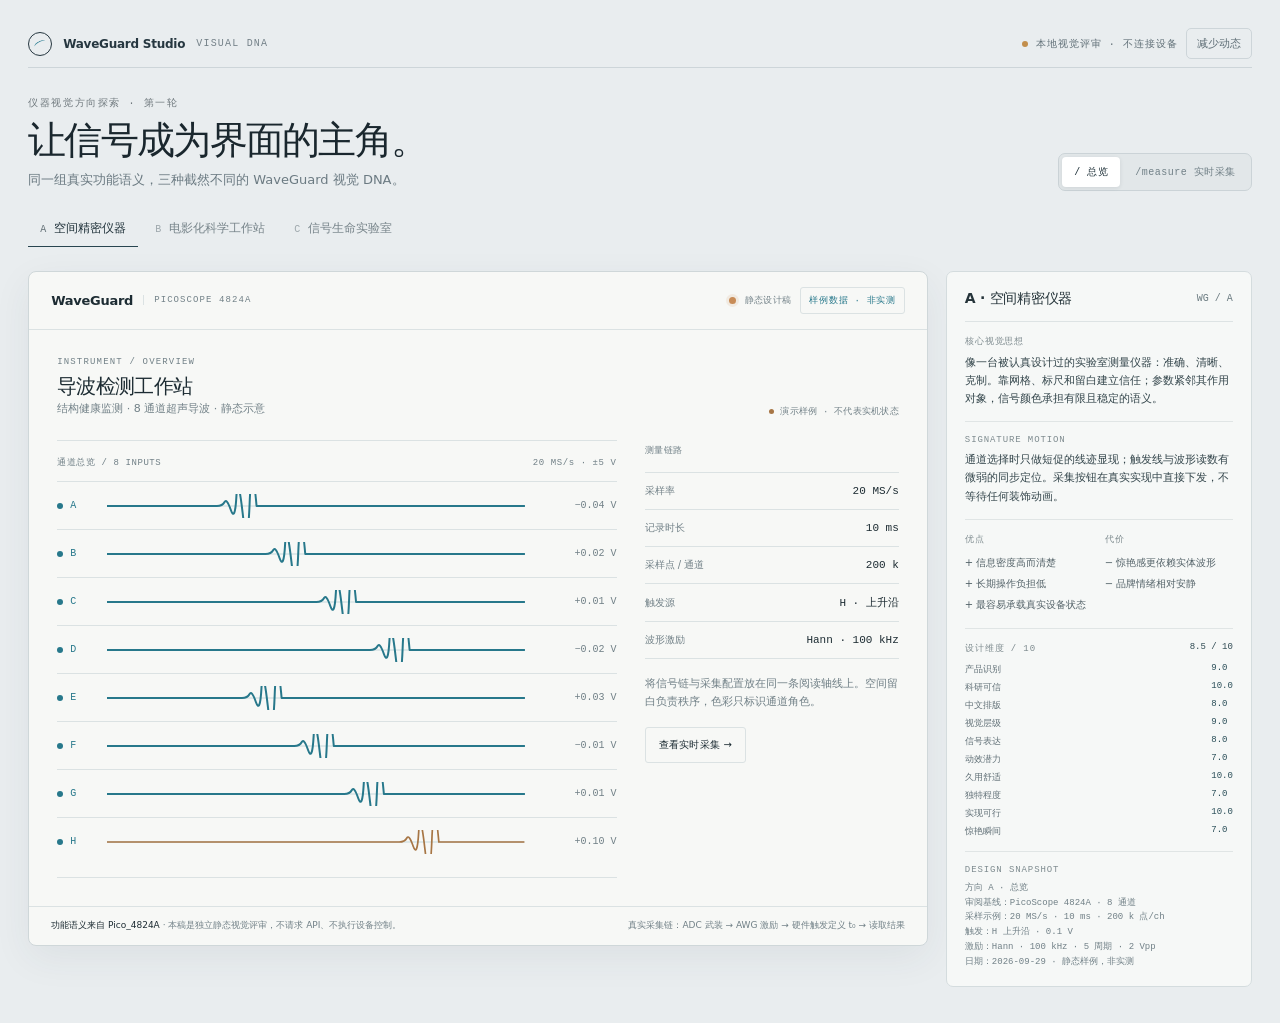
<file: visual-dna-exploration.html>
<!doctype html>
<html lang="zh-CN">
<head>
<meta charset="utf-8">
<meta name="viewport" content="width=device-width,initial-scale=1">
<meta name="color-scheme" content="light dark">
<title>WaveGuard Studio — Visual DNA Exploration</title>
<style>
:root{font-family:"Segoe UI","Microsoft YaHei UI","PingFang SC",system-ui,sans-serif;color:#18242b;background:#e9edef;font-synthesis:none;text-rendering:optimizeLegibility;-webkit-font-smoothing:antialiased;--mono:"SFMono-Regular",Consolas,"Liberation Mono",monospace}
*{box-sizing:border-box}
body{margin:0;min-width:320px;background:#e9edef;color:#1a272e}
button{font:inherit}
.frame{width:min(1680px,100%);margin:auto;padding:20px clamp(14px,2.2vw,36px) 36px}
.topline{height:48px;display:flex;align-items:center;justify-content:space-between;border-bottom:1px solid #cdd5d9;font-size:12px;color:#617078}
.brand{display:flex;align-items:center;gap:11px;color:#263740;font-weight:650;letter-spacing:-.02em}.brand-mark{width:24px;height:24px;border:1.5px solid currentColor;border-radius:50%;display:grid;place-items:center;position:relative}.brand-mark:before{content:"";width:12px;height:5px;border-top:1.5px solid #458d9f;border-radius:50%;transform:rotate(-28deg)}.brand small{font:10px var(--mono);letter-spacing:.12em;color:#748188}
.privacy{display:flex;align-items:center;gap:8px;font:10px var(--mono);letter-spacing:.1em}.privacy i{width:6px;height:6px;border-radius:50%;background:#c28e4c;display:block}
.top-actions{display:flex;gap:8px;align-items:center}
.icon-button{border:1px solid #cdd5d9;background:transparent;color:inherit;border-radius:5px;padding:7px 10px;font-size:11px;cursor:pointer;transition:background .2s,border-color .2s}
.icon-button:hover{background:#fff;border-color:#9eaeb5}
.intro{padding:28px 0 20px;display:grid;grid-template-columns:minmax(250px,1fr) auto;align-items:end;gap:22px}
.eyebrow{font:10px var(--mono);letter-spacing:.16em;text-transform:uppercase;opacity:.58}
.intro h1{font-size:clamp(24px,3vw,38px);line-height:1.16;letter-spacing:-.045em;margin:8px 0 0;font-weight:720}
.intro p{margin:8px 0 0;color:#6b7a82;font-size:13px;line-height:1.6}
.switches{display:flex;gap:16px;align-items:center;flex-wrap:wrap;justify-content:flex-end}
.selector{display:flex;padding:3px;border:1px solid #cbd3d7;border-radius:7px;background:#e2e7e9;gap:3px}
.selector button{border:0;border-radius:4px;padding:8px 12px;background:transparent;color:#718087;font-size:11px;cursor:pointer;white-space:nowrap;transition:all .2s}
.selector button[aria-pressed=true]{background:#fff;color:#21333b;box-shadow:0 1px 4px #17242b18}
.route button{font-family:var(--mono);font-size:10px;letter-spacing:.05em}
.direction-keys{display:flex;gap:5px;margin-bottom:24px}
.direction-keys button{background:transparent;border:0;border-bottom:1px solid transparent;padding:9px 12px;color:#77848a;cursor:pointer;font-size:12px;transition:color .2s,border .2s}
.direction-keys button[aria-pressed=true]{color:#20323a;border-color:#284550;font-weight:650}
.direction-keys b{font:10px var(--mono);opacity:.65;margin-right:8px}
.review-grid{display:grid;grid-template-columns:minmax(0,1fr) 306px;gap:18px;align-items:start}
.artboard{--bg:#f7f8f6;--ink:#1d2c33;--muted:#718087;--line:#dbe2e3;--accent:#27788b;--accent2:#a77645;--surface:#f0f3f1;--soft:#e5edeb;background:var(--bg);color:var(--ink);border:1px solid #cfd7d9;border-radius:8px;overflow:hidden;min-width:0;box-shadow:0 12px 38px #263b4411;transition:background .3s,color .3s}
.artboard[data-direction="B"]{--bg:#11191e;--ink:#e8eeed;--muted:#91a1a4;--line:#354146;--accent:#90ced1;--accent2:#efa66c;--surface:#172126;--soft:#202c30;border-color:#29363b}
.artboard[data-direction="C"]{--bg:#111a18;--ink:#e0e9e2;--muted:#94a69c;--line:#33433b;--accent:#a7d7a7;--accent2:#69c6bc;--surface:#18231f;--soft:#213029;border-color:#2a3b33}
.app-head{height:58px;padding:0 22px;border-bottom:1px solid var(--line);display:flex;align-items:center;justify-content:space-between;gap:14px}
.app-id{display:flex;align-items:center;gap:10px;font-weight:650;font-size:13px;letter-spacing:-.02em}.app-id em{font-style:normal;font:9px var(--mono);letter-spacing:.12em;color:var(--muted);border-left:1px solid var(--line);padding-left:10px}
.device-state{display:flex;align-items:center;gap:9px;font:9px var(--mono);letter-spacing:.04em;color:var(--muted)}.device-state .dot{width:7px;height:7px;background:#c88c57;border-radius:50%;box-shadow:0 0 0 3px color-mix(in srgb,#c88c57 13%,transparent)}
.review-badge{font:9px var(--mono);letter-spacing:.08em;color:var(--accent);padding:6px 8px;border:1px solid var(--line);border-radius:3px}
.view{display:none}.view.active{display:block}
.view-kicker{font:9px var(--mono);letter-spacing:.13em;color:var(--muted);text-transform:uppercase}
.section-title{font-size:20px;font-weight:650;letter-spacing:-.035em;margin:6px 0 0}
.small-copy{font-size:11px;line-height:1.65;color:var(--muted)}
.sample-tag{display:inline-flex;align-items:center;gap:6px;font:9px var(--mono);letter-spacing:.025em;color:var(--muted)}
.sample-tag:before{content:"";display:inline-block;width:5px;height:5px;background:var(--accent2);border-radius:50%}
.mono{font-family:var(--mono);font-variant-numeric:tabular-nums}
.micro-label{font-size:10px;letter-spacing:.045em;color:var(--muted)}
.mono-label{font:9px var(--mono);letter-spacing:.065em;color:var(--muted)}
.wave-svg{width:100%;height:auto;display:block;overflow:visible}
.gridline{stroke:var(--line);stroke-width:1;vector-effect:non-scaling-stroke}
.axis-text{fill:var(--muted);font:10px var(--mono)}
.signal{fill:none;stroke:var(--accent);stroke-width:2;stroke-linecap:round;stroke-linejoin:round;vector-effect:non-scaling-stroke}
.signal-soft{fill:none;stroke:var(--accent);stroke-width:1;opacity:.23;vector-effect:non-scaling-stroke}
.signal-amber{fill:none;stroke:var(--accent2);stroke-width:1.7;vector-effect:non-scaling-stroke}
.precision-overview{padding:27px 28px 28px}
.precision-heading{display:flex;justify-content:space-between;gap:20px;align-items:end;margin-bottom:22px}
.precision-layout{display:grid;grid-template-columns:minmax(0,1.65fr) minmax(190px,.75fr);gap:28px;align-items:start}
.instrument-plate{border-top:1px solid var(--line);border-bottom:1px solid var(--line);padding:15px 0 12px}
.plate-top{display:flex;justify-content:space-between;align-items:center;margin-bottom:12px}
.channel-list{display:grid;gap:0}
.channel-row{display:grid;grid-template-columns:38px 1fr 80px;align-items:center;gap:12px;padding:11px 0;border-top:1px solid var(--line);min-height:48px}
.channel-mark{font:10px var(--mono);color:var(--accent);display:flex;align-items:center;gap:7px}.channel-mark i{display:block;width:6px;height:6px;border-radius:50%;background:currentColor}
.channel-track{height:24px;min-width:0}.channel-track svg{height:100%;width:100%}
.channel-value{text-align:right;font:10px var(--mono);color:var(--muted)}
.precision-inspector{padding-top:4px}
.spec-list{margin:15px 0 0;border-top:1px solid var(--line)}
.spec{padding:11px 0;border-bottom:1px solid var(--line);display:flex;justify-content:space-between;align-items:baseline;gap:12px}.spec strong{font:11px var(--mono);font-weight:500}.spec span{font-size:10px;color:var(--muted)}
.plain-action{border:1px solid var(--line);background:transparent;color:var(--ink);padding:10px 13px;border-radius:3px;font-size:10px;letter-spacing:.025em;cursor:pointer;transition:background .2s,border-color .2s}
.plain-action:hover{background:var(--soft);border-color:var(--accent)}
.precision-measure{padding:24px 28px 28px}
.measure-head{display:flex;justify-content:space-between;align-items:end;gap:20px;padding-bottom:16px;border-bottom:1px solid var(--line)}
.precision-measure-grid{display:grid;grid-template-columns:minmax(0,1fr) 210px;gap:26px;margin-top:18px}
.channel-controls{display:flex;gap:7px;align-items:center;flex-wrap:wrap;margin-bottom:13px}
.channel-toggle{font:9px var(--mono);border:1px solid var(--line);color:var(--muted);background:transparent;border-radius:3px;padding:6px 8px;cursor:pointer}
.channel-toggle.on{border-color:var(--accent);color:var(--accent);background:color-mix(in srgb,var(--accent) 7%,transparent)}
.precision-chart{border-top:1px solid var(--line);border-bottom:1px solid var(--line);padding:10px 0 6px}
.measure-inspector{border-left:1px solid var(--line);padding-left:20px}
.inspector-group{padding:0 0 14px;margin-bottom:14px;border-bottom:1px solid var(--line)}
.inspector-group h3{font:9px var(--mono);letter-spacing:.1em;color:var(--muted);font-weight:500;margin:0 0 10px}
.inspect-line{display:flex;justify-content:space-between;gap:8px;font-size:10px;margin:8px 0;color:var(--muted)}
.inspect-line strong{color:var(--ink);font:10px var(--mono);font-weight:500}
.wave-summary{display:flex;gap:24px;flex-wrap:wrap;padding:14px 0 0}
.readout{display:flex;align-items:baseline;gap:7px}.readout b{font:16px var(--mono);font-weight:450;letter-spacing:-.04em}.readout span{font-size:9px;color:var(--muted)}
.cinema-overview{min-height:555px;padding:33px clamp(22px,4vw,56px) 26px;position:relative;overflow:hidden;display:flex;flex-direction:column}
.cinema-title{position:relative;z-index:1;max-width:860px;font-size:clamp(48px,8.7vw,116px);line-height:.92;letter-spacing:-.09em;font-weight:720;margin:40px 0 12px}
.cinema-title .light{display:block;color:var(--muted);font-weight:380;margin-left:clamp(22px,8vw,120px)}
.cinema-meta{display:flex;justify-content:space-between;gap:18px;align-items:end;margin-top:auto;position:relative;z-index:2}
.cinema-meta p{max-width:330px;font-size:12px;line-height:1.75;color:var(--muted);margin:0}
.hero-rail{position:absolute;left:7%;right:5%;top:48%;height:110px;opacity:.8}
.hero-rail .rail-line{stroke:var(--line);stroke-width:1}
.hero-rail .rail-signal{stroke:var(--accent);stroke-width:2;fill:none;stroke-linecap:round}
.hero-rail .defect{stroke:var(--accent2);stroke-width:2}
.start-button{border:1px solid var(--accent);background:var(--accent);color:#11191e;font:10px var(--mono);letter-spacing:.08em;padding:13px 17px;cursor:pointer;border-radius:2px;transition:transform .2s,filter .2s}
.start-button:hover{transform:translateY(-2px);filter:brightness(1.1)}
.cinema-measure{padding:24px clamp(20px,3.8vw,52px) 30px;min-height:560px;position:relative}
.shot-header{display:flex;justify-content:space-between;align-items:center;gap:15px}
.shot-note{margin-top:6px;font-size:11px;color:var(--muted)}
.shot-scene{height:335px;position:relative;margin:22px 0 14px;overflow:hidden;border-top:1px solid var(--line);border-bottom:1px solid var(--line);background:linear-gradient(180deg,transparent, color-mix(in srgb,var(--accent) 2%,transparent))}
.shot-world{height:100%;width:100%;transform-origin:50% 50%;transition:filter .4s}
.shot-svg{width:100%;height:100%;display:block}
.specimen-line{stroke:#647379;stroke-width:1.2;opacity:.52}
.specimen-center{stroke:#74858a;stroke-dasharray:2 7;stroke-width:1;opacity:.43}
.distance-tick{stroke:#647379;stroke-width:1;opacity:.55}
.path-line{stroke:var(--line);stroke-width:1;stroke-dasharray:4 8;fill:none}
.packet{fill:var(--accent);filter:drop-shadow(0 0 8px color-mix(in srgb,var(--accent) 48%,transparent))}
.packet-core{fill:#eff8f5}
.reflection{fill:var(--accent2);filter:drop-shadow(0 0 8px color-mix(in srgb,var(--accent2) 38%,transparent))}
.defect-node{fill:var(--bg);stroke:var(--accent2);stroke-width:2}
.rx-node,.tx-node{fill:var(--bg);stroke:var(--accent);stroke-width:1.7}
.scene-caption{font:10px var(--mono);letter-spacing:.05em;fill:var(--muted)}
.shot-wave{opacity:0;transform:translateY(12px)}
.shot-scene.is-settled .shot-wave{opacity:1;transform:translateY(0)}
.shot-scene.is-settled .physical-scene{opacity:0}
.physical-scene{}
.shot-scene.is-running .shot-world{will-change:transform}
.shot-caption{display:flex;justify-content:space-between;gap:12px;align-items:center;font-size:10px;color:var(--muted)}
.phase-label{color:var(--accent);font:10px var(--mono);letter-spacing:.08em}
.shot-controls{display:flex;gap:8px;align-items:center}
.cinema-foot{border-top:1px solid var(--line);padding-top:16px;display:flex;justify-content:space-between;align-items:center;gap:15px}
.text-button{color:var(--muted);font-size:10px;text-decoration:underline;text-decoration-color:var(--line);text-underline-offset:3px;background:none;border:0;cursor:pointer}
.sample-limit{font-size:9px;color:var(--muted)}
.living-overview{padding:25px 28px 28px}
.living-head{display:flex;justify-content:space-between;align-items:end;gap:18px;margin-bottom:19px}
.living-body{display:grid;grid-template-columns:minmax(0,1fr) 190px;gap:25px}
.signal-stack{border-top:1px solid var(--line)}
.signal-lane{padding:12px 0 10px;border-bottom:1px solid var(--line)}
.lane-head{display:flex;justify-content:space-between;align-items:center;margin-bottom:7px}
.lane-head strong{font:10px var(--mono);font-weight:500;color:var(--accent)}
.lane-head span{font:9px var(--mono);color:var(--muted)}
.lane-plot{height:80px}
.lane-plot svg{width:100%;height:100%}
.time-lock{stroke:var(--line);stroke-width:1;stroke-dasharray:3 6;opacity:.7}
.tf-grid{fill:var(--accent);opacity:.1}
.tf-hot{fill:var(--accent2);opacity:.48}
.living-aside{padding-left:17px;border-left:1px solid var(--line)}
.living-aside .spec-list{margin-top:13px}
.living-measure{padding:25px 28px 28px}
.living-measure-grid{display:grid;grid-template-columns:minmax(0,1fr) 205px;gap:26px;margin-top:19px}
.living-main-signal{border-top:1px solid var(--line);padding-top:11px}
.living-main-signal .lane-plot{height:202px}
.subsignal{border-top:1px solid var(--line);padding:10px 0 2px;margin-top:12px}
.subsignal .lane-plot{height:66px}
.filter-switch{display:flex;align-items:center;gap:7px;font-size:10px;color:var(--muted);cursor:pointer}
.switch{width:27px;height:15px;border-radius:12px;background:var(--line);padding:2px;transition:background .2s}
.switch:after{content:"";width:11px;height:11px;background:var(--bg);border-radius:50%;display:block;transition:transform .2s}
.filter-switch[aria-checked=true] .switch{background:var(--accent)}.filter-switch[aria-checked=true] .switch:after{transform:translateX(12px)}
.direction-notes{position:sticky;top:16px;background:#f6f8f7;border:1px solid #d4dcde;border-radius:7px;padding:18px 18px 16px;color:#25343a}
.notes-top{display:flex;justify-content:space-between;align-items:center;padding-bottom:13px;border-bottom:1px solid #dde3e4}
.notes-top h2{font-size:14px;letter-spacing:-.02em;margin:0;font-weight:680}.direction-code{font:10px var(--mono);color:#6c7c82}
.note-block{padding:13px 0;border-bottom:1px solid #e0e5e5}
.note-block:last-child{border-bottom:0;padding-bottom:0}
.note-label{font:9px var(--mono);letter-spacing:.1em;color:#7e8b8f;text-transform:uppercase;margin-bottom:6px}
.note-text{font-size:11px;line-height:1.65;color:#33454b}
.pros-cons{display:grid;grid-template-columns:1fr 1fr;gap:12px}
.pros-cons ul{list-style:none;padding:0;margin:5px 0 0}.pros-cons li{font-size:10px;line-height:1.5;padding:3px 0;color:#536268}
.pros-cons .yes{color:#367a69}.pros-cons .no{color:#9c6e4f}
.score-list{display:grid;grid-template-columns:1fr auto;gap:5px 8px;font-size:9px;color:#617077}
.score-list b{font:9px var(--mono);font-weight:500;color:#2a4e58}
.score-title{display:flex;justify-content:space-between;margin-bottom:8px}
.score-title strong{font:9px var(--mono);font-weight:500;color:#304b53}
.snapshot{font:9px var(--mono);line-height:1.65;color:#718087}
.app-footer{border-top:1px solid var(--line);padding:12px 22px;display:flex;justify-content:space-between;gap:14px;color:var(--muted);font-size:9px;line-height:1.55}
.app-footer strong{font-weight:500;color:var(--ink)}
.dir-pane{display:none}.dir-pane.active{display:block}
.sr-only{position:absolute;width:1px;height:1px;padding:0;margin:-1px;overflow:hidden;clip:rect(0,0,0,0);white-space:nowrap;border:0}
@media(max-width:1050px){.review-grid{grid-template-columns:minmax(0,1fr) 270px;gap:12px}.direction-notes{padding:15px}.precision-layout{grid-template-columns:minmax(0,1.5fr) minmax(170px,.8fr)}}
@media(max-width:800px){.frame{padding:12px 12px 24px}.intro{grid-template-columns:1fr;align-items:start;padding-top:22px}.switches{justify-content:flex-start}.review-grid{grid-template-columns:1fr}.direction-notes{position:static}.artboard{min-height:0}.precision-layout,.precision-measure-grid,.living-body,.living-measure-grid{grid-template-columns:1fr}.precision-inspector,.living-aside{border-left:0;border-top:1px solid var(--line);padding:16px 0 0}.measure-inspector{border-left:0;border-top:1px solid var(--line);padding:16px 0 0}.shot-scene{height:290px}.cinema-overview{min-height:505px}.cinema-title{margin-top:38px}.living-aside .spec-list{max-width:420px}}
@media(max-width:540px){.topline{height:43px}.privacy{font-size:8px}.top-actions .icon-button{font-size:10px;padding:6px 7px}.intro p{font-size:12px}.selector button{padding:7px 9px;font-size:10px}.direction-keys{margin-bottom:15px;gap:0}.direction-keys button{padding:8px 9px;font-size:10px}.direction-keys b{margin-right:5px}.app-head{padding:0 13px;height:51px}.app-id{font-size:11px}.app-id em{font-size:8px;padding-left:7px}.review-badge{font-size:8px}.precision-overview,.precision-measure,.living-overview,.living-measure{padding:19px 15px}.precision-heading,.measure-head,.living-head{align-items:start}.section-title{font-size:18px}.channel-row{grid-template-columns:32px 1fr 60px;gap:7px}.cinema-overview{padding:23px 17px;min-height:465px}.cinema-title{font-size:clamp(45px,13vw,72px);margin-top:35px}.hero-rail{top:48%;left:1%;right:0}.cinema-meta{align-items:start;flex-direction:column}.cinema-meta p{max-width:280px}.cinema-measure{padding:19px 15px 21px}.shot-scene{height:250px;margin:16px 0 12px}.shot-caption{align-items:flex-start;flex-direction:column}.cinema-foot{align-items:start;flex-direction:column}.living-body{gap:13px}.lane-plot{height:70px}.living-main-signal .lane-plot{height:160px}.app-footer{padding:11px 14px;flex-direction:column}.precision-measure-grid{gap:16px}.wave-summary{gap:14px}.readout b{font-size:14px}}
@media(prefers-reduced-motion:reduce){*,*::before,*::after{scroll-behavior:auto!important;transition-duration:.01ms!important;animation-duration:.01ms!important;animation-iteration-count:1!important}}
</style>
</head>
<body>
<div class="frame">
  <header class="topline">
    <div class="brand"><span class="brand-mark" aria-hidden="true"></span><span>WaveGuard Studio</span><small>VISUAL DNA</small></div>
    <div class="top-actions">
      <span class="privacy"><i></i>本地视觉评审 · 不连接设备</span>
      <button class="icon-button" id="reduceMotion" type="button" aria-pressed="false" title="减少动态效果">减少动态</button>
    </div>
  </header>
  <section class="intro">
    <div><div class="eyebrow">仪器视觉方向探索 · 第一轮</div><h1>让信号成为界面的主角。</h1><p>同一组真实功能语义，三种截然不同的 WaveGuard 视觉 DNA。</p></div>
    <div class="switches">
      <div class="selector route" role="group" aria-label="选择预览路由"><button type="button" data-route="overview" aria-pressed="true">/ 总览</button><button type="button" data-route="measure" aria-pressed="false">/measure 实时采集</button></div>
    </div>
  </section>
  <nav class="direction-keys" aria-label="选择视觉方向">
    <button type="button" data-pick="A" aria-pressed="true"><b>A</b>空间精密仪器</button>
    <button type="button" data-pick="B" aria-pressed="false"><b>B</b>电影化科学工作站</button>
    <button type="button" data-pick="C" aria-pressed="false"><b>C</b>信号生命实验室</button>
  </nav>
  <main class="review-grid">
    <section class="artboard" id="artboard" data-direction="A" aria-label="WaveGuard 方向预览画板">
      <div class="app-head">
        <div class="app-id"><span>WaveGuard</span><em>PICOSCOPE 4824A</em></div>
        <div class="device-state"><span class="dot"></span><span>静态设计稿</span><span class="review-badge">样例数据 · 非实测</span></div>
      </div>

      <div class="dir-pane active" data-pane="A">
        <section class="view active" data-view="overview">
          <div class="precision-overview">
            <div class="precision-heading"><div><div class="view-kicker">INSTRUMENT / OVERVIEW</div><h2 class="section-title">导波检测工作站</h2><div class="small-copy">结构健康监测 · 8 通道超声导波 · 静态示意</div></div><span class="sample-tag">演示样例 · 不代表实机状态</span></div>
            <div class="precision-layout">
              <div class="instrument-plate">
                <div class="plate-top"><span class="mono-label">通道总览 / 8 INPUTS</span><span class="mono-label">20 MS/s · ±5 V</span></div>
                <div class="channel-list">
                  <div class="channel-row"><div class="channel-mark"><i></i>A</div><div class="channel-track"><svg viewBox="0 0 600 30" preserveAspectRatio="none"><path class="signal-soft" d="M0 15H600"/><path class="signal" d="M0 15H158q8 0 11-5t9 10t8-17t9 21t10-12t10 3H600"/></svg></div><div class="channel-value">−0.04 V</div></div>
                  <div class="channel-row"><div class="channel-mark"><i></i>B</div><div class="channel-track"><svg viewBox="0 0 600 30" preserveAspectRatio="none"><path class="signal-soft" d="M0 15H600"/><path class="signal" d="M0 15H228q8 0 11-5t9 10t8-17t9 21t10-12t10 3H600"/></svg></div><div class="channel-value">+0.02 V</div></div>
                  <div class="channel-row"><div class="channel-mark"><i></i>C</div><div class="channel-track"><svg viewBox="0 0 600 30" preserveAspectRatio="none"><path class="signal-soft" d="M0 15H600"/><path class="signal" d="M0 15H301q8 0 11-5t9 10t8-17t9 21t10-12t10 3H600"/></svg></div><div class="channel-value">+0.01 V</div></div>
                  <div class="channel-row"><div class="channel-mark"><i></i>D</div><div class="channel-track"><svg viewBox="0 0 600 30" preserveAspectRatio="none"><path class="signal-soft" d="M0 15H600"/><path class="signal" d="M0 15H378q8 0 11-5t9 10t8-17t9 21t10-12t10 3H600"/></svg></div><div class="channel-value">−0.02 V</div></div>
                  <div class="channel-row"><div class="channel-mark"><i></i>E</div><div class="channel-track"><svg viewBox="0 0 600 30" preserveAspectRatio="none"><path class="signal-soft" d="M0 15H600"/><path class="signal" d="M0 15H194q8 0 11-5t9 10t8-17t9 21t10-12t10 3H600"/></svg></div><div class="channel-value">+0.03 V</div></div>
                  <div class="channel-row"><div class="channel-mark"><i></i>F</div><div class="channel-track"><svg viewBox="0 0 600 30" preserveAspectRatio="none"><path class="signal-soft" d="M0 15H600"/><path class="signal" d="M0 15H269q8 0 11-5t9 10t8-17t9 21t10-12t10 3H600"/></svg></div><div class="channel-value">−0.01 V</div></div>
                  <div class="channel-row"><div class="channel-mark"><i></i>G</div><div class="channel-track"><svg viewBox="0 0 600 30" preserveAspectRatio="none"><path class="signal-soft" d="M0 15H600"/><path class="signal" d="M0 15H341q8 0 11-5t9 10t8-17t9 21t10-12t10 3H600"/></svg></div><div class="channel-value">+0.01 V</div></div>
                  <div class="channel-row"><div class="channel-mark"><i></i>H</div><div class="channel-track"><svg viewBox="0 0 600 30" preserveAspectRatio="none"><path class="signal-soft" d="M0 15H600"/><path class="signal-amber" d="M0 15H420q8 0 11-5t9 10t8-17t9 21t10-12t10 3H600"/></svg></div><div class="channel-value">+0.10 V</div></div>
                </div>
              </div>
              <aside class="precision-inspector">
                <div class="mono-label">测量链路</div><div class="spec-list">
                  <div class="spec"><span>采样率</span><strong>20 MS/s</strong></div><div class="spec"><span>记录时长</span><strong>10 ms</strong></div><div class="spec"><span>采样点 / 通道</span><strong>200 k</strong></div><div class="spec"><span>触发源</span><strong>H · 上升沿</strong></div><div class="spec"><span>波形激励</span><strong>Hann · 100 kHz</strong></div>
                </div>
                <p class="small-copy" style="margin:16px 0">将信号链与采集配置放在同一条阅读轴线上。空间留白负责秩序，色彩只标识通道角色。</p>
                <button class="plain-action" type="button" data-route="measure">查看实时采集 →</button>
              </aside>
            </div>
          </div>
        </section>
        <section class="view" data-view="measure">
          <div class="precision-measure">
            <header class="measure-head"><div><div class="view-kicker">/MEASURE · LIVE CAPTURE</div><h2 class="section-title">实时采集</h2><div class="small-copy">波形优先，采集参数作为随行检查器。</div></div><span class="sample-tag">静态样例 · 非设备数据</span></header>
            <div class="precision-measure-grid">
              <div>
                <div class="channel-controls" aria-label="显示通道"><span class="mono-label">通道</span><button class="channel-toggle on" data-channel="A">A</button><button class="channel-toggle on" data-channel="B">B</button><button class="channel-toggle on" data-channel="C">C</button><button class="channel-toggle on" data-channel="D">D</button><button class="channel-toggle on" data-channel="E">E</button><button class="channel-toggle on" data-channel="F">F</button><button class="channel-toggle on" data-channel="G">G</button><button class="channel-toggle on" data-channel="H">H</button></div>
                <div class="precision-chart">
                  <svg class="wave-svg" viewBox="0 0 900 370" role="img" aria-label="八通道导波示例波形"><path class="gridline" d="M55 38H880M55 86H880M55 134H880M55 182H880M55 230H880M55 278H880M55 326H880"/><path class="gridline" d="M55 30V330M158 30V330M261 30V330M364 30V330M467 30V330M570 30V330M673 30V330M776 30V330M880 30V330"/><text class="axis-text" x="8" y="45">+1.0 V</text><text class="axis-text" x="13" y="186">0 V</text><text class="axis-text" x="7" y="329">−1.0 V</text><text class="axis-text" x="52" y="356">0</text><text class="axis-text" x="250" y="356">2.5</text><text class="axis-text" x="457" y="356">5.0</text><text class="axis-text" x="665" y="356">7.5</text><text class="axis-text" x="852" y="356">10 ms</text>
                    <g class="plot-channel" data-plot="A" style="color:#2d8496"><path class="signal" d="M55 182H220q8 0 13-15t12 32t14-50t13 62t14-31t17 3H880"/></g>
                    <g class="plot-channel" data-plot="B" style="color:#718bb2"><path class="signal" style="stroke:#718bb2" d="M55 182H280q8 0 13-12t12 26t14-41t13 51t14-23t17 2H880"/></g>
                    <g class="plot-channel" data-plot="C" style="color:#719d82"><path class="signal" style="stroke:#719d82" d="M55 182H351q8 0 13-10t12 21t14-35t13 42t14-20t17 2H880"/></g>
                    <g class="plot-channel" data-plot="D" style="color:#ad875e"><path class="signal" style="stroke:#ad875e" d="M55 182H437q8 0 13-9t12 19t14-31t13 39t14-17t17 2H880"/></g>
                    <g class="plot-channel" data-plot="E" style="color:#977ca7"><path class="signal" style="stroke:#977ca7" d="M55 182H505q8 0 13-8t12 17t14-28t13 35t14-15t17 2H880"/></g>
                    <g class="plot-channel" data-plot="F" style="color:#8c9a65"><path class="signal" style="stroke:#8c9a65" d="M55 182H588q8 0 13-8t12 16t14-26t13 32t14-14t17 2H880"/></g>
                    <g class="plot-channel" data-plot="G" style="color:#9a7778"><path class="signal" style="stroke:#9a7778" d="M55 182H675q8 0 13-7t12 15t14-24t13 29t14-13t17 2H880"/></g>
                    <g class="plot-channel" data-plot="H"><path class="signal-amber" d="M55 182H750q8 0 13-7t12 14t14-22t13 27t14-12t17 2H880"/></g>
                  </svg>
                </div>
                <div class="wave-summary"><div class="readout"><b>10.000</b><span>ms · 窗口</span></div><div class="readout"><b>200 k</b><span>点 / 通道</span></div><div class="readout"><b>8</b><span>输入通道</span></div></div>
              </div>
              <aside class="measure-inspector">
                <div class="inspector-group"><h3>采集配置 · 示例</h3><div class="inspect-line"><span>采样率</span><strong>20 MS/s</strong></div><div class="inspect-line"><span>输入量程</span><strong>±5 V</strong></div><div class="inspect-line"><span>采集点数</span><strong>200 k / ch</strong></div></div>
                <div class="inspector-group"><h3>触发 / 激励</h3><div class="inspect-line"><span>触发</span><strong>H ↑ 0.1 V</strong></div><div class="inspect-line"><span>波形</span><strong>Hann burst</strong></div><div class="inspect-line"><span>频率</span><strong>100 kHz</strong></div><div class="inspect-line"><span>幅值</span><strong>2 Vpp</strong></div></div>
                <p class="small-copy">真实界面中，采集始终由设备控制逻辑执行。本稿仅展示信息层级，不会触发采集。</p>
                <button class="plain-action" type="button" data-notice>采集控制已停用</button>
              </aside>
            </div>
          </div>
        </section>
      </div>

      <div class="dir-pane" data-pane="B">
        <section class="view" data-view="overview">
          <div class="cinema-overview">
            <div class="view-kicker">GUIDED WAVE · INSPECTION / 01</div>
            <h2 class="cinema-title">让看不见的，<span class="light">成为可测量。</span></h2>
            <svg class="hero-rail" viewBox="0 0 1000 120" preserveAspectRatio="none" aria-hidden="true"><path class="rail-line" d="M0 60H1000"/><path class="rail-signal" d="M0 60H370q8 0 13-11t14 23t15-38t16 46t17-21t19 1H1000"/><path class="defect" d="M705 25v70"/></svg>
            <div class="cinema-meta"><div><div class="sample-tag">PicoScope 4824A · 演示配置</div><p>一束汉宁窗激励沿结构传播，在缺陷处产生可辨识的反射，再回到测量链中。</p></div><button class="start-button" type="button" data-route="measure">进入实时采集 →</button></div>
          </div>
        </section>
        <section class="view" data-view="measure">
          <div class="cinema-measure">
            <div class="shot-header"><div><div class="view-kicker">/MEASURE · FOLLOW THE SIGNAL</div><div class="shot-note">连续镜头预演 · 固定示例信号 · 不连接硬件</div></div><span class="sample-tag">演示态</span></div>
            <div class="shot-scene" id="shotScene" aria-label="导波传播到示波器波形的连续演示">
              <div class="shot-world" id="shotWorld">
                <svg class="shot-svg" viewBox="0 0 1000 340" role="img" aria-label="导波从发射端传播至缺陷并反射回接收端">
                  <g class="physical-scene" id="physicalScene">
                    <path class="specimen-line" d="M100 154H900M100 186H900"/>
                    <path class="specimen-center" d="M100 170H900"/>
                    <g class="distance-tick"><path d="M150 150v40M300 150v40M450 150v40M600 150v40M750 150v40M900 150v40"/></g>
                    <path class="path-line" d="M180 170H850"/>
                    <circle class="tx-node" cx="150" cy="170" r="10"/><circle class="rx-node" cx="150" cy="170" r="5"/>
                    <circle class="rx-node" cx="850" cy="170" r="10"/>
                    <path class="defect-node" d="M720 146l10 24-10 24-10-24z"/>
                    <text class="scene-caption" x="132" y="224">TX / RX</text><text class="scene-caption" x="681" y="224">缺陷反射界面</text>
                    <text class="scene-caption" x="146" y="270">0 mm</text><text class="scene-caption" x="805" y="270">传播距离 / mm</text>
                    <g id="incidentPacket"><ellipse class="packet" cx="0" cy="170" rx="40" ry="10"/><ellipse class="packet-core" cx="0" cy="170" rx="11" ry="4"/></g>
                    <g id="returnPacket"><ellipse class="reflection" cx="0" cy="170" rx="32" ry="8"/><ellipse class="packet-core" cx="0" cy="170" rx="9" ry="3"/></g>
                    <path id="splitTrace" d="M720 170h0" stroke="var(--accent2)" stroke-width="2" fill="none" opacity="0"/>
                  </g>
                  <g class="shot-wave" id="shotWave">
                    <path class="gridline" d="M80 75H930M80 130H930M80 185H930M80 240H930M80 295H930"/>
                    <path class="gridline" d="M80 65V300M250 65V300M420 65V300M590 65V300M760 65V300M930 65V300"/>
                    <path class="signal" d="M80 185H520q15 0 23-18t19 38t18-85t22 112t21-57t21 9q12 0 21-11t16 22t18-45t21 57t23-27t25 5H930"/>
                    <path class="signal-amber" d="M80 185H750q15 0 23-11t19 23t18-49t22 62t21-30t21 5H930" opacity=".6"/>
                    <text class="axis-text" x="75" y="326">0</text><text class="axis-text" x="408" y="326">5</text><text class="axis-text" x="744" y="326">10 μs</text>
                    <text class="scene-caption" x="82" y="48">采集波形 · 视觉样例</text>
                  </g>
                </svg>
              </div>
            </div>
            <div class="shot-caption"><span class="phase-label" id="phaseLabel">信号路径待播放</span><span id="phaseDescription">播放仅演示采集的因果顺序；不会调用设备、生成实测结果或改变真实采集。</span><span class="mono" id="phaseClock">00.0 s</span></div>
            <div class="cinema-foot"><div class="shot-controls"><button class="start-button" type="button" id="playShot">播放连续镜头</button><button class="text-button" type="button" id="skipShot">跳到波形</button><button class="text-button" type="button" id="replayShot">重播</button></div><span class="sample-limit">视觉评审样例 · 非仪器读数</span></div>
          </div>
        </section>
      </div>

      <div class="dir-pane" data-pane="C">
        <section class="view" data-view="overview">
          <div class="living-overview">
            <div class="living-head"><div><div class="view-kicker">SIGNAL FIELD / OVERVIEW</div><h2 class="section-title">信号生命实验室</h2><div class="small-copy">同一采集记录，在时间、频率与时频域中共享坐标。</div></div><span class="sample-tag">示例信号 · 非实测</span></div>
            <div class="living-body">
              <div class="signal-stack">
                <div class="signal-lane"><div class="lane-head"><strong>TIME / 时域</strong><span>0 — 10 ms</span></div><div class="lane-plot"><svg viewBox="0 0 800 100" preserveAspectRatio="none"><path class="gridline" d="M0 50H800M0 20H800M0 80H800"/><path class="signal" d="M0 50H245q10 0 15-9t15 18t15-31t16 40t17-18t20 2H800"/></svg></div></div>
                <div class="signal-lane"><div class="lane-head"><strong>FREQUENCY / 频域</strong><span>0 — 500 kHz</span></div><div class="lane-plot"><svg viewBox="0 0 800 100" preserveAspectRatio="none"><path class="gridline" d="M0 75H800M0 40H800"/><path class="signal-amber" d="M0 76H186q15 0 21-7t10-32t12-20t13 21t13 32t18 6H800"/></svg></div></div>
                <div class="signal-lane"><div class="lane-head"><strong>TIME–FREQUENCY / 时频</strong><span>同步时间基准</span></div><div class="lane-plot"><svg viewBox="0 0 800 100" preserveAspectRatio="none"><path class="gridline" d="M0 50H800M0 20H800M0 80H800"/><path class="time-lock" d="M260 0V100"/><rect class="tf-grid" x="190" y="19" width="165" height="61"/><rect class="tf-hot" x="244" y="32" width="63" height="32"/><path class="signal" d="M0 89H220q8 0 13-8t12 16t14-24t13 30t14-15t17 1H800"/></svg></div></div>
              </div>
              <aside class="living-aside"><div class="mono-label">SHARED GEOMETRY</div><p class="small-copy">时间轴对齐，事件位置在三种表征中保持同一条垂直参考线。</p><div class="spec-list"><div class="spec"><span>采样率</span><strong>20 MS/s</strong></div><div class="spec"><span>激励频率</span><strong>100 kHz</strong></div><div class="spec"><span>窗口</span><strong>10 ms</strong></div><div class="spec"><span>设备数据</span><strong>未连接</strong></div></div><button class="plain-action" style="margin-top:15px" type="button" data-route="measure">进入采集视图 →</button></aside>
            </div>
          </div>
        </section>
        <section class="view" data-view="measure">
          <div class="living-measure">
            <header class="measure-head"><div><div class="view-kicker">/MEASURE · SHARED SIGNAL FIELD</div><h2 class="section-title">实时采集</h2><div class="small-copy">波形是主画布；频谱与时频图沿用同一时间参照。</div></div><span class="sample-tag">固定样例 · 非设备数据</span></header>
            <div class="living-measure-grid">
              <div class="living-main-signal">
                <div class="lane-head"><strong>TIME / 时域波形</strong><span>0 — 10 ms · 20 MS/s</span></div>
                <div class="lane-plot"><svg viewBox="0 0 1000 240" preserveAspectRatio="none"><path class="gridline" d="M0 40H1000M0 80H1000M0 120H1000M0 160H1000M0 200H1000"/><path class="gridline" d="M0 0V220M200 0V220M400 0V220M600 0V220M800 0V220M1000 0V220"/><path class="time-lock" d="M288 0V220M676 0V220"/><path class="signal" d="M0 120H225q10 0 17-19t17 39t18-77t21 102t20-49t22 8q13 0 19-12t14 25t16-49t18 63t20-30t22 5H1000"/></svg></div>
                <div class="wave-summary"><div class="readout"><b>10.000</b><span>ms · 时间窗</span></div><div class="readout"><b>200 k</b><span>采样点</span></div><div class="readout"><b>H ↑</b><span>触发通道</span></div></div>
                <div class="subsignal"><div class="lane-head"><strong>FREQUENCY / 频谱</strong><span>0 — 500 kHz</span></div><div class="lane-plot"><svg viewBox="0 0 1000 100" preserveAspectRatio="none"><path class="gridline" d="M0 75H1000M0 40H1000"/><path class="signal-amber" d="M0 76H266q15 0 22-9t10-36t14-19t14 20t13 32t19 10H1000"/></svg></div></div>
                <div class="subsignal"><div class="lane-head"><strong>TIME–FREQUENCY / 时频</strong><span>同一时间轴</span></div><div class="lane-plot"><svg viewBox="0 0 1000 100" preserveAspectRatio="none"><path class="gridline" d="M0 50H1000M0 20H1000M0 80H1000"/><rect class="tf-grid" x="228" y="18" width="180" height="62"/><rect class="tf-hot" x="277" y="31" width="70" height="35"/><rect class="tf-grid" x="625" y="18" width="135" height="62"/><rect class="tf-hot" x="661" y="35" width="55" height="27"/><path class="time-lock" d="M288 0V100M676 0V100"/></svg></div></div>
              </div>
              <aside class="measure-inspector">
                <div class="inspector-group"><h3>显示上下文</h3><div class="inspect-line"><span>通道</span><strong>A — H</strong></div><div class="inspect-line"><span>窗口</span><strong>10 ms</strong></div><div class="inspect-line"><span>触发</span><strong>H ↑ 0.1 V</strong></div></div>
                <div class="inspector-group"><h3>派生视图</h3><div class="inspect-line"><span>时域</span><strong>原始样例</strong></div><div class="inspect-line"><span>频谱</span><strong>示意形状</strong></div><div class="inspect-line"><span>时频</span><strong>示意能量</strong></div></div>
                <div class="filter-switch" role="switch" aria-checked="false" tabindex="0" id="filterSwitch"><span class="switch"></span><span>显示滤波示意</span></div>
                <p class="small-copy">滤波开关仅切换示意层；实际原始数据与前端显示滤波遵循现有采集逻辑。</p>
                <button class="plain-action" type="button" data-notice style="margin-top:8px">设备控制已停用</button>
              </aside>
            </div>
          </div>
        </section>
      </div>
      <footer class="app-footer"><span><strong>功能语义来自 Pico_4824A</strong> · 本稿是独立静态视觉评审，不请求 API、不执行设备控制。</span><span>真实采集链：ADC 武装 → AWG 激励 → 硬件触发定义 t₀ → 读取结果</span></footer>
    </section>

    <aside class="direction-notes" aria-live="polite">
      <div class="notes-top"><h2 id="noteTitle">A · 空间精密仪器</h2><span class="direction-code" id="noteCode">WG / A</span></div>
      <section class="note-block"><div class="note-label">核心视觉思想</div><div class="note-text" id="noteIdea"></div></section>
      <section class="note-block"><div class="note-label">Signature Motion</div><div class="note-text" id="noteMotion"></div></section>
      <section class="note-block pros-cons"><div><div class="note-label">优点</div><ul id="notePros" class="yes"></ul></div><div><div class="note-label">代价</div><ul id="noteCons" class="no"></ul></div></section>
      <section class="note-block"><div class="score-title"><div class="note-label" style="margin:0">设计维度 / 10</div><strong id="scoreAverage">—</strong></div><div class="score-list" id="scoreList"></div></section>
      <section class="note-block"><div class="note-label">Design Snapshot</div><div class="snapshot" id="snapshot"></div></section>
    </aside>
  </main>
</div>
<script>
(() => {
  "use strict";
  const data = {
    A: {
      title: "A · 空间精密仪器", code: "WG / A",
      idea: "像一台被认真设计过的实验室测量仪器：准确、清晰、克制。靠网格、标尺和留白建立信任；参数紧邻其作用对象，信号颜色承担有限且稳定的语义。",
      motion: "通道选择时只做短促的线迹显现；触发线与波形读数有微弱的同步定位。采集按钮在真实实现中直接下发，不等待任何装饰动画。",
      pros: ["信息密度高而清楚", "长期操作负担低", "最容易承载真实设备状态"],
      cons: ["惊艳感更依赖实体波形", "品牌情绪相对安静"],
      scores: [9,10,8,9,8,7,10,7,10,7]
    },
    B: {
      title: "B · 电影化科学工作站", code: "WG / B",
      idea: "中文标题建立品牌冲击，示意导波承担物理叙事，精密检查器仍留在熟悉的位置。场景只在用户主动观看时进入导演状态，静置仍是一张可信的工作站画面。",
      motion: "约 6.3 秒的同一条连续镜头：武装 → Hann 波包形成 → 发射 → 跟拍传播 → 缺陷处分裂反射 → RX → 轴线与刻度 morph 成波形。它是视觉样例，不代表真实采集时序或结果。",
      pros: ["独特记忆点强", "物理因果可视化直观", "最适合产品发布演示"],
      cons: ["需要严格守住动效边界", "连续镜头需专门验证窄屏"],
      scores: [10,8,10,9,10,10,8,10,7,10]
    },
    C: {
      title: "C · 信号生命实验室", code: "WG / C",
      idea: "让信号成为布局语法：时域、频谱、时频图使用同一横向时间坐标。事件不是散落的卡片，而是在多个域里可追溯的同一条数据。",
      motion: "固定参考线穿过对齐的波形、频谱和时频视图；选中事件时三域同步标记。新数据到达只更新信号绘图区域，参数检查器保持稳定。",
      pros: ["数据关系一眼可见", "时域与派生分析连贯", "信号处理产品辨识度高"],
      cons: ["视觉复杂度高于 A", "颜色和对齐需严格维护"],
      scores: [9,9,9,9,10,8,8,9,8,9]
    }
  };
  const artboard = document.getElementById("artboard");
  const panes = Array.from(document.querySelectorAll(".dir-pane"));
  let direction = "A";
  let route = "overview";
  const motionPref = window.matchMedia("(prefers-reduced-motion: reduce)");
  let forceReduced = false;
  let shotFrame = 0;
  let shotStart = 0;
  const shotDuration = 6300;
  const scene = document.getElementById("shotScene");
  const world = document.getElementById("shotWorld");
  const incident = document.getElementById("incidentPacket");
  const returning = document.getElementById("returnPacket");
  const split = document.getElementById("splitTrace");
  const physicalScene = document.getElementById("physicalScene");
  const shotWave = document.getElementById("shotWave");
  const phaseLabel = document.getElementById("phaseLabel");
  const phaseDescription = document.getElementById("phaseDescription");
  const phaseClock = document.getElementById("phaseClock");

  function setRoute(next) {
    route = next;
    document.querySelectorAll("[data-route]").forEach(el => {
      if (el.tagName === "BUTTON" && el.closest(".selector")) {
        el.setAttribute("aria-pressed", String(el.dataset.route === route));
      }
    });
    panes.forEach(pane => {
      pane.querySelectorAll(".view").forEach(view => view.classList.toggle("active", view.dataset.view === route));
    });
    resetShot();
  }
  function setDirection(next) {
    direction = next;
    artboard.dataset.direction = next;
    panes.forEach(pane => pane.classList.toggle("active", pane.dataset.pane === next));
    document.querySelectorAll("[data-pick]").forEach(btn => btn.setAttribute("aria-pressed", String(btn.dataset.pick === next)));
    const d = data[next];
    document.getElementById("noteTitle").textContent = d.title;
    document.getElementById("noteCode").textContent = d.code;
    document.getElementById("noteIdea").textContent = d.idea;
    document.getElementById("noteMotion").textContent = d.motion;
    document.getElementById("notePros").innerHTML = d.pros.map(x => "<li>+ " + x + "</li>").join("");
    document.getElementById("noteCons").innerHTML = d.cons.map(x => "<li>− " + x + "</li>").join("");
    const labels = ["产品识别","科研可信","中文排版","视觉层级","信号表达","动效潜力","久用舒适","独特程度","实现可行","惊艳瞬间"];
    document.getElementById("scoreList").innerHTML = labels.map((label,i) => "<span>" + label + "</span><b>" + d.scores[i] + ".0</b>").join("");
    const avg = d.scores.reduce((a,b) => a+b,0) / d.scores.length;
    document.getElementById("scoreAverage").textContent = avg.toFixed(1) + " / 10";
    document.getElementById("snapshot").innerHTML = "方向 " + next + " · " + (route === "overview" ? "总览" : "实时采集") + "<br>审阅基线：PicoScope 4824A · 8 通道<br>采样示例：20 MS/s · 10 ms · 200 k 点/ch<br>触发：H 上升沿 · 0.1 V<br>激励：Hann · 100 kHz · 5 周期 · 2 Vpp<br>日期：2026-09-29 · 静态样例，非实测";
    resetShot();
  }
  document.querySelectorAll("[data-route]").forEach(el => el.addEventListener("click", () => setRoute(el.dataset.route)));
  document.querySelectorAll("[data-pick]").forEach(el => el.addEventListener("click", () => setDirection(el.dataset.pick)));
  document.querySelectorAll("[data-notice]").forEach(el => el.addEventListener("click", () => {
    el.textContent = "仅供视觉评审 · 未连接设备";
    window.setTimeout(() => { el.textContent = el.dataset.noticeText || (el.closest(".cinema-measure") ? "设备控制已停用" : "采集控制已停用"); }, 1500);
  }));
  document.querySelectorAll(".channel-toggle").forEach(button => button.addEventListener("click", () => {
    const on = button.classList.toggle("on");
    const plot = document.querySelector('[data-plot="' + button.dataset.channel + '"]');
    if (plot) plot.style.opacity = on ? "1" : ".08";
  }));
  const filter = document.getElementById("filterSwitch");
  function toggleFilter() {
    const active = filter.getAttribute("aria-checked") !== "true";
    filter.setAttribute("aria-checked", String(active));
    document.querySelectorAll(".living-main-signal .signal").forEach(path => {
      path.style.filter = active ? "blur(.45px)" : "none";
      path.style.opacity = active ? ".72" : "1";
    });
  }
  filter.addEventListener("click", toggleFilter);
  filter.addEventListener("keydown", e => { if (e.key === "Enter" || e.key === " ") { e.preventDefault(); toggleFilter(); } });
  document.getElementById("reduceMotion").addEventListener("click", e => {
    forceReduced = !forceReduced;
    e.currentTarget.setAttribute("aria-pressed", String(forceReduced));
    document.body.classList.toggle("forced-reduced", forceReduced);
    e.currentTarget.textContent = forceReduced ? "动态已减少" : "减少动态";
    if (forceReduced) settleShot();
  });
  function reduced() { return forceReduced || motionPref.matches; }
  function resetShot() {
    cancelAnimationFrame(shotFrame);
    if (!scene) return;
    scene.classList.remove("is-running","is-settled");
    world.style.transform = "";
    physicalScene.style.opacity = "1";
    shotWave.style.opacity = "0";
    shotWave.style.transform = "translateY(12px)";
    incident.style.opacity = "1";
    returning.style.opacity = "0";
    split.setAttribute("d","M720 170h0");
    split.style.opacity = "0";
    phaseLabel.textContent = "信号路径待播放";
    phaseDescription.textContent = "播放仅演示采集的因果顺序；不会调用设备、生成实测结果或改变真实采集。";
    phaseClock.textContent = "00.0 s";
    document.getElementById("playShot").textContent = "播放连续镜头";
  }
  function settleShot() {
    cancelAnimationFrame(shotFrame);
    scene.classList.remove("is-running");
    scene.classList.add("is-settled");
    world.style.transform = "";
    physicalScene.style.opacity = "0";
    shotWave.style.opacity = "1";
    shotWave.style.transform = "translateY(0px)";
    phaseLabel.textContent = "完成 · 波形视图";
    phaseDescription.textContent = "TX → 缺陷反射 → RX；图形仅为视觉样例，不是设备采集结果。";
    phaseClock.textContent = "06.3 s";
    document.getElementById("playShot").textContent = "重播连续镜头";
  }
  function cubic(a,b,t) { return a+(b-a)*t; }
  function renderShot(now) {
    const elapsed = Math.min(now - shotStart, shotDuration);
    const p = elapsed / shotDuration;
    const morph = Math.max(0,Math.min(1,(p-.80)/.20));
    physicalScene.style.opacity = String(1-morph);
    shotWave.style.opacity = String(morph);
    shotWave.style.transform = "translateY(" + ((1-morph)*12).toFixed(1) + "px)";
    const phases = [
      [0,.12,"SYSTEM ARM","ADC 先进入武装状态。"],
      [.08,.24,"HANN BURST","Hann 窗激励形成波包。"],
      [.19,.35,"TX FIRE","TX 发射；镜头开始跟随信号。"],
      [.28,.58,"导波传播","同一波包沿试件向前传播。"],
      [.53,.68,"缺陷交互","局部慢动作：入射能量连续分裂。"],
      [.62,.79,"反射返回","反射分量从入射波包处出生并返回。"],
      [.75,.88,"RX 接收","返回信号抵达接收端。"],
      [.83,.98,"连续形变","中心轴、刻度与传播轨迹 morph 为波形。"],
      [.9,1,"COMPLETE","同一信号成为采集波形的视觉表达。"]
    ];
    let current = phases[0];
    for (let i=0;i<phases.length;i++) if (p >= phases[i][0]) current = phases[i];
    phaseLabel.textContent = current[2];
    phaseDescription.textContent = current[3];
    phaseClock.textContent = (elapsed/1000).toFixed(1).padStart(4,"0") + " s";
    const box = scene.getBoundingClientRect();
    const sx = box.width / 1000;
    const cx = box.width * .5;
    const worldShift = p < .60 ? -Math.max(0,Math.min(1,(p-.23)/.32))*box.width*.25 : -box.width*.25 + Math.max(0,Math.min(1,(p-.60)/.23))*box.width*.25;
    const zoom = p > .50 && p < .76 ? 1 + .04*Math.sin(Math.PI*(p-.50)/.26) : 1;
    world.style.transform = "translateX(" + worldShift.toFixed(1) + "px) scale(" + zoom.toFixed(3) + ")";
    let x = 150;
    if (p < .22) x = cubic(150,220,p/.22);
    else if (p < .54) x = cubic(220,720,(p-.22)/.32);
    else x = 720;
    const slowBeat = p > .52 && p < .60 ? 1 - Math.sin(Math.PI*(p-.52)/.08)*.10 : 1;
    incident.setAttribute("transform","translate(" + x.toFixed(1) + " 0) scale(" + slowBeat.toFixed(3) + " 1)");
    const returningProgress = Math.max(0,Math.min(1,(p-.58)/.20));
    const rx = cubic(720,150,returningProgress);
    returning.setAttribute("transform","translate(" + rx.toFixed(1) + " 0)");
    returning.style.opacity = returningProgress > 0 && p < .84 ? String(Math.min(1,(p-.58)/.04)) : "0";
    if (p > .54 && p < .63) {
      const spread = Math.min(1,(p-.54)/.09);
      split.setAttribute("d","M720 170 Q" + (720+35*spread).toFixed(1) + " 130 " + (720+45*spread).toFixed(1) + " 112 M720 170 Q" + (720+35*spread).toFixed(1) + " 210 " + (720+45*spread).toFixed(1) + " 228");
      split.style.opacity = String(1-spread*.2);
    } else { split.style.opacity = "0"; }
    if (p < 1 && !reduced()) shotFrame = requestAnimationFrame(renderShot);
    else settleShot();
  }
  function playShot() {
    if (reduced()) { settleShot(); return; }
    resetShot();
    scene.classList.add("is-running");
    shotStart = performance.now();
    shotFrame = requestAnimationFrame(renderShot);
    document.getElementById("playShot").textContent = "播放中…";
  }
  document.getElementById("playShot").addEventListener("click", playShot);
  document.getElementById("replayShot").addEventListener("click", playShot);
  document.getElementById("skipShot").addEventListener("click", settleShot);
  motionPref.addEventListener && motionPref.addEventListener("change", () => { if (reduced() && scene.classList.contains("is-running")) settleShot(); });
  setDirection("A");
  setRoute("overview");
})();
</script>
</body>
</html>
</file>
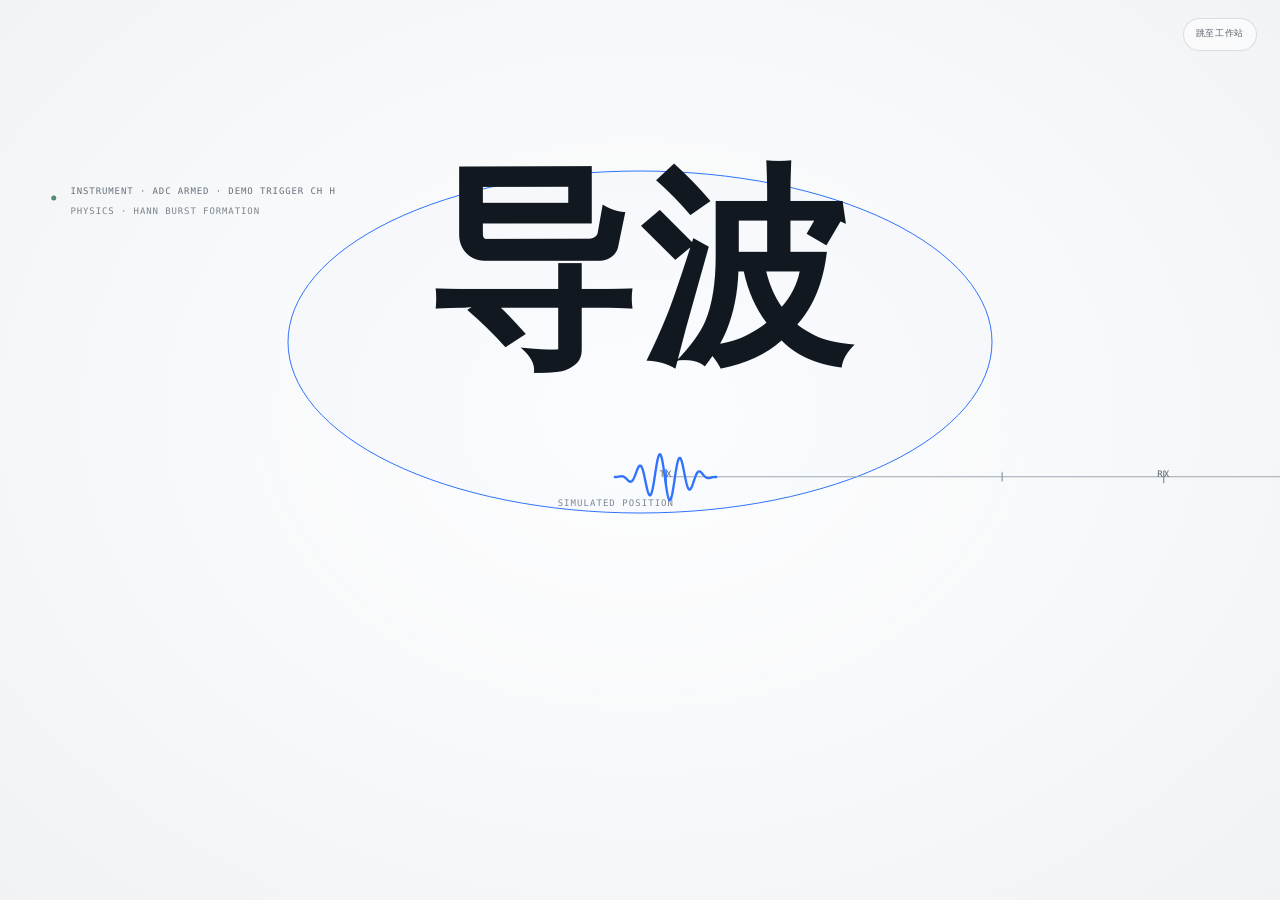
<file: waveguard-cinematic-concept-refined.html>
<!doctype html>
<html lang="zh-CN">
<head>
  <meta charset="utf-8">
  <meta name="viewport" content="width=device-width, initial-scale=1">
  <meta name="theme-color" content="#f2f3f5">
  <meta name="color-scheme" content="light">
  <title>WaveGuard — 导波检测</title>
  <style>
    :root {
      color-scheme: light;
      --shell: #f2f3f5;
      --paper: #fbfcfd;
      --ink: #111820;
      --muted: #6d7781;
      --stage: #0a1320;
      --stage-raised: #122135;
      --blue: #2f73ff;
      --blue-hi: #59a9ff;
      --copper: #b27a3e;
      --green: #3e8060;
      --line: #dfe4e9;
      --sans: "SF Pro Display", "Segoe UI", "PingFang SC", "Microsoft YaHei", sans-serif;
      --mono: "SFMono-Regular", Consolas, "Liberation Mono", monospace;
    }
    * { box-sizing: border-box; }
    html, body { width: 100%; height: 100%; margin: 0; overflow: hidden; }
    body {
      background: var(--shell);
      color: var(--ink);
      font-family: var(--sans);
      -webkit-font-smoothing: antialiased;
      text-rendering: geometricPrecision;
      user-select: none;
    }
    button { font: inherit; }
    .studio {
      position: fixed;
      inset: 0;
      overflow: hidden;
      isolation: isolate;
    }
    .outer-shell {
      position: absolute;
      inset: var(--outer-inset, 0px);
      border: 1px solid rgba(17, 24, 32, var(--outer-border, 0));
      border-radius: var(--outer-radius, 0px);
      background: rgba(251, 252, 253, var(--outer-fill, 0));
      box-shadow: 0 24px 80px rgba(18, 30, 44, var(--outer-shadow, 0));
      pointer-events: none;
    }
    .environment {
      position: absolute;
      inset: 0;
      overflow: hidden;
      background:
        radial-gradient(ellipse at 50% 46%, #fff 0, #f8f9fa 49%, #f0f2f4 100%);
    }
    .environment::after {
      content: "";
      position: absolute;
      inset: -2%;
      pointer-events: none;
      opacity: .12;
      background: radial-gradient(ellipse at 50% 44%, rgba(89,169,255,.075), rgba(47,115,255,.018) 36%, transparent 69%);
      animation: environment-luminance 14s ease-in-out infinite alternate;
    }
    @keyframes environment-luminance {
      from { opacity: .075; }
      to { opacity: .17; }
    }
    .studio.complete .environment::after {
      animation-duration: 15s;
      opacity: .07;
    }
    .cinema {
      position: absolute;
      inset: 0;
      display: block;
      width: 100%;
      height: 100%;
      overflow: visible;
    }
    #breathField {
      animation: potential-luminance 8.6s ease-in-out infinite;
    }
    @keyframes potential-luminance {
      0%, 100% { opacity: .075; }
      50% { opacity: .20; }
    }
    #heroWord {
      transform-box: fill-box;
      transform-origin: center;
      animation: word-presence 7.7s ease-in-out infinite;
    }
    @keyframes word-presence {
      0%, 100% { opacity: .86; transform: scale(.998); }
      50% { opacity: 1; transform: scale(1.002); }
    }
    .studio.complete #heroWord { animation: none; }
    .studio.complete #breathField {
      animation-duration: 12s;
      animation-name: settled-luminance;
    }
    @keyframes settled-luminance {
      0%, 100% { opacity: .045; }
      50% { opacity: .105; }
    }
    #armedMark.breathing { animation: armed-breath 4.4s ease-in-out infinite; }
    @keyframes armed-breath {
      0%, 100% { opacity: .72; }
      50% { opacity: 1; }
    }
    @media (prefers-reduced-motion: reduce) {
      *, *::before, *::after { animation: none !important; transition: none !important; }
    }

    .workstation {
      position: absolute;
      inset: 0;
      opacity: var(--ui, 0);
      pointer-events: none;
    }
    .instrument-bar,
    .screen-title,
    .stage-tools,
    .readout-row,
    .footnote { position: absolute; }
    .instrument-bar {
      top: 15px;
      right: 23px;
      left: 23px;
      height: 52px;
      display: grid;
      grid-template-columns: 1fr auto 1fr;
      align-items: center;
      padding: 0 17px 0 19px;
      border: 1px solid rgba(26, 39, 54, .08);
      border-radius: 17px;
      background: rgba(255, 255, 255, .94);
      box-shadow: 0 5px 20px rgba(23, 34, 48, .055), inset 0 1px 0 rgba(255,255,255,.9);
    }
    .bar-brand {
      display: flex;
      align-items: baseline;
      gap: 10px;
      min-width: 0;
      white-space: nowrap;
    }
    .bar-brand strong {
      font-size: 12px;
      font-weight: 670;
      letter-spacing: .15em;
    }
    .bar-brand span { color: #69747e; font-size: 11px; letter-spacing: .04em; }
    .bar-modes { display: flex; align-items: center; gap: 4px; }
    .mode-button {
      min-height: 32px;
      padding: 0 14px;
      border: 1px solid transparent;
      border-radius: 10px;
      background: transparent;
      color: #626e78;
      cursor: pointer;
      font-size: 11px;
      letter-spacing: .035em;
      transition: background-color 180ms ease, color 180ms ease, border-color 180ms ease;
    }
    .mode-button:hover { color: var(--ink); background: #f2f5f8; }
    .mode-button[aria-pressed="true"] {
      border-color: rgba(47, 115, 255, .12);
      background: #edf3ff;
      color: #1e58d1;
    }
    .bar-status {
      justify-self: end;
      display: flex;
      align-items: center;
      gap: 9px;
      color: #53606b;
      font: 9px/1 var(--mono);
      letter-spacing: .075em;
      white-space: nowrap;
    }
    .demo-pip {
      width: 6px;
      height: 6px;
      border-radius: 50%;
      background: #929da6;
    }
    .screen-title {
      top: 83px;
      left: 4.3%;
      display: flex;
      align-items: end;
      gap: 13px;
    }
    .screen-title h1 {
      margin: 0;
      font-size: clamp(24px, 2.55vw, 34px);
      font-weight: 690;
      letter-spacing: .025em;
      line-height: 1.08;
    }
    .screen-title p {
      margin: 0 0 3px;
      color: #707b85;
      font: 9px/1.2 var(--mono);
      letter-spacing: .11em;
    }
    .stage-tools {
      top: 19%;
      right: 4.3%;
      left: 4.3%;
      display: flex;
      align-items: center;
      justify-content: space-between;
      gap: 12px;
      color: #b2bfcc;
      font: 9px/1.3 var(--mono);
      letter-spacing: .08em;
    }
    .stage-classification {
      white-space: nowrap;
      color: #8c9bad;
    }
    .readout-row {
      top: 78.7%;
      right: 5%;
      left: 5%;
      display: grid;
      grid-template-columns: 1.2fr 1fr 1fr;
      align-items: center;
      min-height: 66px;
      color: var(--ink);
    }
    .readout {
      display: grid;
      grid-template-columns: auto auto;
      grid-template-rows: auto auto;
      justify-content: start;
      align-items: baseline;
      column-gap: 11px;
      row-gap: 6px;
      min-width: 0;
    }
    .readout + .readout { padding-left: 24px; border-left: 1px solid #dfe4e9; }
    .readout-label {
      grid-column: 1 / -1;
      color: #78838d;
      font: 9px/1 var(--mono);
      letter-spacing: .09em;
    }
    .readout-value {
      color: #17222b;
      font: 25px/.95 var(--mono);
      letter-spacing: -.065em;
      white-space: nowrap;
    }
    .readout-unit { color: #65717c; font: 10px/1 var(--mono); }
    .readout-context { color: #65717c; font: 9px/1.3 var(--mono); white-space: nowrap; }
    .footnote {
      right: 4.3%;
      bottom: 15px;
      left: 4.3%;
      display: flex;
      align-items: center;
      justify-content: space-between;
      gap: 12px;
      color: #75808a;
      font: 8px/1.2 var(--mono);
      letter-spacing: .065em;
    }
    .replay {
      padding: 7px 0 7px 12px;
      border: 0;
      border-left: 1px solid #dbe0e5;
      background: transparent;
      color: #394650;
      cursor: pointer;
      font: 9px/1 var(--mono);
      letter-spacing: .06em;
      white-space: nowrap;
    }
    .replay:hover { color: #1f59d2; }
    .film-controls {
      position: fixed;
      z-index: 4;
      top: 18px;
      right: 23px;
      opacity: 0;
      pointer-events: none;
    }
    .film-controls.visible { opacity: 1; pointer-events: auto; }
    .film-controls button {
      min-height: 33px;
      padding: 0 12px;
      border: 1px solid rgba(17,24,32,.13);
      border-radius: 999px;
      background: rgba(251,252,253,.78);
      color: #59636d;
      cursor: pointer;
      font: 9px/1 var(--mono);
      letter-spacing: .075em;
      backdrop-filter: blur(10px);
    }
    .film-controls button:hover { border-color: rgba(47,115,255,.38); color: #1d58d2; }
    .sr-only {
      position: absolute;
      width: 1px;
      height: 1px;
      padding: 0;
      margin: -1px;
      overflow: hidden;
      clip: rect(0,0,0,0);
      white-space: nowrap;
      border: 0;
    }

    @media (max-width: 1100px) {
      .instrument-bar { right: 15px; left: 15px; height: 48px; grid-template-columns: 1fr auto 1fr; padding: 0 12px; }
      .bar-brand { gap: 7px; }
      .bar-brand strong { font-size: 10px; }
      .bar-brand span { font-size: 10px; }
      .mode-button { min-height: 30px; padding: 0 9px; font-size: 10px; }
      .bar-status { gap: 6px; font-size: 8px; letter-spacing: .04em; }
      .screen-title { top: 78px; }
      .screen-title h1 { font-size: 25px; }
      .readout-row { top: 78%; }
      .readout-value { font-size: 21px; }
      .readout + .readout { padding-left: 15px; }
    }
    @media (max-width: 760px) {
      .instrument-bar {
        top: 9px;
        right: 9px;
        left: 9px;
        height: 46px;
        grid-template-columns: 1fr auto;
        border-radius: 14px;
      }
      .bar-brand strong { font-size: 9px; letter-spacing: .12em; }
      .bar-brand span { display: none; }
      .bar-modes { justify-self: end; }
      .bar-status { display: none; }
      .screen-title { top: 66px; left: 5%; }
      .screen-title h1 { font-size: 22px; }
      .screen-title p { display: none; }
      .stage-tools { top: 19%; right: 5%; left: 5%; font-size: 7px; letter-spacing: .04em; }
      .readout-row { top: 78%; right: 5%; left: 5%; min-height: 58px; }
      .readout + .readout { padding-left: 9px; }
      .readout-label { font-size: 7px; letter-spacing: .045em; }
      .readout-value { font-size: 16px; }
      .readout-unit { font-size: 8px; }
      .readout-context { display: none; }
      .footnote { right: 5%; bottom: 9px; left: 5%; font-size: 6.5px; }
      .replay { padding-left: 7px; font-size: 8px; }
      .film-controls { top: 10px; right: 10px; }
    }
    @media (max-height: 690px) {
      .instrument-bar { top: 10px; }
      .screen-title { top: 70px; }
      .readout-row { top: 78%; }
      .footnote { bottom: 8px; }
    }
    @media (prefers-reduced-motion: reduce) {
      .film-controls button, .mode-button { transition: none; }
    }
  </style>
</head>
<body>
  <main class="studio" id="studio" aria-label="WaveGuard 导波检测电影演示">
    <div class="environment" aria-hidden="true"></div>
    <div class="outer-shell" id="outerShell" aria-hidden="true"></div>
    <svg class="cinema" id="cinema" role="img" aria-label="同一枚模拟汉宁窗信号经过传播、反射和数据变形，形成时频测量界面">
      <defs>
        <linearGradient id="stageMaterial" x1="0" y1="0" x2="1" y2="1">
          <stop offset="0" stop-color="#0d1929"/>
          <stop offset=".55" stop-color="#091320"/>
          <stop offset="1" stop-color="#101d2c"/>
        </linearGradient>
        <radialGradient id="stageAtmosphere" cx=".47" cy=".42" r=".75">
          <stop offset="0" stop-color="#29415c" stop-opacity=".24"/>
          <stop offset=".62" stop-color="#16273b" stop-opacity=".08"/>
          <stop offset="1" stop-color="#0a1320" stop-opacity="0"/>
        </radialGradient>
        <pattern id="quietGrid" width="40" height="40" patternUnits="userSpaceOnUse">
          <path d="M40 0H0V40" fill="none" stroke="#6d8298" stroke-width=".7" opacity=".11"/>
        </pattern>
        <clipPath id="stageClip">
          <rect id="clipStage" x="0" y="0" width="1" height="1" rx="0"/>
        </clipPath>
      </defs>
      <rect id="stageShadow" x="0" y="0" width="1" height="1" rx="0" fill="#091321" opacity="0"/>
      <rect id="stagePanel" x="0" y="0" width="1" height="1" rx="0" fill="url(#stageMaterial)" stroke="#25374b" stroke-width="1" opacity="0"/>
      <g id="stageInterior" clip-path="url(#stageClip)">
        <rect id="stageAtmosphereRect" x="0" y="0" width="1" height="1" fill="url(#stageAtmosphere)" opacity="0"/>
        <rect id="plotGrid" x="0" y="0" width="1" height="1" fill="url(#quietGrid)" opacity="0"/>
      </g>
      <ellipse id="breathField" cx="0" cy="0" rx="0" ry="0" fill="#59a9ff" fill-opacity=".018" stroke="#2f73ff" stroke-width="1"/>
      <g id="tfLayer" clip-path="url(#stageClip)">
        <path id="tfEnergy" d="" fill="#2f73ff" fill-opacity=".13" stroke="none" opacity="0"/>
      </g>
      <g id="cameraWorld">
        <path id="specimen" d="" fill="none" stroke="#9ca8b2" stroke-width="1.2"/>
        <path id="axisTicks" d="" fill="none" stroke="#9ba6b0" stroke-width="1"/>
        <path id="measureAxis" d="" fill="none" stroke="#7b8998" stroke-width="1.1"/>
        <path id="frequencyAxis" d="" fill="none" stroke="#73859a" stroke-width="1"/>
        <g id="positionMarks"></g>
        <g id="timeMarks"></g>
        <g id="frequencyXMarks"></g>
        <g id="freqMarks"></g>
        <text id="positionLabel" x="0" y="0" fill="#7b8791" font-size="9" font-family="SFMono-Regular,Consolas,monospace" letter-spacing="1.05" text-anchor="end">SIMULATED POSITION</text>
        <text id="timeLabel" x="0" y="0" fill="#b7c4d0" font-size="9" font-family="SFMono-Regular,Consolas,monospace" letter-spacing="1.05" text-anchor="end" opacity="0">TIME · μs</text>
        <text id="frequencyLabel" x="0" y="0" fill="#91a1b3" font-size="8" font-family="SFMono-Regular,Consolas,monospace" letter-spacing=".8" opacity="0">FREQUENCY · DEMO SCALE</text>
        <text id="frequencyXLabel" x="0" y="0" fill="#b7c4d0" font-size="8" font-family="SFMono-Regular,Consolas,monospace" letter-spacing=".8" text-anchor="end" opacity="0">FREQUENCY · DEMO SCALE</text>
        <text id="amplitudeLabel" x="0" y="0" fill="#91a1b3" font-size="8" font-family="SFMono-Regular,Consolas,monospace" letter-spacing=".8" opacity="0">AMPLITUDE · DEMO SCALE</text>
        <g id="physicalLabels">
          <text id="txName" x="0" y="0" fill="#58636d" font-size="9" font-family="SFMono-Regular,Consolas,monospace" letter-spacing="1.1" text-anchor="middle">TX</text>
          <text id="rxName" x="0" y="0" fill="#58636d" font-size="9" font-family="SFMono-Regular,Consolas,monospace" letter-spacing="1.1" text-anchor="middle">RX</text>
          <text id="defectName" x="0" y="0" fill="#6d7781" font-size="9" font-family="SFMono-Regular,Consolas,monospace" letter-spacing="1" text-anchor="middle">DEFECT</text>
          <text id="endName" x="0" y="0" fill="#737e88" font-size="8" font-family="SFMono-Regular,Consolas,monospace" letter-spacing=".9" text-anchor="middle">END</text>
        </g>
        <path id="defectGlyph" d="" fill="none" stroke="#85909a" stroke-width="1.4" stroke-linecap="round" stroke-linejoin="round"/>
        <path id="txOrigin" d="" fill="none" stroke="#2f73ff" stroke-width="1.4" stroke-linecap="round"/>
        <path id="rxOrigin" d="" fill="none" stroke="#85909a" stroke-width="1.2" stroke-linecap="round"/>
        <path id="signalTail" d="" fill="none" stroke="#83909d" stroke-width="1" stroke-dasharray="2 7" opacity="0"/>
        <path id="transmitted" d="" fill="none" stroke="#59a9ff" stroke-width="1.6" stroke-linecap="round" stroke-linejoin="round" opacity="0"/>
        <path id="signal" d="" fill="none" stroke="#2f73ff" stroke-width="2.5" stroke-linecap="round" stroke-linejoin="round"/>
      </g>
      <text id="heroWord" x="0" y="0" fill="#111820" font-family="SF Pro Display,Segoe UI,PingFang SC,Microsoft YaHei,sans-serif" font-size="180" font-weight="690" text-anchor="middle" letter-spacing=".015em">导波</text>
      <g id="truthLines" opacity="0">
        <text id="instrumentLine" x="0" y="0" fill="#65717c" font-family="SFMono-Regular,Consolas,monospace" font-size="9" letter-spacing=".9">INSTRUMENT · CONFIGURING</text>
        <text id="physicsLine" x="0" y="0" fill="#7b858e" font-family="SFMono-Regular,Consolas,monospace" font-size="9" letter-spacing=".9">PHYSICS · IDLE</text>
        <circle id="armedMark" cx="0" cy="0" r="2.5" fill="#3e8060"/>
      </g>
      <g id="filmReadouts" opacity="0">
        <text id="filmEchoLabel" x="0" y="0" fill="#75818b" font-family="SFMono-Regular,Consolas,monospace" font-size="8" letter-spacing="1.1">ECHO DELAY · DEMO VALUE</text>
        <text id="filmEchoValue" x="0" y="0" fill="#111820" font-family="SFMono-Regular,Consolas,monospace" font-size="15">462.0 μs</text>
      </g>
    </svg>

    <div class="workstation" id="workstation">
      <header class="instrument-bar">
        <div class="bar-brand">
          <strong>WAVEGUARD</strong>
          <span>PicoScope 4824A · 8 CH</span>
        </div>
        <nav class="bar-modes" aria-label="演示信号视图">
          <button class="mode-button" type="button" data-mode="wave" aria-pressed="false">采集</button>
          <button class="mode-button" type="button" data-mode="fft" aria-pressed="false">频谱</button>
          <button class="mode-button" type="button" data-mode="tf" aria-pressed="true">时频</button>
        </nav>
        <div class="bar-status"><i class="demo-pip"></i><span>DEMO CONFIG</span><span>·</span><span>TRIGGER CH H</span></div>
      </header>
      <div class="screen-title">
        <h1>导波检测</h1>
        <p>MEASUREMENT / GUIDED-WAVE DEMO</p>
      </div>
      <div class="stage-tools">
        <span class="stage-classification" id="stageClassification">SIMULATED SIGNAL · TIME-FREQUENCY DEMO</span>
        <span>20 MS/s　·　100 kHz　·　5 CYCLES</span>
      </div>
      <section class="readout-row" aria-label="演示测量值">
        <div class="readout">
          <span class="readout-label">回波时延 / ECHO DELAY</span>
          <span class="readout-value" id="echoValue">462.0</span>
          <span class="readout-unit">μs</span>
          <span class="readout-context">相对触发 t=0 · 演示值</span>
        </div>
        <div class="readout">
          <span class="readout-label">峰值 / PEAK</span>
          <span class="readout-value" id="peakValue">0.384</span>
          <span class="readout-unit">V</span>
          <span class="readout-context">模拟信号</span>
        </div>
        <div class="readout">
          <span class="readout-label">信噪比 / SNR</span>
          <span class="readout-value" id="snrValue">38.6</span>
          <span class="readout-unit">dB</span>
          <span class="readout-context">模拟信号</span>
        </div>
      </section>
      <footer class="footnote">
        <span>SIMULATED GEOMETRY · DEMO DATA · NOT A DEVICE MEASUREMENT</span>
        <button class="replay" id="replay" type="button">重播信号电影 ↗</button>
      </footer>
    </div>
  </main>
  <div class="film-controls visible" id="filmControls" aria-label="电影控制">
    <button id="skip" type="button">跳至工作站</button>
  </div>
  <div class="sr-only" id="announcement" aria-live="polite">WaveGuard 模拟信号电影开始。</div>

  <script>
    (function () {
      "use strict";

      // constants and demonstration truth
      const DURATION_MS = 7800;
      const SAMPLE_COUNT = 240;
      const DEMO = Object.freeze({
        sampleRateMsps: 20,
        awgFrequencyKhz: 100,
        cycles: 5,
        triggerChannel: "H",
        echoDelayUs: 462.0,
        peakV: 0.384,
        snrDb: 38.6,
        simulated: true
      });
      const SCENE = Object.freeze({
        tx: 0.15,
        rx: 0.34,
        defect: 0.72,
        end: 0.92,
        worldScale: 2.05
      });
      const INSTRUMENT_STATES = Object.freeze([
        { until: .22, label: "CONFIGURING" },
        { until: 1.40, label: "ADC ARMED · DEMO TRIGGER CH " + DEMO.triggerChannel },
        { until: 1.53, label: "AWG FIRE · SIMULATED BURST" },
        { until: 1.70, label: "HARDWARE TRIGGER · t=0" },
        { until: 5.18, label: "RECORDING CONFIGURED BLOCK" },
        { until: 6.92, label: "TRANSFER · DEMO ANALYSIS" },
        { until: 7.80, label: "COMPLETE · SIMULATED" }
      ]);
      const PHYSICS_STATES = Object.freeze([
        { until: .62, label: "IDLE" },
        { until: 1.70, label: "HANN BURST FORMATION" },
        { until: 3.48, label: "FORWARD PROPAGATION" },
        { until: 3.64, label: "DEFECT INTERACTION" },
        { until: 5.18, label: "REFLECTION · ECHO ARRIVAL" },
        { until: 5.94, label: "SPACE → WAVEFORM" },
        { until: 6.42, label: "DEMO SPECTRUM" },
        { until: 6.92, label: "DEMO TIME-FREQUENCY" },
        { until: 7.80, label: "MEASUREMENT WORKSTATION" }
      ]);
      const reducedMotion = window.matchMedia("(prefers-reduced-motion: reduce)");

      // cached DOM references
      const dom = {
        studio: document.getElementById("studio"),
        outerShell: document.getElementById("outerShell"),
        svg: document.getElementById("cinema"),
        stageShadow: document.getElementById("stageShadow"),
        stagePanel: document.getElementById("stagePanel"),
        clipStage: document.getElementById("clipStage"),
        stageAtmosphereRect: document.getElementById("stageAtmosphereRect"),
        plotGrid: document.getElementById("plotGrid"),
        breathField: document.getElementById("breathField"),
        tfLayer: document.getElementById("tfLayer"),
        tfEnergy: document.getElementById("tfEnergy"),
        cameraWorld: document.getElementById("cameraWorld"),
        specimen: document.getElementById("specimen"),
        axisTicks: document.getElementById("axisTicks"),
        measureAxis: document.getElementById("measureAxis"),
        frequencyAxis: document.getElementById("frequencyAxis"),
        positionMarks: document.getElementById("positionMarks"),
        timeMarks: document.getElementById("timeMarks"),
        frequencyXMarks: document.getElementById("frequencyXMarks"),
        freqMarks: document.getElementById("freqMarks"),
        positionLabel: document.getElementById("positionLabel"),
        timeLabel: document.getElementById("timeLabel"),
        frequencyLabel: document.getElementById("frequencyLabel"),
        frequencyXLabel: document.getElementById("frequencyXLabel"),
        amplitudeLabel: document.getElementById("amplitudeLabel"),
        txName: document.getElementById("txName"),
        rxName: document.getElementById("rxName"),
        defectName: document.getElementById("defectName"),
        endName: document.getElementById("endName"),
        defectGlyph: document.getElementById("defectGlyph"),
        txOrigin: document.getElementById("txOrigin"),
        rxOrigin: document.getElementById("rxOrigin"),
        signalTail: document.getElementById("signalTail"),
        transmitted: document.getElementById("transmitted"),
        signal: document.getElementById("signal"),
        heroWord: document.getElementById("heroWord"),
        truthLines: document.getElementById("truthLines"),
        instrumentLine: document.getElementById("instrumentLine"),
        physicsLine: document.getElementById("physicsLine"),
        armedMark: document.getElementById("armedMark"),
        filmReadouts: document.getElementById("filmReadouts"),
        filmEchoLabel: document.getElementById("filmEchoLabel"),
        filmEchoValue: document.getElementById("filmEchoValue"),
        workstation: document.getElementById("workstation"),
        filmControls: document.getElementById("filmControls"),
        announcement: document.getElementById("announcement"),
        stageClassification: document.getElementById("stageClassification"),
        modeButtons: Array.from(document.querySelectorAll(".mode-button"))
      };
      const physicalLabels = [
        { node: dom.txName, ratio: SCENE.tx },
        { node: dom.rxName, ratio: SCENE.rx },
        { node: dom.defectName, ratio: SCENE.defect },
        { node: dom.endName, ratio: SCENE.end }
      ];
      const stageRectNodes = [
        dom.stageShadow, dom.stagePanel, dom.clipStage,
        dom.stageAtmosphereRect, dom.plotGrid
      ];

      // geometry and cached plot shapes
      let geo;
      let shapeCache;
      let cameraX = 0;
      let cameraVelocity = 0;
      let currentMs = 0;
      let rafId = 0;
      let startedAt = 0;
      let previousFrameAt = 0;
      let activeMode = "tf";
      let modeFrom = "tf";
      let modeTo = "tf";
      let modeStartedAt = 0;
      let modeAnimating = false;
      let lastInstrument = "";
      let lastPhysics = "";
      let markRefs = null;

      function clamp(value, min, max) {
        return Math.max(min, Math.min(max, value));
      }
      function mix(a, b, amount) {
        return a + (b - a) * amount;
      }
      function easeBetween(start, end, value) {
        const t = clamp((value - start) / (end - start), 0, 1);
        return t * t * (3 - 2 * t);
      }
      function safeNumber(value) {
        return Number.isFinite(value) ? value : 0;
      }
      function setOpacity(node, value) {
        node.setAttribute("opacity", String(clamp(safeNumber(value), 0, 1)));
      }
      function pointsPath(points) {
        return points.map(function (point, index) {
          const x = safeNumber(point[0]);
          const y = safeNumber(point[1]);
          return (index === 0 ? "M" : "L") + x.toFixed(2) + " " + y.toFixed(2);
        }).join(" ");
      }
      function lerpPoints(from, to, amount) {
        const t = clamp(amount, 0, 1);
        const count = Math.min(from.length, to.length);
        const result = new Array(count);
        for (let i = 0; i < count; i += 1) {
          result[i] = [mix(from[i][0], to[i][0], t), mix(from[i][1], to[i][1], t)];
        }
        return result;
      }
      function modeWeights(mode) {
        if (mode === "fft") return { time: 0, frequencyX: 1, verticalFrequency: 0, amplitude: 1 };
        if (mode === "tf") return { time: 1, frequencyX: 0, verticalFrequency: 1, amplitude: 0 };
        return { time: 1, frequencyX: 0, verticalFrequency: 0, amplitude: 1 };
      }
      function blendModeWeights(fromMode, toMode, amount) {
        const from = modeWeights(fromMode);
        const to = modeWeights(toMode);
        return {
          time: mix(from.time, to.time, amount),
          frequencyX: mix(from.frequencyX, to.frequencyX, amount),
          verticalFrequency: mix(from.verticalFrequency, to.verticalFrequency, amount),
          amplitude: mix(from.amplitude, to.amplitude, amount)
        };
      }
      function geometry() {
        const rect = dom.studio.getBoundingClientRect();
        const width = Math.max(1, rect.width);
        const height = Math.max(1, rect.height);
        const worldWidth = width * SCENE.worldScale;
        const plotLeft = width * .105;
        const plotRight = width * .91;
        const plotTop = height * .30;
        const plotBase = height * .685;
        const axisY = height * .555;
        const physical = {
          tx: worldWidth * SCENE.tx,
          rx: worldWidth * SCENE.rx,
          defect: worldWidth * SCENE.defect,
          end: worldWidth * SCENE.end
        };
        dom.svg.setAttribute("viewBox", "0 0 " + width.toFixed(2) + " " + height.toFixed(2));
        return {
          width: width,
          height: height,
          worldWidth: worldWidth,
          physical: physical,
          axisY: axisY,
          typeAxisY: height * .405,
          plotLeft: plotLeft,
          plotRight: plotRight,
          plotWidth: plotRight - plotLeft,
          plotTop: plotTop,
          plotBase: plotBase,
          plotHeight: plotBase - plotTop,
          packetWidth: width * .13,
          stageX: width * .025,
          stageY: height * .165,
          stageWidth: width * .95,
          stageHeight: height * .58,
          desiredScreenX: width * .52
        };
      }
      function makeBurst(position, center, width, amplitude) {
        const start = center - width / 2;
        const u = (position - start) / width;
        if (u <= 0 || u >= 1) return 0;
        const envelope = Math.pow(Math.sin(Math.PI * u), 2);
        return Math.sin(u * Math.PI * 10) * envelope * amplitude;
      }
      function makePlotShapes() {
        const wave = [];
        const fft = [];
        const tf = [];
        const energyUpper = [];
        const energyLower = [];
        for (let i = 0; i <= SAMPLE_COUNT; i += 1) {
          const p = i / SAMPLE_COUNT;
          const x = geo.plotLeft + p * geo.plotWidth;
          const direct = makeBurst(p, .25, .105, geo.height * .052);
          const echo = makeBurst(p, .8275, .115, geo.height * .092);
          const ring = Math.sin(p * Math.PI * 26) * Math.exp(-Math.pow((p - .55) / .23, 2)) * geo.height * .003;
          wave.push([x, geo.plotBase - direct - echo - ring]);

          const mainLobe = Math.exp(-Math.pow((p - .20) / .052, 2)) * geo.height * .245;
          const sideLobe = Math.exp(-Math.pow((p - .315) / .083, 2)) * geo.height * .063;
          const lowFloor = Math.exp(-Math.pow((p - .52) / .28, 2)) * geo.height * .006;
          fft.push([x, geo.plotBase - mainLobe - sideLobe - lowFloor]);

          const eventEnergy = Math.exp(-Math.pow((p - .25) / .10, 2)) +
            Math.exp(-Math.pow((p - .8275) / .12, 2)) * .92;
          const ridgeY = geo.plotTop + geo.plotHeight * (.39 + .055 * Math.sin(p * Math.PI * 5.2));
          const ridgeDepth = eventEnergy * geo.height * .028;
          tf.push([x, ridgeY - ridgeDepth]);
          const thickness = geo.height * (.004 + eventEnergy * .054);
          energyUpper.push([x, ridgeY - thickness]);
          energyLower.push([x, ridgeY + thickness]);
        }
        const band = energyUpper.concat(energyLower.reverse());
        shapeCache = { wave: wave, fft: fft, tf: tf, band: band };
      }
      function physicalPacket(center, amplitude, width, y, squeeze) {
        const packet = new Array(SAMPLE_COUNT + 1);
        const localWidth = width * squeeze;
        for (let i = 0; i <= SAMPLE_COUNT; i += 1) {
          const p = i / SAMPLE_COUNT;
          const envelope = Math.pow(Math.sin(Math.PI * p), 2);
          const carrier = Math.sin(p * Math.PI * DEMO.cycles * 2 + .24) * envelope * amplitude;
          packet[i] = [center + (p - .5) * localWidth, y - carrier];
        }
        return packet;
      }
      function setStageRect(x, y, width, height, radius) {
        stageRectNodes.forEach(function (node) {
          node.setAttribute("x", safeNumber(x).toFixed(2));
          node.setAttribute("y", safeNumber(y).toFixed(2));
          node.setAttribute("width", Math.max(0, safeNumber(width)).toFixed(2));
          node.setAttribute("height", Math.max(0, safeNumber(height)).toFixed(2));
          node.setAttribute("rx", safeNumber(radius).toFixed(2));
        });
        dom.stageShadow.setAttribute("y", (y + radius * .28).toFixed(2));
        dom.stageShadow.setAttribute("fill", "#08111c");
      }
      function buildMarks() {
        const ns = "http://www.w3.org/2000/svg";
        const frequencyTickNodes = [];
        const frequencyTextNodes = [];
        for (let i = 0; i <= 6; i += 1) {
          const positionTick = document.createElementNS(ns, "path");
          const timeTick = document.createElementNS(ns, "path");
          const timeText = document.createElementNS(ns, "text");
          const frequencyTick = document.createElementNS(ns, "path");
          const frequencyText = document.createElementNS(ns, "text");
          const freqTick = document.createElementNS(ns, "path");
          const freqText = document.createElementNS(ns, "text");
          [positionTick, timeTick, frequencyTick, freqTick].forEach(function (node) {
            node.setAttribute("fill", "none");
            node.setAttribute("stroke-width", "1");
          });
          positionTick.setAttribute("stroke", "#9ba6b0");
          timeTick.setAttribute("stroke", "#aebbc8");
          frequencyTick.setAttribute("stroke", "#aebbc8");
          freqTick.setAttribute("stroke", "#8c9daf");
          [timeText, frequencyText, freqText].forEach(function (node) {
            node.setAttribute("font-size", "8");
            node.setAttribute("font-family", "SFMono-Regular,Consolas,monospace");
            node.setAttribute("text-anchor", "middle");
          });
          timeText.setAttribute("fill", "#aebbc8");
          frequencyText.setAttribute("fill", "#aebbc8");
          freqText.setAttribute("fill", "#8c9daf");
          dom.positionMarks.appendChild(positionTick);
          dom.timeMarks.appendChild(timeTick);
          dom.timeMarks.appendChild(timeText);
          dom.frequencyXMarks.appendChild(frequencyTick);
          dom.frequencyXMarks.appendChild(frequencyText);
          dom.freqMarks.appendChild(freqTick);
          frequencyTickNodes.push(freqTick);
          if (i > 0 && i < 6) {
            dom.freqMarks.appendChild(freqText);
            frequencyTextNodes.push(freqText);
          }
        }
        markRefs = {
          position: Array.from(dom.positionMarks.children),
          time: Array.from(dom.timeMarks.children),
          frequencyX: Array.from(dom.frequencyXMarks.children),
          frequencyTicks: frequencyTickNodes,
          frequencyTexts: frequencyTextNodes
        };
      }
      function positionGroup(reveal, morph, view, interaction) {
        const positionNodes = markRefs.position;
        const timeNodes = markRefs.time;
        const frequencyXNodes = markRefs.frequencyX;
        const frequencyTicks = markRefs.frequencyTicks;
        const frequencyTexts = markRefs.frequencyTexts;
        const labelsUs = ["−200", "−67", "67", "200", "333", "467", "600"];
        const labelsKhz = ["0", "100", "200", "300", "400", "500", "600"];
        for (let i = 0; i <= 6; i += 1) {
          const p = i / 6;
          const physicalX = geo.physical.tx + p * (geo.physical.end - geo.physical.tx);
          const targetX = geo.plotLeft + p * geo.plotWidth;
          const x = mix(geo.width * .5, physicalX, reveal);
          const y = mix(geo.typeAxisY, geo.axisY, reveal);
          const plotX = mix(physicalX, targetX, morph);
          const plotY = mix(geo.axisY, geo.plotBase, morph);
          const positionTick = positionNodes[i];
          positionTick.setAttribute("d", "M" + x.toFixed(2) + " " + (y - 5).toFixed(2) + "v10");
          const timeTick = timeNodes[i * 2];
          timeTick.setAttribute("d", "M" + plotX.toFixed(2) + " " + (plotY - 5).toFixed(2) + "v10");
          const timeText = timeNodes[i * 2 + 1];
          timeText.setAttribute("x", plotX.toFixed(2));
          timeText.setAttribute("y", (plotY + 20).toFixed(2));
          timeText.textContent = labelsUs[i];
          const frequencyTick = frequencyXNodes[i * 2];
          const frequencyText = frequencyXNodes[i * 2 + 1];
          frequencyTick.setAttribute("d", "M" + plotX.toFixed(2) + " " + (plotY - 5).toFixed(2) + "v10");
          frequencyText.setAttribute("x", plotX.toFixed(2));
          frequencyText.setAttribute("y", (plotY + 20).toFixed(2));
          frequencyText.textContent = labelsKhz[i];
          setOpacity(positionTick, reveal * (1 - morph));
          setOpacity(timeTick, morph);
          setOpacity(timeText, morph * view.time);
          setOpacity(frequencyTick, view.frequencyX);
          setOpacity(frequencyText, view.frequencyX);
          if (i > 0 && i < 6) {
            const freqTick = frequencyTicks[i];
            const freqText = frequencyTexts[i - 1];
            const tickY = geo.plotBase - p * geo.plotHeight;
            freqTick.setAttribute("d", "M" + (geo.plotLeft - 5).toFixed(2) + " " + tickY.toFixed(2) + "h10");
            freqText.setAttribute("x", (geo.plotLeft - 10).toFixed(2));
            freqText.setAttribute("y", (tickY + 3).toFixed(2));
            const amplitudeScale = view.amplitude > view.verticalFrequency;
            freqText.textContent = amplitudeScale ? (i * .2).toFixed(1) : String(i * 20);
            const verticalScale = Math.max(view.verticalFrequency, view.amplitude);
            setOpacity(freqTick, verticalScale);
            setOpacity(freqText, verticalScale);
          }
        }
        const physicalX1 = mix(geo.width * .5, geo.physical.tx, reveal);
        const physicalX2 = mix(geo.width * .5, geo.physical.end, reveal);
        const physicalY = mix(geo.typeAxisY, geo.axisY, reveal);
        const axisX1 = mix(physicalX1, geo.plotLeft, morph);
        const axisX2 = mix(physicalX2, geo.plotRight, morph);
        const axisY = mix(physicalY, geo.plotBase, morph);
        dom.specimen.setAttribute("d", "M" + physicalX1.toFixed(2) + " " + physicalY.toFixed(2) +
          "H" + physicalX2.toFixed(2));
        dom.measureAxis.setAttribute("d", "M" + axisX1.toFixed(2) + " " + axisY.toFixed(2) +
          "H" + axisX2.toFixed(2));
        const freqX = geo.plotLeft;
        dom.frequencyAxis.setAttribute("d", "M" + freqX.toFixed(2) + " " + geo.plotBase.toFixed(2) +
          "V" + geo.plotTop.toFixed(2));
        const tickPath = [];
        for (let i = 0; i <= 6; i += 1) {
          const p = i / 6;
          const physicalX = mix(physicalX1, physicalX2, p);
          const plottedX = mix(geo.plotLeft, geo.plotRight, p);
          const physicalYtick = mix(physicalY, geo.plotBase, morph);
          const tickX = mix(physicalX, plottedX, morph);
          tickPath.push("M" + tickX.toFixed(2) + " " + (physicalYtick - 4).toFixed(2) + "v8");
        }
        dom.axisTicks.setAttribute("d", tickPath.join(""));
        const physicalOpacity = reveal * (1 - morph);
        setOpacity(dom.specimen, physicalOpacity);
        setOpacity(dom.axisTicks, reveal * (1 - morph) + morph);
        setOpacity(dom.measureAxis, morph);
        const verticalAxis = Math.max(view.verticalFrequency, view.amplitude);
        setOpacity(dom.frequencyAxis, verticalAxis);
        setOpacity(dom.positionMarks, physicalOpacity);
        setOpacity(dom.timeMarks, morph);
        setOpacity(dom.frequencyXMarks, view.frequencyX);
        setOpacity(dom.freqMarks, verticalAxis);
        setOpacity(dom.positionLabel, physicalOpacity);
        setOpacity(dom.timeLabel, morph * view.time);
        setOpacity(dom.frequencyLabel, view.verticalFrequency > view.amplitude ? view.verticalFrequency : 0);
        setOpacity(dom.frequencyXLabel, view.frequencyX);
        setOpacity(dom.amplitudeLabel, view.amplitude >= view.verticalFrequency ? view.amplitude : 0);
        const positionLabelX = mix(geo.width * .5 + 8, geo.physical.tx + 8, reveal);
        dom.positionLabel.setAttribute("x", mix(positionLabelX, geo.plotRight - 3, morph).toFixed(2));
        dom.positionLabel.setAttribute("y", mix(mix(geo.typeAxisY + 28, geo.axisY + 29, reveal), geo.plotBase + 39, morph).toFixed(2));
        dom.timeLabel.setAttribute("x", (geo.plotRight - 3).toFixed(2));
        dom.timeLabel.setAttribute("y", (geo.plotBase + 39).toFixed(2));
        dom.frequencyLabel.setAttribute("x", (geo.plotLeft + 10).toFixed(2));
        dom.frequencyLabel.setAttribute("y", (geo.plotTop - 12).toFixed(2));
        dom.frequencyXLabel.setAttribute("x", (geo.plotRight - 3).toFixed(2));
        dom.frequencyXLabel.setAttribute("y", (geo.plotBase + 39).toFixed(2));
        dom.amplitudeLabel.setAttribute("x", (geo.plotLeft + 10).toFixed(2));
        dom.amplitudeLabel.setAttribute("y", (geo.plotTop - 12).toFixed(2));
        const markY = mix(geo.typeAxisY, geo.axisY, reveal);
        physicalLabels.forEach(function (mark, index) {
          const worldX = geo.worldWidth * mark.ratio;
          const mx = mix(geo.width * .5, worldX, reveal);
          const target = geo.plotLeft + geo.plotWidth * (worldX - geo.physical.tx) /
            (geo.physical.end - geo.physical.tx);
          mark.node.setAttribute("x", mix(mx, target, morph).toFixed(2));
          mark.node.setAttribute("y", (mix(markY, geo.axisY - 12, morph)).toFixed(2));
          setOpacity(mark.node, physicalOpacity * (index === 2 ? .38 + .62 * interaction : 1));
        });
      }

      // simulated state truth and camera dynamics
      function stateFor(table, seconds) {
        for (let i = 0; i < table.length; i += 1) {
          if (seconds < table[i].until) return table[i].label;
        }
        return table[table.length - 1].label;
      }
      function updateTruth(seconds, uiReveal) {
        const instrument = stateFor(INSTRUMENT_STATES, seconds);
        const physics = stateFor(PHYSICS_STATES, seconds);
        if (instrument !== lastInstrument) {
          lastInstrument = instrument;
          dom.instrumentLine.textContent = "INSTRUMENT · " + instrument;
        }
        if (physics !== lastPhysics) {
          lastPhysics = physics;
          dom.physicsLine.textContent = "PHYSICS · " + physics;
        }
        const truthOpacity = (1 - uiReveal) * easeBetween(.35, .68, seconds);
        setOpacity(dom.truthLines, truthOpacity);
        const armed = instrument.indexOf("ARMED") >= 0;
        dom.armedMark.setAttribute("cx", (geo.width * .042).toFixed(2));
        dom.armedMark.setAttribute("cy", (geo.height * .22).toFixed(2));
        dom.armedMark.classList.toggle("breathing", armed && !reducedMotion.matches);
        setOpacity(dom.armedMark, truthOpacity * (armed ? .9 : .3));
        dom.instrumentLine.setAttribute("x", (geo.width * .055).toFixed(2));
        dom.instrumentLine.setAttribute("y", (geo.height * .215).toFixed(2));
        dom.physicsLine.setAttribute("x", (geo.width * .055).toFixed(2));
        dom.physicsLine.setAttribute("y", (geo.height * .238).toFixed(2));
        const label = seconds < 1.40 ? "ADC ARMED · DEMO TRIGGER CH " + DEMO.triggerChannel :
          seconds < 1.53 ? "AWG FIRE · SIMULATED BURST" :
          seconds < 1.70 ? "HARDWARE TRIGGER · t=0" :
          seconds < 5.18 ? "RECORDING BLOCK · ECHO IN FLIGHT" :
          seconds < 6.92 ? "TRANSFER · SIMULATED ANALYSIS" : "DEMO DATA · OFFLINE";
        dom.stageClassification.textContent = label;
      }
      function cameraTransform(center, dtMs, morph, interaction) {
        if (dtMs > 0 && morph < .98) {
          const dt = clamp(dtMs / 1000, 0, .032);
          const stiffness = 220;
          const damping = 23;
          const acceleration = (center - cameraX) * stiffness - cameraVelocity * damping;
          cameraVelocity += acceleration * dt;
          cameraX += cameraVelocity * dt;
        }
        const scale = 1 + interaction * .012;
        const x = mix(geo.desiredScreenX - cameraX * scale, 0, morph);
        const y = mix(geo.height * .53 - geo.axisY * scale, 0, morph);
        const finalScale = mix(scale, 1, morph);
        dom.cameraWorld.setAttribute("transform", "matrix(" + finalScale.toFixed(5) + ",0,0," +
          finalScale.toFixed(5) + "," + safeNumber(x).toFixed(2) + "," + safeNumber(y).toFixed(2) + ")");
      }

      // motion timeline, shared signal morph, and container reveal
      function setShell(surface, reveal) {
        const inset = 20 * surface;
        dom.outerShell.style.setProperty("--outer-inset", inset.toFixed(2) + "px");
        dom.outerShell.style.setProperty("--outer-radius", (24 * surface).toFixed(2) + "px");
        dom.outerShell.style.setProperty("--outer-fill", String(surface));
        dom.outerShell.style.setProperty("--outer-border", String(surface * .075));
        dom.outerShell.style.setProperty("--outer-shadow", String(surface * .12));
        dom.workstation.style.setProperty("--ui", String(reveal));
        dom.workstation.style.pointerEvents = reveal > .94 ? "auto" : "none";
      }
      function eventCenter(seconds) {
        const forward = easeBetween(1.70, 3.48, seconds);
        const reverse = easeBetween(3.64, 5.17, seconds);
        if (seconds < 3.48) return mix(geo.physical.tx, geo.physical.defect, forward);
        if (seconds < 3.64) return geo.physical.defect;
        return mix(geo.physical.defect, geo.physical.rx, reverse);
      }
      function render(timeMs, dtMs) {
        currentMs = clamp(timeMs, 0, DURATION_MS);
        const seconds = currentMs / 1000;
        const axisReveal = easeBetween(.48, 1.27, seconds);
        const formation = easeBetween(.82, 1.62, seconds);
        const impact = Math.exp(-Math.pow((seconds - 3.565) / .095, 2));
        const branch = easeBetween(3.53, 3.69, seconds) * (1 - easeBetween(4.02, 4.35, seconds));
        const spaceMorph = easeBetween(5.13, 5.91, seconds);
        const toFft = easeBetween(5.88, 6.43, seconds);
        const toTf = easeBetween(6.32, 6.92, seconds);
        const surface = easeBetween(6.91, 7.69, seconds);
        const uiReveal = easeBetween(7.10, 7.76, seconds);
        const metricsIn = easeBetween(5.55, 6.20, seconds);
        const center = eventCenter(seconds);
        const squeeze = 1 - impact * .15;
        const amplitude = geo.height * .047 * formation * (1 - impact * .16);
        const packetWidth = geo.packetWidth * mix(.12, 1, formation) * squeeze;
        let modeProgress = 1;
        let view = {
          time: clamp(1 - toFft + toTf, 0, 1),
          frequencyX: clamp(toFft * (1 - toTf), 0, 1),
          verticalFrequency: clamp(toTf, 0, 1),
          amplitude: clamp(spaceMorph * (1 - toTf), 0, 1)
        };
        if (currentMs >= DURATION_MS) {
          if (modeAnimating) {
            modeProgress = easeBetween(0, 380, performance.now() - modeStartedAt);
            view = blendModeWeights(modeFrom, modeTo, modeProgress);
            if (modeProgress >= 1) {
              modeAnimating = false;
              setActiveMode(modeTo);
            }
          } else {
            view = modeWeights(activeMode);
          }
        }

        const physicalPoints = physicalPacket(center, amplitude, packetWidth, geo.axisY, 1);
        let signalPoints = lerpPoints(physicalPoints, shapeCache.wave, spaceMorph);
        signalPoints = lerpPoints(signalPoints, shapeCache.fft, toFft);
        signalPoints = lerpPoints(signalPoints, shapeCache.tf, toTf);
        if (currentMs >= DURATION_MS && modeAnimating) {
          signalPoints = lerpPoints(shapeCache[modeFrom], shapeCache[modeTo], modeProgress);
        } else if (currentMs >= DURATION_MS) {
          signalPoints = shapeCache[activeMode];
        }
        dom.signal.setAttribute("d", pointsPath(signalPoints));
        dom.signal.setAttribute("stroke-width", (2.35 + .2 * surface).toFixed(2));
        const transmissionCenter = mix(geo.physical.defect, geo.physical.end, easeBetween(3.60, 4.22, seconds));
        const transmitPoints = physicalPacket(transmissionCenter, amplitude * .46, geo.packetWidth * .72, geo.axisY, 1);
        dom.transmitted.setAttribute("d", pointsPath(transmitPoints));
        setOpacity(dom.transmitted, branch * (1 - spaceMorph) * .62);

        cameraTransform(center, dtMs, spaceMorph, impact);
        const morphAxisY = mix(geo.axisY, geo.plotBase, spaceMorph);
        const panelX = mix(geo.width * .5, geo.stageX, surface);
        const panelY = mix(morphAxisY - 1, geo.stageY, surface);
        const panelWidth = mix(1, geo.stageWidth, surface);
        const panelHeight = mix(2, geo.stageHeight, surface);
        const panelRadius = mix(1, 26, surface);
        setStageRect(panelX, panelY, panelWidth, panelHeight, panelRadius);
        setOpacity(dom.stageShadow, surface * .20);
        setOpacity(dom.stagePanel, surface);
        setOpacity(dom.stageAtmosphereRect, surface * .72);
        setOpacity(dom.plotGrid, surface * .38);
        positionGroup(axisReveal, spaceMorph, view, impact);

        dom.defectGlyph.setAttribute("d", "M" + (geo.physical.defect - 5).toFixed(2) + " " +
          (geo.axisY - 8).toFixed(2) + "l5 5 -3 3 5 6");
        dom.defectGlyph.setAttribute("stroke", impact > .12 ? "#b27a3e" : "#89949e");
        setOpacity(dom.defectGlyph, axisReveal * (1 - spaceMorph) * (.2 + impact * .8));
        dom.defectName.setAttribute("fill", impact > .12 ? "#c48a4c" : "#6d7781");
        const txX = mix(geo.width * .5, geo.physical.tx, axisReveal);
        const rxX = mix(geo.width * .5, geo.physical.rx, axisReveal);
        const txY = mix(geo.typeAxisY, geo.axisY, axisReveal);
        const rxY = mix(geo.typeAxisY, geo.axisY, axisReveal);
        dom.txOrigin.setAttribute("d", "M" + txX.toFixed(2) + " " + (txY - 7).toFixed(2) + "v14");
        dom.rxOrigin.setAttribute("d", "M" + rxX.toFixed(2) + " " + (rxY - 6).toFixed(2) + "v12");
        setOpacity(dom.txOrigin, axisReveal * (1 - spaceMorph));
        setOpacity(dom.rxOrigin, axisReveal * (1 - spaceMorph));
        const packetTailEnd = center - packetWidth * .58;
        dom.signalTail.setAttribute("d", "M" + geo.physical.tx.toFixed(2) + " " + geo.axisY.toFixed(2) +
          "H" + Math.max(geo.physical.tx, packetTailEnd).toFixed(2));
        setOpacity(dom.signalTail, easeBetween(1.65, 2.18, seconds) * (1 - spaceMorph) * .48);

        dom.tfEnergy.setAttribute("d", pointsPath(shapeCache.band) + "Z");
        setOpacity(dom.tfEnergy, view.verticalFrequency * surface * .78);
        const filmTitleOpacity = 1 - easeBetween(6.96, 7.60, seconds);
        dom.heroWord.setAttribute("x", mix(geo.width * .5, 40, easeBetween(6.92, 7.67, seconds)).toFixed(2));
        dom.heroWord.setAttribute("y", mix(geo.height * .38, 43, easeBetween(6.92, 7.67, seconds)).toFixed(2));
        dom.heroWord.setAttribute("font-size", mix(Math.min(geo.width * .18, 210), 20, easeBetween(6.92, 7.67, seconds)).toFixed(2));
        setOpacity(dom.heroWord, Math.max(.82, filmTitleOpacity));
        setOpacity(dom.breathField, 1 - surface);
        dom.breathField.setAttribute("cx", (geo.width * .5).toFixed(2));
        dom.breathField.setAttribute("cy", (geo.height * .38).toFixed(2));
        dom.breathField.setAttribute("rx", (geo.width * .275).toFixed(2));
        dom.breathField.setAttribute("ry", (geo.height * .19).toFixed(2));

        dom.filmReadouts.setAttribute("transform", "translate(0,0)");
        dom.filmEchoLabel.setAttribute("x", (geo.width * .5).toFixed(2));
        dom.filmEchoLabel.setAttribute("y", (geo.height * .835).toFixed(2));
        dom.filmEchoValue.setAttribute("x", (geo.width * .5).toFixed(2));
        dom.filmEchoValue.setAttribute("y", (geo.height * .87).toFixed(2));
        setOpacity(dom.filmReadouts, metricsIn * (1 - uiReveal));
        updateTruth(seconds, uiReveal);
        setShell(surface, uiReveal);
        dom.studio.classList.toggle("complete", currentMs >= DURATION_MS);
        if (currentMs >= DURATION_MS) {
          dom.filmControls.classList.remove("visible");
          dom.announcement.textContent = "工作站已显示。所有信号、频谱、时频和指标均为模拟演示数据。";
          setActiveMode(activeMode);
        }
      }

      // final workstation modes and controls
      function setActiveMode(mode) {
        activeMode = mode;
        dom.modeButtons.forEach(function (button) {
          button.setAttribute("aria-pressed", String(button.dataset.mode === mode));
        });
        const labels = {
          wave: "SIMULATED SIGNAL · CAPTURE DEMO",
          fft: "DEMO DATA · SIMULATED SPECTRUM",
          tf: "SIMULATED SIGNAL · TIME-FREQUENCY DEMO"
        };
        dom.stageClassification.textContent = labels[mode];
      }
      function showFinal() {
        if (rafId) cancelAnimationFrame(rafId);
        rafId = 0;
        currentMs = DURATION_MS;
        cameraX = geo.physical.rx;
        cameraVelocity = 0;
        modeAnimating = false;
        render(DURATION_MS, 0);
        dom.filmControls.classList.remove("visible");
        dom.filmControls.innerHTML = "";
      }
      function replay() {
        if (rafId) cancelAnimationFrame(rafId);
        rafId = 0;
        currentMs = 0;
        startedAt = 0;
        previousFrameAt = 0;
        cameraX = geo.physical.tx;
        cameraVelocity = 0;
        activeMode = "tf";
        modeFrom = "tf";
        modeTo = "tf";
        modeAnimating = false;
        lastInstrument = "";
        lastPhysics = "";
        dom.studio.classList.remove("complete");
        dom.filmControls.innerHTML = '<button id="skip" type="button">跳至工作站</button>';
        document.getElementById("skip").addEventListener("click", showFinal);
        dom.filmControls.classList.add("visible");
        setActiveMode("tf");
        render(0, 0);
        dom.announcement.textContent = "WaveGuard 连续信号电影重播开始。";
        if (reducedMotion.matches) {
          dom.announcement.textContent = "已启用减少动态效果，直接显示工作站。";
          showFinal();
        } else {
          rafId = requestAnimationFrame(tick);
        }
      }
      function tick(now) {
        if (!startedAt) startedAt = now;
        const delta = previousFrameAt ? now - previousFrameAt : 16;
        previousFrameAt = now;
        const elapsed = Math.min(DURATION_MS, now - startedAt);
        render(elapsed, delta);
        if (elapsed >= DURATION_MS) {
          rafId = 0;
          return;
        }
        rafId = requestAnimationFrame(tick);
      }
      function chooseMode(mode) {
        if (mode === activeMode && !modeAnimating) return;
        modeFrom = modeAnimating ? modeTo : activeMode;
        modeTo = mode;
        modeStartedAt = performance.now();
        if (reducedMotion.matches) {
          modeAnimating = false;
          setActiveMode(mode);
          render(DURATION_MS, 0);
          return;
        }
        modeAnimating = true;
        setActiveMode(mode);
        if (!rafId) {
          const modeFrame = function () {
            render(DURATION_MS, 0);
            if (modeAnimating) requestAnimationFrame(modeFrame);
          };
          requestAnimationFrame(modeFrame);
        }
      }

      // accessibility and bootstrap
      function resize() {
        geo = geometry();
        makePlotShapes();
        if (currentMs < DURATION_MS) {
          cameraX = eventCenter(currentMs / 1000);
          cameraVelocity = 0;
        }
        render(currentMs, 0);
      }
      function bindControls() {
        document.getElementById("skip").addEventListener("click", showFinal);
        document.getElementById("replay").addEventListener("click", replay);
        dom.modeButtons.forEach(function (button) {
          button.addEventListener("click", function () { chooseMode(button.dataset.mode); });
        });
        window.addEventListener("resize", resize, { passive: true });
        const onMotionChange = function (event) {
          if (event.matches) showFinal();
        };
        if (typeof reducedMotion.addEventListener === "function") reducedMotion.addEventListener("change", onMotionChange);
        else if (typeof reducedMotion.addListener === "function") reducedMotion.addListener(onMotionChange);
      }
      function initDemoTruth() {
        document.getElementById("echoValue").textContent = DEMO.echoDelayUs.toFixed(1);
        document.getElementById("peakValue").textContent = DEMO.peakV.toFixed(3);
        document.getElementById("snrValue").textContent = DEMO.snrDb.toFixed(1);
        dom.filmEchoValue.textContent = DEMO.echoDelayUs.toFixed(1) + " μs";
        dom.instrumentLine.textContent = "INSTRUMENT · CONFIGURING";
        dom.physicsLine.textContent = "PHYSICS · IDLE";
        dom.stageClassification.textContent = "SIMULATED SIGNAL · TIME-FREQUENCY DEMO";
      }
      function bootstrap() {
        initDemoTruth();
        buildMarks();
        geo = geometry();
        makePlotShapes();
        cameraX = geo.physical.tx;
        bindControls();
        if (reducedMotion.matches) {
          showFinal();
          dom.announcement.textContent = "已启用减少动态效果，直接显示工作站。";
          return;
        }
        render(0, 0);
        rafId = requestAnimationFrame(tick);
      }
      bootstrap();
    })();
  </script>
</body>
</html>
</file>
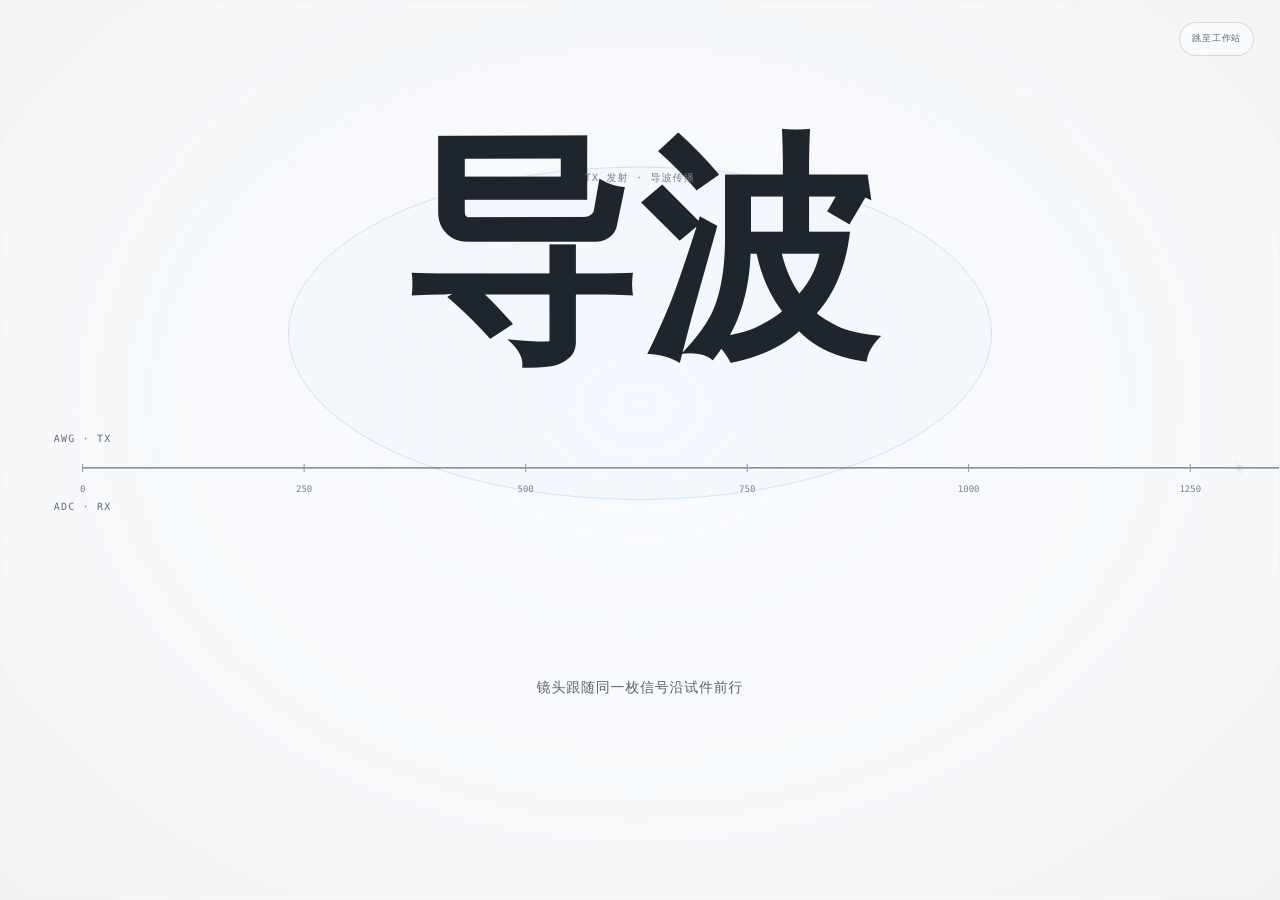
<file: waveguard-cinematic-concept.html>
<!doctype html>
<html lang="zh-CN">
<head>
  <meta charset="utf-8">
  <meta name="viewport" content="width=device-width, initial-scale=1">
  <meta name="color-scheme" content="light">
  <meta name="theme-color" content="#f2f3f5">
  <title>WaveGuard — 导波检测</title>
  <style>
    :root {
      color-scheme: light;
      --shell-bg: #f2f3f5;
      --surface: #fbfcfd;
      --ink: #111820;
      --muted: #6d7781;
      --stage: #0b1320;
      --stage-2: #132235;
      --signal: #2f73ff;
      --signal-hi: #59a9ff;
      --copper: #b27a3e;
      --success: #3e8060;
      --line: #dce1e6;
      --mono: "SFMono-Regular", Consolas, "Liberation Mono", monospace;
      --sans: "SF Pro Display", "Segoe UI", "PingFang SC", "Microsoft YaHei", sans-serif;
    }
    * { box-sizing: border-box; }
    html, body { width: 100%; height: 100%; margin: 0; overflow: hidden; }
    body {
      background: var(--shell-bg);
      color: var(--ink);
      font-family: var(--sans);
      -webkit-font-smoothing: antialiased;
      text-rendering: geometricPrecision;
      user-select: none;
    }
    button { font: inherit; }
    .studio {
      position: fixed;
      inset: var(--shell-inset, 0px);
      overflow: hidden;
      border: 1px solid rgba(17, 24, 32, var(--shell-border, 0));
      border-radius: var(--shell-radius, 0px);
      background: rgba(251, 252, 253, var(--shell-fill, 0));
      box-shadow: 0 24px 90px rgba(23, 34, 47, var(--shell-shadow, 0));
      isolation: isolate;
    }
    .field {
      position: absolute;
      inset: 0;
      overflow: hidden;
      background:
        radial-gradient(ellipse at 50% 45%, rgba(255,255,255,.98), rgba(248,249,250,.93) 54%, rgba(242,243,245,.96) 100%);
    }
    .field::after {
      content: "";
      position: absolute;
      inset: -5%;
      pointer-events: none;
      opacity: .62;
      background: radial-gradient(ellipse at 50% 43%, rgba(89,169,255,.075), rgba(47,115,255,.026) 30%, transparent 64%);
      animation: field-breath 5.2s cubic-bezier(.42,0,.58,1) infinite alternate;
    }
    @keyframes field-breath {
      from { transform: scale(.91); opacity: .24; }
      to { transform: scale(1.09); opacity: .72; }
    }
    #breathField {
      transform-box: fill-box;
      transform-origin: center;
      animation: signal-breath 5.2s cubic-bezier(.42,0,.58,1) infinite;
    }
    @keyframes signal-breath {
      0%, 100% { transform: scale(.86); opacity: .28; }
      50% { transform: scale(1.14); opacity: .88; }
    }
    #brandGlyph {
      transform-box: fill-box;
      transform-origin: center;
      animation: type-breath 5.2s cubic-bezier(.42,0,.58,1) infinite;
    }
    @keyframes type-breath {
      0%, 100% { transform: scale(.974); }
      50% { transform: scale(1.026); }
    }
    .studio.is-complete .field::after {
      animation-name: settled-field-breath;
      animation-duration: 11s;
    }
    @keyframes settled-field-breath {
      from { transform: scale(.98); opacity: .045; }
      to { transform: scale(1.025); opacity: .14; }
    }
    .studio.is-complete #breathField {
      animation-name: settled-breath;
      animation-duration: 10s;
    }
    @keyframes settled-breath {
      0%, 100% { transform: scale(.96); opacity: .12; }
      50% { transform: scale(1.035); opacity: .34; }
    }
    .studio.is-complete #brandGlyph { animation: none; }
    @media (prefers-reduced-motion: reduce) {
      #breathField, #brandGlyph { animation: none !important; }
    }
    .visual {
      position: absolute;
      inset: 0;
      display: block;
      width: 100%;
      height: 100%;
      overflow: visible;
    }
    .film-ui {
      position: absolute;
      inset: 0;
      opacity: var(--ui-reveal, 0);
      pointer-events: none;
      transition: none;
    }
    .brand,
    .device-state,
    .workspace-title,
    .stage-toolbar,
    .metric-rail,
    .utility-rail { position: absolute; }
    .brand {
      top: 20px;
      left: 58px;
      display: flex;
      align-items: baseline;
      gap: 12px;
      white-space: nowrap;
    }
    .brand-en {
      font-family: "SF Pro Display", "Segoe UI", sans-serif;
      font-size: 14px;
      font-weight: 650;
      letter-spacing: .16em;
    }
    .brand-product { color: var(--muted); font-size: 12px; letter-spacing: .05em; }
    .device-state {
      top: 19px;
      right: 28px;
      display: flex;
      align-items: center;
      gap: 13px;
      color: #58636e;
      font: 10px/1.2 var(--mono);
      letter-spacing: .08em;
      white-space: nowrap;
    }
    .state-dot {
      display: inline-block;
      width: 6px;
      height: 6px;
      margin-right: 7px;
      border-radius: 50%;
      background: var(--muted);
      vertical-align: 1px;
    }
    .state-demo { color: #4f5963; }
    .workspace-title {
      top: 78px;
      left: 38px;
      display: flex;
      align-items: end;
      gap: 14px;
    }
    .workspace-title h1 {
      margin: 0;
      font-size: clamp(21px, 2.1vw, 29px);
      font-weight: 690;
      letter-spacing: .035em;
      line-height: 1.2;
    }
    .workspace-title h1 span {
      margin-left: 8px;
      color: #77818a;
      font-weight: 420;
    }
    .workspace-subtitle {
      padding-bottom: 2px;
      color: #77818a;
      font: 9px/1.4 var(--mono);
      letter-spacing: .12em;
    }
    .stage-toolbar {
      top: calc(19% + 20px);
      left: 4.2%;
      right: 4.2%;
      display: flex;
      align-items: center;
      justify-content: space-between;
      gap: 12px;
      color: #c2cad2;
      font: 10px/1.3 var(--mono);
      letter-spacing: .08em;
    }
    .mode-tabs { display: flex; align-items: center; gap: 5px; }
    .mode-tab {
      min-height: 30px;
      padding: 0 11px;
      border: 1px solid transparent;
      border-radius: 8px;
      background: transparent;
      color: #aab5c1;
      cursor: pointer;
      font-size: 10px;
      letter-spacing: .03em;
      transition: color 180ms ease, background 180ms ease, border-color 180ms ease;
    }
    .mode-tab:hover { color: white; }
    .mode-tab[aria-pressed="true"] {
      border-color: rgba(126, 182, 232, .24);
      background: rgba(47, 115, 255, .13);
      color: #e7f0ff;
    }
    .stage-meta { color: #8493a2; white-space: nowrap; }
    .metric-rail {
      right: 38px;
      bottom: 60px;
      left: 38px;
      display: grid;
      grid-template-columns: 1fr 1fr 1fr auto;
      align-items: center;
      min-height: 56px;
      border-top: 1px solid var(--line);
      border-bottom: 1px solid var(--line);
      color: var(--ink);
    }
    .metric {
      display: flex;
      align-items: baseline;
      gap: 10px;
      min-width: 0;
    }
    .metric + .metric { padding-left: 22px; border-left: 1px solid var(--line); }
    .metric-label {
      color: #7a858e;
      font: 9px/1.2 var(--mono);
      letter-spacing: .075em;
      white-space: nowrap;
    }
    .metric-value {
      color: #15202a;
      font: 22px/1 var(--mono);
      letter-spacing: -.055em;
      white-space: nowrap;
    }
    .metric-unit { color: #65717c; font: 10px/1 var(--mono); }
    .metric-note {
      justify-self: end;
      color: #63707b;
      font: 9px/1.5 var(--mono);
      letter-spacing: .06em;
      text-align: right;
    }
    .utility-rail {
      right: 28px;
      bottom: 17px;
      left: 28px;
      display: flex;
      align-items: center;
      justify-content: space-between;
      gap: 12px;
      color: #7b858e;
      font: 9px/1.2 var(--mono);
      letter-spacing: .055em;
    }
    .utility-left { display: flex; align-items: center; gap: 16px; }
    .utility-left span + span::before {
      content: "";
      display: inline-block;
      width: 3px;
      height: 3px;
      margin: 0 10px 2px 0;
      border-radius: 50%;
      background: #a7b0b8;
    }
    .replay-button {
      padding: 7px 0 7px 12px;
      border: 0;
      border-left: 1px solid #d8dde2;
      background: transparent;
      color: #37434e;
      cursor: pointer;
      font: 9px/1 var(--mono);
      letter-spacing: .065em;
    }
    .replay-button:hover { color: var(--signal); }
    .film-control {
      position: fixed;
      z-index: 5;
      top: 22px;
      right: 26px;
      display: flex;
      align-items: center;
      gap: 10px;
      opacity: 0;
      pointer-events: none;
      transition: opacity 180ms ease;
    }
    .film-control.visible { opacity: 1; pointer-events: auto; }
    .film-control button {
      min-height: 34px;
      padding: 0 12px;
      border: 1px solid rgba(17,24,32,.14);
      border-radius: 999px;
      background: rgba(251,252,253,.68);
      color: #59636d;
      cursor: pointer;
      font: 9px/1 var(--mono);
      letter-spacing: .08em;
      backdrop-filter: blur(12px);
    }
    .film-control button:hover { border-color: rgba(47,115,255,.42); color: #1f59d2; }
    .sr-only {
      position: absolute;
      width: 1px;
      height: 1px;
      padding: 0;
      margin: -1px;
      overflow: hidden;
      clip: rect(0,0,0,0);
      white-space: nowrap;
      border: 0;
    }
    @media (max-width: 720px) {
      .brand { top: 13px; left: 44px; gap: 8px; }
      .brand-en { font-size: 11px; }
      .brand-product { font-size: 10px; }
      .device-state { top: 48px; right: 15px; gap: 8px; font-size: 8px; }
      .workspace-title { top: 83px; left: 18px; gap: 7px; }
      .workspace-title h1 { font-size: 18px; }
      .workspace-title h1 span { margin-left: 3px; }
      .workspace-subtitle { font-size: 7px; letter-spacing: .07em; }
      .stage-toolbar { top: calc(19% + 13px); left: 5%; right: 5%; gap: 4px; font-size: 8px; }
      .mode-tabs { gap: 1px; }
      .mode-tab { min-height: 27px; padding: 0 7px; font-size: 9px; }
      .stage-meta { font-size: 7px; letter-spacing: .025em; }
      .metric-rail {
        right: 16px;
        bottom: 67px;
        left: 16px;
        grid-template-columns: 1fr 1fr 1fr;
        min-height: 52px;
      }
      .metric { display: block; }
      .metric + .metric { padding-left: 10px; }
      .metric-label { display: block; margin-bottom: 5px; font-size: 7px; letter-spacing: .045em; }
      .metric-value { font-size: 17px; }
      .metric-unit { font-size: 8px; }
      .metric-note { display: none; }
      .utility-rail { right: 14px; bottom: 12px; left: 14px; font-size: 7px; }
      .utility-left { gap: 5px; }
      .utility-left span + span::before { margin-right: 4px; }
      .replay-button { padding-left: 8px; font-size: 8px; }
      .film-control { top: 12px; right: 12px; }
      .film-control button { min-height: 30px; padding: 0 9px; font-size: 8px; }
    }
    @media (max-height: 650px) {
      .workspace-title { top: 68px; }
      .stage-toolbar { top: calc(18% + 10px); }
      .metric-rail { bottom: 52px; }
      .utility-rail { bottom: 9px; }
    }
    @media (prefers-reduced-motion: reduce) {
      *, *::before, *::after { scroll-behavior: auto !important; animation-duration: .01ms !important; animation-iteration-count: 1 !important; }
      .field::after { animation: none; }
      .mode-tab, .film-control { transition: none; }
    }
  </style>
</head>
<body>
  <main class="studio" id="studio" aria-label="WaveGuard 导波检测工作站演示">
    <div class="field" aria-hidden="true"></div>
    <svg class="visual" id="visual" role="img" aria-label="同一枚导波信号从激励、传播、反射到时频测量的连续演示">
      <defs>
        <pattern id="gridPattern" width="34" height="34" patternUnits="userSpaceOnUse">
          <path d="M 34 0 L 0 0 0 34" fill="none" stroke="#25364a" stroke-width="1" opacity=".55"/>
        </pattern>
      </defs>
      <rect id="stagePanel" x="0" y="0" width="1" height="1" rx="0" fill="#0b1320" opacity="0"/>
      <rect id="plotGrid" x="0" y="0" width="1" height="1" fill="url(#gridPattern)" opacity="0"/>
      <g id="breathingForm" aria-hidden="true">
        <ellipse id="breathField" cx="0" cy="0" rx="0" ry="0" fill="#59a9ff" fill-opacity=".025" stroke="#2f73ff" stroke-opacity=".18" stroke-width="1"/>
      </g>
      <g id="heatmap" aria-hidden="true"></g>
      <g id="camera">
        <path id="axis" d="" fill="none" stroke="#65717c" stroke-width="1.25"/>
        <path id="ticks" d="" fill="none" stroke="#8c969e" stroke-width="1"/>
        <path id="frequencyAxis" d="" fill="none" stroke="#728398" stroke-width="1"/>
        <g id="tickLabels"></g>
        <text id="distanceUnit" x="0" y="0" fill="#747f88" font-size="10" font-family="SFMono-Regular,Consolas,monospace" letter-spacing="1.1" text-anchor="end">距离 · mm</text>
        <text id="timeUnit" x="0" y="0" fill="#aebbc8" font-size="10" font-family="SFMono-Regular,Consolas,monospace" letter-spacing="1.2" text-anchor="end" opacity="0">时间 · μs</text>
        <text id="frequencyUnit" x="0" y="0" fill="#8294a7" font-size="9" font-family="SFMono-Regular,Consolas,monospace" letter-spacing=".8" text-anchor="middle" opacity="0">频率 / kHz</text>
        <text id="txLabel" x="0" y="0" fill="#626d77" font-size="10" font-family="SFMono-Regular,Consolas,monospace" letter-spacing="1.2" text-anchor="middle">AWG · TX</text>
        <text id="rxLabel" x="0" y="0" fill="#626d77" font-size="10" font-family="SFMono-Regular,Consolas,monospace" letter-spacing="1.2" text-anchor="middle">ADC · RX</text>
        <path id="propagationTail" d="" fill="none" stroke="#9da8b1" stroke-width="1" stroke-dasharray="2 6" opacity="0"/>
        <path id="defectMark" d="" fill="none" stroke="#b27a3e" stroke-width="1.5" stroke-linecap="round"/>
        <circle id="defectPoint" cx="0" cy="0" r="3.2" fill="#b27a3e"/>
        <circle id="txPulse" cx="0" cy="0" r="4" fill="none" stroke="#2f73ff" stroke-width="1.2" opacity="0"/>
        <circle id="rxPulse" cx="0" cy="0" r="4" fill="none" stroke="#2f73ff" stroke-width="1.2" opacity="0"/>
        <path id="transmitSignal" d="" fill="none" stroke="#59a9ff" stroke-width="1.7" stroke-linecap="round" stroke-linejoin="round" opacity="0"/>
        <path id="signalPath" d="" fill="none" stroke="#2f73ff" stroke-width="2.5" stroke-linecap="round" stroke-linejoin="round"/>
      </g>
      <text id="brandGlyph" x="0" y="0" fill="#111820" font-family="SF Pro Display,Segoe UI,PingFang SC,Microsoft YaHei,sans-serif" font-size="200" font-weight="690" text-anchor="middle" letter-spacing=".01em">导波</text>
      <text id="stateLine" x="0" y="0" fill="#737d86" font-family="SFMono-Regular,Consolas,monospace" font-size="10" text-anchor="middle" letter-spacing="1.2">系统武装 · H 通道硬件触发</text>
      <text id="caption" x="0" y="0" fill="#59646e" font-family="SF Pro Display,Segoe UI,PingFang SC,Microsoft YaHei,sans-serif" font-size="14" text-anchor="middle" letter-spacing=".055em">采集卡先行武装，触发定义时间零点</text>
      <g id="cinemaMetrics" opacity="0">
        <text id="cinemaMetricLabel" x="0" y="0" fill="#77828c" font-family="SFMono-Regular,Consolas,monospace" font-size="8" text-anchor="middle" letter-spacing="1.05">回波证据 · 演示数据</text>
        <text id="cinemaMetricValues" x="0" y="0" fill="#111820" font-family="SFMono-Regular,Consolas,monospace" font-size="15" text-anchor="middle" letter-spacing=".04em">TOF 462.0 μs　·　PEAK 0.384 V　·　SNR 38.6 dB</text>
      </g>
    </svg>
    <div class="film-ui" id="filmUi">
      <div class="brand">
        <span class="brand-en">WAVEGUARD</span>
        <span class="brand-product">导波检测</span>
      </div>
      <div class="device-state" aria-label="设备状态：离线演示">
        <span><i class="state-dot"></i>PICOSCOPE 4824A</span>
        <span>8 CH · 20 MS/s</span>
        <span class="state-demo">离线演示</span>
      </div>
      <div class="workspace-title">
        <h1>导波检测<span>测量工作站</span></h1>
        <div class="workspace-subtitle">LIVE CAPTURE　/　示例信号</div>
      </div>
      <div class="stage-toolbar">
        <div class="mode-tabs" role="group" aria-label="信号显示模式">
          <button class="mode-tab" type="button" data-mode="wave" aria-pressed="false">波形</button>
          <button class="mode-tab" type="button" data-mode="fft" aria-pressed="false">频谱</button>
          <button class="mode-tab" type="button" data-mode="tf" aria-pressed="true">时频</button>
        </div>
        <span class="stage-meta" id="stageMeta">8 通道同步 · 硬件触发 H</span>
      </div>
      <div class="metric-rail" aria-label="模拟测量结果">
        <div class="metric">
          <span class="metric-label">往返时间 / TOF</span>
          <span class="metric-value">462.0</span><span class="metric-unit">μs</span>
        </div>
        <div class="metric">
          <span class="metric-label">峰值 / PEAK</span>
          <span class="metric-value">0.384</span><span class="metric-unit">V</span>
        </div>
        <div class="metric">
          <span class="metric-label">信噪比 / SNR</span>
          <span class="metric-value">38.6</span><span class="metric-unit">dB</span>
        </div>
        <div class="metric-note">模拟结果<br>不代表真实设备采集</div>
      </div>
      <div class="utility-rail">
        <div class="utility-left">
          <span>AWG　100.0 kHz · 5 周期</span>
          <span>ADC ARMED → H TRIGGER → 8CH</span>
        </div>
        <button class="replay-button" id="replay" type="button">重播信号路径 ↗</button>
      </div>
    </div>
  </main>
  <div class="film-control visible" id="filmControl" aria-label="电影演示控制">
    <button id="skip" type="button">跳至工作站</button>
  </div>
  <div class="sr-only" id="announcement" aria-live="polite">WaveGuard 信号路径演示正在开始。</div>
  <script>
    (function () {
      "use strict";
      const duration = 7800;
      const reduced = window.matchMedia("(prefers-reduced-motion: reduce)");
      const studio = document.getElementById("studio");
      const svg = document.getElementById("visual");
      const camera = document.getElementById("camera");
      const signal = document.getElementById("signalPath");
      const transmitSignal = document.getElementById("transmitSignal");
      const stagePanel = document.getElementById("stagePanel");
      const plotGrid = document.getElementById("plotGrid");
      const heatmap = document.getElementById("heatmap");
      const stateLine = document.getElementById("stateLine");
      const caption = document.getElementById("caption");
      const brandGlyph = document.getElementById("brandGlyph");
      const cinemaMetrics = document.getElementById("cinemaMetrics");
      const breathingForm = document.getElementById("breathingForm");
      const breathField = document.getElementById("breathField");
      const filmUi = document.getElementById("filmUi");
      const filmControl = document.getElementById("filmControl");
      const announcement = document.getElementById("announcement");
      const axis = document.getElementById("axis");
      const ticks = document.getElementById("ticks");
      const frequencyAxis = document.getElementById("frequencyAxis");
      const tickLabels = document.getElementById("tickLabels");
      const distanceUnit = document.getElementById("distanceUnit");
      const timeUnit = document.getElementById("timeUnit");
      const frequencyUnit = document.getElementById("frequencyUnit");
      const txLabel = document.getElementById("txLabel");
      const rxLabel = document.getElementById("rxLabel");
      const defectMark = document.getElementById("defectMark");
      const defectPoint = document.getElementById("defectPoint");
      const txPulse = document.getElementById("txPulse");
      const rxPulse = document.getElementById("rxPulse");
      const propagationTail = document.getElementById("propagationTail");
      const tabButtons = Array.from(document.querySelectorAll(".mode-tab"));
      let width = 0;
      let height = 0;
      let elapsed = 0;
      let frameId = 0;
      let startedAt = 0;
      let previousFrame = 0;
      let cameraFocus = 0;
      let lastLabel = "";
      let activeMode = "tf";
      let modeFrom = "tf";
      let modeTo = "tf";
      let modeStartedAt = 0;
      let modeAnimating = false;
      let reducedAnnounced = false;

      const clamp = function (value, lo, hi) { return Math.max(lo, Math.min(hi, value)); };
      const mix = function (a, b, t) { return a + (b - a) * t; };
      const smooth = function (a, b, value) {
        const t = clamp((value - a) / (b - a), 0, 1);
        return t * t * (3 - 2 * t);
      };
      const bell = function (x, center, spread) {
        const v = (x - center) / spread;
        return Math.exp(-v * v);
      };
      const pathFrom = function (points) {
        return points.map(function (p, i) {
          return (i ? "L" : "M") + p[0].toFixed(2) + " " + p[1].toFixed(2);
        }).join(" ");
      };
      const lerpPoints = function (a, b, amount) {
        return a.map(function (point, i) {
          return [mix(point[0], b[i][0], amount), mix(point[1], b[i][1], amount)];
        });
      };
      const labelRows = [];
      for (let i = 0; i <= 6; i += 1) {
        const mm = document.createElementNS("http://www.w3.org/2000/svg", "text");
        const us = document.createElementNS("http://www.w3.org/2000/svg", "text");
        mm.setAttribute("fill", "#77828b");
        mm.setAttribute("font-size", "9");
        mm.setAttribute("font-family", "SFMono-Regular,Consolas,monospace");
        mm.setAttribute("text-anchor", "middle");
        us.setAttribute("fill", "#aebbc8");
        us.setAttribute("font-size", "9");
        us.setAttribute("font-family", "SFMono-Regular,Consolas,monospace");
        us.setAttribute("text-anchor", "middle");
        mm.textContent = String(i * 250);
        us.textContent = String(i * 100 - 200);
        tickLabels.appendChild(mm);
        tickLabels.appendChild(us);
        labelRows.push({ mm: mm, us: us });
      }
      const heatCells = [];
      for (let col = 0; col < 36; col += 1) {
        for (let row = 0; row < 8; row += 1) {
          const cell = document.createElementNS("http://www.w3.org/2000/svg", "rect");
          cell.setAttribute("rx", "1.5");
          cell.setAttribute("fill", "#2f73ff");
          heatmap.appendChild(cell);
          heatCells.push({ node: cell, col: col, row: row });
        }
      }

      function geometry() {
        width = Math.max(1, studio.clientWidth);
        height = Math.max(1, studio.clientHeight);
        svg.setAttribute("viewBox", "0 0 " + width + " " + height);
        const axisY = height * .565;
        const plotBase = height * .61;
        const plotLeft = width * .09;
        const plotRight = width * .91;
        const axisStart = width * .15;
        const axisEnd = width * 1.19;
        const defectX = width * 1.055;
        const rxX = width * .15;
        const packetWidth = Math.max(104, width * .145);
        cameraFocus = cameraFocus || width * .54;
        return {
          axisY: axisY, plotBase: plotBase, plotLeft: plotLeft, plotRight: plotRight,
          plotWidth: plotRight - plotLeft, axisStart: axisStart, axisEnd: axisEnd,
          defectX: defectX, txX: axisStart, rxX: rxX, packetWidth: packetWidth
        };
      }
      let g = geometry();

      function packetPoints(center, amplitude, packetWidth) {
        const points = [];
        for (let i = 0; i <= 160; i += 1) {
          const t = i / 160;
          const envelope = Math.pow(Math.sin(Math.PI * t), 2);
          const carrier = Math.sin(t * Math.PI * 10 + .36) * amplitude * envelope;
          points.push([center + (t - .5) * packetWidth, g.axisY - carrier]);
        }
        return points;
      }
      function wavePoints() {
        const points = [];
        for (let i = 0; i <= 160; i += 1) {
          const t = i / 160;
          const x = g.plotLeft + t * g.plotWidth;
          const carrierA = Math.sin((t - .245) * Math.PI * 90 + Math.PI / 2) * bell(t, .245, .044) * 20;
          const carrierB = Math.sin((t - .735) * Math.PI * 92 + Math.PI / 2) * bell(t, .735, .048) * 34;
          const ring = Math.sin((t - .58) * Math.PI * 38) * bell(t, .58, .12) * 2.2;
          points.push([x, g.plotBase - carrierA - carrierB - ring]);
        }
        return points;
      }
      function fftPoints() {
        const points = [];
        for (let i = 0; i <= 160; i += 1) {
          const t = i / 160;
          const x = g.plotLeft + t * g.plotWidth;
          const value = bell(t, .36, .075) * 116 + bell(t, .49, .105) * 67 + bell(t, .72, .052) * 21;
          const ripple = Math.sin(t * Math.PI * 28) * bell(t, .48, .28) * 2.5;
          points.push([x, g.plotBase - value - ripple]);
        }
        return points;
      }
      function tfPoints() {
        const points = [];
        for (let i = 0; i <= 160; i += 1) {
          const t = i / 160;
          const x = g.plotLeft + t * g.plotWidth;
          const envelope = bell(t, .245, .052) + bell(t, .735, .058) * .9;
          const ridge = Math.sin(t * Math.PI * 12) * 34 * envelope;
          const center = g.height * .455 - (envelope * 30) + ridge;
          points.push([x, center]);
        }
        return points;
      }
      function updateLabel(line, detail) {
        const value = line + "|" + detail;
        if (value === lastLabel) return;
        lastLabel = value;
        stateLine.textContent = line;
        caption.textContent = detail;
      }
      function setOpacity(element, value) { element.setAttribute("opacity", String(clamp(value, 0, 1))); }
    function setShell(surface, uiReveal) {
        const inset = 18 * surface;
        const radius = 0 + 20 * surface;
        studio.style.setProperty("--shell-inset", inset.toFixed(2) + "px");
        studio.style.setProperty("--shell-radius", radius.toFixed(2) + "px");
        studio.style.setProperty("--shell-fill", String(surface));
        studio.style.setProperty("--shell-border", String(surface * .08));
        studio.style.setProperty("--shell-shadow", String(surface * .12));
        filmUi.style.setProperty("--ui-reveal", String(uiReveal));
        filmUi.style.pointerEvents = uiReveal > .92 ? "auto" : "none";
      }
      function makeTickGeometry(morph) {
        let d = "";
        const labels = ["0", "250", "500", "750", "1000", "1250", "1500"];
        const times = ["−200", "−100", "0", "100", "200", "300", "400"];
        for (let i = 0; i <= 6; i += 1) {
          const ratio = i / 6;
          const physicalX = g.axisStart + ratio * (g.axisEnd - g.axisStart);
          const targetX = g.plotLeft + ratio * g.plotWidth;
          const x = mix(physicalX, targetX, morph);
          const y = mix(g.axisY, g.plotBase, morph);
          const len = mix(8, 8, morph);
          d += "M" + x.toFixed(2) + " " + (y - len / 2).toFixed(2) + "v" + len.toFixed(2);
          const row = labelRows[i];
          row.mm.setAttribute("x", x.toFixed(2));
          row.mm.setAttribute("y", (y + 24).toFixed(2));
          row.us.setAttribute("x", x.toFixed(2));
          row.us.setAttribute("y", (y + 24).toFixed(2));
          row.mm.textContent = labels[i];
          row.us.textContent = times[i];
          row.mm.setAttribute("opacity", String(1 - morph));
          row.us.setAttribute("opacity", String(morph));
        }
        ticks.setAttribute("d", d);
        const x0 = mix(g.axisStart, g.plotLeft, morph);
        const x1 = mix(g.axisEnd, g.plotRight, morph);
        const y = mix(g.axisY, g.plotBase, morph);
        axis.setAttribute("d", "M" + x0.toFixed(2) + " " + y.toFixed(2) + "H" + x1.toFixed(2));
        let frequencyTicks = "M" + g.plotLeft.toFixed(2) + " " + g.plotBase.toFixed(2) +
          "V" + (g.height * .32).toFixed(2);
        for (let i = 1; i <= 4; i += 1) {
          const tickY = mix(g.plotBase, g.height * .32, i / 5);
          frequencyTicks += "M" + (g.plotLeft - 4).toFixed(2) + " " + tickY.toFixed(2) +
            "h8";
        }
        frequencyAxis.setAttribute("d", frequencyTicks);
        const unitX = mix(g.axisEnd + 7, g.plotRight, morph);
        const unitY = y + 43;
        distanceUnit.setAttribute("x", unitX.toFixed(2));
        distanceUnit.setAttribute("y", unitY.toFixed(2));
        timeUnit.setAttribute("x", unitX.toFixed(2));
        timeUnit.setAttribute("y", unitY.toFixed(2));
        distanceUnit.setAttribute("opacity", String(1 - morph));
        timeUnit.setAttribute("opacity", String(morph));
        frequencyUnit.setAttribute("x", (g.plotLeft + 10).toFixed(2));
        frequencyUnit.setAttribute("y", (g.height * .30).toFixed(2));
      }
      function updateHeatmap(amount) {
        const x0 = g.plotLeft;
        const plotTop = g.height * .32;
        const plotH = g.plotBase - plotTop;
        const colW = g.plotWidth / 38;
        heatCells.forEach(function (item) {
          const t = (item.col + .5) / 36;
          const envelope = bell(t, .245, .065) + bell(t, .735, .07) * .88;
          const ridgeRow = 2.3 + envelope * 1.55 + Math.sin(t * Math.PI * 8) * .45;
          const strength = Math.exp(-Math.pow((item.row - ridgeRow) / 1.6, 2)) * envelope;
          const x = x0 + item.col * (g.plotWidth / 36) + 1;
          const y = plotTop + item.row * (plotH / 8) + 1;
          item.node.setAttribute("x", x.toFixed(2));
          item.node.setAttribute("y", y.toFixed(2));
          item.node.setAttribute("width", Math.max(1, colW - 2).toFixed(2));
          item.node.setAttribute("height", Math.max(1, plotH / 8 - 2).toFixed(2));
          item.node.setAttribute("fill-opacity", String(amount * (.08 + strength * .43)));
        });
      }
      function desiredModeShape(mode) {
        if (mode === "wave") return wavePoints();
        if (mode === "fft") return fftPoints();
        return tfPoints();
      }
      function showTab(mode) {
        activeMode = mode;
        tabButtons.forEach(function (button) {
          button.setAttribute("aria-pressed", String(button.dataset.mode === mode));
        });
        const meta = document.getElementById("stageMeta");
        meta.textContent = mode === "wave" ? "时域波形 · 8 通道同步" :
          mode === "fft" ? "频谱分析 · Hann 窗" : "时频分析 · 回波能量分布";
      }
      function render(timeMs, advanceCamera, frameDelta) {
        elapsed = clamp(timeMs, 0, duration);
        const seconds = elapsed / 1000;
        const form = smooth(.68, 1.74, seconds);
        const forward = smooth(1.66, 3.55, seconds);
        const returnProgress = smooth(3.88, 5.08, seconds);
        const holdImpact = seconds >= 3.55 && seconds < 3.90;
        const impactPulse = Math.exp(-Math.pow((seconds - 3.68) / .16, 2));
        const firePulse = smooth(1.55, 1.69, seconds) * (1 - smooth(1.88, 2.12, seconds));
        const receivePulse = smooth(4.94, 5.08, seconds) * (1 - smooth(5.24, 5.43, seconds));
        const spaceToWave = smooth(4.76, 5.82, seconds);
        const waveToFft = smooth(5.62, 6.19, seconds);
        const fftToTf = smooth(6.12, 6.73, seconds);
        const surface = smooth(6.60, 7.66, seconds);
        const uiReveal = smooth(6.91, 7.72, seconds);
        const metricIn = smooth(5.20, 5.88, seconds);
        breathField.setAttribute("cx", (width * .5).toFixed(2));
        breathField.setAttribute("cy", (height * .37).toFixed(2));
        breathField.setAttribute("rx", (width * .275).toFixed(2));
        breathField.setAttribute("ry", (height * .185).toFixed(2));
        setOpacity(breathingForm, 1 - surface);
        const rxX = g.rxX;
        let center = g.txX;
        if (seconds < 3.55) center = mix(g.txX, g.defectX, forward);
        else if (holdImpact) center = g.defectX;
        else center = mix(g.defectX, rxX, returnProgress);

        const amplitude = 24 * form * (1 - .2 * impactPulse);
        const split = smooth(3.54, 3.82, seconds) * (1 - smooth(4.12, 4.48, seconds));
        const tx = g.txX;
        const defect = g.defectX;
        const transmissionTravel = smooth(3.60, 4.25, seconds);
        const transmissionCenter = mix(defect, g.axisEnd, transmissionTravel);
        const plotMorph = spaceToWave;
        const wave = wavePoints();
        const fft = fftPoints();
        const tf = tfPoints();
        const physical = packetPoints(center, amplitude, g.packetWidth * mix(.12, 1, form));
        let targetShape = lerpPoints(physical, wave, plotMorph);
        targetShape = lerpPoints(targetShape, fft, waveToFft);
        targetShape = lerpPoints(targetShape, tf, fftToTf);

        if (elapsed >= duration && modeAnimating) {
          const modeT = smooth(0, 360, performance.now() - modeStartedAt);
          targetShape = lerpPoints(desiredModeShape(modeFrom), desiredModeShape(modeTo), modeT);
          if (modeT >= 1) {
            modeAnimating = false;
            showTab(modeTo);
          }
        }
        signal.setAttribute("d", pathFrom(targetShape));
        const transmission = packetPoints(transmissionCenter, amplitude * .48, g.packetWidth * .72);
        transmitSignal.setAttribute("d", pathFrom(transmission));
        setOpacity(transmitSignal, split * (1 - spaceToWave) * .58);
        signal.setAttribute("stroke-width", String(mix(2.1, 2.55, surface)));

        const morph = spaceToWave;
        const stageX = mix(width * .5, width * .02, surface);
        const stageY = mix(g.plotBase, height * .18, surface);
        const stageW = mix(1, width * .96, surface);
        const stageH = mix(1, height * .62, surface);
        stagePanel.setAttribute("x", stageX.toFixed(2));
        stagePanel.setAttribute("y", stageY.toFixed(2));
        stagePanel.setAttribute("width", stageW.toFixed(2));
        stagePanel.setAttribute("height", stageH.toFixed(2));
        stagePanel.setAttribute("rx", (surface * 20).toFixed(2));
        setOpacity(stagePanel, surface);
        plotGrid.setAttribute("x", (width * .02).toFixed(2));
        plotGrid.setAttribute("y", (height * .18).toFixed(2));
        plotGrid.setAttribute("width", (width * .96).toFixed(2));
        plotGrid.setAttribute("height", (height * .62).toFixed(2));
        setOpacity(plotGrid, surface * .68);
        const cameraBlend = morph;
        const desiredFocus = Math.max(width * .54, center);
        if (advanceCamera && elapsed < 6000) {
          const dt = clamp(frameDelta || 16, 0, 40);
          const followRate = 1 - Math.exp(-dt / 190);
          cameraFocus += (desiredFocus - cameraFocus) * followRate;
        } else if (elapsed >= duration) {
          cameraFocus = width * .54;
        }
        const zoom = 1 + impactPulse * .026;
        let camScale = mix(zoom, 1, cameraBlend);
        let camX = width * .52 - cameraFocus * zoom;
        let camY = height * .52 - g.axisY * zoom;
        camX = mix(camX, 0, cameraBlend);
        camY = mix(camY, 0, cameraBlend);
        camera.setAttribute("transform", "matrix(" + camScale.toFixed(4) + ",0,0," + camScale.toFixed(4) + "," +
          camX.toFixed(2) + "," + camY.toFixed(2) + ")");

        makeTickGeometry(morph);
        const axisVisible = 1 - surface * .12;
        setOpacity(axis, axisVisible);
        setOpacity(ticks, axisVisible);
        setOpacity(tickLabels, axisVisible);
        setOpacity(distanceUnit, 1 - morph);
        setOpacity(timeUnit, morph);
        setOpacity(frequencyUnit, waveToFft * .75 + fftToTf * .25);
        setOpacity(frequencyAxis, waveToFft * .75 + fftToTf * .25);
        const physicalOpacity = 1 - morph;
        setOpacity(txLabel, physicalOpacity * form);
        setOpacity(rxLabel, physicalOpacity * form);
        txLabel.setAttribute("x", g.txX.toFixed(2));
        rxLabel.setAttribute("x", g.rxX.toFixed(2));
        txLabel.setAttribute("y", (g.axisY - 26).toFixed(2));
        rxLabel.setAttribute("y", (g.axisY + 42).toFixed(2));
        txPulse.setAttribute("cx", g.txX.toFixed(2));
        txPulse.setAttribute("cy", g.axisY.toFixed(2));
        txPulse.setAttribute("r", (4 + firePulse * 13).toFixed(2));
        setOpacity(txPulse, firePulse * physicalOpacity);
        rxPulse.setAttribute("cx", g.rxX.toFixed(2));
        rxPulse.setAttribute("cy", g.axisY.toFixed(2));
        rxPulse.setAttribute("r", (4 + receivePulse * 11).toFixed(2));
        setOpacity(rxPulse, receivePulse * physicalOpacity);
        const impactX = mix(defect, g.plotLeft + g.plotWidth * .735, morph);
        const impactY = mix(g.axisY, g.plotBase, morph);
        defectPoint.setAttribute("cx", impactX.toFixed(2));
        defectPoint.setAttribute("cy", impactY.toFixed(2));
        defectPoint.setAttribute("fill", impactPulse > .12 ? "#b27a3e" : "#7c8791");
        defectMark.setAttribute("stroke", impactPulse > .12 ? "#b27a3e" : "#87929b");
        setOpacity(defectPoint, physicalOpacity * (form * .12 + impactPulse * .88));
        const markX = g.defectX;
        defectMark.setAttribute("d", "M" + (markX - 4).toFixed(2) + " " + (g.axisY - 8).toFixed(2) +
          "L" + markX.toFixed(2) + " " + (g.axisY - 3).toFixed(2) +
          "L" + (markX - 2).toFixed(2) + " " + g.axisY.toFixed(2) +
          "L" + (markX + 3).toFixed(2) + " " + (g.axisY + 6).toFixed(2));
        setOpacity(defectMark, physicalOpacity * (form * .08 + impactPulse * .92));
        propagationTail.setAttribute("d", "M" + g.txX.toFixed(2) + " " + g.axisY.toFixed(2) + "H" +
          Math.max(g.txX, center - g.packetWidth * .55).toFixed(2));
        setOpacity(propagationTail, smooth(1.7, 2.2, seconds) * (1 - morph) * .6);

        updateHeatmap(fftToTf * surface);
        frequencyUnit.setAttribute("opacity", String(clamp((waveToFft * .65 + fftToTf * .55) * (surface ? 1 : .65))));

        const glyphReveal = smooth(6.52, 7.58, seconds);
        brandGlyph.setAttribute("x", mix(width * .5, 36, glyphReveal).toFixed(2));
        brandGlyph.setAttribute("y", mix(height * .37, 36, glyphReveal).toFixed(2));
        brandGlyph.setAttribute("font-size", mix(Math.min(width * .19, 236), 20, glyphReveal).toFixed(2));
        setOpacity(brandGlyph, mix(.94, .9, glyphReveal));
        const introOpacity = 1 - smooth(6.48, 7.18, seconds);
        stateLine.setAttribute("x", (width * .5).toFixed(2));
        stateLine.setAttribute("y", (height * .2).toFixed(2));
        setOpacity(stateLine, introOpacity * (1 - uiReveal * .25));
        caption.setAttribute("x", (width * .5).toFixed(2));
        caption.setAttribute("y", (height * .77).toFixed(2));
        caption.setAttribute("font-size", Math.max(11, Math.min(14, width * .012)).toFixed(2));
        setOpacity(caption, introOpacity);
        cinemaMetrics.setAttribute("transform", "translate(0,0)");
        const metricY = height * .87;
        document.getElementById("cinemaMetricLabel").setAttribute("x", (width * .5).toFixed(2));
        document.getElementById("cinemaMetricLabel").setAttribute("y", (metricY - 21).toFixed(2));
        document.getElementById("cinemaMetricValues").setAttribute("x", (width * .5).toFixed(2));
        document.getElementById("cinemaMetricValues").setAttribute("y", metricY.toFixed(2));
        setOpacity(cinemaMetrics, metricIn * (1 - uiReveal));
        setShell(surface, uiReveal);
        studio.classList.toggle("is-complete", elapsed >= duration);

        if (seconds < .52) updateLabel("系统武装 · H 通道硬件触发", "ADC 先进入采集状态，等待硬件定义 t = 0");
        else if (seconds < 1.72) updateLabel("汉宁窗激励 · 100 kHz", "五周期波包从安静基线中形成");
        else if (seconds < 3.55) updateLabel("TX 发射 · 导波传播", "镜头跟随同一枚信号沿试件前行");
        else if (seconds < 3.9) updateLabel("缺陷交互 · 能量分裂", "透射继续向前，反射从同一波包折返");
        else if (seconds < 5.14) updateLabel("RX 接收 · 硬件触发采集", "空间距离正在连续变成时间刻度");
        else if (seconds < 6.2) updateLabel("示波器波形 · TOF 462.0 μs", "同一枚回波展开为可测量的时域信号");
        else if (seconds < 6.75) updateLabel("频谱 → 时频", "信号进入数学空间，仍沿同一条轴延展");
        else updateLabel("WaveGuard 测量工作站", "模拟演示数据 · 设备离线");
        if (elapsed >= duration) {
          filmControl.classList.remove("visible");
          filmControl.innerHTML = '<button id="skip" type="button" aria-hidden="true" tabindex="-1">演示完成</button>';
          announcement.textContent = "WaveGuard 测量工作站已显示。当前为离线模拟演示数据。";
          showTab(activeMode);
        }
      }
      function finish() {
        if (frameId) cancelAnimationFrame(frameId);
        frameId = 0;
        elapsed = duration;
        cameraFocus = width * .54;
        render(duration, false, 0);
        filmControl.classList.remove("visible");
        filmControl.innerHTML = '<button id="skip" type="button" aria-hidden="true" tabindex="-1">演示完成</button>';
      }
      function play() {
        if (frameId) cancelAnimationFrame(frameId);
        frameId = 0;
        elapsed = 0;
        studio.classList.remove("is-complete");
        startedAt = 0;
        previousFrame = 0;
        cameraFocus = width * .54;
        modeAnimating = false;
        activeMode = "tf";
        showTab("tf");
        filmControl.innerHTML = '<button id="skip" type="button">跳至工作站</button>';
        document.getElementById("skip").addEventListener("click", finish);
        filmControl.classList.add("visible");
        render(0, false, 0);
        announcement.textContent = "WaveGuard 连续信号演示开始。";
        if (reduced.matches) {
          if (!reducedAnnounced) {
            announcement.textContent = "系统已启用减少动态效果，直接显示工作站。";
            reducedAnnounced = true;
          }
          finish();
          return;
        }
        frameId = requestAnimationFrame(tick);
      }
      function tick(now) {
        if (!startedAt) startedAt = now;
        const dt = previousFrame ? now - previousFrame : 16;
        previousFrame = now;
        const t = Math.min(duration, now - startedAt);
        render(t, true, dt);
        if (t >= duration) {
          frameId = 0;
          return;
        }
        frameId = requestAnimationFrame(tick);
      }
      function chooseMode(mode) {
        if (mode === activeMode && !modeAnimating) return;
        modeFrom = modeAnimating ? modeTo : activeMode;
        modeTo = mode;
        modeStartedAt = performance.now();
        modeAnimating = !reduced.matches;
        if (reduced.matches) {
          modeAnimating = false;
          activeMode = mode;
          showTab(mode);
          render(duration, false, 0);
          return;
        }
        activeMode = mode;
        showTab(mode);
        if (!frameId) {
          const modeTick = function () {
            render(duration, false, 0);
            if (modeAnimating) requestAnimationFrame(modeTick);
          };
          requestAnimationFrame(modeTick);
        }
      }
      document.getElementById("skip").addEventListener("click", finish);
      document.getElementById("replay").addEventListener("click", play);
      tabButtons.forEach(function (button) {
        button.addEventListener("click", function () { chooseMode(button.dataset.mode); });
      });
      window.addEventListener("resize", function () {
        const oldW = width;
        const oldH = height;
        g = geometry();
        if (oldW && oldH && cameraFocus) cameraFocus = width * .54;
        render(elapsed, false, 0);
      }, { passive: true });
      if (typeof reduced.addEventListener === "function") {
        reduced.addEventListener("change", function (event) {
          if (event.matches) finish();
        });
      } else if (typeof reduced.addListener === "function") {
        reduced.addListener(function (event) {
          if (event.matches) finish();
        });
      }
      g = geometry();
      if (reduced.matches) {
        finish();
      } else {
        render(0, false, 0);
        frameId = requestAnimationFrame(tick);
      }
    })();
  </script>
</body>
</html>
</file>
